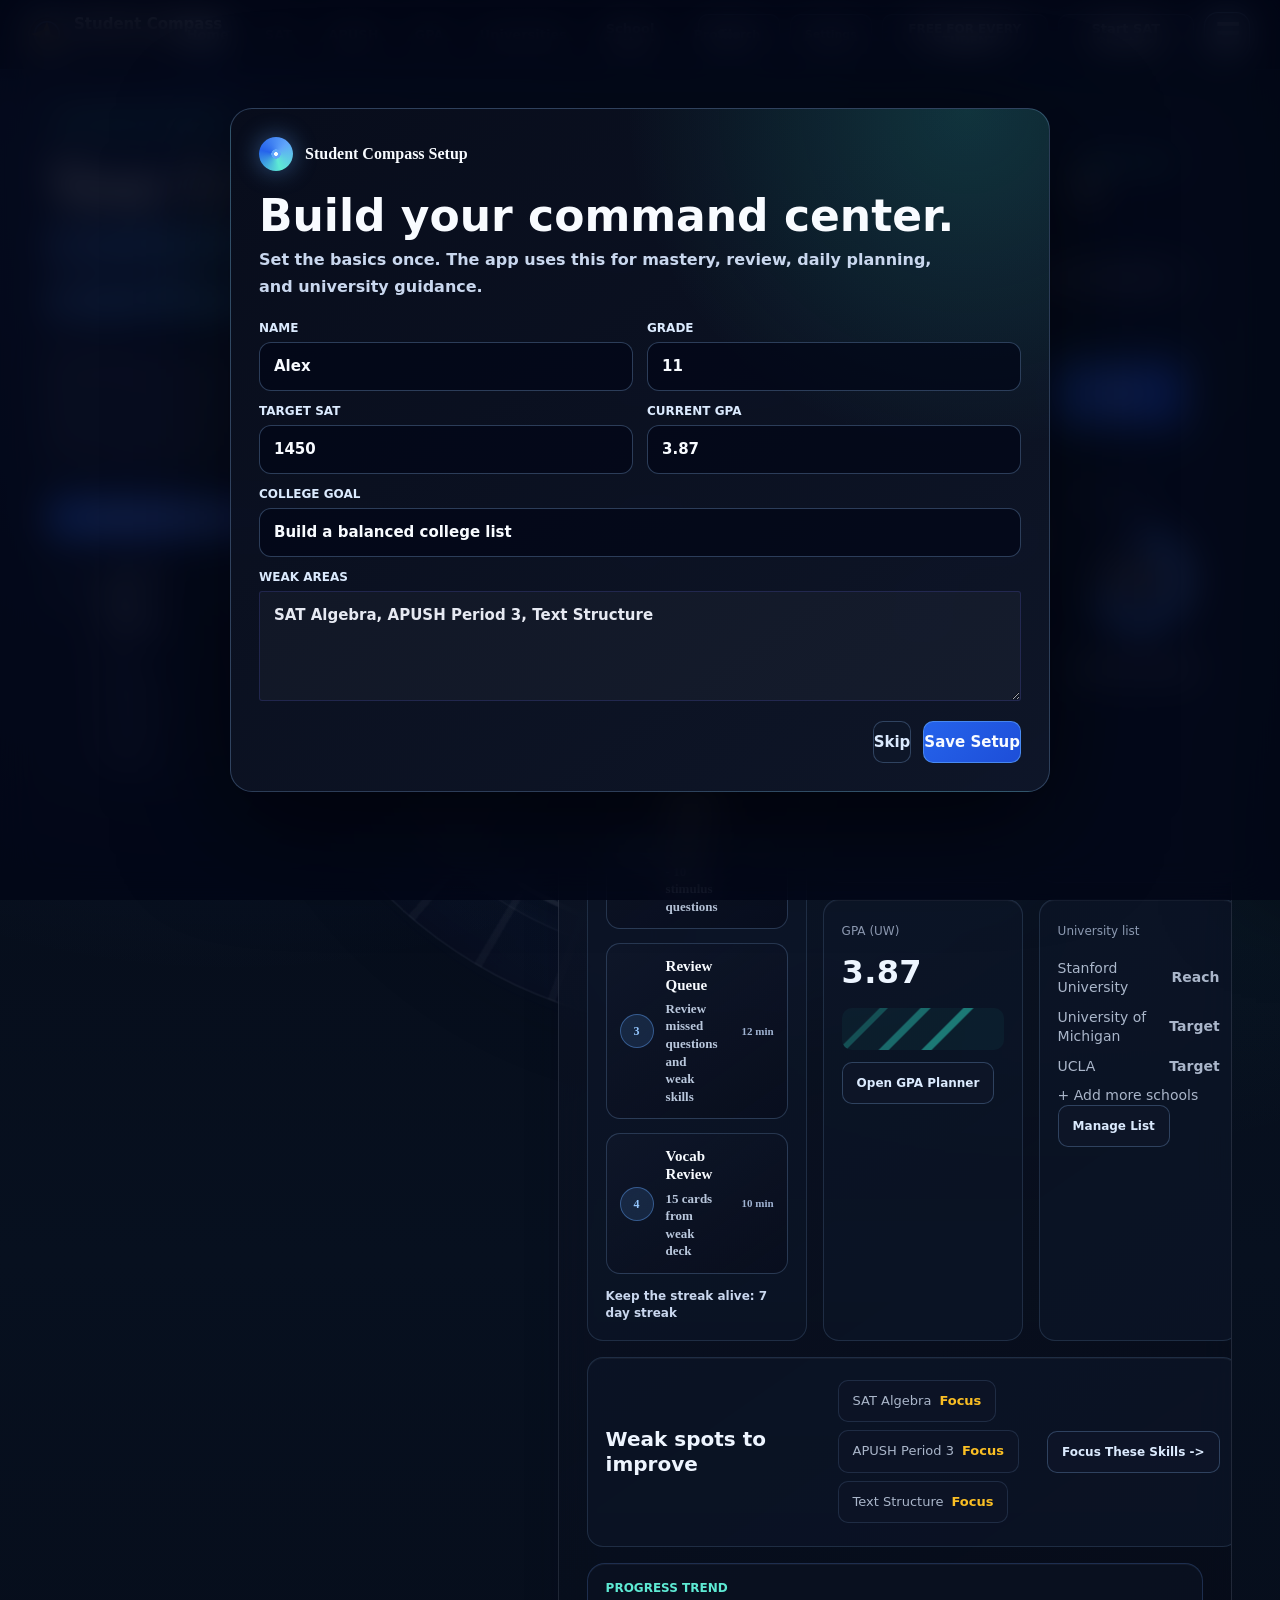
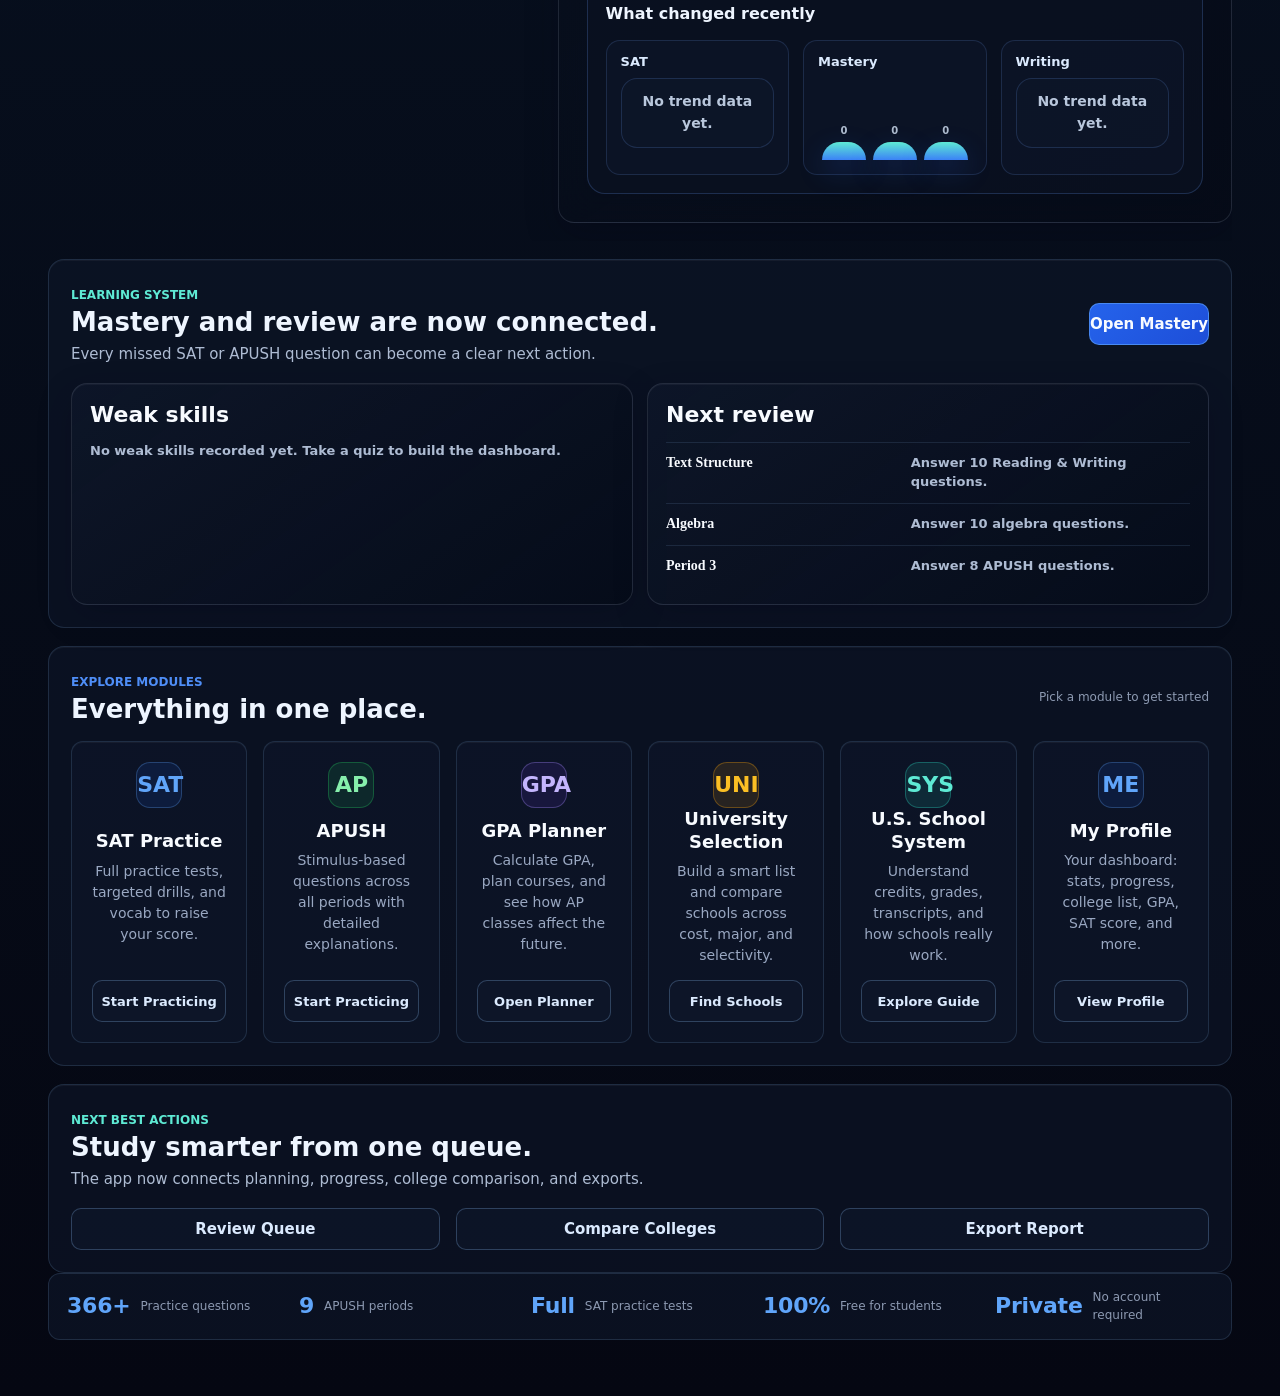
<file: index/index.html>
﻿<!DOCTYPE html>

<html lang="en">
<head>
<meta content="default-src 'self' 'unsafe-inline' 'unsafe-eval' data: blob: https: wss:;" http-equiv="Content-Security-Policy"/>
<meta charset="utf-8"/>
<meta content="width=device-width, initial-scale=1.0, viewport-fit=cover" name="viewport"/>
<meta content="#08070a" name="theme-color"/>
<meta content="yes" name="apple-mobile-web-app-capable"/>
<meta content="black-translucent" name="apple-mobile-web-app-status-bar-style"/>
<meta content="Student Compass" name="apple-mobile-web-app-title"/>
<meta content="Student Compass - simple SAT, APUSH, and school support for students learning the U.S. system" name="description"/>
<link href="data:image/svg+xml,%3Csvg xmlns='http://www.w3.org/2000/svg' viewBox='0 0 64 64'%3E%3Crect width='64' height='64' rx='16' fill='%23050a18'/%3E%3Ccircle cx='32' cy='32' r='23' fill='none' stroke='%233b82f6' stroke-width='3'/%3E%3Cpath d='M32 9l7 23 16 7-23 7-7 16-7-23-16-7 23-7z' fill='%23f59e0b'/%3E%3Ccircle cx='32' cy='32' r='5' fill='%23e8edf5'/%3E%3C/svg%3E" rel="icon" type="image/svg+xml"/>
<link rel="manifest" href="manifest.json"/>
<title>Student Compass</title>
<link href="https://fonts.googleapis.com/css2?family=Cinzel:wght@400;600;700&amp;family=Crimson+Text:wght@400;600&amp;display=swap" rel="stylesheet"/>
<link href="https://fonts.googleapis.com/css2?family=Playfair+Display:wght@700;900&amp;family=Source+Serif+4:ital,opsz,wght@0,8..60,300;0,8..60,400;0,8..60,600;1,8..60,400&amp;family=Crimson+Pro:ital,wght@0,400;0,600;1,400&amp;display=swap" rel="stylesheet"/>


<!-- Firebase -->
<!-- â•â•â•â•â•â•â•â•â•â•â•â•â•â•â•â•â•â•â•â•â•â•â•â•â•â•â•â•â•â•â•â•â•â•â•â•â•â•â•â•â•â•â•â•â•â•â•â•â•â•â•â•â•â•â•â•â•â•â•â•â•â•â•â•â•â• -->
<!-- BOOTCAMP THEME OVERRIDE - applied site-wide, after all base styles -->
<!-- â•â•â•â•â•â•â•â•â•â•â•â•â•â•â•â•â•â•â•â•â•â•â•â•â•â•â•â•â•â•â•â•â•â•â•â•â•â•â•â•â•â•â•â•â•â•â•â•â•â•â•â•â•â•â•â•â•â•â•â•â•â•â•â•â•â• -->
<link href="https://fonts.googleapis.com" rel="preconnect"/>
<link crossorigin="" href="https://fonts.gstatic.com" rel="preconnect"/>
<link href="https://fonts.googleapis.com/css2?family=JetBrains+Mono:wght@400;500;700&amp;family=Playfair+Display:ital,wght@0,700;0,900;1,700;1,900&amp;family=Source+Serif+4:ital,opsz,wght@0,8..60,400;0,8..60,600;1,8..60,400&amp;display=swap" rel="stylesheet"/>
<link rel="stylesheet" href="css/styles.css"/>
</head>
<body>
<!-- CSS-only wave lines background -->

<div aria-hidden="true" class="pro-ambient-compass">
<div class="pro-compass-stage">
<div class="pro-compass-disc">
<svg class="pro-compass-svg" fill="none" viewbox="0 0 400 400">
<circle cx="200" cy="200" r="154" stroke="rgba(190,206,255,.26)" stroke-width="1.4"></circle>
<circle cx="200" cy="200" r="118" stroke="rgba(109,93,252,.24)" stroke-width="1"></circle>
<g stroke="rgba(142,171,255,.34)" stroke-linecap="round" stroke-width="2">
<path d="M200 35v38M200 327v38M35 200h38M327 200h38"></path>
<path d="M84 84l27 27M289 289l27 27M316 84l-27 27M111 289l-27 27" opacity=".62"></path>
</g>
<path d="M200 78l22 97 96 25-96 25-22 97-22-97-96-25 96-25 22-97Z" fill="url(#needleGlow)" stroke="rgba(226,235,255,.35)" stroke-width="1.2"></path>
<circle cx="200" cy="200" fill="rgba(5,7,19,.82)" r="18" stroke="rgba(226,235,255,.32)"></circle>
<text fill="rgba(226,235,255,.62)" font-family="Georgia" font-size="18" text-anchor="middle" x="200" y="62">N</text>
<text fill="rgba(226,235,255,.36)" font-family="Georgia" font-size="14" text-anchor="middle" x="200" y="352">S</text>
<text fill="rgba(226,235,255,.36)" font-family="Georgia" font-size="14" text-anchor="middle" x="52" y="206">W</text>
<text fill="rgba(226,235,255,.36)" font-family="Georgia" font-size="14" text-anchor="middle" x="348" y="206">E</text>
<defs>
<lineargradient gradientunits="userSpaceOnUse" id="needleGlow" x1="100" x2="310" y1="92" y2="312">
<stop stop-color="#dce9ff" stop-opacity=".86"></stop>
<stop offset=".38" stop-color="#3b82f6" stop-opacity=".54"></stop>
<stop offset="1" stop-color="#6d5dfc" stop-opacity=".58"></stop>
</lineargradient>
</defs>
</svg>
<div aria-hidden="true" class="pro-compass-core"></div>
<div class="pro-compass-shine"></div>
</div>
</div>
</div>


<div id="app">
<div id="install-banner">
<p><strong>Install Student Compass</strong><br/>Add to your home screen</p>
<div class="install-actions">
<button class="btn-install" onclick="doInstall()">Install</button>
<button class="btn-dismiss" onclick="dismissInstall()">X</button>
</div>
</div>
<header>
<div class="logo" onclick="goHome()" style="cursor:pointer">
<img alt="" aria-hidden="true" class="logo-mark" src="data:image/svg+xml,%3Csvg xmlns='http://www.w3.org/2000/svg' viewBox='0 0 64 64'%3E%3Crect width='64' height='64' rx='16' fill='%23050a18'/%3E%3Ccircle cx='32' cy='32' r='23' fill='none' stroke='%233b82f6' stroke-width='3'/%3E%3Cpath d='M32 9l7 23 16 7-23 7-7 16-7-23-16-7 23-7z' fill='%23f59e0b'/%3E%3Ccircle cx='32' cy='32' r='5' fill='%23e8edf5'/%3E%3C/svg%3E"/>
<div>
<div class="logo-name">Student Compass</div>
<div class="logo-sub">SAT - AP - College Guide</div>
</div>
</div>
<nav class="top-main-nav" aria-label="Main sections">
<button class="top-nav-link active" id="top-nav-home" onclick="goHome();closeMenu()">Home</button>
<button class="top-nav-link" id="top-nav-sat" onclick="showSAT();closeMenu()">SAT</button>
<button class="top-nav-link" id="top-nav-apush" onclick="show('s-start');setNav('nav-quiz');closeMenu()">APUSH</button>
<button class="top-nav-link" id="top-nav-gpa" onclick="openToolPage('s-gpa','nav-gpa');closeMenu()">GPA</button>
<button class="top-nav-link" id="top-nav-college" onclick="showCollegeFit();closeMenu()">Universities</button>
<button class="top-nav-link" id="top-nav-school" onclick="openToolPage('s-school','nav-school');closeMenu()">School System</button>
<button class="top-nav-link" id="top-nav-profile" onclick="showProgressCenter();closeMenu()">Profile</button>
</nav>
<div style="display:flex;align-items:center;gap:10px">
<button class="nav-btn top-free-pill" onclick="showPurpose();closeMenu()" style="display:inline-flex;align-items:center;gap:6px" title="Free for every student"><span>FREE FOR EVERY STUDENT</span></button>
<button class="nav-btn top-sat-cta" onclick="showSAT();closeMenu()" style="display:inline-flex;align-items:center;gap:6px" title="Start SAT Practice"><span>Start SAT Practice</span></button>
<button aria-label="Menu" class="hamburger menu-visible-icon" id="hamburger-btn" onclick="toggleMenu()">
<span></span><span></span><span></span></button>
</div>
</header>
<div aria-live="polite" id="tool-page-root"></div>
<!-- Slide-out drawer -->
<div class="drawer-overlay" id="drawer-overlay" onclick="closeMenu()"></div>
<nav class="drawer" id="nav-drawer">
<div class="drawer-header">
<img alt="" aria-hidden="true" class="logo-mark" src="data:image/svg+xml,%3Csvg xmlns='http://www.w3.org/2000/svg' viewBox='0 0 64 64'%3E%3Crect width='64' height='64' rx='16' fill='%23050a18'/%3E%3Ccircle cx='32' cy='32' r='23' fill='none' stroke='%233b82f6' stroke-width='3'/%3E%3Cpath d='M32 9l7 23 16 7-23 7-7 16-7-23-16-7 23-7z' fill='%23f59e0b'/%3E%3Ccircle cx='32' cy='32' r='5' fill='%23e8edf5'/%3E%3C/svg%3E"/>
<span class="logo-name" style="font-size:15px">Student Compass</span>
<button class="drawer-close" onclick="closeMenu()">X</button>
</div>
<div class="drawer-links">
<div class="drawer-section-label">Main</div>
<button class="drawer-btn active" id="nav-landing" onclick="goHome();closeMenu()">Home</button>
<button class="drawer-btn" id="nav-purpose" onclick="showPurpose();closeMenu()">Purpose</button>
<button class="drawer-btn" id="nav-feedback" onclick="showFeedback();closeMenu()">Comments &amp; Feedback</button>
<div class="drawer-section-label">How America Works</div>
<button class="drawer-btn" id="nav-school" onclick="openToolPage('s-school','nav-school');closeMenu()">School System</button>
<button class="drawer-btn" id="nav-gpa" onclick="openToolPage('s-gpa','nav-gpa');closeMenu()">GPA &amp; Courses</button>
<button class="drawer-btn" id="nav-college" onclick="openToolPage('s-college','nav-college');closeMenu()">University Selection</button>
<div class="drawer-section-label">SAT Practice</div>
<button class="drawer-btn" id="nav-sat" onclick="showSAT();closeMenu()">SAT Practice</button>
<button class="drawer-btn sub-item" id="nav-pt" onclick="showSATTab('pt');show('s-sat');setNav('nav-pt');closeMenu()">Practice Test</button>
<button class="drawer-btn sub-item" id="nav-drills" onclick="showSATTab('drills');show('s-sat');setNav('nav-drills');closeMenu()">Strategy Drills</button>
<button class="drawer-btn sub-item" id="nav-fc" onclick="openToolPage('s-fc','nav-fc');closeMenu()">Vocabulary</button>
<div class="drawer-section-label">APUSH Practice</div>
<button class="drawer-btn" id="nav-quiz" onclick="show('s-start');setNav('nav-quiz');closeMenu()">APUSH Practice</button>
<button class="drawer-btn sub-item" id="nav-timeline" onclick="showTimeline();closeMenu()">Timeline</button>
<button class="drawer-btn sub-item" id="nav-writing" onclick="show('s-writing');setNav('nav-writing');closeMenu()">Writing Practice</button>
<div class="drawer-section-label">Progress</div>
<button class="drawer-btn" id="nav-profile" onclick="showProfile();closeMenu()">Profile Dashboard</button>
<button class="drawer-btn" id="nav-ach" onclick="showAchievements();closeMenu()">Achievements</button>
</div>
</nav>
<!-- START -->
<!-- LANDING PAGE -->
<div class="sec on" id="s-landing">
<!-- HERO â”€â”€â”€â”€â”€â”€â”€â”€â”€â”€â”€â”€â”€â”€â”€â”€â”€â”€â”€â”€â”€â”€â”€â”€â”€â”€â”€â”€â”€â”€â”€â”€â”€â”€â”€â”€â”€â”€â”€â”€â”€â”€â”€â”€â”€ -->
<section class="bc-hero">
<div aria-hidden="true" class="bc-grid-bg"></div>
<div class="bc-hero-grid" style="position:relative;display:grid;grid-template-columns:1fr;gap:48px;align-items:start">
<div>
<!-- 3D Compass -->
<div style="display:flex;justify-content:flex-start;margin-bottom:28px;animation:revealUp .5s ease both">
<div class="compass-wrap">
<svg class="compass-ring" height="180" viewbox="0 0 160 160" width="180">
<circle cx="80" cy="80" fill="none" r="76" stroke="rgba(59,130,246,.45)" stroke-width="2"></circle>
<circle cx="80" cy="80" fill="rgba(59,130,246,.04)" r="70" stroke="rgba(59,130,246,.18)" stroke-width="1"></circle>
<g stroke="rgba(59,130,246,.5)" stroke-width="1.5">
<line x1="80" x2="80" y1="6" y2="18"></line>
<line x1="80" x2="80" y1="142" y2="154"></line>
<line x1="6" x2="18" y1="80" y2="80"></line>
<line x1="142" x2="154" y1="80" y2="80"></line>
</g>
<g stroke="rgba(99,102,241,.35)" stroke-width="1">
<line transform="rotate(45 80 80)" x1="80" x2="80" y1="8" y2="14"></line>
<line transform="rotate(90 80 80)" x1="80" x2="80" y1="8" y2="14"></line>
<line transform="rotate(135 80 80)" x1="80" x2="80" y1="8" y2="14"></line>
<line transform="rotate(180 80 80)" x1="80" x2="80" y1="8" y2="14"></line>
<line transform="rotate(225 80 80)" x1="80" x2="80" y1="8" y2="14"></line>
<line transform="rotate(270 80 80)" x1="80" x2="80" y1="8" y2="14"></line>
<line transform="rotate(315 80 80)" x1="80" x2="80" y1="8" y2="14"></line>
</g>
<text fill="#3b82f6" font-family="serif" font-size="11" font-weight="700" text-anchor="middle" x="80" y="28">N</text>
<text fill="rgba(99,102,241,.7)" font-family="serif" font-size="10" text-anchor="middle" x="80" y="142">S</text>
<text fill="rgba(99,102,241,.7)" font-family="serif" font-size="10" text-anchor="middle" x="18" y="84">W</text>
<text fill="rgba(99,102,241,.7)" font-family="serif" font-size="10" text-anchor="middle" x="144" y="84">E</text>
<g class="compass-needle">
<polygon fill="#3b82f6" opacity=".95" points="80,30 84,80 80,90 76,80"></polygon>
<polygon fill="rgba(99,102,241,.85)" points="80,90 84,80 80,128 76,80"></polygon>
<circle cx="80" cy="80" fill="#08090f" r="5" stroke="rgba(59,130,246,.7)" stroke-width="1.5"></circle>
</g>
</svg>
<div class="cube-inside-compass">
<div class="cube-3d">
<div class="cube-inner">
<div class="cube-face face-front"></div>
<div class="cube-face face-back"></div>
<div class="cube-face face-left"></div>
<div class="cube-face face-right"></div>
<div class="cube-face face-top"></div>
<div class="cube-face face-bottom"></div>
</div>
</div>
</div>
</div>
</div>
<span class="bc-pill bc-pill-live">ENROLLMENT_OPEN <span style="color:rgba(230,233,242,.6)">[FREE / NO_LOGIN]</span></span>
<h1 class="bc-h1">Stop Guessing,<br/><em style="font-style:italic">Start </em><span class="bc-text-gradient" style="font-style:italic">Studying.</span></h1>
<p class="bc-lead">Student Compass is a focused operating system for the U.S. high-school path - SAT prep, APUSH mastery, GPA &amp; course planning, and the school-system guide international students actually need. Built clean. Built complete. Built today.</p>
<div class="bc-cta-row">
<button class="bc-btn bc-btn-primary" onclick="showSAT();closeMenu()">LAUNCH_SAT_ -&gt;</button>
<button class="bc-btn bc-btn-ghost" onclick="show('s-start');setNav('nav-quiz');closeMenu()">EXPLORE_APUSH_</button>
<span class="bc-label" style="padding-left:6px">FREE - IN-BROWSER - NO ACCOUNT</span>
</div>
</div>
<!-- LIVE_STACK card -->
<div class="bc-card" style="padding:24px;position:relative;max-width:520px">
<span class="bc-tick tl"></span><span class="bc-tick tr"></span>
<span class="bc-tick bl"></span><span class="bc-tick br"></span>
<div class="bc-label">LIVE_STACK</div>
<div class="bc-stack" style="margin-top:18px">
<div><span>SAT_QUESTIONS</span><span>485</span></div>
<div><span>APUSH_CARDS</span><span>300+</span></div>
<div><span>GPA_TRACKER</span><span>LIVE</span></div>
<div><span>SHIP_TIME</span><span>TODAY</span></div>
</div>
<div style="margin-top:22px;padding:16px;border:1px solid var(--border);background:rgba(255,255,255,.02);border-radius:3px">
<div class="bc-label">COURSE_THESIS</div>
<p style="font-family:'Source Serif 4',Georgia,serif;font-size:15px;line-height:1.6;color:var(--text);margin:8px 0 0">Studying isn't magic. It's a system. Compass turns scattered prep into a dependable daily loop - drills, flashcards, GPA, and the school context international students rarely get explained.
          </p>
</div>
</div>
</div>
</section>
<!-- CURRICULUM â”€â”€â”€â”€â”€â”€â”€â”€â”€â”€â”€â”€â”€â”€â”€â”€â”€â”€â”€â”€â”€â”€â”€â”€â”€â”€â”€â”€â”€â”€â”€â”€â”€â”€â”€â”€â”€â”€â”€ -->
<section class="bc-section" id="curriculum">
<div class="bc-label">|CURRICULUM_</div>
<h2 class="bc-h2" style="margin-top:8px">The <em class="bc-text-gradient" style="font-style:italic">modules</em>.</h2>
<p class="bc-lead">Every page does one job. Pick a module, run the loop, repeat tomorrow.</p>
<div style="margin-top:32px">
<div class="bc-mod-row">
<div class="bc-mod-num">M_01</div>
<div>
<h3 class="bc-mod-title">SAT Prep</h3>
<p class="bc-mod-desc">Full practice tests, timed strategy drills, and a vocab flashcard deck. Built around the digital SAT format.</p>
</div>
<button class="bc-btn bc-btn-ghost" onclick="showSAT();closeMenu()">OPEN_</button>
</div>
<div class="bc-mod-row">
<div class="bc-mod-num">M_02</div>
<div>
<h3 class="bc-mod-title">APUSH Practice</h3>
<p class="bc-mod-desc">Stimulus-based questions across all 9 periods with detailed explanations for every answer.</p>
</div>
<button class="bc-btn bc-btn-ghost" onclick="show('s-start');setNav('nav-quiz');closeMenu()">OPEN_</button>
</div>
<div class="bc-mod-row">
<div class="bc-mod-num">M_03</div>
<div>
<h3 class="bc-mod-title">Vocabulary Flashcards</h3>
<p class="bc-mod-desc">A focused deck of high-yield SAT vocabulary. Flip, mark known, repeat.</p>
</div>
<button class="bc-btn bc-btn-ghost" onclick="openToolPage('s-fc','nav-fc');closeMenu()">OPEN_</button>
</div>
<div class="bc-mod-row">
<div class="bc-mod-num">M_04</div>
<div>
<h3 class="bc-mod-title">GPA &amp; Course Planner</h3>
<p class="bc-mod-desc">Calculate weighted/unweighted GPA, plan a balanced courseload, see how AP classes compound.</p>
</div>
<button class="bc-btn bc-btn-ghost" onclick="openToolPage('s-gpa','nav-gpa');closeMenu()">OPEN_</button>
</div>
<div class="bc-mod-row">
<div class="bc-mod-num">M_05</div>
<div>
<h3 class="bc-mod-title">U.S. School System Guide</h3>
<p class="bc-mod-desc">The orientation international students actually need - credits, transcripts, counselors, college list.</p>
</div>
<button class="bc-btn bc-btn-ghost" onclick="openToolPage('s-school','nav-school');closeMenu()">OPEN_</button>
</div>
<div class="bc-mod-row">
<div class="bc-mod-num">M_06</div>
<div>
<h3 class="bc-mod-title">University Selection</h3>
<p class="bc-mod-desc">Build a smart university list, learn what admissions readers value, and search U.S. schools by fit, cost, selectivity, and academic strengths.</p>
</div>
<button class="bc-btn bc-btn-ghost" onclick="openToolPage('s-college','nav-college');closeMenu()">OPEN_</button>
</div>
<div class="bc-mod-row">
<div class="bc-mod-num">M_07</div>
<div>
<h3 class="bc-mod-title">Student Profile</h3>
<p class="bc-mod-desc">One dashboard for your name, picture, college list, GPA, SAT score, and question accuracy across the app.</p>
</div>
<button class="bc-btn bc-btn-ghost" onclick="showProfile();closeMenu()">OPEN_</button>
</div>
</div>
</section>
<!-- FEATURES â”€â”€â”€â”€â”€â”€â”€â”€â”€â”€â”€â”€â”€â”€â”€â”€â”€â”€â”€â”€â”€â”€â”€â”€â”€â”€â”€â”€â”€â”€â”€â”€â”€â”€â”€â”€â”€â”€â”€â”€â”€â”€ -->
<section class="bc-section" id="features">
<div class="bc-label">|WHY_</div>
<h2 class="bc-h2" style="margin-top:8px">Built like a <em class="bc-text-gradient" style="font-style:italic">tool</em>, not a textbook.</h2>
<div class="bc-feat-grid">
<div class="bc-feat">
<div class="bc-feat-icon"></div>
<h3>Always know the next step</h3>
<p>Every module surfaces the most useful action. No infinite syllabi, no scrolling to find what to do.</p>
</div>
<div class="bc-feat">
<div class="bc-feat-icon"></div>
<h3>Drill, don't graze</h3>
<p>Short, focused practice sets that actually move the needle on SAT and APUSH scores.</p>
</div>
<div class="bc-feat">
<div class="bc-feat-icon"></div>
<h3>For international students</h3>
<p>The American school system explained without assumptions - credits, GPA, transcripts, college path.</p>
</div>
<div class="bc-feat">
<div class="bc-feat-icon"></div>
<h3>No login required</h3>
<p>Open the page. Use the tool. Progress saves locally. Free forever, works offline.</p>
</div>
</div>
</section>
<!-- RESULTS â”€â”€â”€â”€â”€â”€â”€â”€â”€â”€â”€â”€â”€â”€â”€â”€â”€â”€â”€â”€â”€â”€â”€â”€â”€â”€â”€â”€â”€â”€â”€â”€â”€â”€â”€â”€â”€â”€â”€â”€â”€â”€â”€ -->
<section class="bc-section" id="results">
<div class="bc-label">|SYSTEM_METRICS_</div>
<h2 class="bc-h2" style="margin-top:8px">What's inside the <em class="bc-text-gradient" style="font-style:italic">Compass.</em></h2>
<p class="bc-lead">Built to cover everything a high-school student navigating the U.S. system actually needs - without any filler.</p>
<div class="bc-stats-grid">
<div class="bc-stat-cell"><div class="bc-stat-num bc-text-gradient">366+</div><div class="bc-label" style="margin-top:12px">APUSH_QUESTIONS</div><p style="font-family:'Source Serif 4',Georgia,serif;font-size:14px;color:var(--muted);margin-top:4px">Across all 9 periods</p></div>
<div class="bc-stat-cell"><div class="bc-stat-num bc-text-gradient">209</div><div class="bc-label" style="margin-top:12px">VOCAB_CARDS</div><p style="font-family:'Source Serif 4',Georgia,serif;font-size:14px;color:var(--muted);margin-top:4px">SAT words + word roots</p></div>
<div class="bc-stat-cell"><div class="bc-stat-num bc-text-gradient">90+</div><div class="bc-label" style="margin-top:12px">ACHIEVEMENTS</div><p style="font-family:'Source Serif 4',Georgia,serif;font-size:14px;color:var(--muted);margin-top:4px">Milestone unlocks</p></div>
<div class="bc-stat-cell"><div class="bc-stat-num bc-text-gradient">4</div><div class="bc-label" style="margin-top:12px">STUDY_MODULES</div><p style="font-family:'Source Serif 4',Georgia,serif;font-size:14px;color:var(--muted);margin-top:4px">Complete tools</p></div>
</div>
<div class="bc-outcomes-grid">
<div class="bc-card bc-outcome-card">
<span class="bc-tick bc-tl"></span><span class="bc-tick bc-br"></span>
<div class="bc-outcome-top"><span class="bc-outcome-num bc-text-gradient">94%</span><div><div class="bc-label">Coverage</div><div class="bc-label" style="margin-top:2px">SAT_PREP</div></div></div>
<p style="font-family:'Source Serif 4',Georgia,serif;font-size:14px;color:var(--muted);line-height:1.6;margin-top:16px">Questions span every tested SAT domain: vocabulary, grammar, evidence, rhetoric, algebra, advanced math, geometry, and data analysis.</p>
</div>
<div class="bc-card bc-outcome-card">
<span class="bc-tick bc-tl"></span><span class="bc-tick bc-br"></span>
<div class="bc-outcome-top"><span class="bc-outcome-num bc-text-gradient">9/9</span><div><div class="bc-label">Periods</div><div class="bc-label" style="margin-top:2px">APUSH_DEPTH</div></div></div>
<p style="font-family:'Source Serif 4',Georgia,serif;font-size:14px;color:var(--muted);line-height:1.6;margin-top:16px">Full coverage from Period 1 (1491-1607) through Period 9 (1980-present) with stimulus-based questions and detailed explanations.</p>
</div>
<div class="bc-card bc-outcome-card">
<span class="bc-tick bc-tl"></span><span class="bc-tick bc-br"></span>
<div class="bc-outcome-top"><span class="bc-outcome-num bc-text-gradient">100%</span><div><div class="bc-label">Free</div><div class="bc-label" style="margin-top:2px">ZERO_COST</div></div></div>
<p style="font-family:'Source Serif 4',Georgia,serif;font-size:14px;color:var(--muted);line-height:1.6;margin-top:16px">No account. No paywall. No ads. Progress saves locally in your browser. Optional sign-in syncs across devices.</p>
</div>
</div>
</section>
<!-- HOW IT WORKS â”€â”€â”€â”€â”€â”€â”€â”€â”€â”€â”€â”€â”€â”€â”€â”€â”€â”€â”€â”€â”€â”€â”€â”€â”€â”€â”€â”€â”€â”€â”€â”€â”€â”€â”€â”€â”€â”€â”€ -->
<section class="bc-section" id="hiw">
<div class="bc-label">|RUN_LOOP_</div>
<h2 class="bc-h2" style="margin-top:8px">Three steps to get moving.</h2>
<div class="bc-hiw-grid" style="margin-top:40px">
<div class="bc-card bc-hiw-card">
<span class="bc-tick bc-tl"></span><span class="bc-tick bc-br"></span>
<div class="bc-mod-num">01</div>
<h3 style="font-family:'Playfair Display',Georgia,serif;font-size:22px;font-weight:800;margin:16px 0 0">Open the Compass</h3>
<p style="font-family:'Source Serif 4',Georgia,serif;color:var(--muted);font-size:15px;line-height:1.6;margin:12px 0 0">No signup. The full app loads in your browser - quizzes, flashcards, GPA, school guide.</p>
</div>
<div class="bc-card bc-hiw-card">
<span class="bc-tick bc-tl"></span><span class="bc-tick bc-br"></span>
<div class="bc-mod-num">02</div>
<h3 style="font-family:'Playfair Display',Georgia,serif;font-size:22px;font-weight:800;margin:16px 0 0">Pick your track</h3>
<p style="font-family:'Source Serif 4',Georgia,serif;color:var(--muted);font-size:15px;line-height:1.6;margin:12px 0 0">Jump into SAT drills, APUSH periods, GPA planning, or the U.S. school-system guide.</p>
</div>
<div class="bc-card bc-hiw-card">
<span class="bc-tick bc-tl"></span><span class="bc-tick bc-br"></span>
<div class="bc-mod-num">03</div>
<h3 style="font-family:'Playfair Display',Georgia,serif;font-size:22px;font-weight:800;margin:16px 0 0">Build the streak</h3>
<p style="font-family:'Source Serif 4',Georgia,serif;color:var(--muted);font-size:15px;line-height:1.6;margin:12px 0 0">Daily quiz loops + flashcards. Achievements track real mastery, not vanity metrics.</p>
</div>
</div>
</section>
<!-- FAQ â”€â”€â”€â”€â”€â”€â”€â”€â”€â”€â”€â”€â”€â”€â”€â”€â”€â”€â”€â”€â”€â”€â”€â”€â”€â”€â”€â”€â”€â”€â”€â”€â”€â”€â”€â”€â”€â”€â”€â”€â”€â”€â”€â”€â”€â”€â”€â”€ -->
<section class="bc-section" id="faq">
<div style="text-align:center;max-width:640px;margin:0 auto 48px">
<div class="bc-label">|FAQ_</div>
<h2 class="bc-h2" style="margin-top:8px">Common questions, <em class="bc-text-gradient" style="font-style:italic">direct answers.</em></h2>
</div>
<div class="bc-faq-wrap">
<div class="bc-faq-item"><button class="bc-faq-btn" onclick="bcToggleFaq(this)"><span style="font-family:'Playfair Display',Georgia,serif;font-size:18px;font-weight:700;line-height:1.35;text-align:left">Do I need an account to use Student Compass?</span><span class="bc-faq-plus">+</span></button><div class="bc-faq-body"><p>No. The full app works in your browser with zero sign-up. Progress, XP, and achievements are saved locally. If you create an optional account, your progress syncs across devices.</p></div></div>
<div class="bc-faq-item"><button class="bc-faq-btn" onclick="bcToggleFaq(this)"><span style="font-family:'Playfair Display',Georgia,serif;font-size:18px;font-weight:700;line-height:1.35;text-align:left">Is this actually free? What's the catch?</span><span class="bc-faq-plus">+</span></button><div class="bc-faq-body"><p>Completely free - no paywall, no ads, no data collection. It's a student-built tool. The only thing you pay is the time you put into studying.</p></div></div>
<div class="bc-faq-item"><button class="bc-faq-btn" onclick="bcToggleFaq(this)"><span style="font-family:'Playfair Display',Georgia,serif;font-size:18px;font-weight:700;line-height:1.35;text-align:left">What SAT content does the app cover?</span><span class="bc-faq-plus">+</span></button><div class="bc-faq-body"><p>The full digital SAT: Reading &amp; Writing (vocabulary in context, grammar, text structure, command of evidence, rhetorical synthesis) and Math (linear equations, advanced math, data analysis, geometry &amp; trig). 120+ drills per section plus a full adaptive practice test.</p></div></div>
<div class="bc-faq-item"><button class="bc-faq-btn" onclick="bcToggleFaq(this)"><span style="font-family:'Playfair Display',Georgia,serif;font-size:18px;font-weight:700;line-height:1.35;text-align:left">I'm an international student. Will the school system guide help me?</span><span class="bc-faq-plus">+</span></button><div class="bc-faq-body"><p>Yes - it was built specifically for students learning the U.S. system. It covers K-12 structure, class levels (Regular / Honors / AP / IB), credit systems, testing timelines, classroom culture, and what colleges actually look at.</p></div></div>
<div class="bc-faq-item"><button class="bc-faq-btn" onclick="bcToggleFaq(this)"><span style="font-family:'Playfair Display',Georgia,serif;font-size:18px;font-weight:700;line-height:1.35;text-align:left">How does the adaptive SAT practice test work?</span><span class="bc-faq-plus">+</span></button><div class="bc-faq-body"><p>Like the real digital SAT, Module 2 adapts based on your Module 1 performance. Score >=65% on Module 1 and you get a harder Module 2 with a higher score ceiling. Estimated section scores and a personalized study plan are generated at the end.</p></div></div>
<div class="bc-faq-item"><button class="bc-faq-btn" onclick="bcToggleFaq(this)"><span style="font-family:'Playfair Display',Georgia,serif;font-size:18px;font-weight:700;line-height:1.35;text-align:left">Can I use this on my phone?</span><span class="bc-faq-plus">+</span></button><div class="bc-faq-body"><p>Yes. The app is fully mobile-optimized and can be installed to your home screen as a PWA for offline use. Flashcard swipe gestures also work on touch screens.</p></div></div>
</div>
<div style="text-align:center;margin-top:48px">
<p style="font-family:'Source Serif 4',Georgia,serif;color:var(--muted);margin-bottom:24px">Still have questions? The best way to answer them is to open the app.</p>
<button class="bc-btn bc-btn-primary" onclick="showSAT();closeMenu()">LAUNCH_COMPASS_ -&gt;</button>
</div>
</section>
<!-- FINAL CTA â”€â”€â”€â”€â”€â”€â”€â”€â”€â”€â”€â”€â”€â”€â”€â”€â”€â”€â”€â”€â”€â”€â”€â”€â”€â”€â”€â”€â”€â”€â”€â”€â”€â”€â”€â”€â”€â”€â”€â”€â”€ -->
<section class="bc-section" id="run" style="text-align:center;padding:80px 0">
<div aria-hidden="true" class="bc-grid-bg"></div>
<div style="position:relative">
<div class="bc-label">|RUN_</div>
<h2 class="bc-h2" style="margin-top:14px">Start with one<br/><em class="bc-text-gradient" style="font-style:italic">clear action.</em></h2>
<p class="bc-lead" style="margin-left:auto;margin-right:auto">Open the Compass and run one quiz. That's it. The system does the rest.</p>
<div class="bc-cta-row" style="justify-content:center">
<button class="bc-btn bc-btn-primary" onclick="showSAT();closeMenu()">SAT_PREP_ -&gt;</button>
<button class="bc-btn bc-btn-ghost" onclick="show('s-start');setNav('nav-quiz');closeMenu()">APUSH_</button>
<button class="bc-btn bc-btn-ghost" onclick="openToolPage('s-gpa','nav-gpa');closeMenu()">GPA_TOOL_</button>
</div>
</div>
</section>
</div>
<div class="sec" id="s-start">
<div class="bc-page-head">
<div aria-hidden="true" class="bc-grid-bg"></div>
<div class="bc-page-head-inner">
<div>
<span class="bc-label">|MODULE_02_ - APUSH</span>
<h1>Know Your<br/><em>History.</em></h1>
<p class="bc-page-sub">9 periods - stimulus-based questions - detailed explanations for every answer. Drill periods individually or run the full timeline.</p>
<div class="bc-page-meta">
<span class="bc-pill">9_PERIODS</span>
<span class="bc-pill">200+_QUESTIONS</span>
<span class="bc-pill">1491-&gt;PRESENT</span>
</div>
</div>
<div class="bc-mini-orb"><svg style="width:100%;height:100%;overflow:visible" viewbox="0 0 200 200" xmlns="http://www.w3.org/2000/svg"><defs><radialgradient cx="50%" cy="50%" id="bg-og-apush" r="50%"><stop offset="0%" stop-color="rgba(59,130,246,1)" stop-opacity="0.22"></stop><stop offset="100%" stop-color="transparent"></stop></radialgradient><radialgradient cx="32%" cy="28%" id="gl-og-apush" r="72%"><stop offset="0%" stop-color="rgba(59,130,246,1)" stop-opacity="0.14"></stop><stop offset="100%" stop-color="rgba(4,7,18,0.97)"></stop></radialgradient></defs><circle cx="100" cy="100" fill="url(#bg-og-apush)" r="94"></circle><circle cx="100" cy="100" fill="url(#gl-og-apush)" r="90" stroke="rgba(59,130,246,1)" stroke-opacity="0.35" stroke-width="1.5"></circle><ellipse cx="76" cy="60" fill="rgba(255,255,255,0.04)" rx="40" ry="22" transform="rotate(-18 76 60)"></ellipse><ellipse cx="102" cy="162" fill="rgba(0,0,0,0.38)" rx="52" ry="9"></ellipse><path d="M97,48 Q68,43 44,58 L44,152 Q68,146 97,150Z" fill="rgba(25,50,130,0.55)" stroke="rgba(59,130,246,0.45)" stroke-width="1.2"></path><path d="M103,48 Q132,43 156,58 L156,152 Q132,146 103,150Z" fill="rgba(59,130,246,0.13)" stroke="rgba(59,130,246,0.5)" stroke-width="1.2"></path><rect fill="rgba(147,197,253,0.82)" height="104" rx="3" stroke="rgba(255,255,255,0.18)" stroke-width="0.5" width="12" x="94" y="46"></rect><rect fill="rgba(255,255,255,0.28)" height="104" rx="2" width="4" x="95" y="46"></rect><line stroke="rgba(147,197,253,0.6)" stroke-linecap="round" stroke-width="2.2" x1="56" x2="88" y1="76" y2="76"></line><line stroke="rgba(147,197,253,0.38)" stroke-linecap="round" stroke-width="1.5" x1="56" x2="88" y1="91" y2="91"></line><line stroke="rgba(147,197,253,0.38)" stroke-linecap="round" stroke-width="1.5" x1="56" x2="88" y1="106" y2="106"></line><line stroke="rgba(147,197,253,0.22)" stroke-linecap="round" stroke-width="1.2" x1="56" x2="76" y1="121" y2="121"></line><line stroke="rgba(147,197,253,0.6)" stroke-linecap="round" stroke-width="2.2" x1="112" x2="144" y1="76" y2="76"></line><line stroke="rgba(147,197,253,0.38)" stroke-linecap="round" stroke-width="1.5" x1="112" x2="144" y1="91" y2="91"></line><line stroke="rgba(147,197,253,0.38)" stroke-linecap="round" stroke-width="1.5" x1="112" x2="144" y1="106" y2="106"></line><line stroke="rgba(147,197,253,0.22)" stroke-linecap="round" stroke-width="1.2" x1="112" x2="132" y1="121" y2="121"></line><path d="M44,58 Q68,51 97,48 Q103,47 103,48 Q132,43 156,58" fill="none" stroke="rgba(147,197,253,0.7)" stroke-width="2.2"></path></svg></div>
</div>
</div>
<!-- Quick stats bar -->
<div style="display:grid;grid-template-columns:repeat(3,1fr);gap:10px;margin-bottom:18px">
<div style="text-align:center;padding:14px;background:rgba(255,255,255,.03);border:1px solid rgba(59,130,246,.14);border-radius:10px;animation:revealUp .6s ease both">
<div style="font-family:'Playfair Display',serif;font-size:26px;font-weight:900;color:var(--purple)">9</div>
<div style="font-size:12px;color:var(--muted);letter-spacing:1px;text-transform:uppercase;margin-top:2px">Periods</div>
</div>
<div style="text-align:center;padding:14px;background:rgba(255,255,255,.03);border:1px solid rgba(59,130,246,.14);border-radius:10px;animation:revealUp .6s .1s ease both">
<div id="apush-q-count" style="font-family:'Playfair Display',serif;font-size:26px;font-weight:900;color:var(--purple)">200+</div>
<div style="font-size:12px;color:var(--muted);letter-spacing:1px;text-transform:uppercase;margin-top:2px">Questions</div>
</div>
<div style="text-align:center;padding:14px;background:rgba(255,255,255,.03);border:1px solid rgba(59,130,246,.14);border-radius:10px;animation:revealUp .6s .2s ease both">
<div style="font-family:'Playfair Display',serif;font-size:26px;font-weight:900;color:var(--purple)">1491</div>
<div style="font-size:12px;color:var(--muted);letter-spacing:1px;text-transform:uppercase;margin-top:2px">to Present</div>
</div>
</div>
<!-- Visual era timeline -->
<div class="card reveal" style="margin-bottom:14px">
<div class="card-title">American History at a Glance</div>
<div style="position:relative;height:44px;background:rgba(255,255,255,.02);border-radius:8px;overflow:hidden;margin-bottom:8px">
<div style="position:absolute;left:0;top:0;bottom:0;width:11%;background:rgba(99,102,241,.35);border-right:1px solid rgba(99,102,241,.5);display:flex;align-items:center;justify-content:center;font-size:10px;color:#a78bfa;font-weight:700">P1-2</div>
<div style="position:absolute;left:11%;top:0;bottom:0;width:14%;background:rgba(59,130,246,.25);border-right:1px solid rgba(59,130,246,.4);display:flex;align-items:center;justify-content:center;font-size:10px;color:var(--purple);font-weight:700">P3-4</div>
<div style="position:absolute;left:25%;top:0;bottom:0;width:16%;background:rgba(79,70,229,.3);border-right:1px solid rgba(79,70,229,.5);display:flex;align-items:center;justify-content:center;font-size:10px;color:#a78bfa;font-weight:700">P5</div>
<div style="position:absolute;left:41%;top:0;bottom:0;width:18%;background:rgba(59,130,246,.2);border-right:1px solid rgba(59,130,246,.35);display:flex;align-items:center;justify-content:center;font-size:10px;color:var(--purple);font-weight:700">P6-7</div>
<div style="position:absolute;left:59%;top:0;bottom:0;width:41%;background:rgba(99,102,241,.2);display:flex;align-items:center;justify-content:center;font-size:10px;color:#a78bfa;font-weight:700">P8-9 (Modern)</div>
</div>
<div style="display:flex;justify-content:space-between;font-size:11px;color:var(--muted)">
<span>1491</span><span>1607</span><span>1754</span><span>1865</span><span>1945</span><span>Present</span>
</div>
</div>
<div class="card">
<div class="card-title">Choose Period</div>
<div class="period-grid">
<button class="p-btn all-btn sel" data-period="all" onclick="selectPeriod(this)">  All Periods</button>
<button class="p-btn" data-period="1" onclick="selectPeriod(this)">Period 1<br/><span style="font-size:13px;color:var(--muted)">1491-1607</span></button>
<button class="p-btn" data-period="2" onclick="selectPeriod(this)">Period 2<br/><span style="font-size:13px;color:var(--muted)">1607-1754</span></button>
<button class="p-btn" data-period="3" onclick="selectPeriod(this)">Period 3<br/><span style="font-size:13px;color:var(--muted)">1754-1800</span></button>
<button class="p-btn" data-period="4" onclick="selectPeriod(this)">Period 4<br/><span style="font-size:13px;color:var(--muted)">1800-1848</span></button>
<button class="p-btn" data-period="5" onclick="selectPeriod(this)">Period 5<br/><span style="font-size:13px;color:var(--muted)">1844-1877</span></button>
<button class="p-btn" data-period="6" onclick="selectPeriod(this)">Period 6<br/><span style="font-size:13px;color:var(--muted)">1865-1898</span></button>
<button class="p-btn" data-period="7" onclick="selectPeriod(this)">Period 7<br/><span style="font-size:13px;color:var(--muted)">1890-1945</span></button>
<button class="p-btn" data-period="8" onclick="selectPeriod(this)">Period 8<br/><span style="font-size:13px;color:var(--muted)">1945-1980</span></button>
<button class="p-btn" data-period="9" onclick="selectPeriod(this)">Period 9<br/><span style="font-size:13px;color:var(--muted)">1980-Present</span></button>
</div>
<p class="period-hint" id="period-hint">All 100 questions available</p>
</div>
<div class="card">
<div class="card-title">Number of Questions</div>
<div style="text-align:center;margin-bottom:6px">
<span class="count-num" id="count-display">10</span>
</div>
<div class="slider-wrap">
<input id="count-slider" max="20" min="1" oninput="updateSlider(this)" style="width:100%" type="range" value="10"/>
<div class="count-labels"><span>1</span><span>20</span></div>
</div>
<p class="avail-note" id="avail-note"></p>
</div>
<div class="start-wrap">
<button class="btn" id="start-btn" onclick="startQuiz()">Begin Quiz -></button>
</div>
<div style="text-align:center;padding-bottom:28px">
<button class="btn-outline" onclick="show('s-writing');setNav('nav-writing')" style="font-size:14px;padding:10px 22px;width:auto">âœï¸ Writing Practice (DBQ · SAQ · LEQ) -></button>
</div>
</div>
<!-- QUIZ -->
<div class="sec" id="s-quiz" style="padding-top:26px">
<div class="card">
<div class="prog-row">
<span class="prog-lbl" id="q-lbl">Question 1 of 10</span>
<div class="test-top-actions">
<span class="score-pill" id="q-score">Score: 0</span>
<button class="test-exit-btn" onclick="exitCurrentTest('apush')">Exit</button>
</div>
</div>
<div class="prog-bar"><div class="prog-fill" id="q-bar" style="width:0%"></div></div>
<div class="q-streak-bar" id="q-streak-bar" style="display:none">
<span class="q-streak-flame"></span>
<span id="q-streak-text"></span>
</div>
<div class="badge" id="q-period"></div>
<div id="q-stimulus" style="display:none"></div>
<div class="q-box"><p class="q-text" id="q-text"></p></div>
<div class="choices" id="q-choices"></div>
<div class="expl" id="q-expl" style="display:none"></div>
<button class="btn full" id="q-next" onclick="nextQ()" style="display:none">Next -&gt;</button>
</div>
</div>
<!-- RESULTS -->
<div class="sec" id="s-results" style="padding-top:26px">
<div class="card" style="text-align:center">
<div class="r-score" id="r-score"></div>
<div class="r-grade" id="r-grade"></div>
<p class="r-msg" id="r-msg"></p>
<div id="r-xp-earned" style="font-size:15px;color:var(--muted);margin-bottom:5px"></div>
<div class="r-xp-bar-wrap"><div class="r-xp-bar" id="r-xp-bar" style="width:0%"></div></div>
<div class="r-xp-label" id="r-xp-label"></div>
</div>
<div class="card" id="sr-timechart" style="display:none">
<div class="card-title"> Time Per Question</div>
<div class="time-chart" id="sr-chart-bars"></div>
<div class="time-chart-labels" id="sr-chart-labels"></div>
<div style="display:flex;gap:16px;margin-top:8px;font-size:13px;color:var(--muted)">
<span><span style="display:inline-block;width:10px;height:10px;border-radius:2px;background:#4ade80;margin-right:4px"></span>Ideal pace</span>
<span><span style="display:inline-block;width:10px;height:10px;border-radius:2px;background:#a78bfa;margin-right:4px"></span>Slightly off</span>
<span><span style="display:inline-block;width:10px;height:10px;border-radius:2px;background:#f87171;margin-right:4px"></span>Too slow/fast</span>
</div>
</div>
<div class="card">
<div class="rev-hdr">Answer Review</div>
<div id="r-review"></div>
<div class="result-actions">
<button class="btn-outline" onclick="startQuiz()">Same Settings</button>
<button class="btn full" onclick="goHome()" style="flex:1">New Setup</button>
</div>
</div>
</div>
<!-- ACHIEVEMENTS -->
<div class="sec" id="s-profile" style="padding-top:0">
<div class="profile-shell">
<section class="profile-hero">
<div>
<span class="bc-label">|PROFILE_ - ALL INFORMATION</span>
<h1>Your student<br/><em>dashboard.</em></h1>
<p class="bc-page-sub">Name, profile picture, college list, GPA, SAT score, and question performance together on one page.</p>
<div class="bc-page-meta">
<span class="bc-pill">LOCAL_PROFILE</span>
<span class="bc-pill">COLLEGE_LIST</span>
<span class="bc-pill">ACADEMIC_SNAPSHOT</span>
</div>
</div>
<div class="profile-card">
<div class="profile-editor">
<div class="profile-avatar" id="profile-avatar-preview">SC</div>
<div>
<label class="profile-muted" for="profile-name-input">Display name</label>
<input class="profile-input" id="profile-name-input" oninput="profileSaveName(this.value)" placeholder="Your name"/>
<div class="profile-actions">
<button class="profile-chip-btn" onclick="profileSetPreset('Scholar')">Scholar</button>
<button class="profile-chip-btn" onclick="profileSetPreset('Compass')">Compass</button>
<button class="profile-chip-btn" onclick="profileSetPreset('Senior')">Senior</button>
</div>
<div style="margin-top:11px">
<input accept="image/*" class="profile-file" id="profile-picture-input" onchange="profileUploadPicture(this)" type="file"/>
</div>
</div>
</div>
</div>
</section>
<section class="profile-card wide">
<div class="profile-title">At-a-glance</div>
<div class="profile-stat-grid">
<div class="profile-stat"><b id="profile-gpa-main">-</b><span>Weighted GPA</span><p id="profile-gpa-sub">Use the GPA calculator to save your latest GPA.</p></div>
<div class="profile-stat"><b id="profile-sat-main">-</b><span>SAT Score</span><p id="profile-sat-sub">Complete a practice test or use the SAT score explorer.</p></div>
<div class="profile-stat"><b id="profile-grade-main">-</b><span>Question Grade</span><div class="profile-meter"><div class="profile-meter-fill" id="profile-grade-fill"></div></div><p id="profile-grade-sub">Based on answered APUSH + SAT questions.</p></div>
<div class="profile-stat"><b id="profile-college-count">0</b><span>Universities Listed</span><p id="profile-college-sub">Reach, target, and likely schools from University Selection.</p></div>
</div>
</section>
<div class="profile-grid">
<section class="profile-card">
<div class="profile-title">College List</div>
<div class="profile-split" id="profile-college-summary"></div>
<div style="height:12px"></div>
<div class="profile-list" id="profile-college-list"></div>
</section>
<section class="profile-card">
<div class="profile-title">Academic Record</div>
<div class="profile-split">
<div class="profile-mini"><b id="profile-uw-gpa">-</b><span>Unweighted</span></div>
<div class="profile-mini"><b id="profile-w-gpa">-</b><span>Weighted</span></div>
<div class="profile-mini"><b id="profile-xp">0</b><span>XP</span></div>
</div>
<div style="height:14px"></div>
<div class="profile-list" id="profile-academic-notes"></div>
</section>
<section class="profile-card">
<div class="profile-title">Question Performance</div>
<div class="profile-split">
<div class="profile-mini"><b id="profile-overall-acc">-</b><span>Overall</span></div>
<div class="profile-mini"><b id="profile-apush-acc">-</b><span>APUSH</span></div>
<div class="profile-mini"><b id="profile-sat-acc">-</b><span>SAT</span></div>
</div>
<div style="height:14px"></div>
<div class="profile-list" id="profile-quiz-log"></div>
</section>
<section class="profile-card">
<div class="profile-title">Next Moves</div>
<div class="profile-list" id="profile-next-moves"></div>
</section>
</div>
</div>
</div>
<div class="sec" id="s-ach" style="padding-top:26px">
<div class="bc-page-head">
<div aria-hidden="true" class="bc-grid-bg"></div>
<div class="bc-page-head-inner">
<div>
<span class="bc-label">Achievements</span>
<h1><em>Achievements.</em></h1>
<p class="bc-page-sub">Your progress across Student Compass - XP, levels, and unlocks tracked locally.</p>
</div>
<div class="bc-mini-orb"><svg style="width:100%;height:100%;overflow:visible" viewbox="0 0 200 200" xmlns="http://www.w3.org/2000/svg"><defs><radialgradient cx="50%" cy="50%" id="bg-og-ach" r="50%"><stop offset="0%" stop-color="rgba(139,92,246,1)" stop-opacity="0.22"></stop><stop offset="100%" stop-color="transparent"></stop></radialgradient><radialgradient cx="32%" cy="28%" id="gl-og-ach" r="72%"><stop offset="0%" stop-color="rgba(139,92,246,1)" stop-opacity="0.14"></stop><stop offset="100%" stop-color="rgba(4,7,18,0.97)"></stop></radialgradient></defs><circle cx="100" cy="100" fill="url(#bg-og-ach)" r="94"></circle><circle cx="100" cy="100" fill="url(#gl-og-ach)" r="90" stroke="rgba(139,92,246,1)" stroke-opacity="0.35" stroke-width="1.5"></circle><ellipse cx="76" cy="60" fill="rgba(255,255,255,0.04)" rx="40" ry="22" transform="rotate(-18 76 60)"></ellipse><defs><lineargradient id="tg" x1="0%" x2="100%" y1="0%" y2="100%"><stop offset="0%" stop-color="rgba(216,180,254,0.92)"></stop><stop offset="50%" stop-color="rgba(139,92,246,0.78)"></stop><stop offset="100%" stop-color="rgba(76,29,149,0.88)"></stop></lineargradient></defs><ellipse cx="101" cy="173" fill="rgba(0,0,0,0.42)" rx="38" ry="7"></ellipse><path d="M60,44 Q56,78 64,110 Q74,130 100,136 Q126,130 136,110 Q144,78 140,44Z" fill="url(#tg)" stroke="rgba(216,180,254,0.5)" stroke-width="1.5"></path><path d="M71,50 Q68,76 73,98" fill="none" stroke="rgba(255,255,255,0.26)" stroke-linecap="round" stroke-width="5"></path><path d="M60,66 Q36,66 38,94 Q40,118 64,110" fill="none" stroke="rgba(196,148,255,0.72)" stroke-linecap="round" stroke-width="5"></path><path d="M140,66 Q164,66 162,94 Q160,118 136,110" fill="none" stroke="rgba(196,148,255,0.72)" stroke-linecap="round" stroke-width="5"></path><rect fill="rgba(124,58,237,0.7)" height="22" rx="2" stroke="rgba(196,148,255,0.38)" stroke-width="1" width="14" x="93" y="136"></rect><rect fill="rgba(255,255,255,0.1)" height="20" rx="1" width="4" x="94" y="137"></rect><rect fill="rgba(0,0,0,0.22)" height="12" rx="4" width="62" x="69" y="162"></rect><rect fill="rgba(124,58,237,0.52)" height="12" rx="4" stroke="rgba(196,148,255,0.65)" stroke-width="1.5" width="66" x="67" y="158"></rect><rect fill="rgba(255,255,255,0.13)" height="3" rx="1.5" width="60" x="70" y="159"></rect><polygon fill="rgba(253,224,71,0.82)" points="100,62 107,80 127,80 112,91 118,110 100,99 82,110 88,91 73,80 93,80" stroke="rgba(253,224,71,0.96)" stroke-width="0.8"></polygon><circle cx="100" cy="88" fill="rgba(253,224,71,0.35)" r="7"></circle></svg></div>
</div>
</div>
<!-- 3D animated level card -->
<div class="card" style="background:linear-gradient(135deg,rgba(79,70,229,.08),rgba(59,130,246,.06));border-color:rgba(79,70,229,.25);animation:pulse3d 4s ease-in-out infinite">
<div class="card-title" style="color:#a78bfa">Your Level</div>
<div class="level-banner">
<div class="level-icon" id="lv-icon"></div>
<div class="level-name" id="lv-name">Freshman</div>
<div class="level-xp" id="lv-xp">0 XP total</div>
<div class="lv-bar-wrap"><div class="lv-bar" id="lv-bar" style="width:0%"></div></div>
<div class="lv-next" id="lv-next"></div>
</div>
<div class="stats-grid" id="stats-grid"></div>
</div>
<div class="card">
<div class="card-title">Achievements</div>
<div id="ach-grid"></div>
</div>
</div>
<div class="sec" id="s-purpose" style="padding-top:26px">
<div class="bc-page-head">
<div aria-hidden="true" class="bc-grid-bg"></div>
<div class="bc-page-head-inner">
<div>
<span class="bc-label">Purpose</span>
<h1>Why this<br/><em>site exists.</em></h1>
<p class="bc-page-sub">Student Compass is built to help students understand school, practice for major exams, plan stronger applications, and move through the U.S. education system with less confusion.</p>
</div>
</div>
</div>
<div class="card">
<div class="card-title">The Goal</div>
<div class="purpose-grid">
<div class="purpose-note"><strong>Make school easier to understand.</strong><span>The site explains GPA, courses, school systems, university planning, SAT practice, and APUSH in one place instead of making students search across disconnected resources.</span></div>
<div class="purpose-note"><strong>Help students act, not just read.</strong><span>Practice tools, writing prompts, score tracking, and university lists are meant to turn advice into daily decisions and measurable progress.</span></div>
<div class="purpose-note"><strong>Support students starting from zero.</strong><span>A student new to the U.S. school system should be able to open the site and understand what to do next, what matters, and what questions to ask.</span></div>
</div>
</div>
<div class="card">
<div class="card-title">Leave a Recommendation or Story</div>
<p style="font-size:14px;color:var(--muted);line-height:1.65;margin-bottom:0">Share how the website helped you, what changed for you, or what you would recommend to other students. These comments save on this browser.</p>
<form class="feedback-form" onsubmit="submitPurposeComment(event)">
<input id="purpose-name" placeholder="Name or nickname"/>
<select id="purpose-type"><option>Recommendation</option><option>How it affected me</option><option>Student story</option></select>
<textarea id="purpose-message" placeholder="Write your comment..."></textarea>
<button class="btn full" type="submit">Submit Comment</button>
</form>
<div class="feedback-list" id="purpose-comments"></div>
</div>
</div>
<div class="sec" id="s-feedback" style="padding-top:26px">
<div class="bc-page-head">
<div aria-hidden="true" class="bc-grid-bg"></div>
<div class="bc-page-head-inner">
<div>
<span class="bc-label">|FEEDBACK_</span>
<h1>Suggest fixes<br/><em>and additions.</em></h1>
<p class="bc-page-sub">Use this page to report problems, confusing parts, missing tools, or ideas that would make Student Compass more useful.</p>
</div>
</div>
</div>
<div class="card">
<div class="card-title">Submit Feedback</div>
<form class="feedback-form" onsubmit="submitSiteFeedback(event)">
<input id="feedback-name" placeholder="Name or nickname"/>
<select id="feedback-type"><option>Fix a bug</option><option>Add a feature</option><option>Improve design</option><option>Improve content</option><option>Other</option></select>
<textarea id="feedback-message" placeholder="What should be fixed, changed, or added?"></textarea>
<button class="btn full" type="submit">Submit Feedback</button>
</form>
</div>
<div class="card">
<div class="card-title">Saved Feedback</div>
<div class="feedback-list" id="site-feedback-list"></div>
</div>
</div>
<div id="toast">
<div class="t-icon" id="t-icon"></div>
<div class="t-title" id="t-title"></div>
<div class="t-desc" id="t-desc"></div>
</div>
<!-- SAT HUB -->
<div class="sec" id="s-sat" style="padding-top:0">
<div class="bc-page-head">
<div aria-hidden="true" class="bc-grid-bg"></div>
<div class="bc-page-head-inner">
<div>
<span class="bc-label">|MODULE_01_ - DIGITAL SAT</span>
<h1>Master the<br/><em>SAT.</em></h1>
<p class="bc-page-sub">Choose a section, pick a unit, and drill the concepts that move the score. Built around the digital SAT format with full practice tests and timed strategy drills.</p>
<div class="bc-page-meta">
<span class="bc-pill">485_QUESTIONS</span>
<span class="bc-pill">FULL_PRACTICE_TEST</span>
<span class="bc-pill">VOCAB_DECK</span>
</div>
</div>
<div class="bc-mini-orb"><svg style="width:100%;height:100%;overflow:visible" viewbox="0 0 200 200" xmlns="http://www.w3.org/2000/svg"><defs><radialgradient cx="50%" cy="50%" id="bg-og-sat-practice" r="50%"><stop offset="0%" stop-color="rgba(59,130,246,1)" stop-opacity="0.22"></stop><stop offset="100%" stop-color="transparent"></stop></radialgradient><radialgradient cx="32%" cy="28%" id="gl-og-sat-practice" r="72%"><stop offset="0%" stop-color="rgba(59,130,246,1)" stop-opacity="0.14"></stop><stop offset="100%" stop-color="rgba(4,7,18,0.97)"></stop></radialgradient></defs><circle cx="100" cy="100" fill="url(#bg-og-sat-practice)" r="94"></circle><circle cx="100" cy="100" fill="url(#gl-og-sat-practice)" r="90" stroke="rgba(59,130,246,1)" stroke-opacity="0.35" stroke-width="1.5"></circle><ellipse cx="76" cy="60" fill="rgba(255,255,255,0.04)" rx="40" ry="22" transform="rotate(-18 76 60)"></ellipse><rect fill="rgba(0,0,0,0.38)" height="130" rx="5" width="126" x="37" y="37"></rect><rect fill="rgba(8,14,38,0.94)" height="132" rx="5" stroke="rgba(59,130,246,0.52)" stroke-width="1.8" width="136" x="32" y="30"></rect><rect fill="rgba(59,130,246,0.22)" height="4" rx="2" width="132" x="34" y="31"></rect><text fill="rgba(59,130,246,0.85)" font-family="monospace" font-size="12" font-weight="700" letter-spacing="3" text-anchor="middle" x="100" y="50">SAT</text><line stroke="rgba(59,130,246,0.45)" stroke-linecap="round" stroke-width="1.5" x1="42" x2="158" y1="56" y2="56"></line><text fill="rgba(79,142,247,0.65)" font-family="monospace" font-size="10" text-anchor="middle" x="60" y="70">A</text><text fill="rgba(79,142,247,0.65)" font-family="monospace" font-size="10" text-anchor="middle" x="82" y="70">B</text><text fill="rgba(79,142,247,0.65)" font-family="monospace" font-size="10" text-anchor="middle" x="104" y="70">C</text><text fill="rgba(79,142,247,0.65)" font-family="monospace" font-size="10" text-anchor="middle" x="126" y="70">D</text><text fill="rgba(136,153,180,0.5)" font-family="monospace" font-size="9" x="44" y="83">1.</text><circle cx="60" cy="80" fill="none" r="7" stroke="rgba(79,142,247,0.4)" stroke-width="1.5"></circle><circle cx="82" cy="80" fill="rgba(79,142,247,0.82)" r="7" stroke="rgba(147,197,253,0.6)" stroke-width="1"></circle><circle cx="104" cy="80" fill="none" r="7" stroke="rgba(79,142,247,0.4)" stroke-width="1.5"></circle><circle cx="126" cy="80" fill="none" r="7" stroke="rgba(79,142,247,0.4)" stroke-width="1.5"></circle><text fill="rgba(136,153,180,0.5)" font-family="monospace" font-size="9" x="44" y="99">2.</text><circle cx="60" cy="96" fill="rgba(79,142,247,0.82)" r="7" stroke="rgba(147,197,253,0.6)" stroke-width="1"></circle><circle cx="82" cy="96" fill="none" r="7" stroke="rgba(79,142,247,0.4)" stroke-width="1.5"></circle><circle cx="104" cy="96" fill="none" r="7" stroke="rgba(79,142,247,0.4)" stroke-width="1.5"></circle><circle cx="126" cy="96" fill="none" r="7" stroke="rgba(79,142,247,0.4)" stroke-width="1.5"></circle><text fill="rgba(136,153,180,0.5)" font-family="monospace" font-size="9" x="44" y="115">3.</text><circle cx="60" cy="112" fill="none" r="7" stroke="rgba(79,142,247,0.4)" stroke-width="1.5"></circle><circle cx="82" cy="112" fill="none" r="7" stroke="rgba(79,142,247,0.4)" stroke-width="1.5"></circle><circle cx="104" cy="112" fill="none" r="7" stroke="rgba(79,142,247,0.4)" stroke-width="1.5"></circle><circle cx="126" cy="112" fill="rgba(79,142,247,0.82)" r="7" stroke="rgba(147,197,253,0.6)" stroke-width="1"></circle><text fill="rgba(136,153,180,0.5)" font-family="monospace" font-size="9" x="44" y="131">4.</text><circle cx="60" cy="128" fill="none" r="7" stroke="rgba(79,142,247,0.4)" stroke-width="1.5"></circle><circle cx="82" cy="128" fill="none" r="7" stroke="rgba(79,142,247,0.4)" stroke-width="1.5"></circle><circle cx="104" cy="128" fill="rgba(79,142,247,0.82)" r="7" stroke="rgba(147,197,253,0.6)" stroke-width="1"></circle><circle cx="126" cy="128" fill="none" r="7" stroke="rgba(79,142,247,0.4)" stroke-width="1.5"></circle><text fill="rgba(136,153,180,0.5)" font-family="monospace" font-size="9" x="44" y="147">5.</text><circle cx="60" cy="144" fill="none" r="7" stroke="rgba(79,142,247,0.25)" stroke-dasharray="3 2" stroke-width="1.5"></circle><circle cx="82" cy="144" fill="none" r="7" stroke="rgba(79,142,247,0.25)" stroke-dasharray="3 2" stroke-width="1.5"></circle><circle cx="104" cy="144" fill="none" r="7" stroke="rgba(79,142,247,0.25)" stroke-dasharray="3 2" stroke-width="1.5"></circle><circle cx="126" cy="144" fill="none" r="7" stroke="rgba(79,142,247,0.25)" stroke-dasharray="3 2" stroke-width="1.5"></circle><g transform="rotate(-35 158 158)"><rect fill="rgba(59,130,246,0.7)" height="32" rx="2" stroke="rgba(147,197,253,0.4)" stroke-width="0.8" width="10" x="150" y="136"></rect><rect fill="rgba(252,129,129,0.8)" height="7" rx="2" width="10" x="150" y="133"></rect><polygon fill="rgba(232,190,90,0.85)" points="150,168 160,168 155,178"></polygon></g></svg></div>
</div>
</div>
<div class="sat-hub" style="padding-top:8px">
<!-- Tab navigation -->
<div class="sat-nav-tabs">
<button class="sat-tab active-overview" id="tab-overview" onclick="showSATTab('overview')">Overview</button>
<button class="sat-tab" id="tab-english" onclick="showSATTab('english')">English</button>
<button class="sat-tab" id="tab-math" onclick="showSATTab('math')">Math</button>
<button class="sat-tab" id="tab-pt" onclick="showSATTab('pt')">Practice Test</button>
<button class="sat-tab" id="tab-drills" onclick="showSATTab('drills')">Strategy Drills</button>
</div>
<!-- OVERVIEW TAB -->
<div id="sat-tab-overview" style="padding-bottom:40px">
<!-- Stats row -->
<div style="display:grid;grid-template-columns:repeat(4,1fr);gap:0;margin:32px 0 0;border-bottom:1px solid rgba(59,130,246,.12)">
<div style="padding:0 0 28px;border-right:1px solid rgba(59,130,246,.1)">
<div class="bc-stat-num bc-text-gradient" style="font-size:clamp(40px,5vw,60px);line-height:1">1600</div>
<div class="bc-label" style="margin-top:6px;font-size:9px">MAX_SCORE</div>
</div>
<div style="padding:0 0 28px 24px;border-right:1px solid rgba(59,130,246,.1)">
<div class="bc-stat-num bc-text-gradient" style="font-size:clamp(40px,5vw,60px);line-height:1">98</div>
<div class="bc-label" style="margin-top:6px;font-size:9px">QUESTIONS</div>
</div>
<div style="padding:0 0 28px 24px;border-right:1px solid rgba(59,130,246,.1)">
<div class="bc-stat-num bc-text-gradient" style="font-size:clamp(40px,5vw,60px);line-height:1">2h14</div>
<div class="bc-label" style="margin-top:6px;font-size:9px">TOTAL_TIME</div>
</div>
<div style="padding:0 0 28px 24px">
<div class="bc-stat-num bc-text-gradient" style="font-size:clamp(40px,5vw,60px);line-height:1">2</div>
<div class="bc-label" style="margin-top:6px;font-size:9px">SECTIONS</div>
</div>
</div>
<p style="font-family:'Source Serif 4',Georgia,serif;font-size:18px;color:var(--muted);line-height:1.8;margin:28px 0 0">The SAT tests <strong style="color:var(--text)">Reading &amp; Writing</strong> and <strong style="color:var(--text)">Math</strong> - the two areas most predictive of college readiness. Fully digital and adaptive: module 2 adjusts to your module 1 performance, raising or lowering the score ceiling.</p>
<div style="height:1px;background:linear-gradient(90deg,rgba(59,130,246,.18),transparent);margin:52px 0 0"></div>
<!-- Score Explorer -->
<div style="padding:52px 0 0">
<span class="bc-label">|SCORE_RANGE_</span>
<h2 style="font-family:'Playfair Display',serif;font-size:clamp(32px,5vw,52px);font-weight:900;margin:14px 0 8px;line-height:1.1">What does your score <em>mean?</em></h2>
<p style="font-family:'Source Serif 4',Georgia,serif;font-size:16px;color:var(--muted);margin:0 0 36px;line-height:1.7">Drag the slider to see what any score means for college admissions.</p>
<div style="display:flex;align-items:baseline;gap:14px;margin-bottom:8px">
<span class="bc-stat-num bc-text-gradient" id="score-slider-val" style="font-size:clamp(56px,8vw,88px);line-height:1">1200</span>
<span style="font-size:16px;color:var(--muted);font-family:'Playfair Display',serif">/ 1600</span>
</div>
<div id="score-slider-label" style="font-family:'Playfair Display',serif;font-size:20px;font-weight:700;color:#4f8ef7;margin-bottom:28px;line-height:1.3">Top 25% - Solid scores, most mid-tier schools</div>
<input max="1600" min="400" oninput="satScoreSlider(this.value)" step="10" style="width:100%;accent-color:#3b82f6;height:4px;margin-bottom:10px" type="range" value="1200"/>
<div style="display:flex;justify-content:space-between;font-size:11px;color:var(--muted);font-family:monospace;letter-spacing:1px">
<span>400</span><span>700</span><span>1000</span><span>1300</span><span>1600</span>
</div>
</div>
<div style="height:1px;background:linear-gradient(90deg,rgba(59,130,246,.18),transparent);margin:52px 0 0"></div>
<!-- Sections -->
<div style="padding:52px 0 0">
<span class="bc-label">|THE_TEST_</span>
<h2 style="font-family:'Playfair Display',serif;font-size:clamp(32px,5vw,52px);font-weight:900;margin:14px 0 8px;line-height:1.1">Two sections. <em>One score.</em></h2>
<p style="font-family:'Source Serif 4',Georgia,serif;font-size:16px;color:var(--muted);margin:0 0 40px;line-height:1.7">Each section has two adaptive modules. Doing well in module 1 unlocks harder questions - and a higher score ceiling. No penalty for guessing.</p>
<div style="display:grid;grid-template-columns:1fr 1fr;gap:32px;margin-bottom:36px">
<div onclick="showSATTab('english')" style="border-top:2px solid #4f8ef7;padding-top:20px;cursor:pointer">
<div class="bc-label" style="color:#4f8ef7;margin-bottom:14px">READING_&amp;_WRITING</div>
<div style="font-family:'Playfair Display',serif;font-size:clamp(36px,5vw,56px);font-weight:900;color:var(--text);line-height:1;margin-bottom:8px">54</div>
<div style="font-size:15px;color:var(--muted);margin-bottom:16px">questions · 64 min · ~71 sec each</div>
<div style="font-family:'Source Serif 4',Georgia,serif;font-size:15px;color:var(--muted);line-height:1.7">Vocabulary in context, grammar, text structure, evidence-based analysis, rhetorical synthesis.</div>
<div style="margin-top:16px;font-size:13px;color:#4f8ef7;font-family:'Playfair Display',serif;font-weight:600">Practice English -></div>
</div>
<div onclick="showSATTab('math')" style="border-top:2px solid #a78bfa;padding-top:20px;cursor:pointer">
<div class="bc-label" style="color:#a78bfa;margin-bottom:14px">MATH</div>
<div style="font-family:'Playfair Display',serif;font-size:clamp(36px,5vw,56px);font-weight:900;color:var(--text);line-height:1;margin-bottom:8px">44</div>
<div style="font-size:15px;color:var(--muted);margin-bottom:16px">questions · 70 min · ~95 sec each</div>
<div style="font-family:'Source Serif 4',Georgia,serif;font-size:15px;color:var(--muted);line-height:1.7">Linear equations, advanced math, data analysis, geometry and trigonometry.</div>
<div style="margin-top:16px;font-size:13px;color:#a78bfa;font-family:'Playfair Display',serif;font-weight:600">Math</div>
</div>
</div>
<div style="display:grid;grid-template-columns:repeat(3,1fr);gap:24px;border-top:1px solid rgba(59,130,246,.1);padding-top:28px">
<div>
<div class="bc-label" style="font-size:9px;margin-bottom:8px">FORMAT</div>
<div style="font-family:'Playfair Display',serif;font-size:17px;font-weight:700;color:var(--text)">Digital Adaptive</div>
<div style="font-size:13px;color:var(--muted);margin-top:4px">Laptop or tablet at test center</div>
</div>
<div>
<div class="bc-label" style="font-size:9px;margin-bottom:8px">WRONG ANSWER PENALTY</div>
<div style="font-family:'Playfair Display',serif;font-size:17px;font-weight:700;color:var(--text)">None</div>
<div style="font-size:13px;color:var(--muted);margin-top:4px">Always fill in an answer</div>
</div>
<div>
<div class="bc-label" style="font-size:9px;margin-bottom:8px">CALCULATOR</div>
<div style="font-family:'Playfair Display',serif;font-size:17px;font-weight:700;color:var(--text)">All of Math (Desmos)</div>
<div style="font-size:13px;color:var(--muted);margin-top:4px">Built-in, don't rely on it for simple arithmetic</div>
</div>
</div>
</div>
<div style="height:1px;background:linear-gradient(90deg,rgba(59,130,246,.18),transparent);margin:52px 0 0"></div>
<!-- Strategy -->
<div style="padding:52px 0 0">
<span class="bc-label">|STRATEGY_</span>
<h2 style="font-family:'Playfair Display',serif;font-size:clamp(32px,5vw,52px);font-weight:900;margin:14px 0 8px;line-height:1.1">How to actually <em>do well.</em></h2>
<p style="font-family:'Source Serif 4',Georgia,serif;font-size:16px;color:var(--muted);margin:0 0 44px;line-height:1.7">The SAT rewards pattern recognition, not raw intelligence. Tap any topic to expand.</p>
<div style="display:flex;flex-direction:column;gap:0">
<div style="border-top:1px solid rgba(59,130,246,.12)">
<button onclick="satAccToggle(this)" style="width:100%;display:flex;justify-content:space-between;align-items:center;padding:22px 0;background:none;border:none;color:var(--text);cursor:pointer;text-align:left">
<span style="font-family:'Playfair Display',serif;font-size:clamp(20px,3vw,26px);font-weight:800">Time Management</span>
<span class="sat-acc-arrow" style="font-size:14px;color:var(--muted);transition:transform .2s;flex-shrink:0;margin-left:16px">v</span>
</button>
<div class="sat-acc-body" style="display:none;padding:0 0 28px">
<div style="font-family:'Source Serif 4',Georgia,serif;font-size:16px;color:var(--muted);line-height:1.85;display:flex;flex-direction:column;gap:14px">
<div><strong style="color:var(--text)">71 sec per RW question · 95 sec per Math question.</strong> Know your budget before you sit down.</div>
<div>If stuck after 90 seconds - guess, flag, move on. A skipped question and a wrong answer cost the same. Skipping saves time for questions you can win.</div>
<div>Easy and hard questions are worth identical points. Never spend 3 minutes on one hard question when you could answer 2 easy ones.</div>
</div>
</div>
</div>
<div style="border-top:1px solid rgba(59,130,246,.12)">
<button onclick="satAccToggle(this)" style="width:100%;display:flex;justify-content:space-between;align-items:center;padding:22px 0;background:none;border:none;color:var(--text);cursor:pointer;text-align:left">
<span style="font-family:'Playfair Display',serif;font-size:clamp(20px,3vw,26px);font-weight:800">Reading &amp; Writing</span>
<span class="sat-acc-arrow" style="font-size:14px;color:var(--muted);transition:transform .2s;flex-shrink:0;margin-left:16px">v</span>
</button>
<div class="sat-acc-body" style="display:none;padding:0 0 28px">
<div style="font-family:'Source Serif 4',Georgia,serif;font-size:16px;color:var(--muted);line-height:1.85;display:flex;flex-direction:column;gap:14px">
<div><strong style="color:var(--text)">Read the question before the passage.</strong> Knowing what to look for makes reading faster and more targeted.</div>
<div><strong style="color:var(--text)">Eliminate, don't just pick.</strong> The SAT uses "almost right" traps. Cross out clearly wrong choices first.</div>
<div><strong style="color:var(--text)">Vocabulary:</strong> Go with the word that fits the passage's specific tone - not the most impressive-sounding one.</div>
<div><strong style="color:var(--text)">Grammar:</strong> Read the sentence aloud mentally. The SAT tests a small repeating set of rules - learn them cold.</div>
</div>
</div>
</div>
<div style="border-top:1px solid rgba(59,130,246,.12)">
<button onclick="satAccToggle(this)" style="width:100%;display:flex;justify-content:space-between;align-items:center;padding:22px 0;background:none;border:none;color:var(--text);cursor:pointer;text-align:left">
<span style="font-family:'Playfair Display',serif;font-size:clamp(20px,3vw,26px);font-weight:800">Math</span>
<span class="sat-acc-arrow" style="font-size:14px;color:var(--muted);transition:transform .2s;flex-shrink:0;margin-left:16px">v</span>
</button>
<div class="sat-acc-body" style="display:none;padding:0 0 28px">
<div style="font-family:'Source Serif 4',Georgia,serif;font-size:16px;color:var(--muted);line-height:1.85;display:flex;flex-direction:column;gap:14px">
<div><strong style="color:var(--text)">Show your work.</strong> Most errors come from skipping steps on problems you actually know how to solve.</div>
<div><strong style="color:var(--text)">Plug in numbers.</strong> When a problem uses variables, substitute real numbers and test which answer works.</div>
<div><strong style="color:var(--text)">Work backwards from answer choices.</strong> For "what is x" questions, try plugging in the choices - start with B or C.</div>
<div><strong style="color:var(--text)">Don't skip word problems.</strong> Most SAT word problems test simple concepts in context. Set up the equation and the math is usually straightforward.</div>
</div>
</div>
</div>
<div style="border-top:1px solid rgba(59,130,246,.12);border-bottom:1px solid rgba(59,130,246,.12)">
<button onclick="satAccToggle(this)" style="width:100%;display:flex;justify-content:space-between;align-items:center;padding:22px 0;background:none;border:none;color:var(--text);cursor:pointer;text-align:left">
<span style="font-family:'Playfair Display',serif;font-size:clamp(20px,3vw,26px);font-weight:800">Mindset</span>
<span class="sat-acc-arrow" style="font-size:14px;color:var(--muted);transition:transform .2s;flex-shrink:0;margin-left:16px">v</span>
</button>
<div class="sat-acc-body" style="display:none;padding:0 0 28px">
<div style="font-family:'Source Serif 4',Georgia,serif;font-size:16px;color:var(--muted);line-height:1.85;display:flex;flex-direction:column;gap:14px">
<div><strong style="color:var(--text)">Pattern recognition, not intelligence.</strong> Every question type repeats. The more patterns you know, the faster and more accurate you get.</div>
<div><strong style="color:var(--text)">Review wrong answers more than right ones.</strong> Understanding one mistake is worth 10x reviewing questions you already know.</div>
<div><strong style="color:var(--text)">Consistency beats cramming.</strong> 30 minutes daily for 8 weeks outperforms any last-minute marathon.</div>
</div>
</div>
</div>
</div>
</div>
<!-- CTA -->
<div style="padding:48px 0 0;display:flex;gap:12px;flex-wrap:wrap">
<button class="btn-outline" onclick="showSATTab('english')" style="flex:1;min-width:120px">English -></button>
<button class="btn-outline" onclick="showSATTab('math')" style="flex:1;min-width:120px;border-color:rgba(167,139,250,.35);color:#a78bfa">Math</button>
<button class="btn full" onclick="showSATTab('pt')" style="flex:1;min-width:140px">Practice Test -></button>
</div>
</div>
<!-- ENGLISH UNITS TAB -->
<div id="sat-tab-english" style="display:none">
<div class="sat-polish-hero sat-polish-english">
<div>
<div class="eyebrow">Reading Precision</div>
<h2>Reading &amp; <em>Writing</em></h2>
<p>Train the exact skills that decide the English score: spotting what a question is really asking, eliminating trap answers, and applying grammar rules under time.</p>
<div class="sat-polish-metrics">
<div><strong>54</strong><span>test questions</span></div>
<div><strong>64m</strong><span>total time</span></div>
<div><strong>71s</strong><span>average pace</span></div>
</div>
</div>
<div class="sat-polish-panel">
<div class="drills-panel-kicker">What English practice builds</div>
<div><span>Precision</span><p>Choose the answer that fits the exact wording, not the one that only sounds close.</p></div>
<div><span>Control</span><p>Turn grammar into a checklist instead of a feeling.</p></div>
<div><span>Evidence</span><p>Match claims to proof quickly, especially when the passage is dense.</p></div>
</div>
</div>
<!-- Step 1: skill -->
<div class="sat-polish-why-grid">
<div class="sat-polish-why-card"><span>01</span><h3>Vocabulary in context</h3><p>Practice choosing words by tone, logic, and surrounding clues instead of memorizing definitions alone.</p></div>
<div class="sat-polish-why-card"><span>02</span><h3>Grammar patterns</h3><p>Build speed on punctuation, agreement, sentence boundaries, and transitions that repeat across tests.</p></div>
<div class="sat-polish-why-card"><span>03</span><h3>Reading traps</h3><p>Learn how the SAT writes answers that are true, but not answering the question.</p></div>
</div>
<div class="sat-polish-start" id="eng-step-skill">
<div class="drills-step-label">Step 1 - Choose a skill</div>
<div class="sat-unit-grid" style="perspective:1000px">
<div class="sat-unit-card eng-unit featured" onclick="satPickSkill('english','Vocabulary in Context',this)">
<div class="unit-card-header"><span class="unit-icon"></span><div><div class="unit-title">Vocabulary in Context</div><div class="unit-q-count">60 questions · ~18%</div></div></div>
<div class="unit-tags"><span class="unit-tag eng">Precision</span><span class="unit-tag eng">Tone</span><span class="unit-tag eng">Context Clues</span></div>
</div>
<div class="sat-unit-card eng-unit featured" onclick="satPickSkill('english','Grammar',this)">
<div class="unit-card-header"><span class="unit-icon"></span><div><div class="unit-title">Grammar &amp; Standard English</div><div class="unit-q-count">70 questions · ~26%</div></div></div>
<div class="unit-tags"><span class="unit-tag eng">Punctuation</span><span class="unit-tag eng">Agreement</span><span class="unit-tag eng">Parallelism</span></div>
</div>
<div class="sat-unit-card eng-unit" onclick="satPickSkill('english','Text Structure',this)">
<div class="unit-card-header"><span class="unit-icon"></span><div><div class="unit-title">Text Structure &amp; Purpose</div><div class="unit-q-count">40 questions · ~16%</div></div></div>
<div class="unit-tags"><span class="unit-tag eng">Main Idea</span><span class="unit-tag eng">Author's Purpose</span></div>
</div>
<div class="sat-unit-card eng-unit" onclick="satPickSkill('english','Evidence-Based',this)">
<div class="unit-card-header"><span class="unit-icon"></span><div><div class="unit-title">Evidence-Based Analysis</div><div class="unit-q-count">40 questions · ~20%</div></div></div>
<div class="unit-tags"><span class="unit-tag eng">Charts &amp; Graphs</span><span class="unit-tag eng">Data</span></div>
</div>
<div class="sat-unit-card eng-unit" onclick="satPickSkill('english','Rhetorical Synthesis',this)">
<div class="unit-card-header"><span class="unit-icon"></span><div><div class="unit-title">Rhetorical Synthesis</div><div class="unit-q-count">55 questions · ~12%</div></div></div>
<div class="unit-tags"><span class="unit-tag eng">Note-Taking</span><span class="unit-tag eng">Synthesis</span></div>
</div>
<div class="sat-unit-card eng-unit" onclick="satPickSkill('english','all',this)">
<div class="unit-card-header"><span class="unit-icon"></span><div><div class="unit-title">Full Mixed Practice</div><div class="unit-q-count">All 265 English questions</div></div></div>
<div class="unit-tags"><span class="unit-tag eng">All Units</span><span class="unit-tag eng">Test Simulation</span></div>
</div>
</div>
</div>
<!-- Step 2+3: count + start (hidden until skill chosen) -->
<div id="eng-step-start" style="display:none;margin-top:20px">
<div style="font-size:11px;letter-spacing:3px;text-transform:uppercase;color:var(--purple);margin-bottom:14px;font-weight:600">Step 2 - How many questions?</div>
<div class="card" style="margin-bottom:16px">
<div style="text-align:center;margin-bottom:8px">
<span class="count-num" id="sat-count-display">15</span>
</div>
<div class="slider-wrap">
<input id="sat-count-slider" max="50" min="1" oninput="updateSATSlider(this)" style="width:100%" type="range" value="15"/>
<div class="count-labels"><span>1</span><span>50</span></div>
</div>
<p class="avail-note" id="sat-avail-note">15 questions selected.</p>
</div>
<button class="btn full" id="eng-start-btn" onclick="satLaunchUnit()">Start Practice -></button>
<button onclick="satResetStep('english')" style="display:block;width:100%;margin-top:10px;background:none;border:1px solid var(--border);color:var(--muted);border-radius:8px;padding:10px;cursor:pointer;font-size:13px"><- Change skill</button>
</div>
</div>
<!-- MATH UNITS TAB -->
<div id="sat-tab-math" style="display:none">
<div class="sat-polish-hero sat-polish-math">
<div>
<div class="eyebrow">Calculator-Smart Math</div>
<h2>Math - <em>All Calculator</em></h2>
<p>Train the SAT math habits that actually move fast: recognize the structure, pick the cleanest method, and use Desmos when it saves time.</p>
<div class="sat-polish-metrics">
<div><strong>44</strong><span>test questions</span></div>
<div><strong>70m</strong><span>total time</span></div>
<div><strong>95s</strong><span>average pace</span></div>
</div>
</div>
<div class="sat-polish-panel">
<div class="drills-panel-kicker">What Math practice builds</div>
<div><span>Setup</span><p>Translate words, graphs, and tables into equations without overthinking.</p></div>
<div><span>Method choice</span><p>Decide when to solve, plug in, graph, or test answer choices.</p></div>
<div><span>Accuracy</span><p>Reduce small mistakes by keeping work organized and checking units.</p></div>
</div>
</div>
<!-- Step 1: skill -->
<div class="sat-polish-why-grid">
<div class="sat-polish-why-card"><span>01</span><h3>Algebra first</h3><p>Linear relationships appear constantly. Mastering them gives you the biggest early score return.</p></div>
<div class="sat-polish-why-card"><span>02</span><h3>Desmos decisions</h3><p>Use the calculator as a strategy tool, not a crutch, especially for systems, graphs, and functions.</p></div>
<div class="sat-polish-why-card"><span>03</span><h3>Error control</h3><p>Most math misses are process mistakes. Focused practice shows exactly where the process breaks.</p></div>
</div>
<div class="sat-polish-start" id="math-step-skill">
<div class="drills-step-label">Step 1 - Choose a skill</div>
<div class="sat-unit-grid">
<div class="sat-unit-card math-unit featured" onclick="satPickSkill('math','Linear Equations',this)">
<div class="unit-card-header"><span class="unit-icon"></span><div><div class="unit-title">Linear Equations &amp; Systems</div><div class="unit-q-count">60 questions · ~35%</div></div></div>
<div class="unit-tags"><span class="unit-tag math">Slope-Intercept</span><span class="unit-tag math">Systems</span><span class="unit-tag math">Inequalities</span></div>
</div>
<div class="sat-unit-card math-unit featured" onclick="satPickSkill('math','Advanced Math',this)">
<div class="unit-card-header"><span class="unit-icon"></span><div><div class="unit-title">Advanced Math</div><div class="unit-q-count">60 questions · ~28%</div></div></div>
<div class="unit-tags"><span class="unit-tag math">Quadratics</span><span class="unit-tag math">Functions</span><span class="unit-tag math">Exponentials</span></div>
</div>
<div class="sat-unit-card math-unit" onclick="satPickSkill('math','Data Analysis',this)">
<div class="unit-card-header"><span class="unit-icon"></span><div><div class="unit-title">Data Analysis &amp; Statistics</div><div class="unit-q-count">50 questions · ~15%</div></div></div>
<div class="unit-tags"><span class="unit-tag math">Statistics</span><span class="unit-tag math">Probability</span><span class="unit-tag math">Graphs</span></div>
</div>
<div class="sat-unit-card math-unit" onclick="satPickSkill('math','Geometry',this)">
<div class="unit-card-header"><span class="unit-icon"></span><div><div class="unit-title">Geometry &amp; Trigonometry</div><div class="unit-q-count">50 questions · ~12%</div></div></div>
<div class="unit-tags"><span class="unit-tag math">Triangles</span><span class="unit-tag math">Circles</span><span class="unit-tag math">Trig</span></div>
</div>
<div class="sat-unit-card math-unit" onclick="satPickSkill('math','all',this)">
<div class="unit-card-header"><span class="unit-icon"></span><div><div class="unit-title">Full Mixed Practice</div><div class="unit-q-count">All 220 Math questions</div></div></div>
<div class="unit-tags"><span class="unit-tag math">All Units</span><span class="unit-tag math">Test Simulation</span></div>
</div>
</div>
</div>
<!-- Step 2+3: count + start -->
<div id="math-step-start" style="display:none;margin-top:20px">
<div style="font-size:11px;letter-spacing:3px;text-transform:uppercase;color:var(--purple);margin-bottom:14px;font-weight:600">Step 2 - How many questions?</div>
<div class="card" style="margin-bottom:16px">
<div style="text-align:center;margin-bottom:8px">
<span class="count-num" id="sat-count-display-math">15</span>
</div>
<div class="slider-wrap">
<input id="sat-count-slider-math" max="50" min="1" oninput="updateSATSliderMath(this)" style="width:100%" type="range" value="15"/>
<div class="count-labels"><span>1</span><span>50</span></div>
</div>
<p class="avail-note" id="sat-avail-note-math">15 questions selected.</p>
</div>
<button class="btn full" id="math-start-btn" onclick="satLaunchUnit()">Start Practice -></button>
<button onclick="satResetStep('math')" style="display:block;width:100%;margin-top:10px;background:none;border:1px solid var(--border);color:var(--muted);border-radius:8px;padding:10px;cursor:pointer;font-size:13px"><- Change skill</button>
</div>
</div>
<!-- PRACTICE TEST TAB -->
<div id="sat-tab-pt" style="display:none">
<div class="sat-polish-hero sat-polish-pt">
<div>
<div class="eyebrow">Full Diagnostic</div>
<h2>Practice <em>Test</em></h2>
<p>Run the full SAT flow when you need a real read on your score. The diagnostic samples every major domain and turns the result into a study plan.</p>
<div class="sat-polish-metrics">
<div><strong>98</strong><span>questions</span></div>
<div><strong>2h14</strong><span>test time</span></div>
<div><strong>1600</strong><span>score scale</span></div>
</div>
</div>
<div class="sat-polish-panel">
<div class="drills-panel-kicker">What the test tells you</div>
<div><span>Score range</span><p>Estimated section scores show where you are right now.</p></div>
<div><span>Weak spots</span><p>Category breakdowns reveal which skills need the next focused drill.</p></div>
<div><span>Strategy score</span><p>Pacing and accuracy patterns show how much strategy is affecting the result.</p></div>
</div>
</div>
<div class="sat-polish-why-grid">
<div class="sat-polish-why-card"><span>01</span><h3>Real pacing</h3><p>Practice sets show skill. Full tests show whether you can keep that skill alive under time.</p></div>
<div class="sat-polish-why-card"><span>02</span><h3>Score diagnosis</h3><p>The result points to the highest-return unit instead of leaving you guessing what to study next.</p></div>
<div class="sat-polish-why-card"><span>03</span><h3>Test stamina</h3><p>Longer sessions build the focus needed to finish strong, not just start strong.</p></div>
</div>
<div class="card sat-polish-test-card">
<div class="card-title">What You'll Get</div>
<div class="pt-info-grid">
<div class="pt-info-box"><div class="pt-info-num" style="color:#4f8ef7">54</div><div class="pt-info-lbl">English Questions</div></div>
<div class="pt-info-box"><div class="pt-info-num" style="color:#a78bfa">44</div><div class="pt-info-lbl">Math Questions</div></div>
<div class="pt-info-box"><div class="pt-info-num">200-800</div><div class="pt-info-lbl">Section Scores</div></div>
<div class="pt-info-box"><div class="pt-info-num">400-1600</div><div class="pt-info-lbl">Total Score</div></div>
</div>
<p style="font-size:15px;color:var(--muted);line-height:1.6;margin-bottom:16px">This practice test samples all major SAT domains proportionally. Results show estimated section scores, a per-category performance breakdown, and a personalized study plan.</p>
<div class="sat-test-note" style="background:rgba(79,142,247,.06);border:1px solid rgba(79,142,247,.2);border-radius:10px;padding:14px 16px;margin-bottom:20px;font-size:15px;color:var(--muted);line-height:1.5"> <strong style="color:var(--purple)">Note:</strong> Scores are estimates calibrated to the SAT scale. Actual scores depend on the College Board's specific test form and curve.</div>
<div class="start-wrap" style="padding:0">
<button class="btn full" id="pt-start-btn" type="button">Begin Practice Test -></button>
</div>
</div>
</div>
<!-- STRATEGY DRILLS TAB -->
<div id="sat-tab-drills" style="display:none">
<div class="drills-hero">
<div class="drills-copy">
<div class="eyebrow">Decision Training</div>
<h2>Strategy <em>Drills</em></h2>
<p>Most students lose points before they even start solving. These drills train the fast judgment that separates a calm test-taker from someone who gets trapped by time.</p>
<div class="drills-metrics">
<div data-drill-detail="The short timer forces first-read judgment. You learn whether the question is familiar enough to attack immediately or risky enough to skip."><strong>12s</strong><span>read the problem</span></div>
<div data-drill-detail="Every prompt trains one of three test-day moves: solve now, skip for later, or make a controlled guess after eliminating what you can."><strong>3</strong><span>possible decisions</span></div>
<div data-drill-detail="The goal is to stop losing minutes to questions that are not worth the time. Smart pacing protects your score."><strong>0</strong><span>time wasted spiraling</span></div>
</div>
</div>
<div class="drills-focus-panel">
<div class="drills-panel-kicker">What the drill measures</div>
<div class="drills-signal" data-drill-detail="Choose Solve when you recognize the path fast enough to finish without burning the clock. This builds confidence on high-return questions.">
<span>Solve</span>
<p>You recognize the path quickly enough to earn the point.</p>
</div>
<div class="drills-signal" data-drill-detail="Choose Skip when the setup is unclear or too long. Skipping is not giving up. It is saving time for points you can win.">
<span>Skip</span>
<p>You protect time when the path is unclear.</p>
</div>
<div class="drills-signal" data-drill-detail="Choose Guess when elimination gives you a reasonable shot but full solving would cost too much time.">
<span>Guess</span>
<p>You make a controlled move when elimination is the best play.</p>
</div>
</div>
</div>
<div class="drills-why-grid">
<div class="drills-why-card" data-drill-detail="Pattern speed is the habit of naming the problem type early: grammar rule, linear equation, evidence question, data table, or trap answer.">
<span class="drills-why-num">01</span>
<h3>Pattern speed</h3>
<p>The SAT repeats structures. Strategy drills make you identify the type of problem before you spend energy solving it.</p>
</div>
<div class="drills-why-card" data-drill-detail="Time discipline matters because one stubborn question can steal the time needed for several easier points. The drill makes that tradeoff visible.">
<span class="drills-why-num">02</span>
<h3>Time discipline</h3>
<p>Hard questions and easy questions can be worth the same. The drill teaches when to invest and when to move.</p>
</div>
<div class="drills-why-card" data-drill-detail="Score awareness means knowing whether your instincts are accurate. Results show if you are skipping too much, guessing too soon, or over-solving.">
<span class="drills-why-num">03</span>
<h3>Score awareness</h3>
<p>Your result shows whether your instincts are helping your score or quietly leaking points under pressure.</p>
</div>
</div>
<div class="drills-interaction-note" id="drills-interaction-note">Tap any drill box to see why that habit matters on test day.</div>
<div class="drills-rhythm">
<div>
<span class="bc-label">|THE_LOOP_</span>
<h3>Read. Decide. Review.</h3>
<p>Each round is intentionally short. You are not proving that you can solve every question. You are building the judgment to spend test time where it has the highest return.</p>
</div>
<button class="btn-outline" type="button">Choose Section v</button>
</div>
<!-- Step 1: subject -->
<div class="drills-start-block" id="drills-step-skill">
<div class="drills-step-label">Step 1 - Choose a section</div>
<div class="drills-section-grid">
<div class="sat-unit-card eng-unit drills-section-card" onclick="drillsPickSubject('english',this)">
<div class="unit-card-header"><span class="unit-icon"></span><div><div class="unit-title">English Drills</div><div class="unit-q-count">Reading, grammar, evidence, and synthesis decisions</div></div></div>
<p>Best for training whether a question is a quick grammar rule, a trap answer, or a reading item that needs more time.</p>
</div>
<div class="sat-unit-card math-unit drills-section-card" onclick="drillsPickSubject('math',this)">
<div class="unit-card-header"><span class="unit-icon"></span><div><div class="unit-title">Math Drills</div><div class="unit-q-count">Algebra, data, advanced math, geometry decisions</div></div></div>
<p>Best for spotting whether to solve directly, plug in numbers, use answer choices, or skip before the clock drains.</p>
</div>
</div>
</div>
<!-- Step 2+3: count + start -->
<div id="drills-step-start" style="display:none;margin-top:20px">
<div style="font-size:11px;letter-spacing:3px;text-transform:uppercase;color:var(--purple);margin-bottom:14px;font-weight:600">Step 2 - How many drills?</div>
<div class="card" style="margin-bottom:16px">
<div style="text-align:center;margin-bottom:8px"><span class="count-num" id="drills-count-display">10</span></div>
<div class="slider-wrap">
<input id="drills-count-slider" max="30" min="5" oninput="document.getElementById('drills-count-display').textContent=this.value" style="width:100%" type="range" value="10"/>
<div class="count-labels"><span>5</span><span>30</span></div>
</div>
</div>
<button class="btn full" onclick="drillsLaunch()">Start Drills -></button>
<button onclick="drillsResetStep()" style="display:block;width:100%;margin-top:10px;background:none;border:1px solid var(--border);color:var(--muted);border-radius:8px;padding:10px;cursor:pointer;font-size:13px"><- Change section</button>
</div>
</div>
</div>
<!-- SAT QUIZ -->
<div class="sec" id="s-sat-quiz" style="padding-top:26px">
<div class="card">
<div class="prog-row">
<span class="prog-lbl" id="sq-lbl">Question 1 of 50</span>
<div class="test-top-actions">
<div class="pt-timer" id="pt-timer-display" style="display:none"> <span id="pt-timer-text">32:00</span></div>
<span class="score-pill" id="sq-score">Score: 0</span>
<button class="test-pause-btn" id="test-pause-btn" onclick="toggleTestPause()">Pause</button>
<button class="test-exit-btn" onclick="exitCurrentTest('sat')">Exit</button>
</div>
</div>
<div class="prog-bar"><div class="prog-fill" id="sq-bar" style="width:0%"></div></div>
<div id="sq-tag" style="position:relative"><span class="strategy-timer-badge" id="sq-timer"> 0s</span></div>
<div id="sq-stimulus" style="display:none"></div>
<div class="q-box"><p class="q-text" id="sq-text"></p></div>
<div class="choices" id="sq-choices"></div>
<div class="expl" id="sq-expl" style="display:none"></div>
<button class="btn full" id="sq-next" onclick="window.satNextQ()" style="display:none">Next -&gt;</button>
</div>
</div>
<!-- SAT RESULTS -->
<div class="sec" id="s-sat-results" style="padding-top:26px">
<div class="card" style="text-align:center">
<div class="r-score" id="sr-score"></div>
<div class="r-grade" id="sr-grade"></div>
<p class="r-msg" id="sr-msg"></p>
</div>
<div class="strategy-card" id="sr-strategy" style="display:none">
<div class="strategy-header">
<div>
<div class="strategy-title">Strategy Score</div>
<div class="strategy-grade" id="sr-strat-grade"></div>
</div>
<div style="text-align:right">
<div class="strategy-score-big" id="sr-strat-score">-</div>
<div class="strategy-score-label">out of 100</div>
</div>
</div>
<div class="strategy-components" id="sr-strat-breakdown"></div>
<div class="strategy-lost-points" id="sr-strat-lost">
<div class="strategy-lost-num" id="sr-strat-lost-num"></div>
<div class="strategy-lost-label">estimated SAT points lost due to strategy mistakes</div>
</div>
</div>
<div class="card">
<div class="rev-hdr">Answer Review</div>
<div id="sr-missed-banner" style="display:none;background:rgba(239,68,68,.06);border:1px solid rgba(239,68,68,.18);border-radius:8px;padding:12px 16px;margin-bottom:14px;display:flex;align-items:center;justify-content:space-between;gap:12px">
<span id="sr-missed-text" style="font-size:15px;color:var(--muted)"></span>
<button class="btn-outline" onclick="startMissedReview()" style="white-space:nowrap;padding:8px 14px;font-size:14px;flex-shrink:0">ðŸ” Drill Missed</button>
</div>
<div id="sr-review"></div>
<div id="sr-next-action" style="background:rgba(59,130,246,.05);border:1px solid rgba(59,130,246,.15);border-radius:10px;padding:16px 18px;margin-bottom:14px;display:none">
<div style="font-size:13px;letter-spacing:1.5px;text-transform:uppercase;color:var(--muted);margin-bottom:6px">Recommended Next</div>
<div id="sr-next-text" style="font-size:17px;color:var(--text);margin-bottom:10px"></div>
<button class="btn" id="sr-next-btn" style="padding:10px 20px;font-size:15px"></button>
</div>
<div class="result-actions" style="margin-top:16px">
<button class="btn-outline" onclick="window.startSAT(satSubject)">Same Section</button>
<button class="btn full" onclick="showSAT()" style="flex:1">Pick New Unit</button>
</div>
</div>
</div>
<!-- STRATEGY DRILLS QUIZ -->
<div class="sec" id="s-drills-quiz" style="padding-top:26px">
<div class="card">
<div class="prog-row">
<span class="prog-lbl" id="dq-lbl">Drill 1 of 10</span>
<span class="score-pill" id="dq-score">Decisions: 0</span>
</div>
<div class="prog-bar"><div class="prog-fill" id="dq-bar" style="width:0%"></div></div>
<!-- Countdown ring -->
<div style="text-align:center;margin:16px 0 8px">
<div style="position:relative;display:inline-block">
<svg height="80" viewbox="0 0 80 80" width="80">
<circle cx="40" cy="40" fill="none" r="34" stroke="rgba(79,142,247,.1)" stroke-width="6"></circle>
<circle cx="40" cy="40" fill="none" id="dq-ring" r="34" stroke="var(--purple)" stroke-dasharray="213.6" stroke-dashoffset="0" stroke-linecap="round" stroke-width="6" style="transition:stroke-dashoffset .9s linear,stroke .3s" transform="rotate(-90 40 40)"></circle>
</svg>
<div id="dq-countdown" style="position:absolute;inset:0;display:flex;align-items:center;justify-content:center;font-family:'Playfair Display',serif;font-size:22px;font-weight:900;color:var(--purple)">12</div>
</div>
<div style="font-size:12px;letter-spacing:2px;text-transform:uppercase;color:var(--muted);margin-top:4px">seconds to decide</div>
</div>
<div id="dq-tag" style="margin-bottom:10px"></div>
<div id="dq-stimulus" style="display:none"></div>
<div class="q-box"><p class="q-text" id="dq-text"></p></div>
<!-- Decision buttons -->
<div id="dq-buttons" style="display:grid;grid-template-columns:1fr 1fr 1fr;gap:10px;margin-top:16px">
<button class="drill-btn solve" onclick="drillDecide('solve')">
<div style="font-size:20px;margin-bottom:4px"></div>
<div style="font-weight:700;font-size:16px">Solve It</div>
<div style="font-size:13px;opacity:.7">I know this</div></button>
<button class="drill-btn skip" onclick="drillDecide('skip')">
<div style="font-size:20px;margin-bottom:4px"></div>
<div style="font-weight:700;font-size:16px">Skip It</div>
<div style="font-size:13px;opacity:.7">Not worth it</div></button>
<button class="drill-btn guess" onclick="drillDecide('guess')">
<div style="font-size:20px;margin-bottom:4px"></div>
<div style="font-weight:700;font-size:16px">Guess</div>
<div style="font-size:13px;opacity:.7">No idea</div></button>
</div>
<!-- Feedback (shown after decision) -->
<div id="dq-feedback" style="display:none;margin-top:14px;padding:14px;border-radius:10px;font-size:15px;line-height:1.6"></div>
<button class="btn full" id="dq-next" onclick="drillNext()" style="display:none;margin-top:12px">Next -&gt;</button>
</div>
</div>
<!-- STRATEGY DRILLS RESULTS -->
<div class="sec" id="s-drills-results" style="padding-top:26px">
<div class="card" style="text-align:center;padding:28px">
<div id="dr-profile-icon" style="font-size:48px;margin-bottom:12px"></div>
<div id="dr-profile-name" style="font-family:'Playfair Display',serif;font-size:28px;font-weight:900;color:var(--purple);margin-bottom:6px">Balanced</div>
<div id="dr-profile-desc" style="font-size:16px;color:var(--muted);line-height:1.6;margin-bottom:20px"></div>
<div id="dr-stats" style="display:grid;grid-template-columns:repeat(3,1fr);gap:10px;margin-bottom:20px"></div>
</div>
<div class="card">
<div class="card-title">Your Decision Breakdown</div>
<div id="dr-breakdown"></div>
<div class="result-actions" style="margin-top:16px">
<button class="btn-outline" onclick="startDrills(window._drillSubject)">Drill Again</button>
<button class="btn full" onclick="showSAT();showSATTab('drills')" style="flex:1">&lt;- Back</button>
</div>
</div>
</div>
<!-- MODULE TRANSITION -->
<div class="sec" id="s-pt-transition" style="padding-top:26px;display:none">
<div class="card">
<div class="module-transition">
<div class="module-transition-icon" id="mt-icon"></div>
<div class="pt-module-badge" id="mt-badge">Section Complete</div>
<div class="module-transition-title" id="mt-title">Module 1 Complete</div>
<div id="mt-difficulty-tag"></div>
<div class="module-transition-sub" id="mt-sub"></div>
<div id="mt-stats" style="background:rgba(79,142,247,.06);border:1px solid rgba(79,142,247,.15);border-radius:12px;padding:16px;margin-bottom:24px;font-size:15px;color:var(--muted)"></div>
<button class="btn full" id="mt-btn" onclick="continueToNextModule()" style="max-width:300px;margin:0 auto;font-size:17px;padding:15px 0">Continue -&gt;</button>
</div>
</div>
</div>
<!-- PRACTICE TEST RESULTS -->
<div class="sec" id="s-sat-pt-results" style="padding-top:26px">
<div class="card">
<div class="score-display-wrap">
<div class="total-score-label">Estimated SAT Score</div>
<div class="total-score-display" id="pt-total-score">-</div>
<div class="score-percentile" id="pt-percentile"></div>
</div>
<div class="score-section-row">
<div class="score-section-box eng-box">
<div class="score-section-label">English</div>
<div class="score-section-num" id="pt-eng-score">-</div>
<div class="score-section-sub" id="pt-eng-raw"></div>
</div>
<div class="score-section-box math-box">
<div class="score-section-label">Math</div>
<div class="score-section-num" id="pt-math-score">-</div>
<div class="score-section-sub" id="pt-math-raw"></div>
</div>
</div>
</div>
<div class="card">
<div class="breakdown-section">
<div class="breakdown-title eng">English - By Category</div>
<div id="pt-eng-breakdown"></div>
</div>
<div style="border-top:1px solid var(--border);margin:16px 0;position:relative"><span style="position:absolute;top:-9px;left:50%;transform:translateX(-50%);background:var(--bg);padding:0 12px;font-size:12px;letter-spacing:2px;text-transform:uppercase;color:var(--muted)">Math</span></div>
<div class="breakdown-section" style="margin-top:16px">
<div class="breakdown-title math">Math</div>
<div id="pt-math-breakdown"></div>
</div>
</div>
<div class="study-plan">
<div class="study-plan-title">Your Personalized Study Plan</div>
<div id="pt-study-items"></div>
</div>
<div class="card">
<div class="rev-hdr">Full Answer Review</div>
<div id="pt-review"></div>
<div class="result-actions" style="margin-top:16px">
<button class="btn-outline" onclick="window.startPracticeTest()">Retake Test</button>
<button class="btn full" onclick="showSAT()" style="flex:1">Practice by Unit</button>
</div>
</div>
</div>
<!-- FLASHCARDS -->
<div class="sec" id="s-fc" style="padding-top:0">
<div class="bc-page-head">
<div aria-hidden="true" class="bc-grid-bg"></div>
<div class="bc-page-head-inner">
<div>
<span class="bc-label">|MODULE_03_ - VOCAB DECK</span>
<h1>SAT<br/><em>Flashcards.</em></h1>
<p class="bc-page-sub">Flip - mark - repeat. A focused deck of high-yield SAT vocabulary and word roots, built for short daily reps.</p>
<div class="bc-page-meta">
<span class="bc-pill">137_WORDS</span>
<span class="bc-pill">72_ROOTS</span>
<span class="bc-pill">SHUFFLE_MODE</span>
</div>
</div>
<div class="bc-mini-orb"><svg style="width:100%;height:100%;overflow:visible" viewbox="0 0 200 200" xmlns="http://www.w3.org/2000/svg"><defs><radialgradient cx="50%" cy="50%" id="bg-og-fc" r="50%"><stop offset="0%" stop-color="rgba(59,130,246,1)" stop-opacity="0.22"></stop><stop offset="100%" stop-color="transparent"></stop></radialgradient><radialgradient cx="32%" cy="28%" id="gl-og-fc" r="72%"><stop offset="0%" stop-color="rgba(59,130,246,1)" stop-opacity="0.14"></stop><stop offset="100%" stop-color="rgba(4,7,18,0.97)"></stop></radialgradient></defs><circle cx="100" cy="100" fill="url(#bg-og-fc)" r="94"></circle><circle cx="100" cy="100" fill="url(#gl-og-fc)" r="90" stroke="rgba(59,130,246,1)" stroke-opacity="0.35" stroke-width="1.5"></circle><ellipse cx="76" cy="60" fill="rgba(255,255,255,0.04)" rx="40" ry="22" transform="rotate(-18 76 60)"></ellipse><ellipse cx="103" cy="163" fill="rgba(0,0,0,0.38)" rx="50" ry="9"></ellipse><rect fill="rgba(59,130,246,0.06)" height="74" rx="7" stroke="rgba(99,102,241,0.32)" stroke-width="1.5" transform="rotate(-12 94 95)" width="104" x="42" y="58"></rect><rect fill="rgba(0,0,0,0.16)" height="74" rx="7" transform="rotate(-5 96 103)" width="104" x="44" y="66"></rect><rect fill="rgba(59,130,246,0.1)" height="74" rx="7" stroke="rgba(59,130,246,0.44)" stroke-width="1.8" transform="rotate(-5 96 101)" width="104" x="44" y="64"></rect><rect fill="rgba(0,0,0,0.22)" height="76" rx="8" width="110" x="46" y="70"></rect><rect fill="rgba(12,15,26,0.97)" height="76" rx="8" stroke="rgba(59,130,246,0.88)" stroke-width="2.5" width="112" x="44" y="66"></rect><rect fill="rgba(59,130,246,0.32)" height="3" rx="1.5" width="108" x="46" y="67"></rect><text fill="rgba(59,130,246,0.92)" font-family="'Playfair Display',Georgia,serif" font-size="38" font-style="italic" font-weight="700" text-anchor="middle" x="100" y="116">Q?</text><line stroke="rgba(59,130,246,0.22)" stroke-width="1.5" x1="60" x2="140" y1="124" y2="124"></line><text fill="rgba(99,130,200,0.44)" font-family="'Playfair Display',Georgia,serif" font-size="11" font-style="italic" text-anchor="middle" x="100" y="136">tap to reveal</text></svg></div>
</div>
</div>
<!-- Deck picker -->
<div class="fc-deck-tabs">
<button class="fc-deck-btn active" id="fc-tab-vocab" onclick="fcSetDeck('vocab')">Vocabulary<br/><span style="font-size:13px;font-weight:400;opacity:.7">137 words</span></button>
<button class="fc-deck-btn" id="fc-tab-roots" onclick="fcSetDeck('roots')"> Word Roots<br/><span style="font-size:13px;font-weight:400;opacity:.7">72 roots</span></button>
</div>
<!-- Progress row -->
<div class="fc-meta">
<span class="fc-counter" id="fc-counter">1 / 137</span>
<div class="fc-progress-wrap"><div class="fc-progress-fill" id="fc-progress" style="width:0%"></div></div>
<span class="fc-score-pill" id="fc-score"> 0</span>
</div>
<!-- Shuffle / filter row -->
<div class="fc-shuffle-row">
<button class="fc-shuffle-btn" onclick="fcShuffle()">Shuffle</button>
<button class="fc-shuffle-btn" onclick="fcRestart()">Restart</button>
<button class="fc-shuffle-btn" id="fc-review-btn" onclick="fcReviewMode()" style="display:none">Review missed</button>
</div>
<!-- Card -->
<div class="fc-swipe-hint"><span>&lt;- Need practice</span><span>Got it -&gt;</span></div>
<div class="fc-scene">
<div class="fc-card" id="fc-card" onclick="fcFlip()">
<!-- Front -->
<div class="fc-face fc-front" id="fc-front">
<div class="fc-tap-hint">Tap to reveal - swipe when done</div>
<div class="fc-word" id="fc-word">-</div>
<div class="fc-pos" id="fc-pos"></div>
</div>
<!-- Back -->
<div class="fc-face fc-back" id="fc-back">
<div class="fc-def" id="fc-def"></div>
<div class="fc-ex" id="fc-ex"></div>
</div>
</div>
</div>
<!-- Know / Again buttons -->
<div class="fc-controls">
<button class="fc-btn fc-again" disabled="" id="fc-btn-again" onclick="fcMark(false)">Need more practice</button>
<button class="fc-btn fc-knew" disabled="" id="fc-btn-knew" onclick="fcMark(true)">Got it</button>
</div>
<!-- Done state (hidden until finished) -->
<div class="fc-done-box" id="fc-done" style="display:none">
<div class="fc-done-icon"></div>
<div class="fc-done-title">Deck Complete!</div>
<div class="fc-stats-row">
<div class="fc-stat"><div class="fc-stat-num" id="fc-done-knew" style="color:#4ade80">0</div><div class="fc-stat-lbl">Got it</div></div>
<div class="fc-stat"><div class="fc-stat-num" id="fc-done-again" style="color:#f87171">0</div><div class="fc-stat-lbl">Need review</div></div>
</div>
<div class="fc-done-sub" id="fc-done-msg"></div>
<div style="display:flex;gap:10px;margin-top:20px;justify-content:center">
<button class="btn-outline" onclick="fcRestart()" style="flex:none;padding:10px 24px">Start over</button>
<button class="btn" id="fc-done-review-btn" onclick="fcReviewMode()" style="flex:none;padding:10px 24px">Review missed</button>
</div>
</div>
</div>
<div class="sec" id="s-school" style="padding-top:0">
<div class="bc-page-head">
<div aria-hidden="true" class="bc-grid-bg"></div>
<div class="bc-page-head-inner">
<div>
<span class="bc-label">|MODULE_05_ - ORIENTATION</span>
<h1>The U.S. School<br/><em>System.</em></h1>
<p class="bc-page-sub">The orientation international students actually need - credits, transcripts, counselors, and the path from K through 12 to college.</p>
<div class="bc-page-meta">
<span class="bc-pill">K_THROUGH_12</span>
<span class="bc-pill">CREDITS_&amp;_TRANSCRIPTS</span>
<span class="bc-pill">COLLEGE_PATH</span>
</div>
</div>
<div class="bc-mini-orb"><svg style="width:100%;height:100%;overflow:visible" viewbox="0 0 200 200" xmlns="http://www.w3.org/2000/svg"><defs><radialgradient cx="50%" cy="50%" id="bg-og-school" r="50%"><stop offset="0%" stop-color="rgba(59,130,246,1)" stop-opacity="0.22"></stop><stop offset="100%" stop-color="transparent"></stop></radialgradient><radialgradient cx="32%" cy="28%" id="gl-og-school" r="72%"><stop offset="0%" stop-color="rgba(59,130,246,1)" stop-opacity="0.14"></stop><stop offset="100%" stop-color="rgba(4,7,18,0.97)"></stop></radialgradient></defs><circle cx="100" cy="100" fill="url(#bg-og-school)" r="94"></circle><circle cx="100" cy="100" fill="url(#gl-og-school)" r="90" stroke="rgba(59,130,246,1)" stroke-opacity="0.35" stroke-width="1.5"></circle><ellipse cx="76" cy="60" fill="rgba(255,255,255,0.04)" rx="40" ry="22" transform="rotate(-18 76 60)"></ellipse><defs><lineargradient id="capg" x1="0%" x2="100%" y1="0%" y2="100%"><stop offset="0%" stop-color="rgba(147,197,253,0.72)"></stop><stop offset="100%" stop-color="rgba(29,78,216,0.62)"></stop></lineargradient></defs><ellipse cx="101" cy="166" fill="rgba(0,0,0,0.42)" rx="54" ry="9"></ellipse><polygon fill="rgba(18,36,96,0.62)" points="100,76 150,100 100,116 50,100" stroke="none"></polygon><polygon fill="url(#capg)" points="100,56 154,82 100,98 46,82" stroke="rgba(147,197,253,0.6)" stroke-width="1.8"></polygon><line stroke="rgba(200,228,255,0.42)" stroke-width="2.5" x1="100" x2="154" y1="56" y2="82"></line><ellipse cx="100" cy="98" fill="rgba(8,14,36,0.97)" rx="25" ry="11" stroke="rgba(59,130,246,0.55)" stroke-width="1.8"></ellipse><rect fill="rgba(25,70,200,0.28)" height="30" stroke="none" width="50" x="75" y="98"></rect><ellipse cx="100" cy="128" fill="rgba(25,70,200,0.34)" rx="25" ry="11" stroke="rgba(59,130,246,0.52)" stroke-width="1.8"></ellipse><circle cx="100" cy="56" fill="rgba(147,197,253,0.96)" r="5.5" stroke="rgba(255,255,255,0.42)" stroke-width="1.2"></circle><path d="M154,82 Q162,96 162,122" fill="none" stroke="rgba(200,228,255,0.68)" stroke-linecap="round" stroke-width="2.8"></path><circle cx="162" cy="126" fill="rgba(59,130,246,0.68)" r="8" stroke="rgba(147,197,253,0.88)" stroke-width="1.8"></circle><line stroke="rgba(147,197,253,0.62)" stroke-linecap="round" stroke-width="2" x1="157" x2="154" y1="133" y2="148"></line><line stroke="rgba(147,197,253,0.62)" stroke-linecap="round" stroke-width="2" x1="162" x2="162" y1="134" y2="150"></line><line stroke="rgba(147,197,253,0.62)" stroke-linecap="round" stroke-width="2" x1="167" x2="170" y1="133" y2="148"></line></svg></div>
</div>
</div>
<!-- SCHOOL CONTENT: FLOWING EDITORIAL -->
<div style="padding-bottom:60px">
<!-- K-12 stats -->
<div style="display:grid;grid-template-columns:repeat(4,1fr);margin:32px 0 0;border-bottom:1px solid rgba(59,130,246,.12)">
<div style="padding:0 0 28px;border-right:1px solid rgba(59,130,246,.1)">
<div class="bc-stat-num bc-text-gradient" style="font-size:clamp(40px,5vw,58px);line-height:1">13</div>
<div class="bc-label" style="margin-top:6px;font-size:9px">YEARS_K_TO_12</div>
</div>
<div style="padding:0 0 28px 24px;border-right:1px solid rgba(59,130,246,.1)">
<div class="bc-stat-num bc-text-gradient" style="font-size:clamp(40px,5vw,58px);line-height:1">4</div>
<div class="bc-label" style="margin-top:6px;font-size:9px">HIGH_SCHOOL_YEARS</div>
</div>
<div style="padding:0 0 28px 24px;border-right:1px solid rgba(59,130,246,.1)">
<div class="bc-stat-num bc-text-gradient" style="font-size:clamp(40px,5vw,58px);line-height:1">4.0</div>
<div class="bc-label" style="margin-top:6px;font-size:9px">MAX_UNWEIGHTED_GPA</div>
</div>
<div style="padding:0 0 28px 24px">
<div class="bc-stat-num bc-text-gradient" style="font-size:clamp(40px,5vw,58px);line-height:1">5.0</div>
<div class="bc-label" style="margin-top:6px;font-size:9px">MAX_WEIGHTED_GPA</div>
</div>
</div>
<p style="font-family:'Source Serif 4',Georgia,serif;font-size:18px;color:var(--muted);line-height:1.8;margin:28px 0 0">American education runs from kindergarten through 12th grade - called <strong style="color:var(--text)">K-12</strong>. Most students start at age 5 and graduate at 17 or 18. After that comes college, community college, trade school, or the workforce. Understanding how the system works gives you a real advantage from day one.</p>
<!-- Divider -->
<div style="height:1px;background:linear-gradient(90deg,rgba(59,130,246,.18),transparent);margin:52px 0 0"></div>
<!-- The Three Stages -->
<div style="padding:52px 0 0">
<span class="bc-label">|THE_SYSTEM_</span>
<h2 style="font-family:'Playfair Display',serif;font-size:clamp(32px,5vw,52px);font-weight:900;margin:14px 0 8px;line-height:1.1">Three stages <em>before college.</em></h2>
<p style="font-family:'Source Serif 4',Georgia,serif;font-size:16px;color:var(--muted);margin:0 0 40px;line-height:1.7">After 12th grade, students can go to a 4-year university, a 2-year community college, or enter trade school or work directly.</p>
<div style="display:grid;grid-template-columns:1fr 1fr 1fr;gap:32px;margin-bottom:36px">
<div style="border-top:2px solid #4f8ef7;padding-top:20px">
<div class="bc-label" style="color:#4f8ef7;margin-bottom:14px">ELEMENTARY</div>
<div style="font-family:'Playfair Display',serif;font-size:clamp(36px,4vw,52px);font-weight:900;color:var(--text);line-height:1;margin-bottom:8px">K-5</div>
<div style="font-size:15px;color:var(--muted);margin-bottom:8px">Ages 5-11</div>
<div style="font-family:'Source Serif 4',Georgia,serif;font-size:15px;color:var(--muted);line-height:1.7">Core literacy, numeracy, and social development.</div>
</div>
<div style="border-top:2px solid #a78bfa;padding-top:20px">
<div class="bc-label" style="color:#a78bfa;margin-bottom:14px">MIDDLE SCHOOL</div>
<div style="font-family:'Playfair Display',serif;font-size:clamp(36px,4vw,52px);font-weight:900;color:var(--text);line-height:1;margin-bottom:8px">6-8</div>
<div style="font-size:15px;color:var(--muted);margin-bottom:8px">Ages 11-14</div>
<div style="font-family:'Source Serif 4',Georgia,serif;font-size:15px;color:var(--muted);line-height:1.7">Subject specialization begins. Students start choosing electives.</div>
</div>
<div style="border-top:2px solid #4ade80;padding-top:20px">
<div class="bc-label" style="color:#4ade80;margin-bottom:14px">HIGH SCHOOL</div>
<div style="font-family:'Playfair Display',serif;font-size:clamp(36px,4vw,52px);font-weight:900;color:var(--text);line-height:1;margin-bottom:8px">9-12</div>
<div style="font-size:15px;color:var(--muted);margin-bottom:8px">Ages 14-18</div>
<div style="font-family:'Source Serif 4',Georgia,serif;font-size:15px;color:var(--muted);line-height:1.7">GPA, AP classes, SAT, and college applications all happen here.</div>
</div>
</div>
</div>
<!-- Divider -->
<div style="height:1px;background:linear-gradient(90deg,rgba(59,130,246,.18),transparent);margin:52px 0 0"></div>
<!-- High School Years -->
<div style="padding:52px 0 0">
<span class="bc-label">|HIGH_SCHOOL_YEARS_</span>
<h2 style="font-family:'Playfair Display',serif;font-size:clamp(32px,5vw,52px);font-weight:900;margin:14px 0 8px;line-height:1.1">Four years. <em>Every one counts.</em></h2>
<p style="font-family:'Source Serif 4',Georgia,serif;font-size:16px;color:var(--muted);margin:0 0 40px;line-height:1.7">Each year has a name. Colleges and teachers use these terms constantly - know them.</p>
<div style="display:flex;flex-direction:column;gap:0">
<div style="display:flex;gap:24px;padding:22px 0;border-top:1px solid rgba(59,130,246,.12)">
<div style="font-family:'Playfair Display',serif;font-size:clamp(28px,4vw,44px);font-weight:900;color:#4f8ef7;flex-shrink:0;width:56px;line-height:1">9</div>
<div>
<div style="font-family:'Playfair Display',serif;font-size:20px;font-weight:800;color:var(--text);margin-bottom:6px">Freshman Year</div>
<div style="font-family:'Source Serif 4',Georgia,serif;font-size:16px;color:var(--muted);line-height:1.75">Your first year. The most important thing is establishing good habits and finding your footing. Don't fall behind early - it's much harder to recover later.</div>
</div>
</div>
<div style="display:flex;gap:24px;padding:22px 0;border-top:1px solid rgba(59,130,246,.12)">
<div style="font-family:'Playfair Display',serif;font-size:clamp(28px,4vw,44px);font-weight:900;color:#4f8ef7;flex-shrink:0;width:56px;line-height:1">10</div>
<div>
<div style="font-family:'Playfair Display',serif;font-size:20px;font-weight:800;color:var(--text);margin-bottom:6px">Sophomore Year</div>
<div style="font-family:'Source Serif 4',Georgia,serif;font-size:16px;color:var(--muted);line-height:1.75">You take the <strong style="color:var(--text)">PSAT</strong> this year. Start thinking about which AP classes you want in 11th and 12th grade - and which subjects genuinely interest you.</div>
</div>
</div>
<div style="display:flex;gap:24px;padding:22px 0;border-top:1px solid rgba(59,130,246,.12)">
<div style="font-family:'Playfair Display',serif;font-size:clamp(28px,4vw,44px);font-weight:900;color:#4f8ef7;flex-shrink:0;width:56px;line-height:1">11</div>
<div>
<div style="font-family:'Playfair Display',serif;font-size:20px;font-weight:800;color:var(--text);margin-bottom:6px">Junior Year - <em style="color:#a78bfa">The Most Important</em></div>
<div style="font-family:'Source Serif 4',Georgia,serif;font-size:16px;color:var(--muted);line-height:1.75">Colleges look at this year most closely. You take the <strong style="color:var(--text)">SAT or ACT</strong>, AP exams, and begin building your college list. Junior year GPA carries the most weight in applications.</div>
</div>
</div>
<div style="display:flex;gap:24px;padding:22px 0;border-top:1px solid rgba(59,130,246,.12);border-bottom:1px solid rgba(59,130,246,.12)">
<div style="font-family:'Playfair Display',serif;font-size:clamp(28px,4vw,44px);font-weight:900;color:#4f8ef7;flex-shrink:0;width:56px;line-height:1">12</div>
<div>
<div style="font-family:'Playfair Display',serif;font-size:20px;font-weight:800;color:var(--text);margin-bottom:6px">Senior Year</div>
<div style="font-family:'Source Serif 4',Georgia,serif;font-size:16px;color:var(--muted);line-height:1.75">College applications, decisions, and graduation. Avoid "senioritis" - colleges can and do rescind acceptances if grades drop significantly in the final semester.</div>
</div>
</div>
</div>
</div>
<!-- Divider -->
<div style="height:1px;background:linear-gradient(90deg,rgba(59,130,246,.18),transparent);margin:52px 0 0"></div>
<!-- Class levels -->
<div style="padding:52px 0 0">
<span class="bc-label">|CLASS_LEVELS_</span>
<h2 style="font-family:'Playfair Display',serif;font-size:clamp(32px,5vw,52px);font-weight:900;margin:14px 0 8px;line-height:1.1">Not all classes <em>are equal.</em></h2>
<p style="font-family:'Source Serif 4',Georgia,serif;font-size:16px;color:var(--muted);margin:0 0 40px;line-height:1.7">The level you choose signals to colleges how hard you're pushing yourself. Colleges expect challenge in your strongest subjects.</p>
<div style="display:grid;grid-template-columns:1fr 1fr;gap:32px;margin-bottom:32px">
<div style="border-top:2px solid rgba(136,153,180,.4);padding-top:20px">
<div class="bc-label" style="margin-bottom:10px;font-size:9px">REGULAR_STANDARD</div>
<div style="font-family:'Playfair Display',serif;font-size:22px;font-weight:800;color:var(--text);margin-bottom:6px">Regular</div>
<div style="font-size:13px;color:var(--muted);margin-bottom:12px">GPA weight: 1.0x</div>
<div style="font-family:'Source Serif 4',Georgia,serif;font-size:15px;color:var(--muted);line-height:1.75">The default level. An A = 4.0 unweighted GPA. Fine for most subjects, but colleges expect you to take harder classes where you're capable.</div>
</div>
<div style="border-top:2px solid #4f8ef7;padding-top:20px">
<div class="bc-label" style="color:#4f8ef7;margin-bottom:10px;font-size:9px">HONORS</div>
<div style="font-family:'Playfair Display',serif;font-size:22px;font-weight:800;color:var(--text);margin-bottom:6px">Honors</div>
<div style="font-size:13px;color:var(--muted);margin-bottom:12px">GPA weight: ~1.1x</div>
<div style="font-family:'Source Serif 4',Georgia,serif;font-size:15px;color:var(--muted);line-height:1.75">A step above regular. Faster pace, harder tests, more depth. An A in Honors = 4.5 on a weighted scale at most schools.</div>
</div>
<div style="border-top:2px solid #a78bfa;padding-top:20px">
<div class="bc-label" style="color:#a78bfa;margin-bottom:10px;font-size:9px">AP_ADVANCED_PLACEMENT</div>
<div style="font-family:'Playfair Display',serif;font-size:22px;font-weight:800;color:var(--text);margin-bottom:6px">AP</div>
<div style="font-size:13px;color:var(--muted);margin-bottom:12px">GPA weight: ~1.2x · College credit possible</div>
<div style="font-family:'Source Serif 4',Georgia,serif;font-size:15px;color:var(--muted);line-height:1.75">College-level courses in high school. A score of 3-5 on the May AP exam can earn actual college credit - skipping that class in college and saving tuition money. Highly valued by admissions.</div>
</div>
<div style="border-top:2px solid #4ade80;padding-top:20px">
<div class="bc-label" style="color:#4ade80;margin-bottom:10px;font-size:9px">IB_INTERNATIONAL_BACCALAUREATE</div>
<div style="font-family:'Playfair Display',serif;font-size:22px;font-weight:800;color:var(--text);margin-bottom:6px">IB</div>
<div style="font-size:13px;color:var(--muted);margin-bottom:12px">Internationally recognized</div>
<div style="font-family:'Source Serif 4',Georgia,serif;font-size:15px;color:var(--muted);line-height:1.75">A rigorous international program. Not all schools offer it. If your previous school was IB, those credits may transfer. Extremely well-respected by colleges worldwide.</div>
</div>
</div>
</div>
<!-- Divider -->
<div style="height:1px;background:linear-gradient(90deg,rgba(59,130,246,.18),transparent);margin:52px 0 0"></div>
<!-- School Year -->
<div style="padding:52px 0 0">
<span class="bc-label">|SCHOOL_YEAR_</span>
<h2 style="font-family:'Playfair Display',serif;font-size:clamp(32px,5vw,52px);font-weight:900;margin:14px 0 8px;line-height:1.1">How the year <em>is structured.</em></h2>
<p style="font-family:'Source Serif 4',Georgia,serif;font-size:16px;color:var(--muted);margin:0 0 40px;line-height:1.7">The school year runs late August or early September through late May or June - roughly 10 months. Most high schools use two semesters of ~18 weeks each.</p>
<div style="display:flex;flex-direction:column;gap:0">
<div style="display:flex;gap:24px;padding:20px 0;border-top:1px solid rgba(59,130,246,.12);align-items:flex-start">
<div style="font-family:'Playfair Display',serif;font-size:15px;font-weight:800;color:#4f8ef7;flex-shrink:0;width:100px">Semester 1</div>
<div style="font-family:'Source Serif 4',Georgia,serif;font-size:16px;color:var(--muted);line-height:1.7">September to January. Ends with final exams before winter break.</div>
</div>
<div style="display:flex;gap:24px;padding:20px 0;border-top:1px solid rgba(59,130,246,.12);align-items:flex-start">
<div style="font-family:'Playfair Display',serif;font-size:15px;font-weight:800;color:#4f8ef7;flex-shrink:0;width:100px">Semester 2</div>
<div style="font-family:'Source Serif 4',Georgia,serif;font-size:16px;color:var(--muted);line-height:1.7">January to May/June. Ends with final exams and AP exams in May.</div>
</div>
<div style="display:flex;gap:24px;padding:20px 0;border-top:1px solid rgba(59,130,246,.12);align-items:flex-start">
<div style="font-family:'Playfair Display',serif;font-size:15px;font-weight:800;color:#4f8ef7;flex-shrink:0;width:100px">Summer</div>
<div style="font-family:'Source Serif 4',Georgia,serif;font-size:16px;color:var(--muted);line-height:1.7">June through August. No required school, but many students take summer courses, do internships, or build their extracurricular profile.</div>
</div>
<div style="display:flex;gap:24px;padding:20px 0;border-top:1px solid rgba(59,130,246,.12);border-bottom:1px solid rgba(59,130,246,.12);align-items:flex-start">
<div style="font-family:'Playfair Display',serif;font-size:15px;font-weight:800;color:#4f8ef7;flex-shrink:0;width:100px">Breaks</div>
<div style="font-family:'Source Serif 4',Georgia,serif;font-size:16px;color:var(--muted);line-height:1.7">Thanksgiving (late November), Winter Break (~2 weeks Dec/Jan), Spring Break (~1 week March/April).</div>
</div>
</div>
</div>
<!-- Divider -->
<div style="height:1px;background:linear-gradient(90deg,rgba(59,130,246,.18),transparent);margin:52px 0 0"></div>
<!-- Classroom Culture -->
<div style="padding:52px 0 0">
<span class="bc-label">|CLASSROOM_CULTURE_</span>
<h2 style="font-family:'Playfair Display',serif;font-size:clamp(32px,5vw,52px);font-weight:900;margin:14px 0 8px;line-height:1.1">What's different <em>here.</em></h2>
<p style="font-family:'Source Serif 4',Georgia,serif;font-size:16px;color:var(--muted);margin:0 0 40px;line-height:1.7">If you studied in another country, some things about American classrooms will surprise you.</p>
<div style="display:flex;flex-direction:column;gap:0">
<div style="padding:22px 0;border-top:1px solid rgba(59,130,246,.12)">
<div style="font-family:'Playfair Display',serif;font-size:20px;font-weight:800;color:var(--text);margin-bottom:8px">Participation is graded</div>
<div style="font-family:'Source Serif 4',Georgia,serif;font-size:16px;color:var(--muted);line-height:1.75">In many classes, speaking up in discussion counts toward your grade. Staying silent and acing every test may still leave you with a B instead of an A.</div>
</div>
<div style="padding:22px 0;border-top:1px solid rgba(59,130,246,.12)">
<div style="font-family:'Playfair Display',serif;font-size:20px;font-weight:800;color:var(--text);margin-bottom:8px">Teachers are approachable</div>
<div style="font-family:'Source Serif 4',Georgia,serif;font-size:16px;color:var(--muted);line-height:1.75">Going to talk to your teacher before or after class is normal and expected. Asking for help is seen as a sign of effort, not weakness.</div>
</div>
<div style="padding:22px 0;border-top:1px solid rgba(59,130,246,.12)">
<div style="font-family:'Playfair Display',serif;font-size:20px;font-weight:800;color:var(--text);margin-bottom:8px">Academic honesty is taken very seriously</div>
<div style="font-family:'Source Serif 4',Georgia,serif;font-size:16px;color:var(--muted);line-height:1.75">Copying homework, plagiarism, or cheating can result in a zero, suspension, or expulsion. Always cite your sources. Always use your own words.</div>
</div>
<div style="padding:22px 0;border-top:1px solid rgba(59,130,246,.12)">
<div style="font-family:'Playfair Display',serif;font-size:20px;font-weight:800;color:var(--text);margin-bottom:8px">Extracurriculars matter</div>
<div style="font-family:'Source Serif 4',Georgia,serif;font-size:16px;color:var(--muted);line-height:1.75">Sports, clubs, student government, community service - these are not optional in the eyes of colleges. A 4.0 with no activities is less competitive than a 3.8 with genuine involvement.</div>
</div>
<div style="padding:22px 0;border-top:1px solid rgba(59,130,246,.12);border-bottom:1px solid rgba(59,130,246,.12)">
<div style="font-family:'Playfair Display',serif;font-size:20px;font-weight:800;color:var(--text);margin-bottom:8px">Deadlines are firm</div>
<div style="font-family:'Source Serif 4',Georgia,serif;font-size:16px;color:var(--muted);line-height:1.75">Late work is typically penalized or not accepted. Managing your schedule and submitting on time is your responsibility - teachers will not chase you.</div>
</div>
</div>
</div>
<!-- Divider -->
<div style="height:1px;background:linear-gradient(90deg,rgba(59,130,246,.18),transparent);margin:52px 0 0"></div>
<!-- Testing Timeline -->
<div style="padding:52px 0 0">
<span class="bc-label">|TESTING_TIMELINE_</span>
<h2 style="font-family:'Playfair Display',serif;font-size:clamp(32px,5vw,52px);font-weight:900;margin:14px 0 8px;line-height:1.1">When to take <em>what.</em></h2>
<p style="font-family:'Source Serif 4',Georgia,serif;font-size:16px;color:var(--muted);margin:0 0 40px;line-height:1.7">American students take several major standardized tests throughout high school.</p>
<div style="display:flex;flex-direction:column;gap:0">
<div style="display:flex;gap:24px;padding:22px 0;border-top:1px solid rgba(59,130,246,.12)">
<div style="font-family:'Playfair Display',serif;font-size:clamp(22px,3vw,32px);font-weight:900;color:#4f8ef7;flex-shrink:0;width:80px;line-height:1">G10</div>
<div>
<div style="font-family:'Playfair Display',serif;font-size:19px;font-weight:800;color:var(--text);margin-bottom:6px">PSAT 10</div>
<div style="font-family:'Source Serif 4',Georgia,serif;font-size:16px;color:var(--muted);line-height:1.75">A practice version of the SAT. Good for getting used to the format. Scores don't count for college admissions.</div>
</div>
</div>
<div style="display:flex;gap:24px;padding:22px 0;border-top:1px solid rgba(59,130,246,.12)">
<div style="font-family:'Playfair Display',serif;font-size:clamp(22px,3vw,32px);font-weight:900;color:#4f8ef7;flex-shrink:0;width:80px;line-height:1">G11</div>
<div>
<div style="font-family:'Playfair Display',serif;font-size:19px;font-weight:800;color:var(--text);margin-bottom:6px">PSAT/NMSQT + SAT + AP Exams</div>
<div style="font-family:'Source Serif 4',Georgia,serif;font-size:16px;color:var(--muted);line-height:1.75">The PSAT this year counts for <strong style="color:var(--text)">National Merit Scholarship</strong> eligibility. Take the SAT for the first time in spring. Sit AP exams in your AP subjects in May.</div>
</div>
</div>
<div style="display:flex;gap:24px;padding:22px 0;border-top:1px solid rgba(59,130,246,.12)">
<div style="font-family:'Playfair Display',serif;font-size:clamp(22px,3vw,32px);font-weight:900;color:#4f8ef7;flex-shrink:0;width:80px;line-height:1">G12</div>
<div>
<div style="font-family:'Playfair Display',serif;font-size:19px;font-weight:800;color:var(--text);margin-bottom:6px">SAT Retakes + AP Exams</div>
<div style="font-family:'Source Serif 4',Georgia,serif;font-size:16px;color:var(--muted);line-height:1.75">SAT retakes if needed in fall. Submit scores with college applications. More AP exams in May.</div>
</div>
</div>
<div style="display:flex;gap:24px;padding:22px 0;border-top:1px solid rgba(59,130,246,.12);border-bottom:1px solid rgba(59,130,246,.12)">
<div style="font-family:'Playfair Display',serif;font-size:clamp(22px,3vw,32px);font-weight:900;color:#4f8ef7;flex-shrink:0;width:80px;line-height:1">Any</div>
<div>
<div style="font-family:'Playfair Display',serif;font-size:19px;font-weight:800;color:var(--text);margin-bottom:6px">ACT</div>
<div style="font-family:'Source Serif 4',Georgia,serif;font-size:16px;color:var(--muted);line-height:1.75">An alternative to the SAT. Same purpose, slightly different format - includes a Science section. Most colleges accept both equally.</div>
</div>
</div>
</div>
</div>
<!-- Divider -->
<div style="height:1px;background:linear-gradient(90deg,rgba(79,70,229,.22),transparent);margin:52px 0 0"></div>
<!-- New to the US -->
<div style="padding:52px 0 0">
<span class="bc-label" style="color:#a78bfa">|NEW_TO_THE_US_</span>
<h2 style="font-family:'Playfair Display',serif;font-size:clamp(32px,5vw,52px);font-weight:900;margin:14px 0 8px;line-height:1.1">Specifically for students <em style="color:#a78bfa">new here.</em></h2>
<p style="font-family:'Source Serif 4',Georgia,serif;font-size:16px;color:var(--muted);margin:0 0 40px;line-height:1.7">Coming from another country adds an extra layer of complexity. These are the most common things new students don't know.</p>
<div style="display:flex;flex-direction:column;gap:0">
<div style="padding:22px 0;border-top:1px solid rgba(79,70,229,.15)">
<div style="font-family:'Playfair Display',serif;font-size:20px;font-weight:800;color:var(--text);margin-bottom:8px">ESL / ELL Programs</div>
<div style="font-family:'Source Serif 4',Georgia,serif;font-size:16px;color:var(--muted);line-height:1.75">If English isn't your first language, most schools offer ESL/ELL support. Don't be embarrassed to use it - it's designed to help you succeed faster.</div>
</div>
<div style="padding:22px 0;border-top:1px solid rgba(79,70,229,.15)">
<div style="font-family:'Playfair Display',serif;font-size:20px;font-weight:800;color:var(--text);margin-bottom:8px">Your credits may transfer</div>
<div style="font-family:'Source Serif 4',Georgia,serif;font-size:16px;color:var(--muted);line-height:1.75">If you took rigorous courses in your home country, the school counselor can evaluate your transcripts and may give you credit for subjects you already completed.</div>
</div>
<div style="padding:22px 0;border-top:1px solid rgba(79,70,229,.15)">
<div style="font-family:'Playfair Display',serif;font-size:20px;font-weight:800;color:var(--text);margin-bottom:8px">Find your counselor on Day 1</div>
<div style="font-family:'Source Serif 4',Georgia,serif;font-size:16px;color:var(--muted);line-height:1.75">Every student is assigned a school counselor. They help with scheduling, college planning, and navigating the system. Use them early and often - they are one of your most valuable resources.</div>
</div>
<div style="padding:22px 0;border-top:1px solid rgba(79,70,229,.15)">
<div style="font-family:'Playfair Display',serif;font-size:20px;font-weight:800;color:var(--text);margin-bottom:8px">When you enroll matters</div>
<div style="font-family:'Source Serif 4',Georgia,serif;font-size:16px;color:var(--muted);line-height:1.75">If you arrive mid-year, you may miss the registration window for AP or advanced classes. Ask specifically about this. Some schools allow exceptions for new students.</div>
</div>
<div style="padding:22px 0;border-top:1px solid rgba(79,70,229,.15);border-bottom:1px solid rgba(79,70,229,.15)">
<div style="font-family:'Playfair Display',serif;font-size:20px;font-weight:800;color:var(--text);margin-bottom:8px">Public school is free</div>
<div style="font-family:'Source Serif 4',Georgia,serif;font-size:16px;color:var(--muted);line-height:1.75">Public K-12 education in the US is fully funded by taxes - no tuition. Some schools may ask for optional activity fees, but education itself costs nothing.</div>
</div>
</div>
</div>
<!-- Bottom nav -->
<div style="display:flex;gap:10px;padding-top:48px">
<button class="btn full" onclick="openToolPage('s-gpa','nav-gpa')" style="flex:1">Next: GPA &amp; Courses -></button>
</div>
</div>
</div>
<div class="sec" id="s-college" style="padding-top:0">
<div class="bc-page-head">
<div aria-hidden="true" class="bc-grid-bg"></div>
<div class="bc-page-head-inner">
<div>
<span class="bc-label">|MODULE_06_ - UNIVERSITY SELECTION</span>
<h1>Choose the<br/><em>right university.</em></h1>
<p class="bc-page-sub">Understand what universities actually evaluate, build a balanced list, and search U.S. schools by fit, cost, location, selectivity, and academic strengths.</p>
<div class="bc-page-meta">
<span class="bc-pill">ADMISSIONS_STRATEGY</span>
<span class="bc-pill">COLLEGE_SEARCH</span>
<span class="bc-pill">DREAM_SCHOOL_PLAN</span>
</div>
</div>
<div class="bc-mini-orb"><svg style="width:100%;height:100%;overflow:visible" viewbox="0 0 200 200" xmlns="http://www.w3.org/2000/svg"><defs><radialgradient cx="50%" cy="50%" id="bg-og-college" r="50%"><stop offset="0%" stop-color="rgba(245,158,11,1)" stop-opacity="0.2"></stop><stop offset="100%" stop-color="transparent"></stop></radialgradient><lineargradient id="collegeTower" x1="0%" x2="100%" y1="0%" y2="100%"><stop offset="0%" stop-color="rgba(251,191,36,.84)"></stop><stop offset="55%" stop-color="rgba(56,189,248,.56)"></stop><stop offset="100%" stop-color="rgba(244,114,182,.42)"></stop></lineargradient></defs><circle cx="100" cy="100" fill="url(#bg-og-college)" r="94"></circle><circle cx="100" cy="100" fill="rgba(5,10,24,.92)" r="89" stroke="rgba(245,158,11,.42)" stroke-width="1.5"></circle><path d="M46 141h108v14H46z" fill="rgba(245,158,11,.18)" stroke="rgba(245,158,11,.42)"></path><path d="M58 78h84v16H58z" fill="url(#collegeTower)" stroke="rgba(255,255,255,.22)"></path><path d="M100 43l58 35H42z" fill="rgba(245,158,11,.28)" stroke="rgba(245,158,11,.58)" stroke-width="2"></path><rect fill="rgba(56,189,248,.22)" height="47" rx="2" stroke="rgba(186,230,253,.34)" width="16" x="66" y="94"></rect><rect fill="rgba(245,158,11,.18)" height="47" rx="2" stroke="rgba(253,230,138,.34)" width="16" x="92" y="94"></rect><rect fill="rgba(244,114,182,.18)" height="47" rx="2" stroke="rgba(251,207,232,.34)" width="16" x="118" y="94"></rect><circle cx="100" cy="70" fill="rgba(5,10,24,.84)" r="10" stroke="rgba(253,230,138,.7)" stroke-width="2"></circle><path d="M100 60v10l7 4" fill="none" stroke="rgba(253,230,138,.82)" stroke-linecap="round" stroke-width="2"></path></svg></div>
</div>
</div>
<div class="college-studio">
<div class="college-panel">
<div class="college-kicker">What Matters Most</div>
<h2 class="college-title">Admissions starts with the transcript.</h2>
<p class="college-copy">Across four-year colleges, grades in college-prep courses, total grades, and strength of curriculum are consistently the top admission factors. Essays, recommendations, activities, character, and demonstrated interest can decide the outcome once your academics are in range.</p>
<div class="college-grid" style="margin-top:24px">
<div class="college-factor"><strong>1. Academic performance</strong><span>Protect GPA first. A strong transcript in core classes is more persuasive than one last-minute test score.</span></div>
<div class="college-factor"><strong>2. Rigor with judgment</strong><span>Take the hardest courses you can handle well. Colleges like challenge, but not a schedule that breaks your grades.</span></div>
<div class="college-factor"><strong>3. Proof of direction</strong><span>Activities, essays, projects, jobs, and recommendations should show what you care about and how you act on it.</span></div>
</div>
</div>
<div class="college-panel alt">
<div class="college-kicker">Dream University Strategy</div>
<h2 class="college-title">Build a profile that makes sense.</h2>
<div class="college-grid two">
<div class="college-factor"><strong>Match your spike to the school.</strong><span>If a school is known for engineering, business, medicine, public policy, or art, your application should show evidence that you are already moving in that direction.</span></div>
<div class="college-factor"><strong>Use the reach-target-safety system.</strong><span>A healthy list usually has 3-4 reach schools, 4-6 target schools, and 2-3 likely schools you would genuinely attend.</span></div>
<div class="college-factor"><strong>Do not chase prestige blindly.</strong><span>Fit includes cost, location, teaching style, class size, majors, support, outcomes, and whether you can picture yourself doing real work there.</span></div>
<div class="college-factor"><strong>Make every essay specific.</strong><span>Replace generic praise with concrete details: courses, labs, professors, student groups, campus programs, and why those connect to your goals.</span></div>
</div>
<div class="college-plan">
<div class="college-plan-card"><h3>Reach</h3><p>Your stats are below or near the middle range, or the admit rate is very low. Apply only when your story is unusually strong.</p><div class="college-empty">Aim for 3-4.</div><div class="college-plan-list" id="college-list-reach"></div></div>
<div class="college-plan-card"><h3>Target</h3><p>Your grades, rigor, and scores are in range. Still not guaranteed, but your application has a realistic path.</p><div class="college-empty">Aim for 4-6.</div><div class="college-plan-list" id="college-list-target"></div></div>
<div class="college-plan-card"><h3>Likely</h3><p>You are above the typical admitted range and can afford it. A likely school should still be a place you would be happy to attend.</p><div class="college-empty">Aim for 2-3 you would attend.</div><div class="college-plan-list" id="college-list-likely"></div></div>
</div>
</div>
<div class="college-panel">
<div class="college-kicker">University Search</div>
<h2 class="college-title">Find universities by fit.</h2>
<p class="college-copy">Search the U.S. Department of Education College Scorecard database, filter by selectivity and region, then add schools to your reach, target, or likely list. Admission data changes every cycle, so use each card as a planning snapshot and verify on the university's official admissions page or Common Data Set before applying.</p>
<div class="college-controls">
<input class="college-input" id="college-search-input" oninput="renderCollegeSearch()" placeholder="Search name, state, city, major, or note..."/>
<select class="college-select" id="college-region-filter" onchange="renderCollegeSearch()"><option value="all">All regions</option><option>Northeast</option><option>South</option><option>Midwest</option><option>West</option></select>
<select class="college-select" id="college-selectivity-filter" onchange="renderCollegeSearch()"><option value="all">All selectivity</option><option>Ultra Reach</option><option>Reach</option><option>Target</option><option>Likely</option></select>
<select class="college-select" id="college-major-filter" onchange="renderCollegeSearch()"><option value="all">All strengths</option><option value="Engineering">Engineering</option><option value="Computer Science">Computer Science</option><option value="Business">Business</option><option value="Pre-Med">Pre-Med</option><option value="Liberal Arts">Liberal Arts</option><option value="Public Policy">Public Policy</option><option value="Arts">Arts</option></select>
</div>
<div class="college-results-head"><span id="college-result-count">0 universities</span><span>Tip: add at least 2 likely schools you actually like.</span></div>
<div class="college-results" id="college-results"></div>
</div>
</div>
</div>
<div class="sec" id="s-gpa" style="padding-top:0">
<div class="bc-page-head">
<div aria-hidden="true" class="bc-grid-bg"></div>
<div class="bc-page-head-inner">
<div>
<span class="bc-label">GPA and courses</span>
<h1>GPA &amp;<br/><em>Course Selection.</em></h1>
<p class="bc-page-sub">Understand, calculate, and strategically manage your GPA. See how AP and Honors classes compound - and what colleges actually look at.</p>
<div class="bc-page-meta">
<span class="bc-pill">4.0 scale</span>
<span class="bc-pill">Weighted GPA</span>
<span class="bc-pill">AP strategy</span>
</div>
</div>
<div class="bc-mini-orb"><svg style="width:100%;height:100%;overflow:visible" viewbox="0 0 200 200" xmlns="http://www.w3.org/2000/svg"><defs><radialgradient cx="50%" cy="50%" id="bg-og-gpa" r="50%"><stop offset="0%" stop-color="rgba(34,197,94,1)" stop-opacity="0.22"></stop><stop offset="100%" stop-color="transparent"></stop></radialgradient><radialgradient cx="32%" cy="28%" id="gl-og-gpa" r="72%"><stop offset="0%" stop-color="rgba(34,197,94,1)" stop-opacity="0.14"></stop><stop offset="100%" stop-color="rgba(4,7,18,0.97)"></stop></radialgradient></defs><circle cx="100" cy="100" fill="url(#bg-og-gpa)" r="94"></circle><circle cx="100" cy="100" fill="url(#gl-og-gpa)" r="90" stroke="rgba(34,197,94,1)" stroke-opacity="0.35" stroke-width="1.5"></circle><ellipse cx="76" cy="60" fill="rgba(255,255,255,0.04)" rx="40" ry="22" transform="rotate(-18 76 60)"></ellipse><defs><lineargradient id="gbar1" x1="0%" x2="100%" y1="0%" y2="0%"><stop offset="0%" stop-color="rgba(34,197,94,0.82)"></stop><stop offset="100%" stop-color="rgba(21,128,61,0.72)"></stop></lineargradient><lineargradient id="gbar2" x1="0%" x2="100%" y1="0%" y2="0%"><stop offset="0%" stop-color="rgba(59,130,246,0.74)"></stop><stop offset="100%" stop-color="rgba(37,99,235,0.64)"></stop></lineargradient></defs><rect fill="rgba(0,0,0,0.36)" height="118" rx="5" width="94" x="57" y="44"></rect><rect fill="rgba(8,16,38,0.93)" height="118" rx="5" stroke="rgba(34,197,94,0.52)" stroke-width="1.8" width="96" x="52" y="38"></rect><rect fill="rgba(34,197,94,0.22)" height="4" rx="2" width="92" x="54" y="39"></rect><polygon fill="rgba(10,20,42,0.97)" points="120,38 148,38 148,58" stroke="rgba(34,197,94,0.3)" stroke-width="1"></polygon><line stroke="rgba(34,197,94,0.42)" stroke-width="1" x1="120" x2="148" y1="38" y2="58"></line><line stroke="rgba(34,197,94,0.62)" stroke-linecap="round" stroke-width="2.5" x1="64" x2="136" y1="60" y2="60"></line><rect fill="url(#gbar1)" height="13" rx="3" width="72" x="64" y="72"></rect><rect fill="rgba(255,255,255,0.18)" height="5" rx="2" width="22" x="66" y="73"></rect><text fill="rgba(255,255,255,0.96)" font-family="'Playfair Display',serif" font-size="14" font-weight="700" x="142" y="83">A+</text><rect fill="url(#gbar2)" height="13" rx="3" width="62" x="64" y="91"></rect><rect fill="rgba(255,255,255,0.18)" height="5" rx="2" width="20" x="66" y="92"></rect><text fill="rgba(255,255,255,0.96)" font-family="'Playfair Display',serif" font-size="14" font-weight="700" x="132" y="102">A</text><rect fill="url(#gbar1)" height="13" opacity="0.76" rx="3" width="67" x="64" y="110"></rect><rect fill="rgba(255,255,255,0.15)" height="5" rx="2" width="20" x="66" y="111"></rect><text fill="rgba(255,255,255,0.92)" font-family="'Playfair Display',serif" font-size="14" font-weight="700" x="137" y="121">A-</text><rect fill="rgba(34,197,94,0.18)" height="18" rx="4" stroke="rgba(34,197,94,0.58)" stroke-width="1.5" width="76" x="62" y="128"></rect><text fill="rgba(34,197,94,0.97)" font-family="'Playfair Display',serif" font-size="14" font-weight="700" text-anchor="middle" x="100" y="141">4.0 GPA</text></svg></div>
</div>
</div>
<div class="card">
<div class="card-title">What Is GPA?</div>
<p style="color:var(--muted);font-size:16px;line-height:1.75;margin-bottom:12px">GPA stands for <strong style="color:var(--text)">Grade Point Average</strong> - a single number representing your academic performance across all classes. Most US schools use a <strong style="color:var(--text)">4.0 scale</strong>, where A = 4.0 and F = 0.</p>
<p style="color:var(--muted);font-size:16px;line-height:1.75;margin-bottom:0">Colleges treat GPA as one of their primary filters. A strong GPA shows consistency - not just that you can do well once, but that you perform reliably across every subject over multiple years.</p>
</div>
<div class="card">
<div class="card-title">Letter Grades to Grade Points</div>
<div class="gpa-grade-grid" style="display:grid;grid-template-columns:repeat(auto-fit,minmax(110px,1fr));gap:8px;margin-bottom:12px">
<div class="gpa-grade-card" style="text-align:center;padding:12px 6px;background:rgba(74,222,128,.07);border:1px solid rgba(74,222,128,.2);border-radius:10px"><div style="font-family:'Playfair Display',serif;font-size:20px;font-weight:900;color:#4ade80">A / A+</div><div style="font-size:13px;color:var(--muted);margin-top:2px">4.0 - 90-100%</div></div>
<div class="gpa-grade-card" style="text-align:center;padding:12px 6px;background:rgba(74,222,128,.04);border:1px solid rgba(74,222,128,.12);border-radius:10px"><div style="font-family:'Playfair Display',serif;font-size:20px;font-weight:900;color:#4ade80">A-</div><div style="font-size:13px;color:var(--muted);margin-top:2px">3.7 - 90-92%</div></div>
<div class="gpa-grade-card" style="text-align:center;padding:12px 6px;background:rgba(59,130,246,.06);border:1px solid rgba(59,130,246,.15);border-radius:10px"><div style="font-family:'Playfair Display',serif;font-size:20px;font-weight:900;color:var(--purple)">B+</div><div style="font-size:13px;color:var(--muted);margin-top:2px">3.3 - 87-89%</div></div>
<div class="gpa-grade-card" style="text-align:center;padding:12px 6px;background:rgba(59,130,246,.04);border:1px solid rgba(59,130,246,.1);border-radius:10px"><div style="font-family:'Playfair Display',serif;font-size:20px;font-weight:900;color:var(--purple)">B</div><div style="font-size:13px;color:var(--muted);margin-top:2px">3.0 - 83-86%</div></div>
<div class="gpa-grade-card" style="text-align:center;padding:12px 6px;background:rgba(167,139,250,.05);border:1px solid rgba(167,139,250,.15);border-radius:10px"><div style="font-family:'Playfair Display',serif;font-size:20px;font-weight:900;color:#a78bfa">B- / C+</div><div style="font-size:13px;color:var(--muted);margin-top:2px">2.7 / 2.3</div></div>
<div class="gpa-grade-card" style="text-align:center;padding:12px 6px;background:rgba(167,139,250,.04);border:1px solid rgba(167,139,250,.1);border-radius:10px"><div style="font-family:'Playfair Display',serif;font-size:20px;font-weight:900;color:#a78bfa">C</div><div style="font-size:13px;color:var(--muted);margin-top:2px">2.0 - 73-76%</div></div>
<div class="gpa-grade-card" style="text-align:center;padding:12px 6px;background:rgba(248,113,113,.05);border:1px solid rgba(248,113,113,.15);border-radius:10px"><div style="font-family:'Playfair Display',serif;font-size:20px;font-weight:900;color:#f87171">D</div><div style="font-size:13px;color:var(--muted);margin-top:2px">1.0 - 60-69%</div></div>
<div class="gpa-grade-card" style="text-align:center;padding:12px 6px;background:rgba(248,113,113,.08);border:1px solid rgba(248,113,113,.2);border-radius:10px"><div style="font-family:'Playfair Display',serif;font-size:20px;font-weight:900;color:#f87171">F</div><div style="font-size:13px;color:var(--muted);margin-top:2px">0.0 - Below 60%</div></div>
</div>
<p style="font-size:14px;color:var(--muted);margin-bottom:0">Not all schools use +/- grades. Some only use A, B, C, D, F. Check with your school counselor.</p>
</div>
<div class="card">
<div class="card-title">Weighted vs Unweighted GPA</div>
<p style="color:var(--muted);font-size:16px;line-height:1.75;margin-bottom:14px">There are two types of GPA - and both matter.</p>
<div style="display:grid;grid-template-columns:1fr 1fr;gap:12px;margin-bottom:14px">
<div style="background:rgba(59,130,246,.05);border:1px solid rgba(59,130,246,.18);border-radius:12px;padding:16px">
<div style="font-family:'Playfair Display',serif;font-weight:700;font-size:15px;color:var(--text);margin-bottom:8px">Unweighted</div>
<div style="font-size:14px;color:var(--muted);line-height:1.6;margin-bottom:10px">Max = <strong style="color:var(--text)">4.0</strong>. Every class is equal - Regular, Honors, and AP all treated the same.</div>
<div style="font-size:12px;padding:8px 10px;background:rgba(255,255,255,.03);border-radius:8px;color:var(--muted)">A in Regular = 4.0<br/>A in AP = 4.0</div>
</div>
<div style="background:rgba(99,102,241,.05);border:1px solid rgba(99,102,241,.18);border-radius:12px;padding:16px">
<div style="font-family:'Playfair Display',serif;font-weight:700;font-size:15px;color:var(--text);margin-bottom:8px">Weighted</div>
<div style="font-size:14px;color:var(--muted);line-height:1.6;margin-bottom:10px">Max = <strong style="color:var(--text)">4.5-5.0</strong>. Harder classes earn bonus points. Rewards taking challenges.</div>
<div style="font-size:12px;padding:8px 10px;background:rgba(255,255,255,.03);border-radius:8px;color:var(--muted)">A in Regular = 4.0<br/>A in AP = 5.0</div>
</div>
</div>
<div style="background:rgba(79,70,229,.05);border:1px solid rgba(79,70,229,.15);border-radius:10px;padding:14px;font-size:14px;color:var(--muted);line-height:1.65">
<strong style="color:var(--text)">Which matters more?</strong>Most colleges recalculate GPA with their own formula. What matters: are you taking hard classes AND doing well in them? A 3.7 unweighted in all AP is more impressive than a 4.0 in all standard classes.
    </div>
</div>
<div class="card">
<div class="card-title">GPA Calculator</div>
<p style="color:var(--muted);font-size:15px;margin-bottom:14px">Add your classes - select grade received and course type. Your weighted and unweighted GPA will update automatically.</p>
<div id="gpa-rows" style="display:flex;flex-direction:column;gap:8px;margin-bottom:12px"></div>
<button class="btn-outline" onclick="addGPARow()" style="width:100%;margin-bottom:16px;font-size:15px">+ Add Class</button>
<div style="display:grid;grid-template-columns:1fr 1fr;gap:12px;margin-bottom:12px">
<div style="background:rgba(59,130,246,.06);border:1px solid rgba(59,130,246,.18);border-radius:10px;padding:16px;text-align:center">
<div class="gpa-result-label" style="font-size:11px;letter-spacing:2px;text-transform:uppercase;color:var(--muted);margin-bottom:6px">Unweighted GPA</div>
<div id="gpa-unweighted" style="font-family:'Playfair Display',serif;font-size:36px;font-weight:900;color:var(--text)">-</div>
<div style="font-size:12px;color:var(--muted)">out of 4.0</div>
</div>
<div style="background:rgba(99,102,241,.06);border:1px solid rgba(99,102,241,.18);border-radius:10px;padding:16px;text-align:center">
<div class="gpa-result-label" style="font-size:11px;letter-spacing:2px;text-transform:uppercase;color:var(--muted);margin-bottom:6px">Weighted GPA</div>
<div id="gpa-weighted" style="font-family:'Playfair Display',serif;font-size:36px;font-weight:900;color:var(--purple)">-</div>
<div style="font-size:12px;color:var(--muted)">out of 5.0</div>
</div>
</div>
<div id="gpa-context" style="display:none;font-size:14px;color:var(--muted);text-align:center;line-height:1.6;padding:10px;background:rgba(255,255,255,.02);border-radius:8px"></div>
</div>
<div class="card">
<div class="card-title">What Colleges Actually Look At</div>
<div style="display:flex;flex-direction:column;gap:10px">
<div style="padding:14px 16px;background:rgba(255,255,255,.02);border-radius:8px;border-left:3px solid var(--purple)">
<strong style="color:var(--text);display:block;margin-bottom:3px">Course rigor over raw GPA</strong>
<span style="font-size:14px;color:var(--muted)">A 3.8 with all AP/Honors is typically better than a 4.0 in all standard classes. Colleges want to see you challenge yourself.</span>
</div>
<div style="padding:14px 16px;background:rgba(255,255,255,.02);border-radius:8px;border-left:3px solid var(--purple)">
<strong style="color:var(--text);display:block;margin-bottom:3px">Upward trend matters</strong>
<span style="font-size:14px;color:var(--muted)">Grades improving from 9th to 11th grade is a positive signal. A downward trend - even with a good overall GPA - raises concerns.</span>
</div>
<div style="padding:14px 16px;background:rgba(255,255,255,.02);border-radius:8px;border-left:3px solid var(--purple)">
<strong style="color:var(--text);display:block;margin-bottom:3px">Junior year is weighted most</strong>
<span style="font-size:14px;color:var(--muted)">When you apply in fall of senior year, junior grades are the most recent full year colleges have. They carry the most weight.</span>
</div>
<div style="padding:14px 16px;background:rgba(255,255,255,.02);border-radius:8px;border-left:3px solid var(--purple)">
<strong style="color:var(--text);display:block;margin-bottom:3px">Relevant subjects for your major</strong>
<span style="font-size:14px;color:var(--muted)">Engineering -&gt;strong Math and Physics. Pre-med -&gt;Biology and Chemistry. Business -&gt;Economics and Statistics. Excel in what matters for your goals.</span>
</div>
</div>
</div>
<div class="card">
<div class="card-title">How to Choose Your Courses</div>
<div style="display:flex;flex-direction:column;gap:10px">
<div style="background:rgba(74,222,128,.04);border:1px solid rgba(74,222,128,.12);border-radius:10px;padding:14px">
<div style="font-weight:700;color:var(--text);font-size:15px;margin-bottom:5px">Take the hardest classes you can get a B or better in</div>
<div style="font-size:14px;color:var(--muted)">An A in standard is worth less than a B in AP. But a C in AP is not better than an A in Honors. Know your limits.</div>
</div>
<div style="background:rgba(74,222,128,.04);border:1px solid rgba(74,222,128,.12);border-radius:10px;padding:14px">
<div style="font-weight:700;color:var(--text);font-size:15px;margin-bottom:5px">Align classes with your intended major</div>
<div style="font-size:14px;color:var(--muted)">Pre-med -&gt;AP Bio and AP Chem. Engineering -&gt;AP Physics and AP Calc. Business -&gt;AP Econ and AP Stats. Match your schedule to your goals.</div>
</div>
<div style="background:rgba(74,222,128,.04);border:1px solid rgba(74,222,128,.12);border-radius:10px;padding:14px">
<div style="font-weight:700;color:var(--text);font-size:15px;margin-bottom:5px">Quality over quantity</div>
<div style="font-size:14px;color:var(--muted)">7 AP classes with B's and C's is worse than 4 with A's. Burnout hurts your GPA, mental health, and extracurriculars all at once.</div>
</div>
<div style="background:rgba(248,113,113,.04);border:1px solid rgba(248,113,113,.12);border-radius:10px;padding:14px">
<div style="font-weight:700;color:var(--text);font-size:15px;margin-bottom:5px">Don't take only easy classes to protect GPA</div>
<div style="font-size:14px;color:var(--muted)">A 4.0 with no AP or Honors sends a red flag to selective colleges. They see your full course list - ease is noticed.</div>
</div>
</div>
</div>
<div class="card">
<div class="card-title">Sample 4-Year Course Plans</div>
<p style="color:var(--muted);font-size:15px;margin-bottom:14px">General templates - talk to your counselor before finalizing. Your school may not offer all courses listed.</p>
<div style="display:flex;flex-direction:column;gap:14px">
<div style="border:1px solid rgba(59,130,246,.2);border-radius:12px;overflow:hidden">
<div style="background:rgba(59,130,246,.08);padding:12px 16px;font-family:'Playfair Display',serif;font-weight:700;font-size:15px;color:var(--text)">STEM Track (Engineering / Pre-Med)</div>
<div style="padding:14px 16px;display:grid;grid-template-columns:55px 1fr;gap:7px;font-size:13px">
<div style="color:var(--purple);font-weight:700">9th</div><div style="color:var(--muted)">Algebra II or Pre-Calc, Biology, English 9, World History, PE/Elective</div>
<div style="color:var(--purple);font-weight:700">10th</div><div style="color:var(--muted)">Honors Pre-Calc or AP Calc AB, Honors Chemistry, English 10, AP World History</div>
<div style="color:var(--purple);font-weight:700">11th</div><div style="color:var(--muted)">AP Calculus BC, AP Physics, AP English Language, AP US History</div>
<div style="color:var(--purple);font-weight:700">12th</div><div style="color:var(--muted)">AP Statistics, AP Biology/Chemistry, AP English Literature, AP Gov/Economics</div>
</div>
</div>
<div style="border:1px solid rgba(99,102,241,.2);border-radius:12px;overflow:hidden">
<div style="background:rgba(99,102,241,.08);padding:12px 16px;font-family:'Playfair Display',serif;font-weight:700;font-size:15px;color:var(--text)">Humanities Track (Law / Liberal Arts)</div>
<div style="padding:14px 16px;display:grid;grid-template-columns:55px 1fr;gap:7px;font-size:13px">
<div style="color:var(--purple);font-weight:700">9th</div><div style="color:var(--muted)">Algebra II, Biology, Honors English 9, World History, Foreign Language</div>
<div style="color:var(--purple);font-weight:700">10th</div><div style="color:var(--muted)">Honors Math, AP Human Geography, AP English Language, Foreign Language II</div>
<div style="color:var(--purple);font-weight:700">11th</div><div style="color:var(--muted)">AP Statistics, AP US History, AP English Literature, AP Spanish/French</div>
<div style="color:var(--purple);font-weight:700">12th</div><div style="color:var(--muted)">AP Government, AP Economics, AP Language, Senior English</div>
</div>
</div>
<div style="border:1px solid rgba(74,222,128,.15);border-radius:12px;overflow:hidden">
<div style="background:rgba(74,222,128,.06);padding:12px 16px;font-family:'Playfair Display',serif;font-weight:700;font-size:15px;color:var(--text)">Balanced Track (Undecided / New Students)</div>
<div style="padding:14px 16px;display:grid;grid-template-columns:55px 1fr;gap:7px;font-size:13px">
<div style="color:var(--purple);font-weight:700">9th</div><div style="color:var(--muted)">Algebra I or II, Earth Science, English 9, World History, PE/Health</div>
<div style="color:var(--purple);font-weight:700">10th</div><div style="color:var(--muted)">Geometry or Algebra II, Biology, Honors English 10, AP World History</div>
<div style="color:var(--purple);font-weight:700">11th</div><div style="color:var(--muted)">Honors Pre-Calc, Honors Chemistry, AP Language, AP US History</div>
<div style="color:var(--purple);font-weight:700">12th</div><div style="color:var(--muted)">AP Statistics or Pre-Calc, AP Gov, AP Literature, Dual Enrollment option</div>
</div>
</div>
</div>
</div>
<div class="card">
<div class="card-title">Class Rank - Does It Matter?</div>
<p style="color:var(--muted);font-size:16px;line-height:1.75;margin-bottom:12px"><strong style="color:var(--text)">Class rank</strong>is your position relative to other students in your graduating class by GPA. Ranked 15th out of 400 = top 4%.</p>
<div style="display:flex;flex-direction:column;gap:8px;font-size:15px;color:var(--muted)">
<div style="padding:10px 14px;background:rgba(255,255,255,.02);border-radius:8px"> <strong style="color:var(--text)">Not all schools report it.</strong>Many have stopped because it can be discouraging. If your school doesn't rank, colleges don't penalize you.</div>
<div style="padding:10px 14px;background:rgba(255,255,255,.02);border-radius:8px"> <strong style="color:var(--text)">Top 10% matters for some programs.</strong>UT Austin's Texas Top 10% rule admits students based purely on rank. Know if this applies to you.</div>
<div style="padding:10px 14px;background:rgba(255,255,255,.02);border-radius:8px"> <strong style="color:var(--text)">Weighted rank is common.</strong>Taking AP classes can boost your rank even if your unweighted GPA isn't perfect.</div>
</div>
</div>
<div style="display:flex;gap:10px;padding-bottom:20px">
<button class="btn-outline" onclick="openToolPage('s-school','nav-school')" style="flex:1">&lt;- School System</button>
<button class="btn full" onclick="openToolPage('s-college','nav-college')" style="flex:1">Next: University Selection -&gt;</button>
</div>
</div>
</div>

<!-- TIMELINE -->
<div class="sec" id="s-timeline" style="padding:0;max-width:100%;padding-left:0;padding-right:0">
<div id="timeline-root"></div>
</div>
<!-- SCHOOL SYSTEM PAGE -->
<!-- RESET CONFIRMATION MODAL -->
</div><!-- fix -->







<!-- â•â•â•â•â•â•â•â•â•â•â•â•â•â•â•â•â•â•â•â•â•â•â•â•â•â•â•â•â•â•â•â•â•â•â•â•â•â•â•â•â•â•â•â•â•â•â•â•â•â•â•â•â•â•â•
     WRITING PRACTICE HUB
â•â•â•â•â•â•â•â•â•â•â•â•â•â•â•â•â•â•â•â•â•â•â•â•â•â•â•â•â•â•â•â•â•â•â•â•â•â•â•â•â•â•â•â•â•â•â•â•â•â•â•â•â•â•â• -->
<div class="sec" id="s-writing" style="padding-top:26px">
<div class="bc-page-head" style="margin-bottom:20px">
<div aria-hidden="true" class="bc-grid-bg"></div>
<div class="bc-page-head-inner">
<div>
<span class="bc-label">Writing practice</span>
<h1>Write &amp;<br/><em>Get Graded.</em></h1>
<p class="bc-page-sub">Practice DBQ, SAQ, and LEQ essays against the official College Board rubric. AI grades your response in seconds - with per-criterion scores, weakness highlighting, and annotated feedback.</p>
<div class="bc-page-meta">
<span class="bc-pill">Official rubric</span>
<span class="bc-pill">AI graded</span>
<span class="bc-pill">16 prompts</span>
</div>
</div>
</div>
</div>
<!-- DBQ Card -->
<div class="card" onclick="show('s-dbq');setNav('nav-writing')" onmouseenter="this.style.transform='translateY(-3px)';this.style.borderColor='rgba(167,139,250,.4)'" onmouseleave="this.style.transform='';this.style.borderColor=''" style="cursor:pointer;transition:transform .18s,border-color .18s">
<div style="display:flex;align-items:center;gap:18px">
<div style="width:56px;height:56px;border-radius:14px;background:linear-gradient(135deg,rgba(99,102,241,.25),rgba(139,92,246,.15));border:1.5px solid rgba(167,139,250,.3);display:flex;align-items:center;justify-content:center;flex-shrink:0">
<span style="font-family:'Playfair Display',serif;font-size:20px;font-weight:900;color:#a78bfa">DBQ</span>
</div>
<div style="flex:1">
<div style="font-family:'Playfair Display',serif;font-size:17px;font-weight:700;color:var(--text);margin-bottom:4px">Document Based Question</div>
<div style="font-size:13px;color:var(--muted);line-height:1.5">Analyze 7 primary source documents and write an evidence-based argument. 3 prompts covering Periods 3-7.</div>
<div style="display:flex;gap:8px;margin-top:8px">
<span style="background:rgba(167,139,250,.12);border:1px solid rgba(167,139,250,.25);border-radius:20px;padding:3px 10px;font-size:11px;color:#a78bfa;letter-spacing:.5px">7 POINTS</span>
<span style="background:rgba(167,139,250,.12);border:1px solid rgba(167,139,250,.25);border-radius:20px;padding:3px 10px;font-size:11px;color:#a78bfa;letter-spacing:.5px">3 PROMPTS</span>
<span style="background:rgba(167,139,250,.12);border:1px solid rgba(167,139,250,.25);border-radius:20px;padding:3px 10px;font-size:11px;color:#a78bfa;letter-spacing:.5px">DOCS PROVIDED</span>
</div>
</div>
<div style="color:var(--muted);font-size:20px;flex-shrink:0">-></div>
</div>
</div>
<!-- SAQ Card -->
<div class="card" onclick="show('s-saq');setNav('nav-writing')" onmouseenter="this.style.transform='translateY(-3px)';this.style.borderColor='rgba(59,130,246,.4)'" onmouseleave="this.style.transform='';this.style.borderColor=''" style="cursor:pointer;transition:transform .18s,border-color .18s">
<div style="display:flex;align-items:center;gap:18px">
<div style="width:56px;height:56px;border-radius:14px;background:linear-gradient(135deg,rgba(59,130,246,.2),rgba(99,102,241,.1));border:1.5px solid rgba(59,130,246,.3);display:flex;align-items:center;justify-content:center;flex-shrink:0">
<span style="font-family:'Playfair Display',serif;font-size:20px;font-weight:900;color:var(--purple)">SAQ</span>
</div>
<div style="flex:1">
<div style="font-family:'Playfair Display',serif;font-size:17px;font-weight:700;color:var(--text);margin-bottom:4px">Short Answer Question</div>
<div style="font-size:13px;color:var(--muted);line-height:1.5">Answer 3 parts (A, B, C) with specific claims and historical evidence. No thesis required. 10 prompts across all 9 periods.</div>
<div style="display:flex;gap:8px;margin-top:8px">
<span style="background:rgba(59,130,246,.1);border:1px solid rgba(59,130,246,.22);border-radius:20px;padding:3px 10px;font-size:11px;color:var(--purple);letter-spacing:.5px">3 POINTS</span>
<span style="background:rgba(59,130,246,.1);border:1px solid rgba(59,130,246,.22);border-radius:20px;padding:3px 10px;font-size:11px;color:var(--purple);letter-spacing:.5px">10 PROMPTS</span>
<span style="background:rgba(59,130,246,.1);border:1px solid rgba(59,130,246,.22);border-radius:20px;padding:3px 10px;font-size:11px;color:var(--purple);letter-spacing:.5px">ALL PERIODS</span>
</div>
</div>
<div style="color:var(--muted);font-size:20px;flex-shrink:0">-></div>
</div>
</div>
<!-- LEQ Card -->
<div class="card" onclick="show('s-leq');setNav('nav-writing')" onmouseenter="this.style.transform='translateY(-3px)';this.style.borderColor='rgba(52,211,153,.4)'" onmouseleave="this.style.transform='';this.style.borderColor=''" style="cursor:pointer;transition:transform .18s,border-color .18s">
<div style="display:flex;align-items:center;gap:18px">
<div style="width:56px;height:56px;border-radius:14px;background:linear-gradient(135deg,rgba(52,211,153,.15),rgba(59,130,246,.1));border:1.5px solid rgba(52,211,153,.3);display:flex;align-items:center;justify-content:center;flex-shrink:0">
<span style="font-family:'Playfair Display',serif;font-size:20px;font-weight:900;color:#34d399">LEQ</span>
</div>
<div style="flex:1">
<div style="font-family:'Playfair Display',serif;font-size:17px;font-weight:700;color:var(--text);margin-bottom:4px">Long Essay Question</div>
<div style="font-size:13px;color:var(--muted);line-height:1.5">Write a full analytical essay from memory - no documents provided. Demonstrate thesis, context, evidence, and reasoning. 3 prompts across Periods 3-7.</div>
<div style="display:flex;gap:8px;margin-top:8px">
<span style="background:rgba(52,211,153,.1);border:1px solid rgba(52,211,153,.22);border-radius:20px;padding:3px 10px;font-size:11px;color:#34d399;letter-spacing:.5px">6 POINTS</span>
<span style="background:rgba(52,211,153,.1);border:1px solid rgba(52,211,153,.22);border-radius:20px;padding:3px 10px;font-size:11px;color:#34d399;letter-spacing:.5px">3 PROMPTS</span>
<span style="background:rgba(52,211,153,.1);border:1px solid rgba(52,211,153,.22);border-radius:20px;padding:3px 10px;font-size:11px;color:#34d399;letter-spacing:.5px">NO DOCS NEEDED</span>
</div>
</div>
<div style="color:var(--muted);font-size:20px;flex-shrink:0">-></div>
</div>
</div>
<!-- Rubric reference -->
<div class="card" style="background:rgba(255,255,255,.02)">
<div class="card-title" style="font-size:14px">AP Rubric Quick Reference</div>
<div style="display:grid;grid-template-columns:1fr 1fr 1fr;gap:10px;font-size:13px">
<div>
<div style="color:#a78bfa;font-weight:600;margin-bottom:6px">DBQ - 7 pts</div>
<div style="color:var(--muted);line-height:1.7">Thesis (1)<br/>Contextualization (1)<br/>Evidence 3 docs (1)<br/>Evidence 6 docs (1)<br/>Beyond docs (1)<br/>Sourcing/HAPP (1)<br/>Complexity (1)</div>
</div>
<div>
<div style="color:var(--purple);font-weight:600;margin-bottom:6px">SAQ - 3 pts</div>
<div style="color:var(--muted);line-height:1.7">Part A (1)<br/>Part B (1)<br/>Part C (1)<br/><br/>Each part: state a specific claim + support with evidence. No thesis needed.</div>
</div>
<div>
<div style="color:#34d399;font-weight:600;margin-bottom:6px">LEQ - 6 pts</div>
<div style="color:var(--muted);line-height:1.7">Thesis (1)<br/>Contextualization (1)<br/>Evidence examples (1)<br/>Evidence argument (1)<br/>Reasoning skill (1)<br/>Complexity (1)</div>
</div>
</div>
</div>
<div style="padding-bottom:28px"></div>
</div>
<div class="sec" id="s-dbq" style="padding-top:26px">
<div class="bc-page-head" style="margin-bottom:20px">
<div aria-hidden="true" class="bc-grid-bg"></div>
<div class="bc-page-head-inner">
<div>
<span class="bc-label">APUSH DBQ</span>
<h1>Document<br/><em>Based Q.</em></h1>
<p class="bc-page-sub">7-point rubric · Thesis · Contextualization · Evidence · Sourcing · Complexity. Graded by AI against the official College Board rubric.</p>
<div class="bc-page-meta">
<span class="bc-pill">7 points</span>
<span class="bc-pill">3 prompts</span>
<span class="bc-pill">AI graded</span>
</div>
</div>
</div>
</div>
<div class="card">
<div class="card-title">Select a Prompt</div>
<div class="essay-sel-grid">
<button class="essay-q-btn sel" data-idx="0" onclick="selectDBQ(this,0)">Prompt 1<br/><span style="font-size:11px;color:var(--muted)">Seven Years' War<br/>c. 1754-1776</span></button>
<button class="essay-q-btn" data-idx="1" onclick="selectDBQ(this,1)">Prompt 2<br/><span style="font-size:11px;color:var(--muted)">Market Economy<br/>c. 1800-1860</span></button>
<button class="essay-q-btn" data-idx="2" onclick="selectDBQ(this,2)">Prompt 3<br/><span style="font-size:11px;color:var(--muted)">Progressive Era<br/>c. 1890-1920</span></button>
</div>
</div>
<div class="card" id="dbq-prompt-card">
<div class="card-title" id="dbq-prompt-title">DBQ Prompt</div>
<div id="dbq-prompt-text" style="font-size:16px;line-height:1.7;color:var(--text);margin-bottom:18px;padding:14px;background:rgba(99,102,241,.06);border-radius:8px;border-left:3px solid rgba(99,102,241,.5)"></div>
<div class="card-title" style="margin-top:4px">Source Documents</div>
<div id="dbq-docs"></div>
</div>
<div class="card">
<div class="card-title">Your Response</div>
<p style="font-size:13px;color:var(--muted);margin-bottom:12px">Write your full DBQ essay below. Reference documents by their label (Doc 1, Doc 2, etc.). Aim for a clear thesis, contextualization, and document analysis.</p>
<textarea class="essay-textarea" id="dbq-textarea" placeholder="Write your DBQ essay here...

Tip: Start with your thesis in the introduction. For each body paragraph, cite at least 2 documents and include sourcing (HAPP). End with contextualization and a complexity move."></textarea>
<div style="display:flex;justify-content:space-between;align-items:center;margin-top:8px">
<span id="dbq-wc" style="font-size:12px;color:var(--muted)">0 words</span>
<span style="font-size:12px;color:var(--muted)">Recommended: 600-900 words</span>
</div>
<button class="essay-grade-btn" id="dbq-grade-btn" onclick="gradeDBQ()">Grade with AP Rubric -></button>
</div>
<div id="dbq-results" style="display:none">
<div class="card" style="text-align:center;background:linear-gradient(135deg,rgba(79,70,229,.08),rgba(59,130,246,.06))">
<div class="card-title">Your Score</div>
<div class="score-ring" id="dbq-score-ring">
<svg height="90" viewbox="0 0 90 90" width="90">
<circle cx="45" cy="45" fill="none" r="38" stroke="rgba(59,130,246,.12)" stroke-width="8"></circle>
<circle cx="45" cy="45" fill="none" id="dbq-arc" r="38" stroke="url(#dbq-grad)" stroke-linecap="round" stroke-width="8" style="transition:stroke-dashoffset 1s ease"></circle>
<defs><lineargradient id="dbq-grad" x1="0%" x2="100%" y1="0%" y2="0%"><stop offset="0%" stop-color="#4f46e5"></stop><stop offset="100%" stop-color="#3b82f6"></stop></lineargradient></defs>
</svg>
<div class="score-ring-num" id="dbq-score-num" style="color:var(--purple)">-</div>
</div>
<div id="dbq-score-label" style="font-size:14px;color:var(--muted)">out of 7 points</div>
<div id="dbq-verdict" style="margin-top:12px;font-size:15px;color:var(--text);font-style:italic"></div>
</div>
<div class="card" id="dbq-rubric-card">
<div class="card-title">Rubric Breakdown</div>
<div id="dbq-rubric-rows"></div>
</div>
<div class="card" id="dbq-feedback-card">
<div class="card-title">Strengths &amp; Weaknesses</div>
<div style="margin-bottom:10px">
<div style="font-size:12px;letter-spacing:1px;text-transform:uppercase;color:#4ade80;margin-bottom:6px">Strengths</div>
<div id="dbq-strengths"></div>
</div>
<div>
<div style="font-size:12px;letter-spacing:1px;text-transform:uppercase;color:#f87171;margin-bottom:6px">Areas to Improve</div>
<div id="dbq-weaknesses"></div>
</div>
</div>
<div class="card">
<div class="card-title">Annotated Response</div>
<p style="font-size:13px;color:var(--muted);margin-bottom:10px"><span style="background:rgba(34,197,94,.15);color:#86efac;padding:2px 7px;border-radius:3px;font-size:12px">green</span> = strong    <span style="background:rgba(239,68,68,.18);color:#fca5a5;padding:2px 7px;border-radius:3px;font-size:12px">red</span> = needs work</p>
<div class="response-annotated" id="dbq-annotated"></div>
</div>
<div style="display:flex;gap:10px;padding-bottom:28px">
<button class="btn-outline" onclick="resetDBQ()" style="flex:1">Try Again</button>
<button class="btn" onclick="show('s-writing');setNav('nav-writing')" style="flex:1">Back to Writing Practice -></button>
</div>
</div>
</div>
<!-- â•â•â•â•â•â•â•â•â•â•â•â•â•â•â•â•â•â•â•â•â•â•â•â•â•â•â•â•â•â•â•â•â•â•â•â•â•â•â•â•â•â•â•â•â•â•â•â•â•â•â•â•â•â•â•
     SAQ SECTION
â•â•â•â•â•â•â•â•â•â•â•â•â•â•â•â•â•â•â•â•â•â•â•â•â•â•â•â•â•â•â•â•â•â•â•â•â•â•â•â•â•â•â•â•â•â•â•â•â•â•â•â•â•â•â• -->
<div class="sec" id="s-saq" style="padding-top:26px">
<div class="bc-page-head" style="margin-bottom:20px">
<div aria-hidden="true" class="bc-grid-bg"></div>
<div class="bc-page-head-inner">
<div>
<span class="bc-label">APUSH SAQ</span>
<h1>Short<br/><em>Answer Q.</em></h1>
<p class="bc-page-sub">3-point rubric · Each part worth 1 point. Requires a specific claim supported by accurate historical evidence. No thesis needed.</p>
<div class="bc-page-meta">
<span class="bc-pill">3 points</span>
<span class="bc-pill">10 prompts</span>
<span class="bc-pill">AI graded</span>
</div>
</div>
</div>
</div>
<div class="card">
<div class="card-title">Select a Question</div>
<div id="saq-selector" style="display:grid;grid-template-columns:repeat(5,1fr);gap:6px"></div>
<div id="saq-period-label" style="margin-top:6px;font-size:12px;color:var(--muted);text-align:center"></div>
</div>
<div class="card" id="saq-question-card">
<div class="card-title" id="saq-q-title">SAQ Question</div>
<div id="saq-stimulus" style="display:none;margin-bottom:16px"></div>
<div id="saq-parts"></div>
<button class="essay-grade-btn" id="saq-grade-btn" onclick="gradeSAQ()">Grade with AP Rubric -></button>
</div>
<div id="saq-results" style="display:none">
<div class="card" style="text-align:center;background:linear-gradient(135deg,rgba(59,130,246,.07),rgba(99,102,241,.05))">
<div class="card-title">Your Score</div>
<div class="score-ring" id="saq-score-ring">
<svg height="90" viewbox="0 0 90 90" width="90">
<circle cx="45" cy="45" fill="none" r="38" stroke="rgba(59,130,246,.12)" stroke-width="8"></circle>
<circle cx="45" cy="45" fill="none" id="saq-arc" r="38" stroke="url(#saq-grad)" stroke-linecap="round" stroke-width="8"></circle>
<defs><lineargradient id="saq-grad" x1="0%" x2="100%" y1="0%" y2="0%"><stop offset="0%" stop-color="#3b82f6"></stop><stop offset="100%" stop-color="#6366f1"></stop></lineargradient></defs>
</svg>
<div class="score-ring-num" id="saq-score-num" style="color:var(--purple)">-</div>
</div>
<div style="font-size:14px;color:var(--muted)">out of 3 points</div>
<div id="saq-verdict" style="margin-top:12px;font-size:15px;color:var(--text);font-style:italic"></div>
</div>
<div class="card">
<div class="card-title">Part-by-Part Feedback</div>
<div id="saq-rubric-rows"></div>
</div>
<div class="card">
<div class="card-title">Strengths &amp; Weaknesses</div>
<div style="margin-bottom:10px">
<div style="font-size:12px;letter-spacing:1px;text-transform:uppercase;color:#4ade80;margin-bottom:6px">Strengths</div>
<div id="saq-strengths"></div>
</div>
<div>
<div style="font-size:12px;letter-spacing:1px;text-transform:uppercase;color:#f87171;margin-bottom:6px">Areas to Improve</div>
<div id="saq-weaknesses"></div>
</div>
</div>
<div style="display:flex;gap:10px;padding-bottom:28px">
<button class="btn-outline" onclick="resetSAQ()" style="flex:1">Try Again</button>
<button class="btn" onclick="show('s-writing');setNav('nav-writing')" style="flex:1">Back to Writing Practice -></button>
</div>
</div>
</div>
<!-- â•â•â•â•â•â•â•â•â•â•â•â•â•â•â•â•â•â•â•â•â•â•â•â•â•â•â•â•â•â•â•â•â•â•â•â•â•â•â•â•â•â•â•â•â•â•â•â•â•â•â•â•â•â•â•
     LEQ SECTION
â•â•â•â•â•â•â•â•â•â•â•â•â•â•â•â•â•â•â•â•â•â•â•â•â•â•â•â•â•â•â•â•â•â•â•â•â•â•â•â•â•â•â•â•â•â•â•â•â•â•â•â•â•â•â• -->
<div class="sec" id="s-leq" style="padding-top:26px">
<div class="bc-page-head" style="margin-bottom:20px">
<div aria-hidden="true" class="bc-grid-bg"></div>
<div class="bc-page-head-inner">
<div>
<span class="bc-label">APUSH LEQ</span>
<h1>Long<br/><em>Essay Q.</em></h1>
<p class="bc-page-sub">6-point rubric · Thesis · Contextualization · Evidence · Historical Reasoning · Complexity. No documents provided.</p>
<div class="bc-page-meta">
<span class="bc-pill">6 points</span>
<span class="bc-pill">3 prompts</span>
<span class="bc-pill">AI graded</span>
</div>
</div>
</div>
</div>
<div class="card">
<div class="card-title">Select a Prompt</div>
<div class="essay-sel-grid">
<button class="essay-q-btn sel" data-idx="0" onclick="selectLEQ(this,0)">Prompt 1<br/><span style="font-size:11px;color:var(--muted)">American Revolution<br/>c. 1763-1800</span></button>
<button class="essay-q-btn" data-idx="1" onclick="selectLEQ(this,1)">Prompt 2<br/><span style="font-size:11px;color:var(--muted)">Manifest Destiny<br/>c. 1830-1860</span></button>
<button class="essay-q-btn" data-idx="2" onclick="selectLEQ(this,2)">Prompt 3<br/><span style="font-size:11px;color:var(--muted)">New Deal<br/>c. 1929-1941</span></button>
</div>
</div>
<div class="card">
<div class="card-title" id="leq-prompt-title">LEQ Prompt</div>
<div id="leq-prompt-text" style="font-size:16px;line-height:1.7;color:var(--text);padding:14px;background:rgba(52,211,153,.04);border-radius:8px;border-left:3px solid rgba(52,211,153,.4)"></div>
<div style="margin-top:12px;padding:12px;background:rgba(255,255,255,.02);border-radius:8px;font-size:13px;color:var(--muted)">
<strong style="color:rgba(232,237,245,.6)">Rubric reminder:</strong> You must write a thesis with a line of reasoning, describe broader historical context (before/after/during the time frame), support your argument with specific evidence, use historical reasoning (causation, comparison, or CCOT), and optionally demonstrate complexity.
    </div>
</div>
<div class="card">
<div class="card-title">Your Response</div>
<p style="font-size:13px;color:var(--muted);margin-bottom:12px">Write your full essay. No documents are provided - all evidence must come from your knowledge. Aim for 400-700 words.</p>
<textarea class="essay-textarea" id="leq-textarea" placeholder="Write your LEQ essay here...

Tip: Open with a 1-2 sentence contextualization, then your thesis. Use specific historical evidence in your body paragraphs. Conclude with a complexity move (e.g., qualification, turning point argument, or comparing to another era)."></textarea>
<div style="display:flex;justify-content:space-between;align-items:center;margin-top:8px">
<span id="leq-wc" style="font-size:12px;color:var(--muted)">0 words</span>
<span style="font-size:12px;color:var(--muted)">Recommended: 400-700 words</span>
</div>
<button class="essay-grade-btn" id="leq-grade-btn" onclick="gradeLEQ()">Grade with AP Rubric -></button>
</div>
<div id="leq-results" style="display:none">
<div class="card" style="text-align:center;background:linear-gradient(135deg,rgba(52,211,153,.06),rgba(59,130,246,.04))">
<div class="card-title">Your Score</div>
<div class="score-ring">
<svg height="90" viewbox="0 0 90 90" width="90">
<circle cx="45" cy="45" fill="none" r="38" stroke="rgba(52,211,153,.12)" stroke-width="8"></circle>
<circle cx="45" cy="45" fill="none" id="leq-arc" r="38" stroke="url(#leq-grad)" stroke-linecap="round" stroke-width="8"></circle>
<defs><lineargradient id="leq-grad" x1="0%" x2="100%" y1="0%" y2="0%"><stop offset="0%" stop-color="#34d399"></stop><stop offset="100%" stop-color="#3b82f6"></stop></lineargradient></defs>
</svg>
<div class="score-ring-num" id="leq-score-num" style="color:#34d399">-</div>
</div>
<div style="font-size:14px;color:var(--muted)">out of 6 points</div>
<div id="leq-verdict" style="margin-top:12px;font-size:15px;color:var(--text);font-style:italic"></div>
</div>
<div class="card">
<div class="card-title">Rubric Breakdown</div>
<div id="leq-rubric-rows"></div>
</div>
<div class="card">
<div class="card-title">Strengths &amp; Weaknesses</div>
<div style="margin-bottom:10px">
<div style="font-size:12px;letter-spacing:1px;text-transform:uppercase;color:#4ade80;margin-bottom:6px">Strengths</div>
<div id="leq-strengths"></div>
</div>
<div>
<div style="font-size:12px;letter-spacing:1px;text-transform:uppercase;color:#f87171;margin-bottom:6px">Areas to Improve</div>
<div id="leq-weaknesses"></div>
</div>
</div>
<div class="card">
<div class="card-title">Annotated Response</div>
<p style="font-size:13px;color:var(--muted);margin-bottom:10px"><span style="background:rgba(34,197,94,.15);color:#86efac;padding:2px 7px;border-radius:3px;font-size:12px">green</span> = strong    <span style="background:rgba(239,68,68,.18);color:#fca5a5;padding:2px 7px;border-radius:3px;font-size:12px">red</span> = needs work</p>
<div class="response-annotated" id="leq-annotated"></div>
</div>
<div style="display:flex;gap:10px;padding-bottom:28px">
<button class="btn-outline" onclick="resetLEQ()" style="flex:1">Try Again</button>
<button class="btn" onclick="show('s-writing');setNav('nav-writing')" style="flex:1">Back to Writing Practice -></button>
</div>
</div>
</div>
<script src="data/core-data.js"></script>
<script src="js/01-core-app.js"></script>
<script src="js/01-inline-01.js"></script>
<script src="js/02-inline-02.js"></script>
<script src="js/03-inline-03.js"></script>
<script src="data/universities.js"></script>
<script src="js/05-college-selection.js"></script>
<script src="js/05-school-guide-nav-script.js"></script>
<script src="js/06-school-guide-open-root-script.js"></script>
<script src="js/07-student-compass-drills-box-interactions.js"></script>
<script src="data/writing-prompts.js"></script>
<script src="js/09-writing-practice.js"></script>
<script src="js/09-student-compass-performance-stabilizer-script-2026.js"></script>
<script src="js/10-student-profile-script.js"></script>
<script src="js/11-student-compass-overhaul-2026.js"></script>
<script src="js/12-student-compass-page-expansion-2026.js"></script>
<script src="js/13-student-compass-text-sanitizer.js"></script>
<script src="js/14-student-compass-command-center-2026.js"></script>
<script src="js/15-student-compass-product-polish-2026.js"></script>
<script src="js/16-question-bank-upgrade.js"></script>
<script src="js/16-practice-test-launcher.js"></script>
<script src="js/state.js"></script>
<script src="js/register-sw.js"></script>
<script src="js/17-menu-icon-stabilizer.js"></script>
<script src="js/18-new-version-only.js"></script>
<script src="js/19-top-nav-stabilizer.js"></script>
<script src="js/20-command-center-tabs-polish.js"></script>
<script src="js/21-learning-system-upgrade.js"></script>
<script src="js/22-premium-study-tools.js"></script>
<script src="js/23-product-utilities.js"></script>
<script src="js/25-visual-functional-upgrade.js"></script>
<script src="js/24-navigation-scroll-top.js"></script>
</body>
</html>
</file>
<file: index/css/styles.css>
/* ===== inline-style-1 ===== */
*,*::before,*::after{box-sizing:border-box;margin:0;padding:0}
html{overflow-x:hidden;max-width:100vw}body{overflow-x:hidden;max-width:100vw}
:root{
  --bg:#0c0f1a;--purple:#3b82f6;--gold2:#2563eb;
  --red:#4f46e5;--red2:#6366f1;
  --green:#22c55e;--green-l:#bbf7d0;
  --err:#ef4444;--err-l:#fecaca;
  --text:#e8edf5;--muted:#8899b4;
  --border:rgba(59,130,246,0.16);--card:rgba(255,255,255,0.032);
}
html{}
body{background:var(--bg);color:var(--text);font-family:'Source Serif 4','Crimson Pro',Georgia,serif;font-size:19px;min-height:100vh;overflow-x:hidden;}
body::before{content:'';position:fixed;inset:0;z-index:0;background:radial-gradient(ellipse 70% 60% at 15% 10%,rgba(59,130,246,.07) 0%,transparent 60%),radial-gradient(ellipse 60% 50% at 85% 90%,rgba(79,70,229,.06) 0%,transparent 60%);pointer-events:none;}
/* â”€â”€ CSS WAVE BACKGROUND â”€â”€â”€â”€â”€â”€â”€â”€â”€â”€â”€â”€â”€â”€â”€â”€â”€â”€â”€â”€â”€â”€â”€â”€â”€â”€â”€ */

@media(prefers-reduced-motion:reduce){}
.essay-nav-btn{padding:14px 8px;border-radius:10px;border:1.5px solid rgba(99,102,241,.22);background:rgba(255,255,255,.02);cursor:pointer;font-family:inherit;transition:all .18s;text-align:center;color:var(--text)}
.essay-nav-btn:hover{border-color:rgba(99,102,241,.5);background:rgba(99,102,241,.07);transform:translateY(-2px)}
.essay-sel-grid{display:grid;grid-template-columns:1fr 1fr 1fr;gap:8px;margin-bottom:4px}
.essay-q-btn{padding:12px 8px;border-radius:8px;border:1.5px solid rgba(79,142,247,.18);background:transparent;color:var(--muted);cursor:pointer;font-family:'Crimson Pro',serif;font-size:13px;line-height:1.4;transition:all .18s;text-align:center}
.essay-q-btn:hover{border-color:rgba(79,142,247,.45);color:var(--text)}
.essay-q-btn.sel{border-color:var(--purple);background:rgba(79,142,247,.1);color:var(--purple);font-weight:600}
.essay-textarea{width:100%;min-height:220px;background:rgba(255,255,255,.03);border:1.5px solid rgba(59,130,246,.18);border-radius:10px;color:var(--text);font-family:'Source Serif 4',Georgia,serif;font-size:15px;line-height:1.7;padding:16px;resize:vertical;outline:none;transition:border-color .18s}
.essay-textarea:focus{border-color:rgba(59,130,246,.5);background:rgba(59,130,246,.03)}
.doc-block{background:rgba(255,255,255,.03);border-left:3px solid rgba(99,102,241,.5);border-radius:0 8px 8px 0;padding:14px 16px;margin-bottom:10px;font-size:14px;line-height:1.6}
.doc-block-label{font-size:11px;letter-spacing:1.5px;text-transform:uppercase;color:#a78bfa;margin-bottom:6px;font-weight:600}
.doc-block-text{color:rgba(232,237,245,.82);font-style:italic}
.rubric-row{display:flex;align-items:flex-start;gap:12px;padding:10px 0;border-bottom:1px solid rgba(59,130,246,.08)}
.rubric-row:last-child{border-bottom:none}
.rubric-badge{width:28px;height:28px;border-radius:50%;display:flex;align-items:center;justify-content:center;font-size:14px;flex-shrink:0;margin-top:2px}
.rubric-badge.earned{background:rgba(34,197,94,.15);border:1.5px solid rgba(34,197,94,.4);color:#4ade80}
.rubric-badge.missed{background:rgba(239,68,68,.12);border:1.5px solid rgba(239,68,68,.35);color:#f87171}
.rubric-badge.partial{background:rgba(251,191,36,.12);border:1.5px solid rgba(251,191,36,.35);color:#fbbf24}
.rubric-criterion{font-size:14px;font-weight:600;color:var(--text);margin-bottom:3px}
.rubric-feedback{font-size:13px;color:var(--muted);line-height:1.5}
.score-ring{width:90px;height:90px;margin:0 auto 12px;position:relative}
.score-ring svg{transform:rotate(-90deg)}
.score-ring-num{position:absolute;inset:0;display:flex;align-items:center;justify-content:center;font-family:'Playfair Display',serif;font-size:26px;font-weight:900}
.weakness-chip{display:inline-block;background:rgba(239,68,68,.1);border:1px solid rgba(239,68,68,.3);border-radius:20px;padding:4px 12px;font-size:12px;color:#f87171;margin:3px}
.strength-chip{display:inline-block;background:rgba(34,197,94,.1);border:1px solid rgba(34,197,94,.3);border-radius:20px;padding:4px 12px;font-size:12px;color:#4ade80;margin:3px}
.saq-part-label{font-size:11px;letter-spacing:2px;text-transform:uppercase;color:var(--purple);font-weight:600;margin-bottom:8px}
.saq-part-q{font-size:15px;color:var(--text);line-height:1.6;margin-bottom:10px;padding:10px 14px;background:rgba(255,255,255,.02);border-radius:8px;border-left:3px solid rgba(59,130,246,.3)}
.essay-grade-btn{width:100%;padding:14px;border-radius:10px;background:linear-gradient(135deg,#4f46e5,#3b82f6);border:none;color:#fff;font-family:'Playfair Display',serif;font-size:16px;font-weight:700;cursor:pointer;margin-top:8px;letter-spacing:.5px;transition:opacity .18s}
.essay-grade-btn:hover{opacity:.9}
.essay-grade-btn:disabled{opacity:.5;cursor:not-allowed}
.grading-spinner{display:inline-block;width:18px;height:18px;border:2px solid rgba(255,255,255,.3);border-top-color:#fff;border-radius:50%;animation:spin .7s linear infinite;vertical-align:middle;margin-right:8px}
@keyframes spin{to{transform:rotate(360deg)}}
.response-annotated{background:rgba(255,255,255,.02);border:1px solid rgba(59,130,246,.14);border-radius:10px;padding:16px;font-size:14px;line-height:1.8;color:rgba(232,237,245,.75);margin-top:8px;white-space:pre-wrap;word-break:break-word}
.response-annotated mark.weak{background:rgba(239,68,68,.18);color:#fca5a5;border-radius:3px;padding:1px 2px}
.response-annotated mark.strong{background:rgba(34,197,94,.15);color:#86efac;border-radius:3px;padding:1px 2px}

#app{position:relative;z-index:2;min-height:100vh;display:flex;flex-direction:column;align-items:center}
header{width:100%;padding:14px 24px;display:flex;align-items:center;justify-content:space-between;border-bottom:1px solid rgba(59,130,246,.12);flex-shrink:0;position:static;top:auto;background:rgba(12,15,26,.95);backdrop-filter:blur(16px);z-index:100;}
.logo{display:flex;align-items:center;gap:10px}
.logo-star{color:var(--purple);font-size:18px}
.logo-name{font-family:'Playfair Display',serif;font-size:17px;font-weight:700;color:var(--text);letter-spacing:.3px}
.logo-sub{font-size:10px;letter-spacing:2.5px;text-transform:uppercase;color:var(--muted);margin-top:2px}
nav{display:none}
.nav-btn{font-size:11px;letter-spacing:1px;text-transform:uppercase;color:var(--muted);background:transparent;border:1px solid rgba(79,142,247,.15);border-radius:6px;padding:6px 11px;cursor:pointer;font-family:inherit;transition:all .18s;}
.nav-btn:hover,.nav-btn.active{color:var(--purple);border-color:rgba(79,142,247,.4);background:rgba(79,142,247,.06)}
#install-banner{width:100%;background:linear-gradient(135deg,rgba(79,70,229,.25),rgba(79,142,247,.12));border-bottom:1px solid rgba(79,142,247,.2);padding:12px 20px;display:none;align-items:center;justify-content:space-between;gap:12px;position:relative;z-index:99;}
#install-banner p{font-size:14px;color:var(--text);line-height:1.4}
#install-banner p strong{color:var(--purple)}
.install-actions{display:flex;gap:8px;flex-shrink:0}
.btn-install{background:linear-gradient(135deg,var(--red),var(--red2));color:#fff;border:none;border-radius:7px;padding:8px 16px;font-family:'Playfair Display',serif;font-size:13px;font-weight:700;cursor:pointer;white-space:nowrap;}
.btn-dismiss{background:transparent;border:1px solid rgba(255,255,255,.15);color:var(--muted);border-radius:7px;padding:8px 12px;cursor:pointer;font-size:13px;font-family:inherit}
.sec{display:none;width:100%;max-width:1100px;padding:0 32px}
.sec.on{display:block!important}
#s-sat.sat-screen-active > :not(.sec.on){display:none!important}
#s-sat-quiz .card,#s-sat-results .card,#s-sat-pt-results .card,#s-pt-transition .card,#s-drills-quiz .card{
  opacity:1!important;
  visibility:visible!important;
  transform:none!important;
  animation:none!important;
}
.hero{text-align:center;padding:44px 0 28px;animation:fadeUp .7s ease both}
.eyebrow{font-size:10px;letter-spacing:5px;text-transform:uppercase;color:var(--muted);margin-bottom:14px;display:flex;align-items:center;justify-content:center;gap:12px}
.eyebrow::before,.eyebrow::after{content:'';display:block;height:1px;width:36px;background:linear-gradient(90deg,transparent,var(--purple2))}
.eyebrow::after{transform:scaleX(-1)}
h1{font-family:'Playfair Display',serif;font-size:clamp(38px,9vw,74px);font-weight:900;line-height:1;color:var(--text);margin-bottom:4px}
h1 em{color:var(--purple);font-style:normal}
.hero-sub{font-size:18px;color:var(--muted);margin:12px 0 28px;font-style:italic;line-height:1.6}
.card{background:rgba(255,255,255,.038);border:1px solid rgba(59,130,246,.14);border-radius:14px;padding:28px 32px;margin-bottom:20px;animation:fadeUp .45s ease both;position:relative;overflow:hidden}
.card::after{content:'';position:absolute;inset:0;background:linear-gradient(105deg,transparent 40%,rgba(255,255,255,.03) 50%,transparent 60%);transform:translateX(-100%);transition:transform .8s;pointer-events:none}
.card:hover::after{transform:translateX(100%)}
.card-title{font-family:'Playfair Display',serif;font-size:16px;font-weight:700;color:var(--purple);letter-spacing:.5px;margin-bottom:16px;display:flex;align-items:center;gap:10px;padding-bottom:12px;border-bottom:1px solid rgba(59,130,246,.1)}

.period-grid{display:grid;grid-template-columns:repeat(3,1fr);gap:8px;margin-bottom:6px}
.p-btn{padding:10px 6px;border-radius:8px;border:1.5px solid rgba(79,142,247,.2);background:transparent;color:var(--muted);cursor:pointer;font-family:'Crimson Pro',serif;font-size:13px;line-height:1.3;transition:all .18s;text-align:center}
.p-btn:hover{border-color:rgba(79,142,247,.5);color:var(--text);background:rgba(79,142,247,.05)}
.p-btn.sel{border-color:var(--purple);background:rgba(79,142,247,.12);color:var(--purple);font-weight:600}
.p-btn.all-btn{grid-column:1/-1;font-size:14px;padding:10px}
.period-hint{font-size:13px;color:var(--muted);font-style:italic;margin-top:6px;text-align:center}
.count-row{margin-bottom:6px}
.count-num{font-family:'Playfair Display',serif;font-size:32px;font-weight:700;color:var(--purple);min-width:40px;text-align:center}
input[type=range]{width:100%;-webkit-appearance:none;appearance:none;height:4px;border-radius:2px;outline:none;cursor:pointer;background:linear-gradient(90deg,var(--purple2) var(--pct,50%),rgba(79,142,247,.15) var(--pct,50%))}
input[type=range]::-webkit-slider-thumb{-webkit-appearance:none;width:20px;height:20px;border-radius:50%;background:var(--purple);border:2px solid var(--bg);box-shadow:0 0 8px rgba(79,142,247,.5);cursor:pointer}
input[type=range]::-moz-range-thumb{width:20px;height:20px;border-radius:50%;border:2px solid var(--bg);background:var(--purple);cursor:pointer}
.count-labels{display:flex;justify-content:space-between;font-size:11px;color:var(--muted);padding:0 10px;margin-top:5px}
.slider-wrap{position:relative;width:100%}
.avail-note{font-size:13px;color:var(--muted);font-style:italic;margin-top:8px;text-align:center;min-height:18px}
.btn{display:inline-flex;align-items:center;justify-content:center;gap:8px;background:var(--red);color:#fff;border:none;border-radius:8px;padding:13px 32px;font-family:'Playfair Display',serif;font-size:16px;font-weight:700;cursor:pointer;letter-spacing:.3px;box-shadow:0 2px 12px rgba(79,70,229,.3);transition:all .18s}
.btn:hover{background:var(--red2);box-shadow:0 4px 20px rgba(79,70,229,.45);transform:translateY(-1px)}
.btn:active{transform:translateY(0)}
.btn:disabled{opacity:.4;cursor:not-allowed;transform:none}
.btn.full{width:100%}
.btn-outline{flex:1;display:inline-flex;align-items:center;justify-content:center;gap:8px;background:transparent;color:var(--purple);border:1.5px solid rgba(79,142,247,.35);border-radius:10px;padding:12px 18px;font-family:'Playfair Display',serif;font-size:15px;font-weight:700;cursor:pointer;transition:all .18s}
.btn-outline:hover{border-color:var(--purple);background:rgba(79,142,247,.08)}
.start-wrap{text-align:center;padding:6px 0 24px}
.prog-row{display:flex;justify-content:space-between;align-items:center;margin-bottom:10px}
.prog-lbl{font-size:12px;letter-spacing:2px;color:var(--muted);text-transform:uppercase}
.score-pill{font-family:'Playfair Display',serif;font-size:14px;font-weight:700;color:var(--purple);background:rgba(79,142,247,.1);padding:3px 14px;border-radius:20px;border:1px solid rgba(79,142,247,.2)}
.prog-bar{height:4px;background:rgba(79,142,247,.1);border-radius:2px;margin-bottom:22px;overflow:hidden}
.prog-fill{height:100%;background:linear-gradient(90deg,var(--red2),var(--purple));border-radius:2px;transition:width .4s cubic-bezier(.4,0,.2,1)}
.badge{display:inline-block;font-size:10px;letter-spacing:3px;text-transform:uppercase;color:var(--purple2);background:rgba(79,142,247,.08);padding:5px 14px;border-radius:4px;border:1px solid rgba(79,142,247,.18);margin-bottom:14px}
.stimulus-box{background:rgba(79,142,247,.04);border:1px solid rgba(79,142,247,.25);border-left:4px solid var(--purple2);border-radius:10px;padding:18px 22px;margin-bottom:14px}
.stimulus-source{font-size:11px;letter-spacing:2px;text-transform:uppercase;color:var(--purple2);margin-bottom:10px;font-style:normal}
.stimulus-text{font-size:15px;line-height:1.75;color:#e2ddd5;font-style:italic}
.stimulus-tag{display:inline-block;font-size:10px;letter-spacing:2px;text-transform:uppercase;background:rgba(79,142,247,.12);color:var(--purple2);border:1px solid rgba(79,142,247,.25);border-radius:4px;padding:3px 10px;margin-bottom:12px}
.match-tag{display:inline-block;font-size:10px;letter-spacing:2px;text-transform:uppercase;background:rgba(79,142,247,.1);color:#4f8ef7;border:1px solid rgba(79,142,247,.25);border-radius:4px;padding:3px 10px;margin-bottom:12px}
.match-grid{display:grid;grid-template-columns:1fr 1fr;gap:10px;margin-bottom:14px}
.match-col{display:flex;flex-direction:column;gap:8px}
.match-col-label{font-size:10px;letter-spacing:3px;text-transform:uppercase;color:var(--muted);margin-bottom:4px;text-align:center}
.match-item{background:rgba(255,255,255,.03);border:1px solid var(--border);border-radius:8px;padding:10px 12px;font-size:13px;line-height:1.4;color:var(--text);cursor:pointer;transition:all .18s;text-align:center;min-height:54px;display:flex;align-items:center;justify-content:center}
.match-item:hover:not(.matched-correct):not(.matched-wrong):not(.dimmed){border-color:rgba(79,142,247,.45);background:rgba(79,142,247,.07)}
.match-item.sel-left{border-color:#4f8ef7;background:rgba(79,142,247,.13);color:#c7d9ff}
.match-item.matched-correct{border-color:var(--green)!important;background:rgba(34,197,94,.1)!important;color:var(--green-l)!important;cursor:default}
.match-item.matched-wrong{border-color:var(--err)!important;background:rgba(239,68,68,.1)!important;color:var(--err-l)!important;cursor:default}
.match-item.dimmed{opacity:.3;cursor:default}
.match-score-txt{font-size:13px;color:var(--muted);text-align:center;margin-bottom:10px}
@media(max-width:500px){.match-grid{grid-template-columns:1fr}}
.q-box{background:rgba(255,255,255,.02);border:1px solid rgba(79,142,247,.1);border-radius:12px;padding:20px 24px;margin-bottom:14px}
.q-text{font-size:21px;line-height:1.75;color:var(--text)}
.choices{display:flex;flex-direction:column;gap:8px;margin-bottom:14px}
.choice{display:flex;gap:14px;align-items:flex-start;width:100%;text-align:left;font-size:17px;padding:13px 16px;border-radius:10px;border:1.5px solid rgba(79,142,247,.22);background:transparent;color:var(--text);font-family:'Crimson Pro',serif;font-size:16px;line-height:1.5;cursor:pointer;transition:border-color .18s,background .18s,color .18s}
.choice:hover:not(:disabled){border-color:rgba(79,142,247,.55);background:rgba(79,142,247,.05)}
.choice:disabled{cursor:default}
.choice.correct{border-color:#22c55e!important;background:rgba(34,197,94,.14)!important;color:#166534!important}
.choice.wrong{border-color:#ef4444!important;background:rgba(239,68,68,.13)!important;color:#991b1b!important}
.choice.dim{opacity:0.28!important;color:inherit!important}
.key{flex-shrink:0;width:24px;height:24px;border-radius:50%;border:1.5px solid var(--purple2);display:flex;align-items:center;justify-content:center;font-size:11px;font-weight:700;color:var(--purple2);transition:color .18s,border-color .18s}
.correct .key{color:var(--green);border-color:var(--green)}
.wrong   .key{color:var(--err);border-color:var(--err)}
.dim     .key{color:#3a3632;border-color:#3a3632}
.expl{border-radius:10px;padding:16px 20px;margin-bottom:14px;font-size:18px;line-height:1.65;color:#d6d3d1;animation:fadeUp .3s ease}
.expl.ok{background:rgba(34,197,94,.07);border:1px solid rgba(34,197,94,.22)}
.expl.bad{background:rgba(239,68,68,.07);border:1px solid rgba(239,68,68,.22)}
.verdict{font-weight:700;font-size:16px}
.verdict.ok{color:#4ade80}.verdict.bad{color:var(--err)}
.r-score{font-family:'Playfair Display',serif;font-size:70px;font-weight:900;color:var(--purple);line-height:1;margin-bottom:4px}
.r-grade{font-family:'Playfair Display',serif;font-size:24px;font-weight:700;margin-bottom:6px}
.r-msg{color:var(--muted);font-style:italic;font-size:16px;margin-bottom:16px}
.r-xp-bar-wrap{background:rgba(79,142,247,.1);border-radius:4px;height:8px;overflow:hidden;margin-top:6px}
.r-xp-bar{height:100%;background:linear-gradient(90deg,var(--purple2),var(--purple));border-radius:4px;transition:width 1s ease}
.r-xp-label{font-size:12px;color:var(--muted);margin-top:5px;letter-spacing:1px}
.rev-hdr{font-size:10px;letter-spacing:5px;text-transform:uppercase;color:var(--muted);margin-bottom:12px}
.rev-item{display:block;border-radius:10px;padding:14px 18px;margin-bottom:10px;border:1px solid}
.rev-item.ok{background:rgba(34,197,94,.05);border-color:rgba(34,197,94,.18)}
.rev-item.bad{background:rgba(239,68,68,.05);border-color:rgba(239,68,68,.18)}
.rev-period{font-size:11px;color:var(--muted);margin-bottom:3px;letter-spacing:1px}
.rev-q{font-size:17px;color:#e8edf8;line-height:1.4;margin-bottom:8px;font-weight:600}
.rev-ans{font-size:13px;margin-bottom:8px}
.rev-expl{font-size:16px;line-height:1.7;color:#a8bdd4;border-top:1px solid rgba(255,255,255,.07);padding-top:8px;margin-top:4px}
.result-actions{display:flex;gap:10px;margin-top:16px;flex-wrap:wrap}
.level-banner{background:linear-gradient(135deg,rgba(79,70,229,.25),rgba(79,142,247,.1));border:1px solid rgba(79,142,247,.25);border-radius:14px;padding:22px 26px;margin-bottom:20px;text-align:center;}
.level-icon{font-size:48px;margin-bottom:8px}
.level-name{font-family:'Playfair Display',serif;font-size:22px;font-weight:700;color:var(--purple);margin-bottom:4px}
.level-xp{font-size:13px;color:var(--muted);margin-bottom:12px;letter-spacing:1px}
.lv-bar-wrap{background:rgba(79,142,247,.1);border-radius:4px;height:8px;overflow:hidden}
.lv-bar{height:100%;background:linear-gradient(90deg,var(--purple2),var(--purple));border-radius:4px;transition:width .8s ease}
.lv-next{font-size:12px;color:var(--muted);margin-top:6px;text-align:right}
.stats-grid{display:grid;grid-template-columns:repeat(3,1fr);gap:10px;margin-bottom:20px}
.stat-box{background:var(--card);border:1px solid var(--border);border-radius:12px;padding:14px 8px;text-align:center}
.stat-box-num{font-family:'Playfair Display',serif;font-size:24px;font-weight:700;color:var(--purple)}
.stat-box-lbl{font-size:10px;letter-spacing:2px;text-transform:uppercase;color:var(--muted);margin-top:3px}
.ach-section{margin-bottom:26px}
.ach-section-header{display:flex;align-items:center;gap:10px;margin-bottom:12px}
.ach-section-title{font-family:'Playfair Display',serif;font-size:12px;font-weight:700;letter-spacing:3px;text-transform:uppercase}
.ach-section-count{font-size:11px;color:var(--muted);letter-spacing:1px;white-space:nowrap}
.ach-section-line{flex:1;height:1px;opacity:.25}
.ach-grid{display:grid;grid-template-columns:repeat(2,1fr);gap:10px}
.ach-item{background:rgba(255,255,255,.028);border:1px solid rgba(59,130,246,.13);border-radius:10px;padding:14px 14px 14px 14px;display:flex;gap:11px;align-items:flex-start;transition:all .2s;position:relative;overflow:hidden}
.ach-item.earned{opacity:1}
.ach-item.locked{opacity:.32;filter:grayscale(.75)}
.ach-item.locked:hover{opacity:.48}
.ach-rarity-bar{position:absolute;top:0;left:0;right:0;height:3px}
.ach-rarity-badge{display:inline-block;font-size:9px;letter-spacing:2px;text-transform:uppercase;font-weight:700;padding:2px 8px;border-radius:4px;margin-bottom:5px}
.ach-icon{font-size:26px;flex-shrink:0;margin-top:6px}
.ach-name{font-family:'Playfair Display',serif;font-size:13px;font-weight:700;margin-bottom:3px}
.ach-item.locked .ach-name{color:var(--muted)}
.ach-desc{font-size:14px;color:var(--muted);line-height:1.55}
.ach-earned-tag{font-size:10px;letter-spacing:2px;text-transform:uppercase;color:var(--green);margin-top:5px}
@keyframes mythicShimmer{0%,100%{background-position:0% 50%}50%{background-position:100% 50%}}
.rarity-mythic .ach-rarity-bar{background:linear-gradient(90deg,#f472b6,#a78bfa,#4f8ef7,#34d399,#a78bfa,#f472b6);background-size:300% 100%;animation:mythicShimmer 4s ease infinite}
.rarity-legendary .ach-rarity-bar{background:linear-gradient(90deg,#8b5cf6,#a78bfa,#ddd6fe)}
.rarity-epic .ach-rarity-bar{background:linear-gradient(90deg,#4f46e5,#a78bfa)}
.rarity-rare .ach-rarity-bar{background:linear-gradient(90deg,#2f6dd4,#4f8ef7)}
.rarity-common .ach-rarity-bar{background:rgba(148,163,184,.5)}
.ach-item.earned.rarity-mythic{border-color:rgba(244,114,182,.5)}
.ach-item.earned.rarity-legendary{border-color:rgba(167,139,250,.4)}
.ach-item.earned.rarity-epic{border-color:rgba(167,139,250,.45)}
.ach-item.earned.rarity-rare{border-color:rgba(79,142,247,.4)}
.ach-item.earned.rarity-common{border-color:rgba(148,163,184,.35)}
#toast{position:fixed;bottom:28px;left:50%;transform:translateX(-50%) translateY(80px);background:rgba(18,16,24,.96);border:1px solid rgba(79,142,247,.3);border-radius:14px;padding:14px 22px;z-index:999;font-size:15px;color:var(--text);text-align:center;backdrop-filter:blur(12px);max-width:320px;width:88%;transition:transform .35s cubic-bezier(.34,1.56,.64,1),opacity .35s;opacity:0;pointer-events:none;}
#toast.show{transform:translateX(-50%) translateY(0);opacity:1}
#toast .t-icon{font-size:26px;margin-bottom:4px}
#toast .t-title{font-family:'Playfair Display',serif;font-weight:700;color:var(--purple);font-size:15px}
#toast .t-desc{font-size:13px;color:var(--muted);margin-top:2px}
footer{width:100%;padding:22px 24px;border-top:1px solid var(--border);text-align:center;color:var(--muted);font-size:13px;letter-spacing:1px;margin-top:auto}
@keyframes fadeUp{from{opacity:0;transform:translateY(14px)}to{opacity:1;transform:none}}
.sat-hub{text-align:center;padding:44px 0 28px;animation:fadeUp .6s ease both}
.sat-nav-tabs{display:flex;gap:8px;margin-bottom:28px;background:rgba(255,255,255,.03);border:1px solid var(--border);border-radius:12px;padding:6px}
.sat-tab{flex:1;padding:10px 8px;border-radius:8px;border:none;background:transparent;color:var(--muted);cursor:pointer;font-family:'Playfair Display',serif;font-size:13px;font-weight:700;letter-spacing:.5px;transition:all .2s;text-align:center}
.sat-tab:hover{color:var(--text)}
.sat-tab.active-eng{background:rgba(79,142,247,.15);color:#4f8ef7;border:1px solid rgba(79,142,247,.3)}
.sat-tab.active-math{background:rgba(167,139,250,.15);color:#a78bfa;border:1px solid rgba(167,139,250,.3)}
.sat-tab.active-overview{background:rgba(79,142,247,.12);color:var(--purple);border:1px solid rgba(79,142,247,.25)}

.sat-unit-grid{display:grid;grid-template-columns:1fr;gap:12px;margin-bottom:24px}
.sat-unit-card{border:1px solid rgba(59,130,246,.15);border-radius:10px;padding:20px 22px;cursor:pointer;background:var(--card);transition:all .22s;position:relative;overflow:hidden;}
.sat-unit-card::before{content:'';position:absolute;left:0;top:0;bottom:0;width:4px;border-radius:4px 0 0 4px;transition:opacity .2s;opacity:0}
.sat-unit-card:hover{transform:translateY(-2px);box-shadow:0 8px 28px rgba(0,0,0,.35)}
.sat-unit-card.eng-unit{border-color:rgba(79,142,247,.25)}.sat-unit-card.eng-unit::before{background:#4f8ef7;opacity:1}
.sat-unit-card.math-unit{border-color:rgba(167,139,250,.25)}.sat-unit-card.math-unit::before{background:#a78bfa;opacity:1}
.sat-unit-card.eng-unit:hover{border-color:#4f8ef7;background:rgba(79,142,247,.05)}
.sat-unit-card.math-unit:hover{border-color:#a78bfa;background:rgba(167,139,250,.05)}
.sat-unit-card.featured{border-color:rgba(79,142,247,.4)!important}.sat-unit-card.featured::after,.concept-chip.featured::after{content:' HIGH YIELD';position:absolute;top:10px;right:10px;font-size:9px;letter-spacing:2px;color:var(--purple);background:rgba(79,142,247,.12);border:1px solid rgba(79,142,247,.25);border-radius:4px;padding:2px 8px}
.unit-card-header{display:flex;align-items:center;gap:14px;margin-bottom:8px}
.unit-icon{font-size:28px;flex-shrink:0}
.unit-title{font-family:'Playfair Display',serif;font-size:16px;font-weight:700}
.eng-unit .unit-title{color:#4f8ef7}.math-unit .unit-title{color:#a78bfa}
.unit-desc{font-size:13px;color:var(--muted);line-height:1.55;margin-bottom:10px}
.unit-tags{display:flex;flex-wrap:wrap;gap:5px}
.unit-tag{font-size:10px;letter-spacing:1px;text-transform:uppercase;padding:3px 9px;border-radius:4px;border:1px solid}
.unit-tag.eng{background:rgba(79,142,247,.07);color:#7dd3fc;border-color:rgba(79,142,247,.2)}
.unit-tag.math{background:rgba(167,139,250,.07);color:#c4b5fd;border-color:rgba(167,139,250,.2)}
.unit-q-count{font-size:11px;color:var(--muted);margin-top:8px;font-style:italic}

.overview-section{margin-bottom:28px}
.overview-title{font-family:'Playfair Display',serif;font-size:17px;font-weight:700;margin-bottom:16px;padding-bottom:10px;border-bottom:1px solid var(--border);display:flex;align-items:center;gap:10px}
.overview-title.eng{color:#4f8ef7}.overview-title.math{color:#a78bfa}
.concept-grid{display:grid;grid-template-columns:repeat(2,1fr);gap:8px}
.concept-chip{background:var(--card);border:1px solid var(--border);border-radius:10px;padding:12px 14px;transition:all .18s}
.concept-chip.eng{border-left:3px solid rgba(79,142,247,.5)}.concept-chip.math{border-left:3px solid rgba(167,139,250,.5)}
.concept-chip-name{font-size:13px;font-weight:600;margin-bottom:3px}
.concept-chip.eng .concept-chip-name{color:#7dd3fc}.concept-chip.math .concept-chip-name{color:#c4b5fd}
.concept-chip-pct{font-size:11px;color:var(--purple);font-style:italic}
.concept-chip-desc{font-size:11px;color:var(--muted);line-height:1.4;margin-top:3px}
.score-guide{background:rgba(79,142,247,.04);border:1px solid rgba(79,142,247,.18);border-radius:12px;padding:18px 22px;margin-bottom:20px}
.score-guide-title{font-family:'Playfair Display',serif;font-size:13px;color:var(--purple);letter-spacing:2px;text-transform:uppercase;margin-bottom:12px}
.score-row{display:flex;justify-content:space-between;align-items:center;padding:8px 0;border-bottom:1px solid rgba(79,142,247,.08);font-size:13px}
.score-row:last-child{border-bottom:none}
.score-range{color:var(--purple);font-family:'Playfair Display',serif;font-weight:700}
.score-label{color:var(--muted)}

.sat-cards{display:grid;grid-template-columns:1fr 1fr;gap:16px;margin:0 0 28px}
.sat-card{border:1.5px solid var(--border);border-radius:14px;padding:32px 20px;cursor:pointer;background:var(--card);transition:all .22s;text-align:center}
.sat-card:hover{transform:translateY(-3px);box-shadow:0 8px 28px rgba(0,0,0,.35)}
.sat-card.english{border-color:rgba(79,142,247,.3)}.sat-card.english:hover{border-color:#4f8ef7;background:rgba(79,142,247,.06)}
.sat-card.math{border-color:rgba(167,139,250,.3)}.sat-card.math:hover{border-color:#a78bfa;background:rgba(167,139,250,.06)}
.sat-card-icon{font-size:40px;margin-bottom:12px}
.sat-card-title{font-family:'Playfair Display',serif;font-size:20px;font-weight:700;margin-bottom:6px}
.sat-card.english .sat-card-title{color:#4f8ef7}.sat-card.math .sat-card-title{color:#a78bfa}
.sat-card-desc{font-size:14px;color:var(--muted);line-height:1.5}
.sat-q-tag{display:inline-block;font-size:10px;letter-spacing:2px;text-transform:uppercase;padding:3px 10px;border-radius:4px;margin-bottom:12px}
.sat-q-tag.eng{background:rgba(79,142,247,.1);color:#4f8ef7;border:1px solid rgba(79,142,247,.25)}
.sat-q-tag.mth{background:rgba(167,139,250,.1);color:#a78bfa;border:1px solid rgba(167,139,250,.25)}
.sat-passage{font-size:16px;background:rgba(255,255,255,.025);border:1px solid rgba(79,142,247,.18);border-left:4px solid #4f8ef7;border-radius:10px;padding:16px 20px;margin-bottom:14px;font-size:15px;line-height:1.75;color:#e2ddd5;font-style:italic}
.sat-passage-src{font-size:11px;letter-spacing:2px;text-transform:uppercase;color:#4f8ef7;margin-bottom:10px;font-style:normal}
.sat-formula{background:rgba(167,139,250,.06);border:1px solid rgba(167,139,250,.2);border-radius:8px;padding:12px 18px;margin-bottom:14px;font-family:'Courier New',monospace;font-size:15px;color:#c4b5fd;text-align:center}
.sat-section-header{text-align:center;margin-bottom:20px;padding:16px 0 0}
.sat-section-header h2{font-family:'Playfair Display',serif;font-size:clamp(26px,6vw,44px);font-weight:900}
.sat-section-header h2 em{font-style:normal}
.sat-section-header h2.eng-h{color:#4f8ef7}.sat-section-header h2.math-h{color:#a78bfa}
.sat-quiz-unit-tag{display:inline-block;font-size:10px;letter-spacing:3px;text-transform:uppercase;padding:4px 12px;border-radius:4px;margin-bottom:8px}
.sat-quiz-unit-tag.eng{background:rgba(79,142,247,.12);color:#4f8ef7;border:1px solid rgba(79,142,247,.25)}
.sat-quiz-unit-tag.math{background:rgba(167,139,250,.12);color:#a78bfa;border:1px solid rgba(167,139,250,.25)}
@media(max-width:500px){.sat-cards{grid-template-columns:1fr}.concept-grid{grid-template-columns:1fr}}

@media(max-width:560px){
  header{padding:12px 14px}
  .card{padding:18px 14px}
  .period-grid{grid-template-columns:repeat(2,1fr)}
  .p-btn.all-btn{grid-column:1/-1}
  .ach-grid{grid-template-columns:1fr}
  .result-actions{flex-direction:column}
  .stats-grid{grid-template-columns:repeat(3,1fr)}
}

.pt-hero{text-align:center;padding:36px 0 24px;animation:fadeUp .6s ease both}
.pt-tab-active{background:linear-gradient(135deg,rgba(79,142,247,.2),rgba(201,149,42,.1))!important;color:var(--purple)!important;border-color:rgba(79,142,247,.5)!important}
.pt-info-grid{display:grid;grid-template-columns:1fr 1fr;gap:12px;margin-bottom:20px}
.pt-info-box{background:var(--card);border:1px solid var(--border);border-radius:12px;padding:16px;text-align:center}
.pt-info-num{font-family:'Playfair Display',serif;font-size:26px;font-weight:700;color:var(--purple)}
.pt-info-lbl{font-size:11px;letter-spacing:2px;text-transform:uppercase;color:var(--muted);margin-top:3px}
.pt-section-divider{border:none;border-top:1px solid var(--border);margin:20px 0;position:relative}
.pt-section-divider::after{content:attr(data-label);position:absolute;top:-10px;left:50%;transform:translateX(-50%);background:var(--bg);padding:0 12px;font-size:11px;letter-spacing:2px;text-transform:uppercase;color:var(--muted)}
.pt-progress-section{font-size:11px;letter-spacing:2px;text-transform:uppercase;color:var(--muted);margin-bottom:6px}

.score-display-wrap{padding:28px 0 20px;text-align:center}
.score-section-row{display:grid;grid-template-columns:1fr 1fr;gap:14px;margin-bottom:22px}
.score-section-box{background:var(--card);border:1.5px solid var(--border);border-radius:14px;padding:20px 16px;text-align:center}
.score-section-box.eng-box{border-color:rgba(79,142,247,.3)}
.score-section-box.math-box{border-color:rgba(167,139,250,.3)}
.score-section-label{font-size:11px;letter-spacing:2px;text-transform:uppercase;margin-bottom:8px}
.score-section-box.eng-box .score-section-label{color:#4f8ef7}
.score-section-box.math-box .score-section-label{color:#a78bfa}
.score-section-num{font-family:'Playfair Display',serif;font-size:38px;font-weight:900;line-height:1}
.score-section-box.eng-box .score-section-num{color:#4f8ef7}
.score-section-box.math-box .score-section-num{color:#a78bfa}
.score-section-sub{font-size:12px;color:var(--muted);margin-top:4px}
.total-score-display{font-family:'Playfair Display',serif;font-size:72px;font-weight:900;color:var(--purple);line-height:1;margin-bottom:4px}
.total-score-label{font-size:12px;letter-spacing:3px;text-transform:uppercase;color:var(--muted);margin-bottom:6px}
.score-percentile{font-size:15px;color:var(--text);margin-bottom:20px;font-style:italic}

.breakdown-section{margin-bottom:22px}
.breakdown-title{font-family:'Playfair Display',serif;font-size:14px;font-weight:700;letter-spacing:1px;margin-bottom:12px;padding-bottom:8px;border-bottom:1px solid var(--border)}
.breakdown-title.eng{color:#4f8ef7}.breakdown-title.math{color:#a78bfa}
.breakdown-row{display:flex;align-items:center;gap:10px;margin-bottom:10px}
.breakdown-label{font-size:12px;color:var(--muted);width:160px;flex-shrink:0;line-height:1.3}
.breakdown-bar-wrap{flex:1;height:10px;background:rgba(255,255,255,.05);border-radius:5px;overflow:hidden}
.breakdown-bar{height:100%;border-radius:5px;transition:width 1s cubic-bezier(.4,0,.2,1)}
.breakdown-bar.eng{background:linear-gradient(90deg,#2f6dd4,#4f8ef7)}
.breakdown-bar.math{background:linear-gradient(90deg,#6366f1,#a78bfa)}
.breakdown-bar.low{background:linear-gradient(90deg,#6366f1,#ef4444)}
.breakdown-bar.mid{background:linear-gradient(90deg,#7c3aed,#a78bfa)}
.breakdown-pct{font-size:12px;font-weight:700;width:36px;text-align:right;flex-shrink:0}

.study-plan{background:rgba(79,142,247,.04);border:1px solid rgba(79,142,247,.18);border-radius:14px;padding:22px;margin-bottom:20px}
.study-plan-title{font-family:'Playfair Display',serif;font-size:15px;font-weight:700;color:var(--purple);margin-bottom:14px;letter-spacing:1px}
.study-item{display:flex;gap:12px;align-items:flex-start;margin-bottom:12px;padding-bottom:12px;border-bottom:1px solid rgba(79,142,247,.1)}
.study-item:last-child{border-bottom:none;margin-bottom:0;padding-bottom:0}
.study-priority{width:32px;height:32px;border-radius:50%;display:flex;align-items:center;justify-content:center;font-size:13px;font-weight:700;flex-shrink:0;font-family:'Playfair Display',serif}
.study-priority.high{background:rgba(239,68,68,.15);color:#ef4444;border:1px solid rgba(239,68,68,.3)}
.study-priority.med{background:rgba(167,139,250,.12);color:#a78bfa;border:1px solid rgba(167,139,250,.25)}
.study-priority.good{background:rgba(34,197,94,.1);color:#22c55e;border:1px solid rgba(34,197,94,.25)}
.study-item-text{flex:1}
.study-item-name{font-size:14px;font-weight:600;color:var(--text);margin-bottom:2px}
.study-item-desc{font-size:12px;color:var(--muted);line-height:1.45}

@media(max-width:500px){.pt-info-grid{grid-template-columns:1fr 1fr}.score-section-row{grid-template-columns:1fr 1fr}.breakdown-label{width:120px}}

.fc-deck-tabs{display:flex;gap:10px;margin-bottom:22px}
.fc-deck-btn{flex:1;padding:11px 0;border-radius:10px;border:1.5px solid rgba(79,142,247,.25);background:transparent;color:var(--muted);font-family:'Playfair Display',serif;font-size:14px;font-weight:700;cursor:pointer;letter-spacing:.5px;transition:all .2s}
.fc-deck-btn.active{background:linear-gradient(135deg,var(--red),var(--red2));border-color:transparent;color:#fff;box-shadow:0 4px 18px rgba(79,70,229,.4)}

.fc-meta{display:flex;align-items:center;justify-content:space-between;margin-bottom:18px}
.fc-counter{font-size:12px;letter-spacing:2px;text-transform:uppercase;color:var(--muted)}
.fc-progress-wrap{flex:1;height:3px;background:rgba(79,142,247,.1);border-radius:2px;margin:0 16px;overflow:hidden}
.fc-progress-fill{height:100%;background:linear-gradient(90deg,var(--red2),var(--purple));border-radius:2px;transition:width .4s ease}
.fc-score-pill{font-size:12px;font-family:'Playfair Display',serif;font-weight:700;color:var(--purple);background:rgba(79,142,247,.1);padding:3px 12px;border-radius:20px;border:1px solid rgba(79,142,247,.2)}

.fc-scene{width:100%;perspective:1000px;margin-bottom:20px}
.fc-card{width:100%;min-height:240px;position:relative;transform-style:preserve-3d;transition:transform .5s cubic-bezier(.4,0,.2,1);cursor:pointer;user-select:none}
.fc-card.flipped{transform:rotateY(180deg)}
.fc-face{position:absolute;inset:0;backface-visibility:hidden;-webkit-backface-visibility:hidden;border-radius:18px;display:flex;flex-direction:column;align-items:center;justify-content:center;padding:36px 32px;text-align:center}
.fc-front{background:linear-gradient(145deg,rgba(79,142,247,.08),rgba(79,70,229,.06));border:1.5px solid rgba(79,142,247,.3)}
.fc-back{background:linear-gradient(145deg,rgba(79,70,229,.1),rgba(79,142,247,.06));border:1.5px solid rgba(99,102,241,.35);transform:rotateY(180deg)}

.fc-tap-hint{font-size:10px;letter-spacing:3px;text-transform:uppercase;color:rgba(79,142,247,.5);margin-bottom:14px}
.fc-word{font-family:'Playfair Display',serif;font-size:clamp(26px,6vw,42px);font-weight:900;color:var(--text);line-height:1.15;margin-bottom:10px}
.fc-pos{font-size:11px;letter-spacing:3px;text-transform:uppercase;color:var(--purple);opacity:.7}
.fc-def{font-size:20px;line-height:1.75;color:var(--text);margin-bottom:14px;font-style:italic}
.fc-ex{font-size:15px;color:var(--muted);line-height:1.55;border-top:1px solid rgba(79,142,247,.15);padding-top:12px;margin-top:2px}
.fc-ex::before{content:'e.g. ';color:var(--purple);font-style:normal;font-size:11px;letter-spacing:1px;text-transform:uppercase}

.fc-root-label{font-size:11px;letter-spacing:3px;text-transform:uppercase;color:var(--purple);margin-bottom:8px;opacity:.8}
.fc-root-word{font-family:'Playfair Display',serif;font-size:clamp(30px,7vw,48px);font-weight:900;color:var(--text);margin-bottom:6px}
.fc-root-meaning{font-size:16px;color:var(--muted);font-style:italic}
.fc-root-examples{font-size:13px;color:var(--text);line-height:1.7;margin-top:12px;border-top:1px solid rgba(79,142,247,.15);padding-top:12px;width:100%}

.fc-controls{display:flex;gap:10px;margin-bottom:22px}
.fc-btn{flex:1;display:flex;align-items:center;justify-content:center;gap:6px;padding:12px;border-radius:10px;border:1.5px solid rgba(79,142,247,.25);background:transparent;color:var(--muted);font-family:'Crimson Pro',serif;font-size:15px;cursor:pointer;transition:all .18s}
.fc-btn:hover{border-color:rgba(79,142,247,.5);color:var(--text);background:rgba(79,142,247,.05)}
.fc-btn.fc-knew{border-color:rgba(34,197,94,.3);color:#4ade80}
.fc-btn.fc-knew:hover{background:rgba(34,197,94,.07)}
.fc-btn.fc-again{border-color:rgba(239,68,68,.25);color:#f87171}
.fc-btn.fc-again:hover{background:rgba(239,68,68,.06)}
.fc-btn:disabled{opacity:.35;cursor:not-allowed}

.fc-shuffle-row{display:flex;gap:10px;margin-bottom:14px}
.fc-shuffle-btn{flex:1;padding:9px;border-radius:8px;border:1px solid rgba(79,142,247,.2);background:transparent;color:var(--muted);font-size:13px;cursor:pointer;font-family:'Crimson Pro',serif;transition:all .18s}
.fc-shuffle-btn:hover{border-color:rgba(79,142,247,.45);color:var(--text)}

.fc-done-box{text-align:center;padding:40px 20px;background:rgba(79,142,247,.04);border:1.5px solid rgba(79,142,247,.2);border-radius:18px;margin-bottom:20px}
.fc-done-icon{font-size:52px;margin-bottom:12px}
.fc-done-title{font-family:'Playfair Display',serif;font-size:24px;font-weight:700;color:var(--purple);margin-bottom:6px}
.fc-done-sub{font-size:14px;color:var(--muted);line-height:1.55}
.fc-stats-row{display:flex;gap:12px;justify-content:center;margin:18px 0}
.fc-stat{text-align:center}
.fc-stat-num{font-family:'Playfair Display',serif;font-size:28px;font-weight:700}
.fc-stat-lbl{font-size:10px;letter-spacing:2px;text-transform:uppercase;color:var(--muted);margin-top:2px}

.hamburger{display:flex;flex-direction:column;justify-content:center;align-items:center;gap:5px;width:40px;height:40px;background:transparent;border:1.5px solid rgba(79,142,247,.2);border-radius:8px;cursor:pointer;padding:0;transition:border-color .18s,background .18s;flex-shrink:0}
.hamburger:hover{border-color:rgba(79,142,247,.5);background:rgba(79,142,247,.07)}
.hamburger span{display:block;width:18px;height:2px;background:var(--text);border-radius:2px;transition:all .28s cubic-bezier(.4,0,.2,1)}
.hamburger.open span:nth-child(1){transform:translateY(7px) rotate(45deg)}
.hamburger.open span:nth-child(2){opacity:0;transform:scaleX(0)}
.hamburger.open span:nth-child(3){transform:translateY(-7px) rotate(-45deg)}

.drawer-overlay{position:fixed;inset:0;background:rgba(0,0,0,.5);z-index:199;opacity:0;pointer-events:none;transition:opacity .28s ease;backdrop-filter:blur(3px)}
.drawer-overlay.open{opacity:1;pointer-events:all}

.drawer{position:fixed;top:0;right:0;bottom:0;width:265px;background:rgba(12,15,26,.98);border-left:1px solid rgba(59,130,246,.12);z-index:200;transform:translateX(100%);transition:transform .3s cubic-bezier(.4,0,.2,1);display:flex;flex-direction:column;backdrop-filter:blur(20px)}
.drawer.open{transform:translateX(0)}

.drawer-header{display:flex;align-items:center;gap:10px;padding:20px 20px 16px;border-bottom:1px solid rgba(79,142,247,.12)}
.drawer-close{margin-left:auto;background:transparent;border:none;color:var(--muted);font-size:18px;cursor:pointer;padding:4px 8px;border-radius:6px;transition:color .18s}
.drawer-close:hover{color:var(--text)}

.drawer-links{display:flex;flex-direction:column;gap:4px;padding:16px 12px;flex:1;overflow-y:auto;overscroll-behavior:contain}
.drawer-btn{display:flex;align-items:center;gap:12px;width:100%;text-align:left;padding:13px 16px;border-radius:10px;border:none;background:transparent;color:var(--muted);font-family:'Source Serif 4',serif;font-size:18px;cursor:pointer;transition:all .18s;letter-spacing:.3px}
.drawer-btn:hover{background:rgba(79,142,247,.08);color:var(--text)}
.drawer-btn.active{background:rgba(79,142,247,.12);color:var(--purple);font-weight:600}
.drawer-btn.sub-item{padding-left:36px;font-size:16px}
.drawer-btn::before{content:'-';font-size:13px;opacity:.35;margin-right:2px}
.drawer-btn.sub-item::before{opacity:.45}
body.menu-open{overflow:hidden!important}

.lp-hero{text-align:center;padding:72px 24px 60px;max-width:900px;margin:0 auto}
.lp-badge{display:inline-block;font-size:10px;letter-spacing:3px;text-transform:uppercase;color:var(--purple);background:rgba(79,142,247,.1);border:1px solid rgba(79,142,247,.25);border-radius:20px;padding:5px 16px;margin-bottom:24px;font-weight:600}
.lp-h1{font-family:'Playfair Display',serif;font-size:clamp(34px,8vw,62px);font-weight:900;line-height:1.12;margin-bottom:20px;letter-spacing:0}
.lp-h1 em{color:var(--purple);font-style:normal}
.lp-sub{font-size:clamp(15px,3vw,18px);color:var(--muted);line-height:1.7;max-width:560px;margin:0 auto 36px}
.lp-cta-row{display:flex;gap:12px;justify-content:center;flex-wrap:wrap;margin-bottom:14px}

.lp-section{padding:56px 24px;max-width:1100px;margin:0 auto}
.lp-section-title{font-family:'Playfair Display',serif;font-size:clamp(24px,5vw,36px);font-weight:900;line-height:1.2;margin-bottom:12px}
.lp-divider{width:100%;height:1px;background:var(--border);opacity:.5}

.lp-feat-grid{display:grid;grid-template-columns:repeat(auto-fit,minmax(220px,1fr));gap:16px}
.lp-feat-icon{font-size:28px;margin-bottom:12px}
.lp-feat-title{font-family:'Playfair Display',serif;font-weight:700;font-size:15px;color:var(--text);margin-bottom:6px}
.lp-feat-desc{font-size:15px;color:var(--muted);line-height:1.65}
.lp-path-grid{display:grid;grid-template-columns:repeat(2,1fr);gap:12px;margin-top:28px;text-align:left}
.lp-path-top{display:flex;align-items:center;gap:10px;margin-bottom:9px}
.lp-path-icon{font-size:24px;line-height:1}
.lp-path-title{font-family:'Playfair Display',serif;font-size:17px;font-weight:800;color:var(--text)}
.lp-path-desc{font-size:14px;color:var(--muted);line-height:1.55;margin-bottom:12px}
.lp-path-action{font-size:12px;letter-spacing:1.4px;text-transform:uppercase;color:var(--purple);font-weight:700}
.lp-start-list{display:grid;grid-template-columns:1fr;gap:10px}
.lp-start-num{width:34px;height:34px;border-radius:8px;border:1px solid rgba(79,142,247,.24);background:rgba(79,142,247,.08);display:flex;align-items:center;justify-content:center;font-family:'Playfair Display',serif;font-weight:900;color:var(--purple)}
.lp-status-grid{display:grid;grid-template-columns:repeat(3,1fr);gap:10px}
.lp-status-kicker{font-size:10px;letter-spacing:2px;text-transform:uppercase;color:var(--purple);margin-bottom:6px}
.lp-status-title{font-family:'Playfair Display',serif;font-size:17px;font-weight:800;margin-bottom:6px}
.lp-status-copy{font-size:14px;color:var(--muted);line-height:1.55}

.lp-steps{display:flex;flex-direction:column;gap:0}
.lp-step{display:flex;gap:20px;align-items:flex-start;padding:24px 0;border-bottom:1px solid rgba(79,142,247,.08)}
.lp-step:last-child{border-bottom:none}
.lp-step-num{width:40px;height:40px;border-radius:50%;background:linear-gradient(135deg,var(--red),var(--red2));display:flex;align-items:center;justify-content:center;font-family:'Playfair Display',serif;font-weight:900;font-size:16px;color:#fff;flex-shrink:0}
.lp-step-title{font-family:'Playfair Display',serif;font-weight:700;font-size:15px;color:var(--text);margin-bottom:4px}
.lp-step-desc{font-size:15px;color:var(--muted);line-height:1.65}

.lp-sat-block{background:linear-gradient(135deg,rgba(79,142,247,.07),rgba(79,70,229,.08));border:1.5px solid rgba(79,142,247,.2);border-radius:18px;padding:36px 32px;margin-bottom:16px}
.lp-sat-title{font-family:'Playfair Display',serif;font-size:clamp(22px,4vw,30px);font-weight:900;margin-bottom:12px}
.lp-sat-title em{color:var(--purple);font-style:normal}
.lp-sat-desc{font-size:14px;color:var(--muted);line-height:1.7;margin-bottom:24px;max-width:520px}
.lp-sat-pills{display:flex;flex-wrap:wrap;gap:8px}
.lp-sat-pill{font-size:12px;padding:6px 14px;border-radius:20px;background:rgba(79,142,247,.1);border:1px solid rgba(79,142,247,.25);color:var(--purple);letter-spacing:.5px}

.lp-final-cta{text-align:center;padding:72px 24px 80px;background:linear-gradient(180deg,transparent,rgba(79,142,247,.05))}
.lp-final-title{font-family:'Playfair Display',serif;font-size:clamp(26px,6vw,44px);font-weight:900;margin-bottom:14px;line-height:1.2}
.lp-final-sub{font-size:15px;color:var(--muted);margin-bottom:32px;line-height:1.6;max-width:440px;margin-left:auto;margin-right:auto}

@media(max-width:520px){
  .lp-cta-row{flex-direction:column;align-items:center}
  
  
  .lp-sat-block{padding:24px 20px}
  .lp-path-grid,.lp-status-grid{grid-template-columns:1fr}
}

.auth-divider{display:flex;align-items:center;gap:12px;margin-bottom:16px;color:var(--muted);font-size:11px;letter-spacing:1px;text-transform:uppercase}

.strategy-card{background:linear-gradient(135deg,rgba(79,142,247,.06),rgba(79,70,229,.08));border:1.5px solid rgba(79,142,247,.25);border-radius:16px;padding:24px;margin-bottom:16px}
.strategy-header{display:flex;align-items:center;justify-content:space-between;margin-bottom:18px}
.strategy-title{font-family:'Playfair Display',serif;font-size:15px;font-weight:700;color:var(--text);letter-spacing:.5px}
.strategy-score-big{font-family:'Playfair Display',serif;font-size:48px;font-weight:900;line-height:1}
.strategy-score-label{font-size:10px;letter-spacing:3px;text-transform:uppercase;color:var(--muted);margin-top:4px}
.strategy-grade{font-size:13px;font-style:italic;margin-top:4px}
.strategy-components{display:flex;flex-direction:column;gap:10px;margin-bottom:16px}
.strategy-comp-row{display:flex;align-items:center;gap:10px}
.strategy-comp-icon{font-size:16px;width:24px;text-align:center;flex-shrink:0}
.strategy-comp-label{font-size:14px;color:var(--muted);width:145px;flex-shrink:0}
.strategy-comp-bar-wrap{flex:1;height:8px;background:rgba(255,255,255,.06);border-radius:4px;overflow:hidden}
.strategy-comp-bar{height:100%;border-radius:4px;transition:width 1.2s cubic-bezier(.4,0,.2,1)}
.strategy-comp-score{font-size:12px;font-weight:700;width:34px;text-align:right;flex-shrink:0}
.strategy-comp-insight{font-size:14px;color:var(--muted);font-style:italic;margin-top:2px;padding-left:34px}
.strategy-lost-points{background:rgba(239,68,68,.07);border:1px solid rgba(239,68,68,.2);border-radius:10px;padding:14px 16px;margin-top:14px;text-align:center}
.strategy-lost-num{font-family:'Playfair Display',serif;font-size:28px;font-weight:900;color:#f87171;margin-bottom:2px}
.strategy-lost-label{font-size:12px;color:var(--muted);line-height:1.4}
.strategy-timer-badge{position:absolute;top:10px;right:12px;font-size:11px;letter-spacing:1px;font-family:'Crimson Pro',serif;color:var(--muted);display:flex;align-items:center;gap:4px}
.strategy-timer-badge.slow{color:#a78bfa}
.strategy-timer-badge.fast{color:#4ade80}

.drill-btn{display:flex;flex-direction:column;align-items:center;justify-content:center;padding:16px 8px;border-radius:12px;border:1.5px solid var(--border);background:var(--card);color:var(--text);cursor:pointer;transition:all .18s;font-family:'Crimson Pro',serif;line-height:1.2}
.drill-btn:hover{transform:translateY(-2px)}
.drill-btn.solve{border-color:rgba(74,222,128,.3)}
.drill-btn.solve:hover{background:rgba(74,222,128,.08);border-color:rgba(74,222,128,.6)}
.drill-btn.skip{border-color:rgba(167,139,250,.3)}
.drill-btn.skip:hover{background:rgba(167,139,250,.06);border-color:rgba(167,139,250,.6)}
.drill-btn.guess{border-color:rgba(248,113,113,.3)}
.drill-btn.guess:hover{background:rgba(248,113,113,.06);border-color:rgba(248,113,113,.6)}
.drill-btn:disabled{opacity:.4;cursor:not-allowed;transform:none}
.drill-btn.chosen.solve{background:rgba(74,222,128,.12);border-color:#4ade80}
.drill-btn.chosen.skip{background:rgba(167,139,250,.1);border-color:#a78bfa}
.drill-btn.chosen.guess{background:rgba(248,113,113,.1);border-color:#f87171}

.profile-overthinker{color:#f87171}
.profile-rusher{color:#a78bfa}
.profile-balanced{color:#4ade80}
.profile-inconsistent{color:#a78bfa}
.dr-stat-box{background:var(--card);border:1px solid var(--border);border-radius:10px;padding:14px;text-align:center}
.dr-stat-num{font-family:'Playfair Display',serif;font-size:26px;font-weight:700;margin-bottom:2px}
.dr-stat-lbl{font-size:10px;letter-spacing:1.5px;text-transform:uppercase;color:var(--muted)}

.time-chart{display:flex;align-items:flex-end;gap:4px;height:80px;margin:16px 0 6px;padding:0 4px}
.time-bar{flex:1;border-radius:3px 3px 0 0;min-height:4px;position:relative;transition:height .6s ease;cursor:default}
.time-bar-label{font-size:9px;text-align:center;color:var(--muted);margin-top:4px}
.time-chart-labels{display:flex;gap:4px;padding:0 4px}
.time-chart-label{flex:1;font-size:9px;text-align:center;color:var(--muted);overflow:hidden;white-space:nowrap}

.pt-timer{display:flex;align-items:center;gap:8px;font-family:'Playfair Display',serif;font-weight:700;font-size:18px;color:var(--text);padding:6px 14px;border-radius:8px;background:rgba(79,142,247,.08);border:1px solid rgba(79,142,247,.2);transition:all .3s}
.pt-timer.warn{background:rgba(167,139,250,.1);border-color:rgba(167,139,250,.3);color:#a78bfa}
.pt-timer.danger{background:rgba(239,68,68,.12);border-color:rgba(239,68,68,.35);color:#f87171;animation:timerPulse 1s ease infinite}
@keyframes timerPulse{0%,100%{opacity:1}50%{opacity:.6}}
.pt-module-badge{font-size:12px;letter-spacing:2px;text-transform:uppercase;color:var(--muted);margin-bottom:4px}
.pt-module-label{font-family:'Playfair Display',serif;font-size:15px;font-weight:700}

.module-transition{text-align:center;padding:40px 20px}
.module-transition-icon{font-size:56px;margin-bottom:16px}
.module-transition-title{font-family:'Playfair Display',serif;font-size:26px;font-weight:900;margin-bottom:10px}
.module-transition-sub{font-size:16px;color:var(--muted);line-height:1.6;margin-bottom:28px;max-width:400px;margin-left:auto;margin-right:auto}
.module-difficulty-tag{display:inline-block;padding:6px 18px;border-radius:20px;font-size:13px;font-weight:700;letter-spacing:1px;margin-bottom:20px}
.difficulty-hard{background:rgba(239,68,68,.12);color:#f87171;border:1px solid rgba(239,68,68,.3)}
.difficulty-standard{background:rgba(74,222,128,.1);color:#4ade80;border:1px solid rgba(74,222,128,.25)}

.fc-swipe-hint{display:flex;justify-content:space-between;font-size:13px;color:var(--muted);margin-bottom:8px;opacity:.6;font-style:italic}

@media(max-width:480px){
  body{font-size:17px}
  h1{font-size:clamp(30px,9vw,52px)!important}
  .card{padding:20px 18px}
  .q-text{font-size:18px}
  .choice{font-size:16px;padding:12px 14px}
  .expl{font-size:16px}
  .card-title{font-size:15px}
  .lp-h1{font-size:clamp(28px,9vw,48px)!important}
  
  .score-section-num{font-size:30px!important}
  .total-score-display{font-size:58px!important}
  .drawer{width:100%}
  .strategy-comp-label{width:110px;font-size:12px}
  .fc-word{font-size:clamp(22px,7vw,38px)!important}
  .sat-unit-card{padding:16px 14px}
  .ach-grid{grid-template-columns:1fr}
}
@media(max-width:360px){
  .lp-cta-row{flex-direction:column}
  .pt-info-grid{grid-template-columns:1fr 1fr}
}

body{
  background:var(--bg);
  font-family:Inter,ui-sans-serif,system-ui,-apple-system,BlinkMacSystemFont,"Segoe UI",sans-serif;
  font-size:16px;
  line-height:1.55;
  transition:background .2s,color .2s;
}
header{box-shadow:0 1px 0 rgba(59,130,246,.12);border-bottom:none}
.logo-name,.logo-sub,.drawer-btn,
h1,.lp-h1,.lp-section-title,.card-title,.unit-title,.r-score,.r-grade,.level-name,
.card,

.btn,
.btn-outline:hover,

#s-quiz,#s-sat-quiz,#s-drills-quiz{max-width:1100px}
#s-quiz .card,#s-sat-quiz .card,#s-drills-quiz .card{
  background:#0f172a;border:1px solid rgba(148,163,184,.18);padding:0;overflow:hidden;
}
#s-quiz .prog-row,#s-sat-quiz .prog-row,#s-drills-quiz .prog-row{
  min-height:58px;margin:0;padding:12px 18px;border-bottom:1px solid rgba(148,163,184,.18);background:rgba(255,255,255,.035);
}
#s-quiz .prog-bar,#s-sat-quiz .prog-bar,#s-drills-quiz .prog-bar{margin:0;height:5px;border-radius:0;background:rgba(148,163,184,.20)}
#s-quiz .badge,#s-sat-quiz #sq-tag,#s-drills-quiz #dq-tag{margin:18px 22px 0}
#s-quiz .q-box,#s-sat-quiz .q-box,#s-drills-quiz .q-box{
  margin:18px 22px 14px;background:transparent;border:0;border-radius:0;padding:0;
}
#s-quiz .q-text,#s-sat-quiz .q-text,#s-drills-quiz .q-text{
  font-size:20px;line-height:1.65;color:var(--text);
}
#s-quiz .choices,#s-sat-quiz .choices{padding:0 22px 18px;gap:10px}
.choice{
  background:#ffffff;color:#0f172a;border:1px solid #d8e0ef;border-radius:8px;font-size:16px;padding:14px 16px;box-shadow:none;
  transition:border-color .18s,background .18s,color .18s,opacity .18s,transform .12s;
}
.choice:hover:not(:disabled){background:#f8fafc;border-color:#111827}
.choice .key{
  width:28px;height:28px;border-radius:6px;border-color:#111827!important;color:#111827!important;background:#fff;font-weight:800;
}
.choice.correct{border-color:#22c55e!important;background:rgba(34,197,94,.14)!important;color:#166534!important;transform:scale(1.01)}
.choice.correct .key{border-color:#22c55e!important;color:#22c55e!important;background:rgba(34,197,94,.15)!important}
.choice.wrong{border-color:#ef4444!important;background:rgba(239,68,68,.13)!important;color:#991b1b!important}
.choice.wrong .key{border-color:#ef4444!important;color:#ef4444!important;background:rgba(239,68,68,.15)!important}
.choice.dim{opacity:0.28!important;pointer-events:none}
#s-quiz .expl,#s-sat-quiz .expl{margin:0 22px 18px}
#s-quiz .btn.full,#s-sat-quiz .btn.full,#s-drills-quiz .btn.full{width:calc(100% - 44px);margin:0 22px 22px}
.test-top-actions{display:flex;align-items:center;gap:8px;flex-wrap:wrap;justify-content:flex-end}
.test-exit-btn,.test-pause-btn{
  border:1px solid rgba(79,142,247,.35);background:rgba(79,142,247,.10);color:var(--purple);
  border-radius:8px;padding:8px 12px;font-size:12px;font-weight:800;letter-spacing:.5px;text-transform:uppercase;cursor:pointer;
}
.test-pause-btn{border-color:rgba(167,139,250,.45);background:rgba(167,139,250,.12);color:#a78bfa}
.test-exit-btn:hover,.test-pause-btn:hover{filter:brightness(1.12)}
.pt-timer{
  background:rgba(79,142,247,.12);border-color:rgba(79,142,247,.42);color:var(--purple);border-radius:8px;
}
.score-pill{
  background:transparent;border-color:rgba(148,163,184,.28);color:var(--text);border-radius:8px;
}
.sat-passage,.stimulus-box{
  background:#ffffff;color:#172033;border-color:#d8e0ef;border-left-color:#3b82f6;
}
.sat-passage-src,.stimulus-source{color:#2563eb}

@media(max-width:560px){
  #s-quiz .prog-row,#s-sat-quiz .prog-row,#s-drills-quiz .prog-row{align-items:flex-start;gap:10px}
  .test-top-actions{justify-content:flex-start}
}

.drawer-section-label{font-size:10px;letter-spacing:2.5px;text-transform:uppercase;color:var(--muted);padding:14px 16px 4px;opacity:.6;font-weight:600}
.drawer-footer{border-top:1px solid rgba(59,130,246,.1);padding:16px 12px;margin-top:auto}
.drawer-theme-row{display:flex;align-items:center;justify-content:space-between;padding:4px 4px}

@keyframes float1{0%,100%{transform:translateY(0) rotate(0deg)}50%{transform:translateY(-18px) rotate(3deg)}}
@keyframes float2{0%,100%{transform:translateY(0) rotate(0deg)}50%{transform:translateY(-24px) rotate(-4deg)}}
@keyframes float3{0%,100%{transform:translateY(0) rotate(0deg)}50%{transform:translateY(-14px) rotate(6deg)}}
@keyframes spinSlow{from{transform:rotate(0deg)}to{transform:rotate(360deg)}}
@keyframes counterUp{from{opacity:0;transform:translateY(12px)}to{opacity:1;transform:translateY(0)}}
@keyframes gradientShift{0%{background-position:0% 50%}50%{background-position:100% 50%}100%{background-position:0% 50%}}

.stat-counter{font-family:'Playfair Display',serif;font-size:42px;font-weight:900;animation:counterUp .8s ease both}
.stat-counter-label{font-size:13px;color:var(--muted);letter-spacing:1px;text-transform:uppercase}

.reveal{opacity:0;transform:translateY(24px);transition:opacity .7s ease,transform .7s ease}
.reveal.visible{opacity:1;transform:translateY(0)}

.gradient-headline{background:linear-gradient(135deg,#e8edf5,#3b82f6,#a78bfa,#e8edf5);background-size:300% 300%;-webkit-background-clip:text;-webkit-text-fill-color:transparent;background-clip:text;animation:gradientShift 5s ease infinite}

.progress-ring{transform:rotate(-90deg)}
.progress-ring-fill{stroke-dasharray:251;stroke-dashoffset:251;transition:stroke-dashoffset 1.5s cubic-bezier(.4,0,.2,1);stroke-linecap:round}

.q-streak-bar{display:flex;align-items:center;gap:6px;margin-bottom:10px;font-size:13px;color:var(--muted)}
.q-streak-flame{font-size:16px;animation:float1 2s ease-in-out infinite}

@keyframes scoreReveal{
  0%{transform:scale(.4) rotateY(90deg);opacity:0}
  60%{transform:scale(1.1) rotateY(-5deg)}
  100%{transform:scale(1) rotateY(0);opacity:1}
}
.r-score,.r-total-score{animation:scoreReveal .8s cubic-bezier(.4,0,.2,1) both}

.hiw-step{display:flex;gap:16px;align-items:flex-start;padding:18px;border-radius:12px;border:1px solid rgba(59,130,246,.1);background:rgba(255,255,255,.02);transition:all .3s;margin-bottom:10px}
.hiw-step:hover{border-color:rgba(59,130,246,.35);background:rgba(59,130,246,.04);transform:translateX(4px)}
.hiw-num{width:40px;height:40px;border-radius:50%;background:linear-gradient(135deg,var(--red),var(--red2));display:flex;align-items:center;justify-content:center;font-family:'Playfair Display',serif;font-weight:900;font-size:16px;color:#fff;flex-shrink:0;box-shadow:0 4px 14px rgba(79,70,229,.35)}
.hiw-connector{width:1px;height:20px;background:linear-gradient(to bottom,rgba(79,70,229,.4),transparent);margin-left:19px}

.lp-sat-pill{transition:all .2s;cursor:default}
.lp-sat-pill:hover{transform:translateY(-2px) scale(1.05);background:rgba(79,142,247,.2)}

.cube-3d{width:60px;height:60px;perspective:200px;margin:0 auto}
.cube-inner{width:100%;height:100%;position:relative;transform-style:preserve-3d;animation:rotateCube 8s linear infinite}
.cube-face{position:absolute;width:60px;height:60px;border:1px solid rgba(59,130,246,.4);background:rgba(59,130,246,.06);display:flex;align-items:center;justify-content:center;font-size:20px;backdrop-filter:blur(4px)}
.face-front{transform:translateZ(30px)}
.face-back{transform:rotateY(180deg) translateZ(30px)}
.face-left{transform:rotateY(-90deg) translateZ(30px)}
.face-right{transform:rotateY(90deg) translateZ(30px)}
.face-top{transform:rotateX(90deg) translateZ(30px)}
.face-bottom{transform:rotateX(-90deg) translateZ(30px)}
@keyframes rotateCube{0%{transform:rotateX(0) rotateY(0)}100%{transform:rotateX(360deg) rotateY(360deg)}}

.card-3d{transition:transform .3s cubic-bezier(.4,0,.2,1),box-shadow .3s;transform-style:preserve-3d;cursor:pointer}
.card-3d:hover{transform:perspective(600px) rotateX(5deg) rotateY(-5deg) translateY(-4px);box-shadow:8px 16px 32px rgba(59,130,246,.2),-4px -4px 16px rgba(79,70,229,.15)}

.badge-3d{display:inline-block;animation:float3D 6s ease-in-out infinite;transform-style:preserve-3d}

.flip-in{animation:flip3D .7s cubic-bezier(.4,0,.2,1) both}

.prog-bar-3d{height:8px;background:rgba(255,255,255,.05);border-radius:4px;overflow:visible;position:relative}
.prog-bar-3d .prog-fill{box-shadow:0 2px 8px rgba(59,130,246,.5),0 0 16px rgba(59,130,246,.2);transition:width .6s cubic-bezier(.4,0,.2,1)}

.holo-card{position:relative;overflow:hidden}
.holo-card::after{content:'';position:absolute;inset:0;background:linear-gradient(105deg,transparent 40%,rgba(255,255,255,.04) 50%,transparent 60%);transform:translateX(-100%);transition:transform .6s}
.holo-card:hover::after{transform:translateX(100%)}

.text-3d{text-shadow:2px 2px 0 rgba(59,130,246,.3),4px 4px 0 rgba(79,70,229,.15),6px 6px 12px rgba(0,0,0,.3)}

#s-sat-quiz .card:first-child,#s-quiz .card:first-child{
  background:linear-gradient(145deg,rgba(255,255,255,.04),rgba(59,130,246,.03));
}
.q-text{text-shadow:0 1px 3px rgba(0,0,0,.3)}
.r-score{animation:flip3D .8s ease both;display:block}
.r-total-score{animation:flip3D .9s .1s ease both}

.compass-wrap{position:relative;width:160px;height:160px;filter:drop-shadow(0 0 20px rgba(59,130,246,.25))}
.compass-ring{position:absolute;inset:0;animation:spinSlow 30s linear infinite}
.compass-needle{transform-origin:80px 80px;animation:compassNeedle 6s ease-in-out infinite}
@keyframes compassNeedle{
  0%,100%{transform:rotate(0deg)}
  20%{transform:rotate(12deg)}
  40%{transform:rotate(-8deg)}
  60%{transform:rotate(5deg)}
  80%{transform:rotate(-3deg)}
}
.cube-inside-compass{
  position:absolute;
  top:50%;left:50%;
  transform:translate(-50%,-50%);
  width:60px;height:60px;
}
.cube-inside-compass .cube-3d{width:52px;height:52px;perspective:180px}
.cube-inside-compass .cube-face{width:52px;height:52px;font-size:17px}
.cube-inside-compass .face-front{transform:translateZ(26px)}
.cube-inside-compass .face-back{transform:rotateY(180deg) translateZ(26px)}
.cube-inside-compass .face-left{transform:rotateY(-90deg) translateZ(26px)}
.cube-inside-compass .face-right{transform:rotateY(90deg) translateZ(26px)}
.cube-inside-compass .face-top{transform:rotateX(90deg) translateZ(26px)}
.cube-inside-compass .face-bottom{transform:rotateX(-90deg) translateZ(26px)}

@media(max-width:480px){}

:root {
  --bg: #080c18; --bg2: #0d1221; --bg3: #111827;
  --purple: #8b5cf6; --purple2: #7c3aed; --purple-l: #ddd6fe;
  --blue: #3b82f6; --blue2: #2563eb;
  --indigo: #6366f1; --indigo2: #4f46e5;
  --green: #22c55e; --green-l: #bbf7d0;
  --err: #ef4444; --err-l: #fecaca;
  --text: #f1f5f9; --muted: #94a3b8; --muted2: #64748b;
  --border: rgba(167,139,250,.14); --card: rgba(255,255,255,.035);
}
body { background: var(--bg); background-image: radial-gradient(ellipse 80% 50% at 50% -10%, rgba(99,102,241,.18) 0%, transparent 60%), radial-gradient(ellipse 50% 40% at 90% 80%, rgba(139,92,246,.06) 0%, transparent 55%); }
body::before { background: radial-gradient(ellipse 60% 45% at 15% 10%, rgba(99,102,241,.12) 0%, transparent 55%), radial-gradient(ellipse 50% 40% at 85% 85%, rgba(139,92,246,.07) 0%, transparent 55%); }
header { background: rgba(8,12,24,.92); border-bottom: 1px solid rgba(139,92,246,.12); box-shadow: 0 1px 20px rgba(0,0,0,.4); }
.logo-star { color: var(--purple); filter: drop-shadow(0 0 6px rgba(139,92,246,.5)); }
.eyebrow::before,.eyebrow::after { background: linear-gradient(90deg, transparent, var(--purple)); }
.lp-badge { color: var(--purple); background: rgba(139,92,246,.1); border-color: rgba(139,92,246,.25); }
.gradient-headline { background: linear-gradient(135deg,#f1f5f9,#8b5cf6,#a78bfa,#f1f5f9); background-size:300% 300%; -webkit-background-clip:text; -webkit-text-fill-color:transparent; background-clip:text; animation:gradientShift 6s ease infinite; }
.card { background: linear-gradient(145deg,rgba(255,255,255,.042),rgba(255,255,255,.018)); border: 1px solid rgba(139,92,246,.1); box-shadow: 0 4px 24px rgba(0,0,0,.2),inset 0 1px 0 rgba(255,255,255,.04); border-radius:16px; }
.card-title { color: var(--purple); border-bottom-color: rgba(139,92,246,.12); }
.lp-status-kicker { color: var(--purple); }
.btn,
.btn:hover,
h1 em,.score-pill { color: var(--purple); }
.lp-h1 em { color: var(--purple); }
.count-num,.r-score { color: var(--purple); }
.badge { color:var(--purple); border-color:rgba(139,92,246,.2); background:rgba(139,92,246,.08); }
.prog-fill { background: linear-gradient(90deg,var(--indigo),var(--purple)); }
input[type=range] { background:linear-gradient(90deg,var(--purple2) var(--pct,50%),rgba(139,92,246,.15) var(--pct,50%)); }
input[type=range]::-webkit-slider-thumb { background:var(--purple); box-shadow:0 0 10px rgba(139,92,246,.6); }
.drawer { background:linear-gradient(180deg,rgba(10,14,26,.98),rgba(8,12,24,.98)); border-right:1px solid rgba(139,92,246,.1); }
.drawer-btn:hover { background:rgba(139,92,246,.06); }
.drawer-btn.active { background:rgba(139,92,246,.1); color:var(--purple); }
.fc-front { background:linear-gradient(145deg,rgba(17,24,39,.95),rgba(13,18,33,.9)); border:1px solid rgba(139,92,246,.15); box-shadow:0 8px 32px rgba(0,0,0,.3); }
.fc-back { background:linear-gradient(145deg,rgba(79,70,229,.15),rgba(139,92,246,.08)); border:1.5px solid rgba(139,92,246,.2); }
.compass-wrap { filter:drop-shadow(0 0 28px rgba(139,92,246,.25)) drop-shadow(0 0 50px rgba(99,102,241,.15)); }
.cube-face { background:rgba(139,92,246,.06); border-color:rgba(139,92,246,.3); }

.lp-divider { height:1px; background:linear-gradient(90deg,transparent,rgba(139,92,246,.2) 30%,rgba(99,102,241,.2) 70%,transparent); opacity:1; border:none; }
.lp-sat-pill { border-color:rgba(139,92,246,.2); color:var(--purple); background:rgba(139,92,246,.08); }
.lp-sat-pill:hover { background:rgba(139,92,246,.18); transform:translateY(-3px) scale(1.06); }
.lp-sat-block { border-color:rgba(139,92,246,.2); }
.r-score { color:var(--purple); filter:drop-shadow(0 2px 8px rgba(139,92,246,.4)); }
.hiw-step:hover { border-color:rgba(139,92,246,.3); background:rgba(139,92,246,.04); }
.lp-start-num { background:linear-gradient(135deg,var(--indigo2),var(--indigo)); border-color:rgba(139,92,246,.2); }
.nav-btn:hover,.nav-btn.active{color:var(--purple);border-color:rgba(139,92,246,.4);background:rgba(139,92,246,.06)}

#s-school, #s-gpa {
  margin-left: auto;
  margin-right: auto;
}

#tool-page-root{
  display:none;
  width:100%;
  max-width:1180px;
  padding:0 32px 32px;
}
#tool-page-root.on{
  display:block;
}
@media(max-width:640px){
  #tool-page-root{padding:0 16px 24px;}
}

:root{
  --bg:#08090f;
  --bg-soft:#0c0e16;
  --text:#e6e9f2;
  --muted:#8a92a6;
  --primary:#3b82f6;
  --primary-2:#4f46e5;
  --accent:#6366f1;
  --border:rgba(99,102,241,.18);
  --border-strong:rgba(99,102,241,.34);
  --grid-line:rgba(99,102,241,.08);
  --gradient-brand:linear-gradient(135deg,#3b82f6 0%,#4f46e5 100%);
  --glow-primary:0 0 32px rgba(59,130,246,.32);
  --shadow-tech:0 1px 0 rgba(255,255,255,.04) inset, 0 30px 60px -30px rgba(0,0,0,.8);
  --purple:#3b82f6;
  --red:#3b82f6;--red2:#4f46e5;
}
body{
  background:var(--bg)!important;
  color:var(--text)!important;
  font-family:'Source Serif 4',Georgia,serif!important;
}
body::before{
  background:
    radial-gradient(ellipse 70% 60% at 15% 10%, rgba(59,130,246,.10) 0%, transparent 60%),
    radial-gradient(ellipse 60% 50% at 85% 90%, rgba(79,70,229,.08) 0%, transparent 60%)!important;
}
.bg-orbs,

.font-mono-ui{font-family:'JetBrains Mono',ui-monospace,monospace;letter-spacing:.04em}
.bc-grid-bg{
  position:absolute;inset:0;pointer-events:none;
  background-image:
    linear-gradient(var(--grid-line) 1px, transparent 1px),
    linear-gradient(90deg, var(--grid-line) 1px, transparent 1px);
  background-size:56px 56px;
  mask-image:radial-gradient(ellipse 80% 60% at 50% 30%, #000 30%, transparent 80%);
  -webkit-mask-image:radial-gradient(ellipse 80% 60% at 50% 30%, #000 30%, transparent 80%);
}
.bc-label{
  font-family:'JetBrains Mono',ui-monospace,monospace;
  font-size:11px;letter-spacing:.18em;text-transform:uppercase;
  color:var(--muted);
}
.bc-pill{
  display:inline-flex;align-items:center;gap:8px;
  font-family:'JetBrains Mono',ui-monospace,monospace;
  font-size:11px;letter-spacing:.16em;text-transform:uppercase;
  padding:6px 12px;border-radius:3px;border:1px solid var(--border);
  color:var(--text);background:rgba(255,255,255,.02);
}
.bc-pill-live::before{
  content:'';width:8px;height:8px;border-radius:999px;
  background:var(--primary);
  box-shadow:0 0 0 4px rgba(59,130,246,.18), 0 0 12px var(--primary);
  animation:bcPulse 1.6s ease-in-out infinite;
}
@keyframes bcPulse{
  0%,100%{box-shadow:0 0 0 4px rgba(59,130,246,.18),0 0 12px var(--primary)}
  50%   {box-shadow:0 0 0 8px rgba(59,130,246,.06),0 0 18px var(--primary)}
}
.bc-text-gradient{
  background:var(--gradient-brand);-webkit-background-clip:text;background-clip:text;color:transparent;
}
.bc-card{
  position:relative;border:1px solid var(--border);background:rgba(12,15,24,.6);
  backdrop-filter:blur(8px);border-radius:3px;box-shadow:var(--shadow-tech);
}
.bc-tick{position:absolute;width:10px;height:10px;border-color:rgba(59,130,246,.7)}
.bc-tick.tl{top:-1px;left:-1px;border-top:1px solid;border-left:1px solid}
.bc-tick.tr{top:-1px;right:-1px;border-top:1px solid;border-right:1px solid}
.bc-tick.bl{bottom:-1px;left:-1px;border-bottom:1px solid;border-left:1px solid}
.bc-tick.br{bottom:-1px;right:-1px;border-bottom:1px solid;border-right:1px solid}

header{
  background:rgba(8,9,15,.85)!important;
  backdrop-filter:blur(18px)!important;
  border-bottom:1px solid var(--border)!important;
  padding:14px 28px!important;
}
.logo-name{
  font-family:'JetBrains Mono',ui-monospace,monospace!important;
  font-size:15px!important;font-weight:700!important;
  letter-spacing:.18em!important;text-transform:uppercase;
}
.logo-name::after{content:'_';color:var(--primary)}
.logo-sub{font-family:'JetBrains Mono',ui-monospace,monospace!important;letter-spacing:.18em!important}
.logo-star{color:var(--primary)!important}

.hamburger span{background:var(--text)!important}

.drawer{
  background:rgba(8,9,15,.98)!important;
  border-left:1px solid var(--border)!important;
  width:300px!important;
}
.drawer-header{border-bottom:1px solid var(--border)!important}
.drawer-btn{
  font-family:'JetBrains Mono',ui-monospace,monospace!important;
  font-size:12px!important;letter-spacing:.14em!important;text-transform:uppercase!important;
  border-radius:3px!important;color:var(--muted)!important;
  padding:12px 14px!important;
}
.drawer-btn:hover{background:rgba(59,130,246,.08)!important;color:var(--text)!important}
.drawer-btn.active{
  background:rgba(59,130,246,.12)!important;color:var(--primary)!important;
  border-left:2px solid var(--primary);
}
.drawer-btn.sub-item{padding-left:30px!important;font-size:11px!important;opacity:.85}
.drawer-section-label{
  font-family:'JetBrains Mono',ui-monospace,monospace!important;
  font-size:10px!important;letter-spacing:.22em!important;
  color:var(--primary)!important;opacity:.85!important;
  padding:18px 14px 6px!important;
}
.drawer-footer{border-top:1px solid var(--border)!important}

.btn,
.btn:hover,
.btn-outline,
.btn-outline:hover,
.btn-install{
  background:var(--gradient-brand)!important;border-radius:3px!important;
  font-family:'JetBrains Mono',ui-monospace,monospace!important;
  letter-spacing:.16em!important;text-transform:uppercase!important;
}
.nav-btn{
  font-family:'JetBrains Mono',ui-monospace,monospace!important;
  border-radius:3px!important;letter-spacing:.16em!important;
  border:1px solid var(--border)!important;
}

.card,
.card::after,
.card:hover,
.card-title{
  font-family:'JetBrains Mono',ui-monospace,monospace!important;
  font-size:11px!important;letter-spacing:.2em!important;text-transform:uppercase!important;
  color:var(--primary)!important;
  border-bottom:1px solid var(--border)!important;
}
.lp-feat-title,.lp-path-title,.lp-status-title,.lp-step-title{
  font-family:'Playfair Display',Georgia,serif!important;
  letter-spacing:0!important;
}
.lp-feat-desc,.lp-path-desc,.lp-status-copy,.lp-step-desc,.hero-sub,.lp-sub,.lp-final-sub{
  font-family:'Source Serif 4',Georgia,serif!important;
  color:var(--muted)!important;
}

.hero h1,.lp-h1,.lp-final-title,.lp-section-title{
  font-family:'Playfair Display',Georgia,serif!important;
  font-weight:900!important;letter-spacing:-.01em!important;
}
.hero h1 em,.lp-h1 em,.lp-h1 .gradient-headline{
  font-style:italic!important;
  background:var(--gradient-brand);-webkit-background-clip:text;background-clip:text;color:transparent!important;
}
.eyebrow,
.lp-badge{
  background:transparent!important;border:1px solid var(--border)!important;
  border-radius:3px!important;color:var(--text)!important;
  font-size:10px!important;padding:6px 12px!important;
}
.eyebrow::before,.eyebrow::after{
  background:linear-gradient(90deg,transparent,var(--primary))!important;
}

.lp-step-num{
  background:var(--gradient-brand)!important;border-radius:3px!important;
  font-family:'JetBrains Mono',ui-monospace,monospace!important;
}
.lp-start-num{
  background:rgba(59,130,246,.1)!important;border:1px solid var(--border)!important;
  border-radius:3px!important;color:var(--primary)!important;
  font-family:'JetBrains Mono',ui-monospace,monospace!important;
}

input[type="text"],input[type="email"],input[type="password"],input[type="number"],select,textarea{
  background:rgba(255,255,255,.03)!important;
  border:1px solid var(--border)!important;border-radius:3px!important;
  color:var(--text)!important;
  font-family:'Source Serif 4',Georgia,serif!important;
}
input:focus,select:focus,textarea:focus{
  border-color:var(--primary)!important;
  box-shadow:0 0 0 3px rgba(59,130,246,.18)!important;
  outline:none!important;
}

.fc-card{
  border-radius:3px!important;border:1px solid var(--border)!important;
  background:rgba(12,15,24,.7)!important;
}

.lp-final-cta{
  background:linear-gradient(180deg,transparent,rgba(59,130,246,.06))!important;
  border-top:1px solid var(--border)!important;
}

.compass-wrap{filter:drop-shadow(0 0 24px rgba(59,130,246,.35)) drop-shadow(0 0 48px rgba(79,70,229,.18))!important}
.cube-face{
  background:linear-gradient(135deg,rgba(59,130,246,.18),rgba(79,70,229,.18))!important;
  border:1px solid rgba(59,130,246,.45)!important;
  border-radius:6px!important;
  box-shadow:0 0 18px rgba(59,130,246,.25) inset!important;
}

.bc-hero{position:relative;overflow:hidden;padding:48px 0 80px}
.bc-section{position:relative;padding:64px 0;border-top:1px solid var(--border)}
.bc-h1{
  font-family:'Playfair Display',Georgia,serif;font-weight:900;
  font-size:clamp(44px,8vw,96px);line-height:.95;letter-spacing:-.01em;
  margin:24px 0 0;
}
.bc-h2{
  font-family:'Playfair Display',Georgia,serif;font-weight:900;
  font-size:clamp(32px,6vw,64px);line-height:1;letter-spacing:-.01em;margin:0;
}
.bc-lead{
  font-family:'Source Serif 4',Georgia,serif;font-size:18px;line-height:1.6;
  color:var(--muted);max-width:640px;margin:24px 0 0;
}
.bc-cta-row{display:flex;gap:14px;flex-wrap:wrap;margin-top:32px;align-items:center}
.bc-btn{
  display:inline-flex;align-items:center;justify-content:center;gap:8px;
  font-family:'JetBrains Mono',ui-monospace,monospace;
  font-size:12px;letter-spacing:.16em;text-transform:uppercase;font-weight:700;
  padding:14px 22px;border-radius:3px;cursor:pointer;border:none;
  transition:transform .18s, filter .18s, background .18s, border-color .18s;
}
.bc-btn-primary{background:var(--gradient-brand);color:#fff;box-shadow:var(--glow-primary)}
.bc-btn-primary:hover{transform:translateY(-1px);filter:brightness(1.08)}
.bc-btn-ghost{background:transparent;color:var(--text);border:1px solid var(--border)}
.bc-btn-ghost:hover{border-color:var(--border-strong);background:rgba(99,102,241,.08)}
.bc-stack{display:grid;gap:0;border-top:1px solid var(--border)}
.bc-stack >div{
  display:grid;grid-template-columns:1fr auto;align-items:center;
  padding:14px 0;border-bottom:1px solid var(--border);
  font-family:'JetBrains Mono',ui-monospace,monospace;font-size:12px;letter-spacing:.14em;text-transform:uppercase;
}
.bc-stack >div >span:first-child{color:var(--muted)}
.bc-stack >div >span:last-child{color:var(--primary);font-weight:700}
.bc-mod-row{
  display:grid;grid-template-columns:80px 1fr auto;gap:24px;align-items:start;
  padding:28px 0;border-top:1px solid var(--border);
}
.bc-mod-row:last-child{border-bottom:1px solid var(--border)}
.bc-mod-num{
  font-family:'JetBrains Mono',ui-monospace,monospace;
  font-size:12px;letter-spacing:.18em;color:var(--primary);
}
.bc-mod-title{font-family:'Playfair Display',Georgia,serif;font-size:24px;font-weight:800;margin:0 0 6px}
.bc-mod-desc{font-family:'Source Serif 4',Georgia,serif;color:var(--muted);font-size:15px;line-height:1.6;margin:0;max-width:560px}
.bc-feat-grid{display:grid;grid-template-columns:repeat(auto-fit,minmax(240px,1fr));gap:18px;margin-top:32px}
.bc-feat{
  position:relative;padding:28px;border:1px solid var(--border);border-radius:3px;
  background:rgba(12,15,24,.6);transition:border-color .2s, transform .2s;
}
.bc-feat:hover{border-color:var(--border-strong);transform:translateY(-2px)}
.bc-feat-icon{font-size:24px;margin-bottom:14px}
.bc-feat h3{font-family:'Playfair Display',Georgia,serif;font-weight:800;font-size:20px;margin:0 0 8px}
.bc-feat p{font-family:'Source Serif 4',Georgia,serif;color:var(--muted);font-size:15px;line-height:1.6;margin:0}

@media (max-width:760px){
  .bc-mod-row{grid-template-columns:1fr;gap:8px}
  .bc-mod-row > .bc-btn-ghost{justify-self:start}
}

.sec{max-width:1180px!important}

.bc-page-head{
  position:relative;padding:48px 0 36px;margin-bottom:8px;overflow:hidden;
  border-bottom:1px solid var(--border);
}
.bc-page-head .bc-grid-bg{opacity:.55}
.bc-page-head-inner{
  position:relative;display:grid;grid-template-columns:1fr;gap:32px;align-items:center;
}
@media(min-width:880px){
  .bc-page-head-inner{grid-template-columns:1fr auto}
}
.bc-page-head .bc-label{color:var(--primary);display:inline-block}
.bc-page-head h1{
  font-family:'Playfair Display',Georgia,serif!important;
  font-weight:900!important;font-style:normal!important;
  font-size:clamp(40px,7vw,80px)!important;line-height:.95!important;
  letter-spacing:-.01em!important;margin:14px 0 0!important;
  text-shadow:none!important;color:var(--text)!important;
}
.bc-page-head h1 em,.bc-page-head h1 .accent{
  font-style:italic;
  background:var(--gradient-brand);-webkit-background-clip:text;background-clip:text;color:transparent!important;
}
.bc-page-head .bc-page-sub{
  font-family:'Source Serif 4',Georgia,serif!important;
  font-size:17px;line-height:1.6;color:var(--muted)!important;
  max-width:620px;margin:18px 0 0!important;font-style:normal!important;
}
.bc-page-head .bc-page-meta{
  display:flex;flex-wrap:wrap;gap:10px;margin-top:22px;
}
.bc-page-head .bc-page-meta .bc-pill{font-size:10px}

.bc-mini-orb{
  position:relative;width:200px;height:200px;flex-shrink:0;
  filter:drop-shadow(0 0 24px rgba(59,130,246,.38)) drop-shadow(0 0 56px rgba(79,70,229,.22));
}
.bc-mini-orb svg{position:absolute;inset:0}
.bc-mini-orb-core{display:none}

.sec [style*="border-radius:10px"],
.sec [style*="border-radius: 10px"],
.sec [style*="border-radius:12px"],
.sec [style*="border-radius: 12px"],
.sec [style*="border-radius:14px"],
.sec [style*="border-radius: 14px"],
.sec [style*="border-radius:16px"],
.sec [style*="border-radius: 16px"]{
  border-radius:3px!important;
}

.bc-card,.card,
.bc-card:hover,.card:hover,

.sat-tab,.fc-deck-btn,.fc-shuffle-btn,.test-exit-btn,.score-pill,
.p-btn,
.sat-tab,.fc-deck-btn{
  background:rgba(255,255,255,.02)!important;
  border:1px solid var(--border)!important;color:var(--muted)!important;
  padding:12px 16px!important;
}
.sat-tab:hover,.fc-deck-btn:hover{
  border-color:var(--border-strong)!important;color:var(--text)!important;
  background:rgba(99,102,241,.08)!important;
}
.sat-tab.active-overview,.sat-tab.active-english,.sat-tab.active-math,
.sat-tab.active-pt,.sat-tab.active-drills,.fc-deck-btn.active{
  background:var(--gradient-brand)!important;color:#fff!important;
  border:none!important;box-shadow:var(--glow-primary)!important;
}
.p-btn{
  background:rgba(255,255,255,.02)!important;border:1px solid var(--border)!important;
  color:var(--text)!important;padding:14px 12px!important;text-align:center;
}
.p-btn:hover{border-color:var(--border-strong)!important;background:rgba(99,102,241,.08)!important}
.p-btn.sel{
  background:linear-gradient(135deg,rgba(59,130,246,.18),rgba(79,70,229,.16))!important;
  border-color:var(--primary)!important;color:var(--primary)!important;
}

.sec [style*="background:rgba(255,255,255,.02);border-radius:8px"],
.sec [style*="background:rgba(255,255,255,.02);border-radius: 8px"]{
  border:1px solid var(--border)!important;border-radius:3px!important;
}

footer{
  font-family:'JetBrains Mono',ui-monospace,monospace!important;
  font-size:11px!important;letter-spacing:.16em!important;text-transform:uppercase!important;
  color:var(--muted)!important;
  border-top:1px solid var(--border)!important;
  padding:24px!important;text-align:center;
}

.bc-replaced{display:none!important}

#s-school .card-title,#s-gpa .card-title,#s-fc .card-title{color:var(--primary)!important}

.sec h1,.sec h2,.sec h3{font-family:'Playfair Display',Georgia,serif!important}
.sec p,.sec li,.sec span{font-family:'Source Serif 4',Georgia,serif}
.sec .bc-label,.sec .bc-pill,.sec .ui-label,.sec .eyebrow,
.sec }
@media(min-width:1024px){.bc-stats-grid{grid-template-columns:repeat(4,1fr)}}
.bc-stat-cell{background:rgba(255,255,255,.03);border:1px solid rgba(59,130,246,.12);padding:32px;transition:background .18s}
.bc-stat-cell:hover{background:rgba(255,255,255,.06)}
.bc-stat-num{font-family:'Playfair Display',Georgia,serif;font-weight:900;font-size:clamp(36px,5vw,64px);line-height:1}
.bc-outcomes-grid{display:grid;gap:20px;margin-top:40px}
@media(min-width:768px){.bc-outcomes-grid{grid-template-columns:repeat(3,1fr)}}
.bc-outcome-card{padding:28px;position:relative}
.bc-outcome-top{display:flex;align-items:flex-end;gap:14px;margin-bottom:0}
.bc-outcome-num{font-family:'Playfair Display',Georgia,serif;font-weight:900;font-size:clamp(40px,6vw,68px);line-height:1}
.bc-tick{position:absolute;width:10px;height:10px;border-color:rgba(59,130,246,.7)}
.bc-tl{top:-1px;left:-1px;border-top:1px solid;border-left:1px solid}
.bc-tr{top:-1px;right:-1px;border-top:1px solid;border-right:1px solid}
.bc-bl{bottom:-1px;left:-1px;border-bottom:1px solid;border-left:1px solid}
.bc-br{bottom:-1px;right:-1px;border-bottom:1px solid;border-right:1px solid}
.bc-ach-preview-grid{display:grid;grid-template-columns:repeat(2,1fr);gap:12px;margin-top:24px}
@media(min-width:640px){.bc-ach-preview-grid{grid-template-columns:repeat(3,1fr)}}
@media(min-width:1024px){.bc-ach-preview-grid{grid-template-columns:repeat(6,1fr)}}
.bc-ach-prev{position:relative;border:1px solid var(--border);background:rgba(12,15,24,.6);padding:16px;border-radius:3px;transition:border-color .2s,background .2s}
.bc-ach-prev:hover{border-color:var(--border-strong);background:rgba(255,255,255,.04)}
.bc-ach-bar{position:absolute;top:0;left:0;right:0;height:2px;border-radius:3px 3px 0 0}
.bc-ach-prev.rare .bc-ach-bar{background:linear-gradient(90deg,#60a5fa,#3b82f6)}
.bc-ach-prev.epic .bc-ach-bar{background:linear-gradient(90deg,#a78bfa,#7c3aed)}
.bc-ach-prev.legendary .bc-ach-bar{background:linear-gradient(90deg,#fbbf24,#f59e0b)}
.bc-ach-tier{display:inline-block;font-family:'JetBrains Mono',monospace;font-size:9px;letter-spacing:.14em;text-transform:uppercase;padding:2px 6px;border-radius:2px;border:1px solid;margin-top:6px}
.bc-hiw-grid{display:grid;gap:20px}
@media(min-width:768px){.bc-hiw-grid{grid-template-columns:repeat(3,1fr)}}
.bc-hiw-card{padding:32px;position:relative}
.bc-faq-wrap{max-width:768px;margin:0 auto}
.bc-faq-item{border-top:1px solid var(--border)}
.bc-faq-item:last-child{border-bottom:1px solid var(--border)}
.bc-faq-btn{width:100%;display:flex;align-items:flex-start;justify-content:space-between;gap:24px;padding:24px 0;background:none;border:none;cursor:pointer;color:var(--text);transition:color .18s}
.bc-faq-btn:hover{color:var(--primary)}
.bc-faq-plus{font-family:'JetBrains Mono',monospace;font-size:20px;color:var(--primary);flex-shrink:0;margin-top:2px;transition:transform .2s}
.bc-faq-plus.open{transform:rotate(45deg)}
.bc-faq-body{max-height:0;overflow:hidden;transition:max-height .35s ease,padding .35s ease}
.bc-faq-body.open{max-height:300px;padding-bottom:24px}
.bc-faq-body p{font-family:'Source Serif 4',Georgia,serif;font-size:16px;line-height:1.75;color:var(--muted)}

:root{
  --pro-bg:#050713;
  --pro-ink:#f7f9ff;
  --pro-muted:#98a3bd;
  --pro-blue:#3b82f6;
  --pro-violet:#6d5dfc;
  --pro-line:rgba(140,156,255,.18);
  --pro-line-strong:rgba(140,156,255,.34);
}
body{
  background:
    radial-gradient(circle at 78% 12%, rgba(109,93,252,.16), transparent 34rem),
    radial-gradient(circle at 12% 18%, rgba(59,130,246,.13), transparent 30rem),
    linear-gradient(135deg,#050713 0%,#070913 48%,#09071a 100%)!important;
}
body::before{opacity:.72!important}
#app{position:relative;z-index:2;background:transparent!important}
.pro-ambient-compass{
  position:fixed;
  width:min(76vw,980px);
  aspect-ratio:1;
  right:-14vw;
  top:7vh;
  z-index:1;
  pointer-events:none;
  perspective:1200px;
  opacity:.56;
  filter:drop-shadow(0 0 34px rgba(59,130,246,.22)) drop-shadow(0 0 90px rgba(109,93,252,.14));
}
.pro-compass-stage{
  position:absolute;inset:0;
  transform-style:preserve-3d;
  animation:proCompassTurn 24s linear infinite;
}
.pro-compass-disc{
  position:absolute;inset:10%;
  border-radius:50%;
  transform-style:preserve-3d;
  background:
    radial-gradient(circle at 30% 24%, rgba(255,255,255,.28), transparent 9%),
    radial-gradient(circle at 50% 50%, rgba(59,130,246,.10), transparent 46%),
    conic-gradient(from 20deg, rgba(59,130,246,.06), rgba(109,93,252,.22), rgba(255,255,255,.09), rgba(59,130,246,.13), rgba(109,93,252,.06));
  border:1px solid rgba(170,190,255,.22);
  box-shadow:
    inset 0 0 0 1px rgba(255,255,255,.08),
    inset 0 0 70px rgba(59,130,246,.18),
    0 0 140px rgba(59,130,246,.12);
  overflow:hidden;
}
.pro-compass-disc::before,
.pro-compass-disc::after{
  content:'';position:absolute;inset:7%;border-radius:50%;border:1px solid rgba(180,196,255,.22);
}
.pro-compass-disc::after{
  inset:18%;border-color:rgba(109,93,252,.22);box-shadow:inset 0 0 34px rgba(109,93,252,.10);
}
.pro-compass-svg{position:absolute;inset:0;width:100%;height:100%;transform:translateZ(38px);opacity:.95}
.pro-compass-shine{
  position:absolute;inset:-18%;
  background:linear-gradient(112deg, transparent 28%, rgba(255,255,255,.30) 43%, rgba(120,160,255,.16) 51%, transparent 67%);
  transform:translateX(-42%) rotate(8deg) translateZ(80px);
  animation:proLightSweep 5.8s ease-in-out infinite;
  mix-blend-mode:screen;
}
.pro-compass-core{
  position:absolute;left:50%;top:50%;width:17%;aspect-ratio:1;transform:translate(-50%,-50%) translateZ(88px) rotateX(58deg) rotateZ(45deg);
  transform-style:preserve-3d;
}
.pro-core-face{position:absolute;inset:0;border:1px solid rgba(190,206,255,.35);background:linear-gradient(135deg,rgba(59,130,246,.28),rgba(109,93,252,.22));box-shadow:inset 0 0 24px rgba(255,255,255,.12),0 0 34px rgba(59,130,246,.25)}
.pro-core-face:nth-child(1){transform:translateZ(30px)}
.pro-core-face:nth-child(2){transform:rotateY(180deg) translateZ(30px)}
.pro-core-face:nth-child(3){transform:rotateY(90deg) translateZ(30px)}
.pro-core-face:nth-child(4){transform:rotateY(-90deg) translateZ(30px)}
.pro-core-face:nth-child(5){transform:rotateX(90deg) translateZ(30px)}
.pro-core-face:nth-child(6){transform:rotateX(-90deg) translateZ(30px)}

@media(max-width:760px){.pro-ambient-compass{width:120vw;right:-58vw;top:12vh;opacity:.32}}
@media(prefers-reduced-motion:reduce){.pro-compass-stage,.pro-compass-shine{animation:none!important}}

header{
  background:rgba(5,7,19,.68)!important;
  border-bottom:1px solid rgba(160,176,255,.14)!important;
  box-shadow:none!important;
}
.logo-star{
  width:30px;height:30px;border:1px solid rgba(150,170,255,.22);border-radius:50%;display:inline-flex;align-items:center;justify-content:center;
  color:transparent!important;position:relative;background:radial-gradient(circle at 35% 30%,rgba(255,255,255,.18),rgba(59,130,246,.10) 45%,transparent 70%);
}
.logo-star::before{content:'';width:15px;height:15px;background:currentColor;color:#60a5fa;clip-path:polygon(50% 0,62% 39%,100% 50%,62% 61%,50% 100%,38% 61%,0 50%,38% 39%);filter:drop-shadow(0 0 10px rgba(59,130,246,.7));}
.logo-mark{
  width:34px;
  height:34px;
  flex:0 0 34px;
  display:block;
  border-radius:9px;
  filter:drop-shadow(0 0 12px rgba(59,130,246,.28));
}
.drawer-header .logo-mark{
  width:28px;
  height:28px;
  flex-basis:28px;
  border-radius:8px;
}
.logo-name{letter-spacing:.12em!important}
#s-landing{max-width:1240px!important}
.bc-hero{min-height:calc(100vh - 74px);display:flex;align-items:center;padding:54px 0 78px!important;overflow:visible!important}
.bc-grid-bg{opacity:.32!important;mask-image:linear-gradient(90deg,#000 0%,transparent 88%)!important;-webkit-mask-image:linear-gradient(90deg,#000 0%,transparent 88%)!important}
.bc-hero-grid{width:100%;grid-template-columns:minmax(0,1.08fr) minmax(360px,.72fr)!important;gap:72px!important;align-items:center!important}
.bc-hero .compass-wrap{display:none!important}
.bc-pill{border-radius:999px!important;background:rgba(255,255,255,.045)!important;border-color:rgba(160,176,255,.16)!important;color:#dce5ff!important;padding:8px 14px!important}
.bc-h1{font-size:clamp(66px,9vw,128px)!important;line-height:.86!important;letter-spacing:-.045em!important;margin-top:26px!important;color:var(--pro-ink)!important;text-wrap:balance;max-width:780px}
.bc-h1 em,.bc-text-gradient{background:linear-gradient(120deg,#71a7ff 0%,#8b7cff 62%,#d9e4ff 100%)!important;-webkit-background-clip:text!important;background-clip:text!important;color:transparent!important}
.bc-lead{font-size:clamp(18px,2vw,22px)!important;line-height:1.62!important;color:rgba(225,232,255,.72)!important;max-width:720px!important}
.bc-cta-row{gap:16px!important;margin-top:36px!important}
.bc-btn{border-radius:999px!important;padding:15px 24px!important;letter-spacing:.11em!important;box-shadow:none!important}
.bc-btn-primary{background:#f8fbff!important;color:#060817!important;border:1px solid rgba(255,255,255,.75)!important;box-shadow:0 0 32px rgba(120,160,255,.22)!important}
.bc-btn-primary:hover{background:#fff!important;box-shadow:0 0 46px rgba(120,160,255,.34)!important;transform:none!important}
.bc-btn-ghost{border-color:rgba(160,176,255,.20)!important;background:rgba(255,255,255,.035)!important;color:#edf3ff!important}
.bc-btn-ghost:hover{border-color:rgba(160,176,255,.40)!important;background:rgba(99,102,241,.10)!important;transform:none!important}
.bc-card{border-radius:6px!important;background:rgba(7,10,25,.50)!important;border-color:rgba(160,176,255,.16)!important;box-shadow:0 30px 90px -54px rgba(0,0,0,.9), inset 0 1px 0 rgba(255,255,255,.045)!important}
.bc-stack >div{padding:18px 0!important;border-color:rgba(160,176,255,.13)!important}
.bc-section{padding:76px 0!important;border-top:1px solid rgba(160,176,255,.13)!important}
.bc-label{color:rgba(170,184,255,.62)!important;letter-spacing:.20em!important}
.bc-h2{font-size:clamp(42px,6.4vw,82px)!important;letter-spacing:-.035em!important;text-wrap:balance;color:#f5f8ff!important}
.bc-mod-row{grid-template-columns:94px minmax(0,1fr) auto!important;padding:34px 0!important;border-color:rgba(160,176,255,.13)!important}
.bc-mod-title,.bc-feat h3{font-size:clamp(24px,2.6vw,34px)!important;letter-spacing:-.02em!important;color:#f5f8ff!important}
.bc-mod-desc,.bc-feat p{font-size:17px!important;color:rgba(225,232,255,.66)!important;max-width:680px!important}
.bc-feat-grid{gap:1px!important;background:rgba(160,176,255,.13)!important;border:1px solid rgba(160,176,255,.13)!important}
.bc-feat{border:0!important;border-radius:0!important;background:rgba(7,10,25,.46)!important;min-height:235px;padding:34px!important}
.bc-feat:hover{transform:none!important;background:rgba(10,14,33,.68)!important}
.bc-stats-grid,.bc-outcomes-grid,.bc-hiw-grid{filter:drop-shadow(0 32px 70px rgba(0,0,0,.26))}
.card,.sat-unit-card,.q-box,.choice,.expl,.strategy-card,.study-plan,.score-guide{border-radius:6px!important}
.choice{box-shadow:none!important}
#s-sat-quiz .card,#s-quiz .card,#s-drills-quiz .card{background:rgba(7,10,25,.78)!important;border-color:rgba(160,176,255,.20)!important}
#s-sat-quiz .choice,#s-quiz .choice{background:#f8fbff!important;color:#0f172a!important;border-color:#d7e0f2!important}
@media(max-width:980px){.bc-hero-grid{grid-template-columns:1fr!important}.bc-hero{min-height:auto}.bc-card{max-width:none!important}.bc-h1{font-size:clamp(54px,14vw,92px)!important}.bc-mod-row{grid-template-columns:1fr!important}}

html{background:#050713!important;min-height:100%;}
body{min-height:100vh!important;background-color:#050713!important;}
#app{min-height:100vh!important;}
.bc-hero{min-height:calc(100vh - 74px)!important;padding-top:42px!important;padding-bottom:54px!important;}
.bc-h1{font-size:clamp(58px,8.1vw,112px)!important;line-height:.88!important;max-width:720px!important;}
.bc-lead{font-size:clamp(17px,1.7vw,20px)!important;max-width:660px!important;margin-top:22px!important;}
.pro-ambient-compass{right:-10vw!important;top:12vh!important;opacity:.62!important;}
@media(max-width:980px){.bc-h1{font-size:clamp(48px,12vw,82px)!important}.bc-hero{padding-top:32px!important}.pro-ambient-compass{right:-58vw!important;opacity:.34!important}}

#s-school{max-width:min(1360px,calc(100vw - 56px))!important;margin:0 auto!important;padding:0 0 56px!important;}
#s-school .bc-page-head{margin:0 0 30px!important;border:1px solid rgba(147,197,253,.18)!important;background:radial-gradient(circle at 85% 10%,rgba(124,58,237,.24),transparent 32%),radial-gradient(circle at 12% 20%,rgba(59,130,246,.18),transparent 34%),rgba(14,18,33,.78)!important;box-shadow:0 28px 90px rgba(2,6,23,.32),inset 0 1px 0 rgba(255,255,255,.08)!important;}
#s-school .bc-page-head-inner{max-width:1180px!important;min-height:auto!important;padding:clamp(34px,5vw,72px) clamp(24px,4vw,56px)!important;}
#s-school .bc-page-sub{max-width:760px!important;font-size:clamp(17px,1.6vw,21px)!important;line-height:1.65!important;}
#s-school .bc-page-meta{gap:10px!important;flex-wrap:wrap!important;}
#s-school .bc-pill{padding:9px 13px!important;border-radius:999px!important;background:rgba(255,255,255,.08)!important;}
.school-guide-jump{display:grid;grid-template-columns:280px 1fr;gap:24px;align-items:stretch;margin:0 0 26px;padding:24px;border:1px solid rgba(147,197,253,.18);border-radius:18px;background:rgba(15,23,42,.68);box-shadow:0 20px 70px rgba(2,6,23,.22),inset 0 1px 0 rgba(255,255,255,.06);backdrop-filter:blur(18px);overflow:hidden;position:relative;}
.school-guide-jump h2{margin:0 0 8px!important;font-family:'Playfair Display',Georgia,serif!important;font-size:clamp(28px,3vw,42px)!important;line-height:1.05!important;color:var(--text)!important;}
.school-guide-jump p{margin:0!important;color:var(--muted)!important;font-size:15px!important;line-height:1.6!important;}
.school-guide-map{position:relative;display:grid;grid-template-columns:1fr 1fr;gap:14px;align-items:stretch;min-height:170px;padding:16px;border:1px solid rgba(147,197,253,.14);border-radius:16px;background:linear-gradient(135deg,rgba(8,13,28,.62),rgba(15,23,42,.42));}
.school-guide-map::before{content:'';position:absolute;left:34px;right:34px;top:50%;height:2px;background:linear-gradient(90deg,rgba(96,165,250,.08),rgba(96,165,250,.58),rgba(45,212,191,.46),rgba(96,165,250,.08));box-shadow:0 0 26px rgba(96,165,250,.28);transform:translateY(-50%);}
.school-guide-route{position:relative;display:grid;grid-template-columns:repeat(4,1fr);gap:10px;align-items:center;}
.school-guide-stop{position:relative;z-index:1;display:flex;flex-direction:column;align-items:center;justify-content:center;gap:7px;min-height:132px;text-align:center;}
.school-guide-dot{display:grid;place-items:center;width:42px;height:42px;border-radius:50%;border:1px solid rgba(191,219,254,.44);background:radial-gradient(circle at 35% 25%,rgba(255,255,255,.22),rgba(59,130,246,.18) 45%,rgba(15,23,42,.94));color:#dbeafe;font-family:'JetBrains Mono',ui-monospace,monospace;font-size:12px;font-weight:800;box-shadow:0 0 24px rgba(59,130,246,.18);}
.school-guide-stop span{font-family:'Source Serif 4',Georgia,serif;font-size:14px;font-weight:700;line-height:1.2;color:#d8e6fb;}
.school-guide-links{position:relative;z-index:1;display:grid;grid-template-columns:1fr;gap:8px;}
.school-guide-links a{display:flex;align-items:center;min-height:42px;padding:10px 12px;border:1px solid rgba(147,197,253,.16);border-radius:12px;background:rgba(255,255,255,.055);color:var(--text)!important;text-decoration:none!important;font-family:'Source Serif 4',Georgia,serif!important;font-size:14px!important;font-weight:700;letter-spacing:0;transition:border-color .16s ease,background .16s ease,box-shadow .16s ease,color .16s ease;}
.school-guide-links a:hover,.school-guide-links a:focus-visible{border-color:rgba(96,165,250,.55);background:rgba(59,130,246,.12);box-shadow:0 0 24px rgba(96,165,250,.2);color:#bfdbfe!important;outline:none;}
#s-school > .card{margin:0 0 22px!important;padding:clamp(24px,3vw,36px)!important;border-radius:18px!important;border:1px solid rgba(147,197,253,.16)!important;background:linear-gradient(145deg,rgba(255,255,255,.085),rgba(255,255,255,.035))!important;box-shadow:0 18px 60px rgba(2,6,23,.18),inset 0 1px 0 rgba(255,255,255,.06)!important;}
#s-school > .card:nth-of-type(1),#s-school > .card:nth-of-type(2),#s-school > .card:nth-of-type(3){display:inline-block;width:calc(33.333% - 15px);vertical-align:top;min-height:360px;}
#s-school > .card:nth-of-type(1),#s-school > .card:nth-of-type(2){margin-right:18px!important;}
#s-school .card-title{margin-bottom:16px!important;font-size:clamp(22px,2vw,30px)!important;line-height:1.15!important;letter-spacing:0!important;color:#93c5fd!important;}
#s-school .card p,#s-school .card div{line-height:1.72;}
#s-school .card strong{font-size:1.08em;}
#s-school [style*="display:grid;grid-template-columns:1fr 1fr 1fr"]{grid-template-columns:repeat(auto-fit,minmax(150px,1fr))!important;gap:14px!important;}
#s-school [style*="display:flex;flex-direction:column;gap:0"] >div,#s-school [style*="display:flex;flex-direction:column;gap:8px"] >div,#s-school [style*="display:flex;flex-direction:column;gap:10px"] >div,#s-school [style*="display:flex;flex-direction:column;gap:12px"] >div{border-radius:12px!important;padding:15px 16px!important;background:rgba(255,255,255,.045)!important;border:1px solid rgba(147,197,253,.10)!important;margin-bottom:8px!important;}
#s-school >div:last-child{margin-top:12px!important;}
@media(max-width:1050px){.school-guide-jump{grid-template-columns:1fr;}.school-guide-map{grid-template-columns:1fr;}.school-guide-links{grid-template-columns:repeat(2,minmax(0,1fr));}#s-school > .card:nth-of-type(1),#s-school > .card:nth-of-type(2),#s-school > .card:nth-of-type(3){display:block;width:auto;min-height:0;margin-right:0!important;}}
@media(max-width:680px){#s-school{max-width:calc(100vw - 28px)!important;}.school-guide-jump{padding:18px;border-radius:14px;}.school-guide-map{padding:12px}.school-guide-route{grid-template-columns:repeat(2,1fr)}.school-guide-map::before{display:none}.school-guide-links{grid-template-columns:1fr;}#s-school .bc-page-head-inner{padding:28px 18px!important;}#s-school > .card{padding:20px!important;border-radius:14px!important;}}

#tool-page-root.school-guide-open{max-width:min(1360px,calc(100vw - 56px))!important;padding:0 0 56px!important;}
#tool-page-root.school-guide-open .bc-page-head{margin:0 0 30px!important;border:1px solid rgba(147,197,253,.18)!important;background:radial-gradient(circle at 85% 10%,rgba(124,58,237,.24),transparent 32%),radial-gradient(circle at 12% 20%,rgba(59,130,246,.18),transparent 34%),rgba(14,18,33,.78)!important;box-shadow:0 28px 90px rgba(2,6,23,.32),inset 0 1px 0 rgba(255,255,255,.08)!important;}
#tool-page-root.school-guide-open .bc-page-head-inner{max-width:1180px!important;min-height:auto!important;padding:clamp(34px,5vw,72px) clamp(24px,4vw,56px)!important;}
#tool-page-root.school-guide-open .bc-page-sub{max-width:760px!important;font-size:clamp(17px,1.6vw,21px)!important;line-height:1.65!important;}
#tool-page-root.school-guide-open .bc-page-meta{gap:10px!important;flex-wrap:wrap!important;}
#tool-page-root.school-guide-open .bc-pill{padding:9px 13px!important;border-radius:999px!important;background:rgba(255,255,255,.08)!important;}
#tool-page-root.school-guide-open > .card{margin:0 0 22px!important;padding:clamp(24px,3vw,36px)!important;border-radius:18px!important;border:1px solid rgba(147,197,253,.16)!important;background:linear-gradient(145deg,rgba(255,255,255,.085),rgba(255,255,255,.035))!important;box-shadow:0 18px 60px rgba(2,6,23,.18),inset 0 1px 0 rgba(255,255,255,.06)!important;}
#tool-page-root.school-guide-open > .card:nth-of-type(1),#tool-page-root.school-guide-open > .card:nth-of-type(2),#tool-page-root.school-guide-open > .card:nth-of-type(3){display:inline-block;width:calc(33.333% - 15px);vertical-align:top;min-height:360px;}
#tool-page-root.school-guide-open > .card:nth-of-type(1),#tool-page-root.school-guide-open > .card:nth-of-type(2){margin-right:18px!important;}
#tool-page-root.school-guide-open .card-title{margin-bottom:16px!important;font-size:clamp(22px,2vw,30px)!important;line-height:1.15!important;letter-spacing:0!important;color:#93c5fd!important;}
#tool-page-root.school-guide-open .card p,#tool-page-root.school-guide-open .card div{line-height:1.72;}
#tool-page-root.school-guide-open .card strong{font-size:1.08em;}
#tool-page-root.school-guide-open [style*="display:grid;grid-template-columns:1fr 1fr 1fr"]{grid-template-columns:repeat(auto-fit,minmax(150px,1fr))!important;gap:14px!important;}
#tool-page-root.school-guide-open [style*="display:flex;flex-direction:column;gap:0"] >div,#tool-page-root.school-guide-open [style*="display:flex;flex-direction:column;gap:8px"] >div,#tool-page-root.school-guide-open [style*="display:flex;flex-direction:column;gap:10px"] >div,#tool-page-root.school-guide-open [style*="display:flex;flex-direction:column;gap:12px"] >div{border-radius:12px!important;padding:15px 16px!important;background:rgba(255,255,255,.045)!important;border:1px solid rgba(147,197,253,.10)!important;margin-bottom:8px!important;}
@media(max-width:1050px){#tool-page-root.school-guide-open{max-width:calc(100vw - 32px)!important;}#tool-page-root.school-guide-open > .card:nth-of-type(1),#tool-page-root.school-guide-open > .card:nth-of-type(2),#tool-page-root.school-guide-open > .card:nth-of-type(3){display:block;width:auto;min-height:0;margin-right:0!important;}}
@media(max-width:680px){#tool-page-root.school-guide-open{max-width:calc(100vw - 28px)!important;}#tool-page-root.school-guide-open .bc-page-head-inner{padding:28px 18px!important;}#tool-page-root.school-guide-open > .card{padding:20px!important;border-radius:14px!important;}}

:root{
  --pro-blue:#3b82f6;
  --pro-blue-soft:#93c5fd;
  --pro-purple:#8b5cf6;
  --pro-purple-soft:#c4b5fd;
  --pro-panel:rgba(10,15,30,.72);
  --pro-panel-strong:rgba(15,23,42,.9);
  --pro-border:rgba(147,197,253,.18);
  --pro-shadow:0 28px 90px rgba(2,6,23,.34);
}
body{overflow-x:hidden!important;}
.sec{max-width:min(1180px,calc(100vw - 48px));margin-left:auto;margin-right:auto;}
#s-landing.sec{max-width:none;}
#tool-page-root.on{max-width:min(1180px,calc(100vw - 48px));margin-left:auto;margin-right:auto;}

.pro-hero-actions{
  display:grid;
  grid-template-columns:repeat(3,minmax(0,1fr));
  gap:12px;
  margin-top:24px;
  max-width:820px;
}
.pro-action-card{
  display:flex;
  align-items:center;
  justify-content:space-between;
  gap:14px;
  min-height:86px;
  padding:18px 18px;
  border:1px solid var(--pro-border);
  border-radius:18px;
  background:linear-gradient(145deg,rgba(255,255,255,.08),rgba(255,255,255,.025));
  color:var(--text)!important;
  text-decoration:none!important;
  cursor:pointer;
  box-shadow:0 16px 42px rgba(2,6,23,.16),inset 0 1px 0 rgba(255,255,255,.06);
  transition:border-color .16s ease,background .16s ease,box-shadow .16s ease,color .16s ease;
}
.pro-action-card:hover,.pro-action-card:focus-visible{
  border-color:rgba(96,165,250,.62);
  background:linear-gradient(145deg,rgba(59,130,246,.17),rgba(124,58,237,.09));
  box-shadow:0 0 30px rgba(96,165,250,.22),0 18px 52px rgba(2,6,23,.2);
  outline:none;
}
.pro-action-title{font-family:'JetBrains Mono',ui-monospace,monospace;font-size:12px;letter-spacing:.12em;text-transform:uppercase;color:var(--pro-blue-soft);margin-bottom:6px;}
.pro-action-sub{font-family:'Source Serif 4',Georgia,serif;font-size:15px;line-height:1.35;color:var(--muted);}
.pro-action-arrow{width:34px;height:34px;border-radius:50%;display:grid;place-items:center;border:1px solid rgba(147,197,253,.22);color:var(--pro-blue-soft);flex:0 0 auto;}

.bc-page-head-inner{position:relative;overflow:hidden;}
.pro-page-art{
  position:relative;
  width:190px;
  height:190px;
  margin-left:auto;
  perspective:900px;
  filter:drop-shadow(0 32px 70px rgba(59,130,246,.25));
  pointer-events:none;
}
.pro-page-art::before{
  content:"";
  position:absolute;
  inset:12px;
  border-radius:50%;
  background:radial-gradient(circle at 35% 24%,rgba(255,255,255,.28),transparent 22%),linear-gradient(135deg,rgba(59,130,246,.28),rgba(124,58,237,.18));
  border:1px solid rgba(147,197,253,.28);
  transform:rotateX(64deg) rotateZ(-18deg);
  animation:proDiscSpin 13s linear infinite;
  box-shadow:inset 0 0 34px rgba(147,197,253,.18),0 22px 70px rgba(79,70,229,.22);
}
.pro-page-art::after{
  content:"";
  position:absolute;
  left:50%;top:50%;
  width:84px;height:84px;
  border-radius:18px;
  transform-style:preserve-3d;
  transform:translate(-50%,-58%) rotateX(-18deg) rotateY(36deg);
  background:linear-gradient(145deg,rgba(147,197,253,.36),rgba(124,58,237,.18));
  border:1px solid rgba(219,234,254,.28);
  box-shadow:inset 0 1px 0 rgba(255,255,255,.25),0 18px 52px rgba(2,6,23,.3);
  animation:proCubeFloat 5.4s ease-in-out infinite;
}
.pro-page-art .pro-line{position:absolute;inset:44px;border:1px solid rgba(147,197,253,.18);border-radius:50%;transform:rotateX(64deg);}
.pro-page-art .pro-line:nth-child(2){inset:62px;border-style:dashed;animation:proDiscSpin 18s linear reverse infinite;}
.pro-page-art .pro-mark{position:absolute;left:50%;top:50%;transform:translate(-50%,-50%);font-family:'Playfair Display',Georgia,serif;font-size:42px;font-weight:900;color:rgba(219,234,254,.82);text-shadow:0 0 24px rgba(96,165,250,.45);}
.pro-art-sat .pro-mark::before{content:"SAT";font-size:28px;letter-spacing:.04em;}
.pro-art-apush .pro-mark::before{content:"1776";font-size:24px;}
.pro-art-vocab .pro-mark::before{content:"Aa";}
.pro-art-school .pro-mark::before{content:"K-12";font-size:25px;}
.pro-art-gpa .pro-mark::before{content:"4.0";font-size:28px;}
.pro-art-ach .pro-mark::before{content:"XP";font-size:30px;}

#s-quiz,#s-sat-quiz,#s-drills-quiz,#s-pt-transition,#s-sat-results,#s-sat-pt-results,#s-results,#s-drills-results{
  max-width:min(980px,calc(100vw - 48px));
}
#s-quiz > .card,#s-sat-quiz > .card,#s-drills-quiz > .card,#s-pt-transition > .card{
  padding:clamp(22px,4vw,44px)!important;
  border-radius:20px!important;
  border:1px solid rgba(226,232,240,.24)!important;
  background:linear-gradient(145deg,rgba(255,255,255,.1),rgba(255,255,255,.035))!important;
  box-shadow:var(--pro-shadow)!important;
}
.prog-row{
  align-items:center!important;
  gap:14px!important;
  padding-bottom:16px!important;
  margin-bottom:14px!important;
  border-bottom:1px solid var(--border)!important;
}
.prog-lbl,.score-pill,.pt-timer,.test-pause-btn,.test-exit-btn{
  font-family:'JetBrains Mono',ui-monospace,monospace!important;
  letter-spacing:.06em!important;
}
.q-box{
  margin:20px 0 18px!important;
  padding:clamp(18px,3vw,28px)!important;
  border-radius:16px!important;
  border:1px solid rgba(147,197,253,.16)!important;
  background:rgba(255,255,255,.045)!important;
}
.q-text{font-size:clamp(18px,2.2vw,23px)!important;line-height:1.62!important;}
.choices{display:grid!important;gap:12px!important;}
.choices button,.choice,.ans-btn{
  min-height:56px!important;
  border-radius:14px!important;
  border:1px solid rgba(226,232,240,.18)!important;
  background:rgba(255,255,255,.055)!important;
  color:var(--text)!important;
  font-size:16px!important;
  line-height:1.45!important;
  text-align:left!important;
  padding:15px 16px!important;
  transition:border-color .15s ease,background .15s ease,box-shadow .15s ease!important;
}
.choices button:hover,.choice:hover,.ans-btn:hover{border-color:rgba(96,165,250,.58)!important;background:rgba(59,130,246,.12)!important;box-shadow:0 0 24px rgba(96,165,250,.16)!important;}
.expl{border-radius:16px!important;padding:18px!important;line-height:1.62!important;}
.sat-nav-tabs{position:static;top:auto;z-index:80;background:rgba(5,8,18,.88);backdrop-filter:blur(16px);padding:8px;border:1px solid var(--border);border-radius:16px;margin-bottom:18px;}
.sat-tab{border-radius:12px!important;min-height:42px!important;}
.sat-unit-grid,.concept-grid,.period-grid{gap:14px!important;}
.sat-unit-card,.concept-chip,.p-btn{border-radius:16px!important;box-shadow:0 12px 38px rgba(2,6,23,.14);}

.pro-footer{
  max-width:none!important;
  margin:0!important;
  padding:54px max(24px,calc((100vw - 1180px)/2)) 34px!important;
  text-align:left!important;
  border-top:1px solid var(--pro-border)!important;
  background:linear-gradient(180deg,rgba(15,23,42,.65),rgba(3,7,18,.96))!important;
}
.pro-footer-grid{display:grid;grid-template-columns:1.15fr .85fr .85fr;gap:28px;align-items:start;}
.pro-footer h2{font-family:'Playfair Display',Georgia,serif;font-size:clamp(30px,4vw,52px);line-height:1.05;margin:0 0 14px;color:var(--text);}
.pro-footer p{font-family:'Source Serif 4',Georgia,serif;color:var(--muted);font-size:16px;line-height:1.65;margin:0;}
.pro-footer-title{font-family:'JetBrains Mono',ui-monospace,monospace;font-size:12px;letter-spacing:.14em;text-transform:uppercase;color:var(--pro-blue-soft);margin-bottom:12px;}
.pro-footer a,.pro-footer button{display:block;width:100%;text-align:left;margin:8px 0;padding:10px 12px;border:1px solid var(--pro-border);border-radius:12px;background:rgba(255,255,255,.04);color:var(--text);font-family:'JetBrains Mono',ui-monospace,monospace;font-size:12px;letter-spacing:.06em;text-decoration:none;cursor:pointer;}
.pro-footer a:hover,.pro-footer button:hover{border-color:rgba(96,165,250,.56);box-shadow:0 0 22px rgba(96,165,250,.14);}
.pro-footer-bottom{display:flex;justify-content:space-between;gap:16px;flex-wrap:wrap;margin-top:34px;padding-top:18px;border-top:1px solid var(--border);font-family:'JetBrains Mono',ui-monospace,monospace;font-size:11px;letter-spacing:.12em;text-transform:uppercase;color:var(--muted);}

@media(max-width:980px){
  .sec,#tool-page-root.on{max-width:calc(100vw - 28px)!important;}
  .bc-hero-grid{gap:30px!important;}
  .bc-card[style*="max-width:520px"]{max-width:none!important;width:100%!important;}
  .pro-hero-actions{grid-template-columns:1fr!important;max-width:none;}
  .bc-page-head-inner{grid-template-columns:1fr!important;gap:22px!important;}
  .pro-page-art{width:140px;height:140px;margin:4px 0 0;}
  .pro-page-art::after{width:62px;height:62px;border-radius:14px;}
  .pro-page-art .pro-mark{font-size:28px;}
  .sat-nav-tabs{display:grid!important;grid-template-columns:repeat(2,minmax(0,1fr));overflow:visible!important;position:relative;top:auto;}
  .sat-tab{width:100%!important;white-space:normal!important;}
  .period-grid,.sat-unit-grid,.concept-grid{grid-template-columns:1fr!important;}
  .prog-row{align-items:flex-start!important;flex-direction:column!important;}
  .test-top-actions{width:100%;display:grid!important;grid-template-columns:1fr 1fr;gap:8px!important;}
  .test-top-actions > *{width:100%;justify-content:center;text-align:center;}
  .pro-footer-grid{grid-template-columns:1fr;}
}
@media(max-width:640px){
  header{gap:10px!important;}
  .logo-sub{display:none!important;}
  
  .hamburger{width:42px!important;height:42px!important;}
  .drawer{width:min(88vw,330px)!important;}
  .bc-hero{padding-top:24px!important;}
  .bc-h1{font-size:clamp(44px,15vw,72px)!important;line-height:.95!important;}
  .bc-lead{font-size:17px!important;line-height:1.55!important;}
  .bc-cta-row{display:grid!important;grid-template-columns:1fr!important;align-items:stretch!important;}
  .bc-btn,.btn,.btn-outline{width:100%!important;justify-content:center!important;white-space:normal!important;}
  .bc-section{padding-left:0!important;padding-right:0!important;}
  #s-quiz,#s-sat-quiz,#s-drills-quiz,#s-pt-transition,#s-sat-results,#s-sat-pt-results,#s-results,#s-drills-results{max-width:calc(100vw - 24px)!important;}
  .q-text{font-size:18px!important;}
  .choices button,.choice,.ans-btn{font-size:15px!important;padding:14px!important;}
  .pt-info-grid,.score-section-row,.stats-grid{grid-template-columns:1fr!important;}
}

.pro-action-title,.pro-action-sub{display:block;}
.pro-action-card{text-align:left;}
@media(max-width:640px){
  html,body,#app{max-width:100vw!important;overflow-x:hidden!important;}
  
  header{grid-template-columns:1fr auto!important;}
  .bc-hero{overflow:hidden!important;}
  .bc-hero-grid{max-width:100%!important;overflow:hidden!important;}
  .bc-h1{font-size:clamp(40px,13.2vw,58px)!important;line-height:1.02!important;max-width:100%!important;overflow:visible!important;}
  .bc-h1 em,.bc-h1 .bc-text-gradient{display:block!important;}
  .bc-lead{max-width:100%!important;font-size:16px!important;}
  .pro-hero-actions{gap:10px!important;margin-top:18px!important;}
  .pro-action-card{min-height:76px!important;padding:15px 16px!important;}
  .pro-action-title{font-size:11px!important;margin-bottom:5px!important;}
  .pro-action-sub{font-size:14px!important;line-height:1.35!important;}
  .pro-action-arrow{width:30px!important;height:30px!important;}
  .bc-card[style*="max-width:520px"]{display:none!important;}
}

@media(max-width:640px){
  #s-landing .bc-hero{padding-left:24px!important;padding-right:24px!important;box-sizing:border-box!important;}
  #s-landing .bc-hero-grid,#s-landing .bc-hero-grid > div{min-width:0!important;width:100%!important;max-width:100%!important;box-sizing:border-box!important;}
  #s-landing .bc-h1{font-size:clamp(36px,11.4vw,47px)!important;line-height:1.05!important;width:100%!important;max-width:100%!important;white-space:normal!important;}
  #s-landing .bc-h1 br{display:none!important;}
  #s-landing .bc-h1 em,#s-landing .bc-h1 .bc-text-gradient{display:block!important;max-width:100%!important;}
  #s-landing .bc-lead{width:100%!important;max-width:100%!important;white-space:normal!important;overflow-wrap:break-word!important;}
  #s-landing .bc-pill-live{max-width:100%!important;white-space:normal!important;line-height:1.45!important;}
}

@media(max-width:640px){
  #s-landing .bc-hero{padding-left:12px!important;padding-right:12px!important;}
  #s-landing .bc-hero-grid{width:100%!important;}
  #s-landing .bc-h1{font-size:clamp(35px,10.7vw,44px)!important;}
  #s-landing .bc-lead{font-size:15.5px!important;overflow-wrap:normal!important;word-break:normal!important;hyphens:none!important;}
}

@media(max-width:640px){
  #s-landing .bc-lead{max-width:min(282px,calc(100vw - 76px))!important;}
  #s-landing .pro-hero-actions{max-width:min(308px,calc(100vw - 58px))!important;}
  #s-landing .pro-action-card{overflow:hidden!important;}
}

@media(min-width:980px){.bc-hero-grid{grid-template-columns:1.4fr 1fr!important}}

:root{--fixed-header-height:0px;}
#app{padding-top:0!important;}
header{
  position:static!important;
  top:auto!important;
  left:auto!important;
  right:auto!important;
  z-index:220!important;
  width:100%!important;
}
.drawer-overlay{z-index:230!important;}
.drawer{z-index:240!important;}
html{}
@media(max-width:640px){
  :root{--fixed-header-height:0px;}
  header{padding:12px 14px!important;}
}
.compass-wrap{
  width:180px!important;
  height:180px!important;
}
.compass-ring{
  width:180px!important;
  height:180px!important;
  inset:0!important;
}
.cube-inside-compass{
  top:50%!important;
  left:50%!important;
  width:52px!important;
  height:52px!important;
  transform:translate(-50%,-50%)!important;
}

#s-profile{max-width:min(1220px,calc(100vw - 48px));padding-top:0}
.profile-shell{padding-bottom:60px}
.profile-hero{border:1px solid rgba(147,197,253,.18);border-radius:20px;background:linear-gradient(145deg,rgba(15,23,42,.88),rgba(12,15,26,.74));padding:clamp(24px,4vw,42px);margin:0 0 20px;display:grid;grid-template-columns:minmax(0,1fr) 340px;gap:24px;align-items:center}
.profile-hero h1{font-size:clamp(42px,7vw,76px);margin:6px 0 10px}
.profile-grid{display:grid;grid-template-columns:1.05fr .95fr;gap:16px}
.profile-card{border:1px solid rgba(147,197,253,.15);background:linear-gradient(145deg,rgba(255,255,255,.068),rgba(255,255,255,.026));border-radius:16px;padding:20px;box-shadow:0 10px 28px rgba(2,6,23,.18),inset 0 1px 0 rgba(255,255,255,.05)}
.profile-card.wide{grid-column:1/-1}
.profile-title{font-family:'Playfair Display',Georgia,serif;font-size:25px;font-weight:900;margin:0 0 12px}
.profile-muted{color:var(--muted);font-size:14px;line-height:1.6}
.profile-editor{display:grid;grid-template-columns:98px minmax(0,1fr);gap:16px;align-items:center}
.profile-avatar{width:98px;height:98px;border-radius:24px;border:1px solid rgba(147,197,253,.28);background:linear-gradient(135deg,rgba(59,130,246,.28),rgba(245,158,11,.18));display:flex;align-items:center;justify-content:center;overflow:hidden;font-family:'Playfair Display',Georgia,serif;font-size:38px;font-weight:900;color:#f8fbff}
.profile-avatar img{width:100%;height:100%;object-fit:cover;display:block}
.profile-input{width:100%;background:rgba(255,255,255,.045);border:1px solid rgba(147,197,253,.18);border-radius:10px;color:var(--text);font-family:'Source Serif 4',Georgia,serif;font-size:15px;padding:12px 13px;outline:none}
.profile-input:focus{border-color:rgba(96,165,250,.56);box-shadow:0 0 0 3px rgba(59,130,246,.08)}
.profile-actions{display:flex;gap:8px;flex-wrap:wrap;margin-top:10px}
.profile-chip-btn{border:1px solid rgba(147,197,253,.22);background:rgba(59,130,246,.08);color:#dbeafe;border-radius:999px;padding:8px 11px;font-family:'Playfair Display',Georgia,serif;font-size:13px;font-weight:800;cursor:pointer}
.profile-file{font-size:13px;color:var(--muted);max-width:100%}
.profile-stat-grid{display:grid;grid-template-columns:repeat(4,minmax(0,1fr));gap:10px}
.profile-stat{border:1px solid rgba(255,255,255,.1);border-radius:13px;padding:15px;background:rgba(0,0,0,.13);min-height:112px}
.profile-stat b{display:block;font-family:'Playfair Display',Georgia,serif;font-size:clamp(25px,3vw,38px);line-height:1;color:var(--text);word-break:break-word}
.profile-stat span{display:block;font-size:10px;color:var(--muted);letter-spacing:1.5px;text-transform:uppercase;margin-top:8px}
.profile-stat p{font-size:13px;color:var(--muted);line-height:1.45;margin-top:8px}
.profile-meter{height:9px;border-radius:999px;background:rgba(255,255,255,.08);overflow:hidden;margin-top:11px}
.profile-meter-fill{height:100%;border-radius:999px;background:linear-gradient(90deg,#38bdf8,#34d399);width:0%}
.profile-list{display:flex;flex-direction:column;gap:9px}
.profile-row{display:flex;justify-content:space-between;align-items:flex-start;gap:12px;border-top:1px solid rgba(255,255,255,.08);padding:11px 0 0}
.profile-row:first-child{border-top:0;padding-top:0}
.profile-row strong{font-size:15px;color:var(--text)}
.profile-row small{display:block;color:var(--muted);font-size:12px;margin-top:2px}
.profile-badge{font-size:10px;letter-spacing:1.5px;text-transform:uppercase;border-radius:999px;padding:5px 8px;border:1px solid rgba(245,158,11,.28);color:#fef3c7;background:rgba(245,158,11,.09);white-space:nowrap}
.profile-empty{border:1px dashed rgba(147,197,253,.18);border-radius:12px;padding:14px;color:var(--muted);font-size:14px;line-height:1.55;background:rgba(255,255,255,.025)}
.profile-split{display:grid;grid-template-columns:repeat(3,minmax(0,1fr));gap:10px}
.profile-mini{border:1px solid rgba(255,255,255,.09);border-radius:13px;padding:14px;background:rgba(255,255,255,.03)}
.profile-mini b{font-family:'Playfair Display',Georgia,serif;font-size:28px;display:block}
.profile-mini span{font-size:11px;color:var(--muted);letter-spacing:1.2px;text-transform:uppercase}
@media(max-width:980px){.profile-hero,.profile-grid{grid-template-columns:1fr}.profile-stat-grid{grid-template-columns:repeat(2,minmax(0,1fr))}}
@media(max-width:560px){#s-profile{max-width:calc(100vw - 28px)}.profile-hero,.profile-card{padding:18px;border-radius:14px}.profile-editor{grid-template-columns:1fr}.profile-avatar{width:88px;height:88px}.profile-stat-grid,.profile-split{grid-template-columns:1fr}}

#s-college{--college-accent:#f59e0b;--college-blue:#38bdf8;--college-pink:#f472b6;--college-green:#34d399;max-width:min(1220px,calc(100vw - 48px))}
.college-studio{padding-bottom:64px;position:relative;z-index:4}
body[data-current-page="tool-page"] .pro-ambient-compass{opacity:.06!important;filter:none!important}
.college-panel{border:1px solid rgba(245,158,11,.18);background:linear-gradient(145deg,rgba(255,255,255,.075),rgba(255,255,255,.025));border-radius:18px;padding:clamp(22px,3vw,34px);margin:22px 0;box-shadow:0 24px 80px rgba(2,6,23,.2),inset 0 1px 0 rgba(255,255,255,.06)}
.college-panel.alt{border-color:rgba(56,189,248,.18);background:linear-gradient(145deg,rgba(14,30,55,.72),rgba(12,15,26,.72))}
.college-kicker{font-size:10px;letter-spacing:3px;text-transform:uppercase;color:var(--college-accent);font-weight:800;margin-bottom:10px}
.college-title{font-family:'Playfair Display',Georgia,serif;font-size:clamp(28px,4vw,48px);line-height:1.06;font-weight:900;margin:0 0 10px}
.college-copy{font-family:'Source Serif 4',Georgia,serif;color:var(--muted);font-size:16px;line-height:1.72}
.college-grid{display:grid;grid-template-columns:repeat(3,minmax(0,1fr));gap:14px}
.college-grid.two{grid-template-columns:repeat(2,minmax(0,1fr))}
.college-factor{border-top:2px solid rgba(245,158,11,.68);padding:18px 0 0;min-height:145px}
.college-factor:nth-child(2){border-color:rgba(56,189,248,.68)}.college-factor:nth-child(3){border-color:rgba(244,114,182,.68)}
.college-factor strong{display:block;font-family:'Playfair Display',Georgia,serif;font-size:21px;margin-bottom:8px;color:var(--text)}
.college-factor span{display:block;font-size:14px;color:var(--muted);line-height:1.65}
.college-plan{display:grid;grid-template-columns:1fr 1fr 1fr;gap:12px;margin-top:18px}
.college-plan-card{border:1px solid rgba(255,255,255,.11);background:rgba(255,255,255,.035);border-radius:14px;padding:18px}
.college-plan-card h3{font-family:'Playfair Display',Georgia,serif;font-size:22px;margin:0 0 8px}
.college-plan-card p{font-size:14px;color:var(--muted);line-height:1.6}
.college-plan-list{margin-top:10px}
.college-plan-list .college-list-item:first-child{border-top:0}
.college-controls{display:grid;grid-template-columns:1.4fr .8fr .8fr .8fr;gap:10px;margin-top:18px}
.college-input,.college-select{width:100%;background:rgba(255,255,255,.045);border:1px solid rgba(147,197,253,.18);border-radius:10px;color:var(--text);font-family:'Source Serif 4',Georgia,serif;font-size:15px;padding:12px 13px;outline:none}
.college-input:focus,.college-select:focus{border-color:rgba(245,158,11,.55);box-shadow:0 0 0 3px rgba(245,158,11,.08)}
.college-results-head{display:flex;justify-content:space-between;align-items:center;gap:12px;margin:20px 0 12px;color:var(--muted);font-size:13px}
.college-results{display:grid;grid-template-columns:repeat(2,minmax(0,1fr));gap:14px}
.college-card{position:relative;border:1px solid rgba(147,197,253,.16);background:linear-gradient(145deg,rgba(255,255,255,.07),rgba(255,255,255,.026));border-radius:16px;padding:20px;overflow:hidden}
.college-card::before{content:'';position:absolute;inset:0 0 auto;height:4px;background:linear-gradient(90deg,var(--college-accent),var(--college-blue),var(--college-pink));opacity:.75}
.college-card-top{display:flex;justify-content:space-between;gap:12px;align-items:flex-start;margin-bottom:10px}
.college-name{font-family:'Playfair Display',Georgia,serif;font-size:24px;font-weight:900;line-height:1.1}
.college-tag{font-size:10px;letter-spacing:1.8px;text-transform:uppercase;color:#fef3c7;border:1px solid rgba(245,158,11,.32);background:rgba(245,158,11,.11);border-radius:999px;padding:5px 9px;white-space:nowrap}
.college-meta{font-size:13px;color:var(--muted);margin-top:6px}
.college-stats{display:grid;grid-template-columns:repeat(4,minmax(0,1fr));gap:8px;margin:16px 0}
.college-stat{border:1px solid rgba(255,255,255,.09);border-radius:10px;padding:10px;background:rgba(0,0,0,.12)}
.college-stat b{display:block;font-family:'Playfair Display',Georgia,serif;font-size:18px;color:var(--text);line-height:1.05}
.college-stat span{display:block;font-size:10px;color:var(--muted);letter-spacing:1.2px;text-transform:uppercase;margin-top:4px}
.college-major-row{display:flex;flex-wrap:wrap;gap:6px;margin:10px 0}
.college-major{font-size:12px;color:#bae6fd;background:rgba(56,189,248,.1);border:1px solid rgba(56,189,248,.22);border-radius:999px;padding:4px 9px}
.college-note{font-size:14px;line-height:1.58;color:rgba(232,237,245,.78);border-top:1px solid rgba(255,255,255,.08);padding-top:12px;margin-top:12px}
.college-actions{display:flex;gap:8px;flex-wrap:wrap;margin-top:14px}
.college-mini-btn{border:1px solid rgba(245,158,11,.32);background:rgba(245,158,11,.08);color:#fef3c7;border-radius:9px;padding:9px 11px;font-family:'Playfair Display',Georgia,serif;font-size:13px;font-weight:800;cursor:pointer}
.college-mini-btn:hover{background:rgba(245,158,11,.14)}
.college-mini-btn.blue{border-color:rgba(56,189,248,.28);background:rgba(56,189,248,.08);color:#bae6fd}
.college-list-board{display:grid;grid-template-columns:repeat(3,minmax(0,1fr));gap:12px;margin-top:16px}
.college-list-col{border:1px solid rgba(255,255,255,.1);border-radius:14px;background:rgba(255,255,255,.03);padding:14px;min-height:130px}
.college-list-col h3{font-family:'Playfair Display',Georgia,serif;font-size:20px;margin-bottom:8px}
.college-list-item{display:flex;justify-content:space-between;gap:10px;align-items:center;border-top:1px solid rgba(255,255,255,.07);padding:9px 0;font-size:13px;color:rgba(232,237,245,.84)}
.college-remove{background:transparent;border:0;color:#fca5a5;cursor:pointer;font-size:17px;line-height:1}
.college-empty{font-size:13px;color:var(--muted);line-height:1.55}
@media(max-width:920px){.college-grid,.college-grid.two,.college-plan,.college-results,.college-list-board{grid-template-columns:1fr}.college-controls{grid-template-columns:1fr 1fr}.college-stats{grid-template-columns:1fr 1fr}}
@media(max-width:560px){#s-college{max-width:calc(100vw - 28px)}.college-controls{grid-template-columns:1fr}.college-panel{padding:20px}.college-card{padding:18px}.college-card-top{display:block}.college-tag{display:inline-block;margin-top:10px}.college-stats{grid-template-columns:1fr 1fr}}
.purpose-grid{display:grid;grid-template-columns:repeat(3,minmax(0,1fr));gap:14px;margin-top:18px}
.purpose-note{border-top:2px solid rgba(59,130,246,.65);padding-top:16px}
.purpose-note strong{display:block;font-family:'Playfair Display',Georgia,serif;font-size:22px;margin-bottom:8px;color:var(--text)}
.purpose-note span{display:block;color:var(--muted);font-size:14px;line-height:1.65}
.feedback-form{display:grid;gap:12px;margin-top:16px}
.feedback-form input,.feedback-form select,.feedback-form textarea{width:100%;background:rgba(255,255,255,.045);border:1px solid rgba(147,197,253,.16);border-radius:10px;color:var(--text);padding:12px 13px;font-family:inherit;font-size:14px;outline:none}
.feedback-form textarea{min-height:120px;resize:vertical;line-height:1.55}
.feedback-form input:focus,.feedback-form select:focus,.feedback-form textarea:focus{border-color:rgba(59,130,246,.5);box-shadow:0 0 0 3px rgba(59,130,246,.12)}
.feedback-form select option{background:#0f172a;color:#f8fafc}
.feedback-list{display:grid;gap:10px;margin-top:16px}
.feedback-entry{border:1px solid rgba(255,255,255,.1);border-radius:12px;background:rgba(255,255,255,.035);padding:14px}
.feedback-entry strong{display:block;font-family:'Playfair Display',Georgia,serif;font-size:18px;color:var(--text)}
.feedback-entry small{display:block;color:var(--muted);font-size:12px;margin:3px 0 8px}
.feedback-entry p{color:var(--muted);font-size:14px;line-height:1.6;margin:0}
@media(max-width:760px){.purpose-grid{grid-template-columns:1fr}}

:root{
  --sc-surface:rgba(8,12,28,.62);
  --sc-surface-2:rgba(14,20,44,.72);
  --sc-glass:rgba(255,255,255,.055);
  --sc-line:rgba(150,176,255,.18);
  --sc-line-strong:rgba(150,176,255,.36);
  --sc-blue:#3b82f6;
  --sc-indigo:#4f46e5;
  --sc-cyan:#93c5fd;
  --sc-radius:18px;
}
body{
  background:
    radial-gradient(circle at 78% 12%,rgba(79,70,229,.18),transparent 34rem),
    radial-gradient(circle at 18% 22%,rgba(59,130,246,.16),transparent 32rem),
    linear-gradient(135deg,#050713 0%,#070a17 54%,#0c0f1a 100%)!important;
}
body::before{opacity:.42!important}
header{
  background:rgba(5,7,19,.72)!important;
  border-bottom:1px solid var(--sc-line)!important;
  box-shadow:0 18px 60px rgba(0,0,0,.18)!important;
}
.logo{min-width:0}
.logo-name{white-space:nowrap}
.logo-sub{white-space:nowrap}

.drawer{
  box-shadow:-32px 0 80px rgba(0,0,0,.38)!important;
}
.drawer-btn{
  min-height:44px;
  border:1px solid transparent!important;
}
.drawer-btn:hover,.drawer-btn:focus-visible{
  border-color:var(--sc-line)!important;
  outline:none!important;
}
.bc-card,.card,.sat-unit-card,.strategy-card,.study-plan,.score-guide,.ach-item,.fc-card,.q-box,.stimulus-box,.sat-passage{
  border-radius:var(--sc-radius)!important;
  border-color:var(--sc-line)!important;
  background:linear-gradient(145deg,rgba(255,255,255,.08),rgba(255,255,255,.032))!important;
  box-shadow:0 28px 90px rgba(2,6,23,.22),inset 0 1px 0 rgba(255,255,255,.075)!important;
}
.card:hover,.sat-unit-card:hover,.bc-card:hover,.ach-item:hover{
  border-color:var(--sc-line-strong)!important;
  transform:translateY(-3px)!important;
}
.bc-feat-grid,.bc-stats-grid{
  border-radius:22px!important;
  overflow:hidden!important;
}
.bc-feat{
  min-height:250px!important;
  display:flex!important;
  flex-direction:column!important;
  justify-content:space-between!important;
}
.bc-feat-icon{
  width:42px;
  height:42px;
  border-radius:13px;
  display:grid;
  place-items:center;
  background:linear-gradient(135deg,rgba(59,130,246,.20),rgba(79,70,229,.16));
  border:1px solid var(--sc-line);
}
.bc-feat-icon::before{
  content:'';
  width:18px;
  height:18px;
  border-radius:6px;
  background:linear-gradient(135deg,var(--sc-cyan),var(--sc-indigo));
  box-shadow:0 0 22px rgba(59,130,246,.45);
}
.bc-btn,.btn,.btn-outline,
.bc-btn:focus-visible,.btn:focus-visible,.btn-outline:focus-visible,
.bc-btn,.btn,.btn-outline{
  min-height:46px;
  white-space:nowrap;
}
.bc-btn-primary,.btn:not(.btn-outline){
  background:linear-gradient(135deg,#f8fbff,#dbeafe)!important;
  color:#060817!important;
  box-shadow:0 18px 50px rgba(59,130,246,.18),0 0 34px rgba(147,197,253,.18)!important;
}
.bc-btn-primary:hover,.btn:not(.btn-outline):hover{
  transform:translateY(-2px)!important;
  box-shadow:0 24px 70px rgba(59,130,246,.26),0 0 48px rgba(147,197,253,.26)!important;
}
.bc-btn-ghost,.btn-outline{
  background:rgba(255,255,255,.045)!important;
  border-color:var(--sc-line)!important;
  color:#edf3ff!important;
  box-shadow:inset 0 1px 0 rgba(255,255,255,.05)!important;
}
.bc-btn-ghost:hover,.btn-outline:hover{
  border-color:var(--sc-line-strong)!important;
  background:rgba(79,70,229,.12)!important;
}
.bc-page-head{
  border-radius:28px!important;
  border:1px solid var(--sc-line)!important;
  padding:0!important;
  margin:20px 0 30px!important;
  background:
    radial-gradient(circle at 82% 16%,rgba(79,70,229,.24),transparent 28%),
    radial-gradient(circle at 12% 24%,rgba(59,130,246,.20),transparent 30%),
    rgba(8,12,28,.68)!important;
  box-shadow:0 30px 100px rgba(2,6,23,.28),inset 0 1px 0 rgba(255,255,255,.075)!important;
}
.bc-page-head-inner{
  padding:clamp(28px,5vw,62px)!important;
  min-height:260px;
}
#s-writing,
#s-dbq,
#s-saq,
#s-leq{
  padding-top:8px!important;
}
#s-writing .bc-page-head,
#s-dbq .bc-page-head,
#s-saq .bc-page-head,
#s-leq .bc-page-head{
  margin-top:0!important;
  margin-bottom:18px!important;
}
#s-writing .bc-page-head-inner,
#s-dbq .bc-page-head-inner,
#s-saq .bc-page-head-inner,
#s-leq .bc-page-head-inner{
  min-height:0!important;
  padding:clamp(22px,3.4vw,40px)!important;
}
.bc-mini-orb{
  transform-style:preserve-3d;
  animation:scMiniOrbitFloat 7s ease-in-out infinite;
}

.pro-ambient-compass{
  opacity:.45!important;
  filter:drop-shadow(0 0 42px rgba(59,130,246,.20)) drop-shadow(0 0 110px rgba(79,70,229,.18))!important;
}
.pro-ambient-compass{
  width:min(72vw,920px)!important;
  left:50%!important;
  right:auto!important;
  top:9vh!important;
  transform:translateX(-12%);
  opacity:.56!important;
}
.pro-compass-disc{
  background:
    radial-gradient(circle at 31% 22%,rgba(255,255,255,.34),transparent 8%),
    radial-gradient(circle at 50% 50%,rgba(147,197,253,.16),transparent 19%),
    repeating-conic-gradient(from 0deg,rgba(147,197,253,.20) 0deg 1deg,transparent 1deg 15deg),
    conic-gradient(from 20deg,rgba(59,130,246,.08),rgba(79,70,229,.25),rgba(219,234,254,.12),rgba(59,130,246,.16),rgba(79,70,229,.08))!important;
  border-color:rgba(191,219,254,.34)!important;
  box-shadow:
    inset 0 0 0 1px rgba(255,255,255,.12),
    inset 0 0 88px rgba(59,130,246,.22),
    0 0 160px rgba(59,130,246,.18),
    0 34px 120px rgba(0,0,0,.26)!important;
}
.pro-compass-disc::before{
  inset:6%!important;
  border-color:rgba(191,219,254,.34)!important;
  box-shadow:inset 0 0 30px rgba(147,197,253,.08);
}
.pro-compass-disc::after{
  inset:21%!important;
  border-style:dashed!important;
  border-color:rgba(147,197,253,.32)!important;
}
.pro-compass-svg{
  opacity:1!important;
  filter:drop-shadow(0 0 18px rgba(59,130,246,.20));
}
.pro-compass-core{
  width:18%!important;
  filter:drop-shadow(0 0 22px rgba(147,197,253,.30));
}
.sc-hero-orbit{
  position:relative;
  min-height:560px;
  perspective:1400px;
  isolation:isolate;
}
.sc-hero-orbit::before{
  content:'';
  position:absolute;
  inset:8% 0 2%;
  border-radius:50%;
  background:radial-gradient(circle,rgba(59,130,246,.16),rgba(79,70,229,.08) 36%,transparent 66%);
  filter:blur(18px);
  transform:rotateX(68deg);
}
.sc-orbit-stage{
  position:absolute;
  inset:0;
  transform-style:preserve-3d;
  animation:scSceneSway 9s ease-in-out infinite;
}
.sc-orbit-ring{
  position:absolute;
  left:50%;
  top:50%;
  width:min(520px,92vw);
  aspect-ratio:1;
  transform:translate(-50%,-48%) rotateX(64deg) rotateZ(-10deg);
  transform-style:preserve-3d;
  border:1px solid rgba(147,197,253,.20);
  border-radius:50%;
  box-shadow:inset 0 0 80px rgba(59,130,246,.10),0 0 80px rgba(79,70,229,.12);
}
.sc-orbit-ring::before,.sc-orbit-ring::after{
  content:'';
  position:absolute;
  inset:12%;
  border-radius:50%;
  border:1px dashed rgba(147,197,253,.20);
}
.sc-orbit-ring::after{
  inset:27%;
  border-style:solid;
  border-color:rgba(79,70,229,.22);
}
.sc-study-device{
  position:absolute;
  left:50%;
  top:50%;
  width:min(340px,70vw);
  min-height:250px;
  transform:translate(-50%,-50%) rotateX(12deg) rotateY(-18deg) translateZ(92px);
  border:1px solid var(--sc-line);
  border-radius:28px;
  background:
    linear-gradient(145deg,rgba(255,255,255,.16),rgba(255,255,255,.045)),
    linear-gradient(135deg,rgba(9,14,34,.96),rgba(14,21,48,.82));
  box-shadow:0 36px 90px rgba(0,0,0,.36),inset 0 1px 0 rgba(255,255,255,.16);
  padding:22px;
  overflow:hidden;
}
.sc-study-device::before{
  content:'';
  position:absolute;
  inset:-42% -16% auto;
  height:70%;
  transform:rotate(12deg);
  background:linear-gradient(90deg,transparent,rgba(255,255,255,.18),transparent);
  animation:scLightSweep 6s ease-in-out infinite;
}
.sc-device-top{display:flex;align-items:center;justify-content:space-between;gap:12px;margin-bottom:20px;position:relative}
.sc-device-title{font-family:'JetBrains Mono',ui-monospace,monospace;font-size:11px;letter-spacing:.16em;text-transform:uppercase;color:#bfdbfe}
.sc-device-dot{width:9px;height:9px;border-radius:50%;background:#60a5fa;box-shadow:0 0 0 7px rgba(96,165,250,.14),0 0 22px rgba(96,165,250,.7)}
.sc-score-row{display:grid;grid-template-columns:1fr 1fr;gap:10px;position:relative}
.sc-score-tile{
  min-height:86px;
  padding:14px;
  border:1px solid rgba(147,197,253,.18);
  border-radius:18px;
  background:rgba(255,255,255,.06);
}
.sc-score-num{font-family:'Playfair Display',Georgia,serif;font-size:36px;font-weight:900;line-height:1;color:#f8fbff}
.sc-score-label{font-family:'JetBrains Mono',ui-monospace,monospace;font-size:9px;letter-spacing:.13em;text-transform:uppercase;color:rgba(225,232,255,.58);margin-top:8px}
.sc-progress{
  position:relative;
  height:12px;
  border-radius:999px;
  background:rgba(255,255,255,.08);
  overflow:hidden;
  margin-top:18px;
  border:1px solid rgba(147,197,253,.14);
}
.sc-progress span{
  display:block;
  width:72%;
  height:100%;
  border-radius:999px;
  background:linear-gradient(90deg,#3b82f6,#93c5fd,#4f46e5);
  animation:scProgressPulse 4.5s ease-in-out infinite;
}
.sc-orbit-card{
  position:absolute;
  left:50%;
  top:50%;
  width:144px;
  min-height:116px;
  padding:16px;
  border-radius:22px;
  border:1px solid var(--sc-line);
  background:linear-gradient(145deg,rgba(255,255,255,.15),rgba(255,255,255,.045));
  box-shadow:0 22px 70px rgba(0,0,0,.28),inset 0 1px 0 rgba(255,255,255,.12);
  backdrop-filter:blur(18px);
  transform-style:preserve-3d;
  animation:scCardFloat 6s ease-in-out infinite;
}
.sc-orbit-card strong{display:block;font-family:'Playfair Display',Georgia,serif;font-size:22px;color:#f8fbff;line-height:1.05}
.sc-orbit-card span{display:block;font-family:'JetBrains Mono',ui-monospace,monospace;font-size:9px;letter-spacing:.13em;text-transform:uppercase;color:rgba(225,232,255,.58);margin-top:10px}
.sc-card-sat{transform:translate(-50%,-50%) translate3d(200px,-142px,130px) rotateY(-18deg)}
.sc-card-apush{transform:translate(-50%,-50%) translate3d(-212px,-108px,82px) rotateY(18deg);animation-delay:-1.2s}
.sc-card-gpa{transform:translate(-50%,-50%) translate3d(180px,138px,88px) rotateY(-12deg);animation-delay:-2.1s}
.sc-card-school{transform:translate(-50%,-50%) translate3d(-190px,144px,112px) rotateY(14deg);animation-delay:-3s}
.sc-floating-book{
  position:absolute;
  left:50%;
  top:50%;
  width:178px;
  height:90px;
  transform:translate(-50%,-50%) translate3d(-16px,176px,56px) rotateX(62deg) rotateZ(-8deg);
  transform-style:preserve-3d;
  opacity:.86;
}
.sc-floating-book::before,.sc-floating-book::after{
  content:'';
  position:absolute;
  top:0;
  width:50%;
  height:100%;
  border:1px solid rgba(147,197,253,.20);
  background:linear-gradient(145deg,rgba(219,234,254,.92),rgba(147,197,253,.22));
  box-shadow:0 18px 44px rgba(0,0,0,.22);
}
.sc-floating-book::before{left:0;border-radius:18px 4px 4px 18px;transform:rotateY(12deg);transform-origin:right}
.sc-floating-book::after{right:0;border-radius:4px 18px 18px 4px;transform:rotateY(-12deg);transform-origin:left}

.pro-hero-actions{
  display:grid!important;
  grid-template-columns:repeat(3,minmax(0,1fr))!important;
  gap:12px!important;
  margin-top:24px!important;
}
.pro-action-card{
  min-width:0;
  border-radius:22px!important;
  border:1px solid var(--sc-line)!important;
  background:linear-gradient(145deg,rgba(255,255,255,.105),rgba(255,255,255,.045))!important;
  box-shadow:0 22px 70px rgba(2,6,23,.24),inset 0 1px 0 rgba(255,255,255,.08)!important;
}
.pro-action-card:hover,.pro-action-card:focus-visible{
  transform:translateY(-4px)!important;
  border-color:var(--sc-line-strong)!important;
}
#tool-page-root.on{
  max-width:min(1240px,calc(100vw - 48px))!important;
}
.period-grid,.sat-unit-grid,.ach-grid,.stats-grid{
  gap:12px!important;
}
.p-btn,.sat-tab,.fc-deck-btn{
  border-radius:14px!important;
  min-height:44px;
}
.choice{
  border-radius:16px!important;
  min-height:56px;
}
.q-text{
  overflow-wrap:anywhere;
}
@media(max-width:980px){
  .pro-ambient-compass{
    width:min(108vw,680px)!important;
    left:50%!important;
    right:auto!important;
    top:23vh!important;
    transform:translateX(-50%)!important;
    opacity:.42!important;
  }
  .sc-hero-orbit{min-height:480px;margin-top:12px}
  .sc-study-device{width:min(330px,82vw)}
  .sc-orbit-card{width:128px;min-height:102px}
  .sc-card-sat{transform:translate(-50%,-50%) translate3d(132px,-142px,96px) rotateY(-16deg)}
  .sc-card-apush{transform:translate(-50%,-50%) translate3d(-138px,-112px,72px) rotateY(16deg)}
  .sc-card-gpa{transform:translate(-50%,-50%) translate3d(126px,130px,72px) rotateY(-10deg)}
  .sc-card-school{transform:translate(-50%,-50%) translate3d(-126px,132px,90px) rotateY(10deg)}
  .pro-hero-actions{grid-template-columns:1fr!important;max-width:560px}
}
@media(max-width:640px){
  .pro-ambient-compass{
    position:absolute!important;
    width:min(118vw,520px)!important;
    left:50%!important;
    right:auto!important;
    top:230px!important;
    transform:translateX(-50%)!important;
    opacity:.38!important;
    z-index:0!important;
  }
  .pro-compass-stage{
    animation-duration:30s!important;
  }
  .pro-compass-disc{
    inset:7%!important;
  }
  #app{padding-top:68px!important}
  header{padding:10px 12px!important}
  .logo-mark{width:30px!important;height:30px!important;flex-basis:30px!important}
  .logo-sub{display:none!important}
  
  
  .bc-hero{padding-left:14px!important;padding-right:14px!important;overflow:hidden!important}
  .bc-h1{font-size:clamp(40px,12vw,58px)!important;line-height:.94!important}
  .bc-lead{font-size:16px!important}
  .bc-cta-row{display:grid!important;grid-template-columns:1fr!important}
  .bc-btn,.btn,.btn-outline{width:100%;white-space:normal;text-align:center}
  .sc-hero-orbit{min-height:390px}
  .sc-hero-orbit{
    margin-top:24px!important;
    transform:translateX(0)!important;
  }
  .sc-orbit-ring{
    width:min(380px,98vw)!important;
    transform:translate(-50%,-50%) rotateX(61deg) rotateZ(-10deg)!important;
  }
  .sc-study-device{width:min(286px,82vw);min-height:220px;padding:18px;border-radius:24px}
  .sc-score-num{font-size:30px}
  .sc-orbit-card{width:106px;min-height:90px;padding:12px;border-radius:18px}
  .sc-orbit-card strong{font-size:18px}
  .sc-orbit-card span{font-size:8px}
  .sc-card-sat{transform:translate(-50%,-50%) translate3d(104px,-118px,72px) rotateY(-12deg)}
  .sc-card-apush{transform:translate(-50%,-50%) translate3d(-106px,-94px,60px) rotateY(12deg)}
  .sc-card-gpa{transform:translate(-50%,-50%) translate3d(100px,112px,58px) rotateY(-8deg)}
  .sc-card-school{transform:translate(-50%,-50%) translate3d(-100px,110px,66px) rotateY(8deg)}
  .sc-floating-book{width:132px;height:70px;transform:translate(-50%,-50%) translate3d(-10px,138px,38px) rotateX(62deg) rotateZ(-8deg)}
  .bc-section{padding:56px 0!important}
  .bc-page-head-inner{padding:28px 18px!important;min-height:0}
  .bc-mini-orb{width:140px!important;height:140px!important;margin:auto}
  .period-grid,.stats-grid{grid-template-columns:1fr!important}
  .match-grid,.sat-nav-tabs{grid-template-columns:1fr!important}
  .sat-nav-tabs{display:grid!important}
  #tool-page-root.on{max-width:calc(100vw - 24px)!important}
}
@media(prefers-reduced-motion:reduce){
  .sc-orbit-stage,.sc-orbit-card,.sc-mini-orb,.bc-mini-orb,.pro-compass-stage,.pro-compass-shine,.sc-study-device::before,.sc-progress span{
    animation:none!important;
  }
}

@media(max-width:900px){
  #s-landing .bc-hero{
    position:relative!important;
    overflow:hidden!important;
  }
  #s-landing .bc-hero-grid{
    grid-template-columns:1fr!important;
    gap:22px!important;
  }
  #s-landing .bc-hero-grid > div:first-child{
    position:relative;
    z-index:2;
  }
  .pro-ambient-compass{
    position:absolute!important;
    width:min(96vw,540px)!important;
    left:50%!important;
    right:auto!important;
    top:136px!important;
    transform:translateX(-50%)!important;
    opacity:.28!important;
    z-index:0!important;
    filter:drop-shadow(0 0 34px rgba(59,130,246,.20)) drop-shadow(0 0 76px rgba(79,70,229,.16))!important;
  }
  .pro-compass-stage{
    transform-origin:50% 50%;
  }
  .sc-hero-orbit{
    width:100%!important;
    max-width:520px!important;
    min-height:430px!important;
    margin:10px auto 0!important;
    transform:none!important;
    z-index:1;
  }
  .sc-orbit-ring{
    width:min(430px,92vw)!important;
    transform:translate(-50%,-50%) rotateX(60deg) rotateZ(-10deg)!important;
  }
  .sc-study-device{
    width:min(300px,76vw)!important;
    min-height:218px!important;
    transform:translate(-50%,-50%) rotateX(10deg) rotateY(-13deg) translateZ(74px)!important;
  }
  .sc-card-sat{transform:translate(-50%,-50%) translate3d(128px,-120px,78px) rotateY(-12deg)!important}
  .sc-card-apush{transform:translate(-50%,-50%) translate3d(-128px,-94px,66px) rotateY(12deg)!important}
  .sc-card-gpa{transform:translate(-50%,-50%) translate3d(118px,118px,62px) rotateY(-8deg)!important}
  .sc-card-school{transform:translate(-50%,-50%) translate3d(-118px,116px,70px) rotateY(8deg)!important}
}

@media(max-width:480px){
  .pro-ambient-compass{
    width:min(104vw,410px)!important;
    top:154px!important;
    opacity:.25!important;
  }
  .sc-hero-orbit{
    min-height:350px!important;
    max-width:360px!important;
  }
  .sc-orbit-ring{
    width:min(330px,90vw)!important;
  }
  .sc-study-device{
    width:min(252px,74vw)!important;
    min-height:190px!important;
    padding:16px!important;
    border-radius:22px!important;
  }
  .sc-score-tile{
    min-height:72px!important;
    padding:12px!important;
  }
  .sc-score-num{font-size:27px!important}
  .sc-orbit-card{
    width:94px!important;
    min-height:80px!important;
    padding:10px!important;
  }
  .sc-orbit-card strong{font-size:17px!important}
  .sc-orbit-card span{font-size:7.5px!important;line-height:1.25}
  .sc-card-sat{transform:translate(-50%,-50%) translate3d(88px,-102px,54px) rotateY(-10deg)!important}
  .sc-card-apush{transform:translate(-50%,-50%) translate3d(-88px,-82px,48px) rotateY(10deg)!important}
  .sc-card-gpa{transform:translate(-50%,-50%) translate3d(84px,94px,48px) rotateY(-8deg)!important}
  .sc-card-school{transform:translate(-50%,-50%) translate3d(-84px,94px,54px) rotateY(8deg)!important}
  .sc-floating-book{
    width:112px!important;
    height:58px!important;
    transform:translate(-50%,-50%) translate3d(-8px,112px,30px) rotateX(62deg) rotateZ(-8deg)!important;
  }
}

.pro-ambient-compass{
  perspective:1800px!important;
  transform-style:preserve-3d!important;
  opacity:.68!important;
  filter:
    drop-shadow(0 36px 46px rgba(0,0,0,.38))
    drop-shadow(0 0 44px rgba(59,130,246,.30))
    drop-shadow(0 0 120px rgba(79,70,229,.22))!important;
}
.pro-ambient-compass::before{
  content:'';
  position:absolute;
  left:50%;
  top:62%;
  width:74%;
  height:18%;
  border-radius:50%;
  transform:translate(-50%,-50%) rotateX(72deg) translateZ(-90px);
  background:radial-gradient(ellipse at center,rgba(0,0,0,.48),rgba(59,130,246,.12) 42%,transparent 72%);
  filter:blur(18px);
  opacity:.88;
}
.pro-ambient-compass::after{
  content:'';
  position:absolute;
  inset:13%;
  border-radius:50%;
  transform:translateZ(-42px) rotateX(1deg);
  background:
    radial-gradient(circle at 50% 46%,transparent 58%,rgba(15,23,42,.72) 59%,rgba(2,6,23,.92) 66%,transparent 69%),
    conic-gradient(from 180deg,rgba(59,130,246,.06),rgba(147,197,253,.22),rgba(79,70,229,.12),rgba(8,12,28,.66),rgba(59,130,246,.06));
  box-shadow:
    inset 0 14px 26px rgba(255,255,255,.06),
    inset 0 -28px 44px rgba(0,0,0,.42),
    0 38px 90px rgba(0,0,0,.34);
  opacity:.82;
}
.pro-compass-stage{
  transform-style:preserve-3d!important;
  animation:proCompassTurnDeep 28s linear infinite!important;
}
.pro-compass-disc{
  transform:translateZ(42px)!important;
  overflow:visible!important;
  border-width:2px!important;
  background:
    linear-gradient(145deg,rgba(255,255,255,.20),rgba(255,255,255,0) 28%),
    radial-gradient(circle at 31% 22%,rgba(255,255,255,.46),transparent 8%),
    radial-gradient(circle at 53% 52%,rgba(147,197,253,.22),transparent 20%),
    repeating-conic-gradient(from 0deg,rgba(219,234,254,.24) 0deg 1deg,transparent 1deg 10deg),
    conic-gradient(from 20deg,rgba(59,130,246,.14),rgba(79,70,229,.34),rgba(219,234,254,.16),rgba(59,130,246,.20),rgba(2,6,23,.22))!important;
  box-shadow:
    inset 0 2px 0 rgba(255,255,255,.18),
    inset 0 -32px 56px rgba(0,0,0,.34),
    inset 0 0 110px rgba(59,130,246,.28),
    0 18px 0 rgba(7,12,30,.74),
    0 24px 0 rgba(59,130,246,.10),
    0 62px 150px rgba(0,0,0,.44),
    0 0 170px rgba(59,130,246,.26)!important;
}
.pro-compass-disc::before{
  border-width:2px!important;
  box-shadow:
    inset 0 0 0 1px rgba(255,255,255,.08),
    inset 0 -18px 34px rgba(0,0,0,.26),
    0 0 36px rgba(147,197,253,.16)!important;
}
.pro-compass-disc::after{
  border-width:1.5px!important;
  box-shadow:0 0 30px rgba(147,197,253,.18)!important;
}
.pro-compass-svg{
  transform:translateZ(74px)!important;
  filter:
    drop-shadow(0 10px 12px rgba(0,0,0,.30))
    drop-shadow(0 0 16px rgba(147,197,253,.24))!important;
}
.pro-compass-shine{
  transform:translateX(-42%) rotate(8deg) translateZ(130px)!important;
  opacity:.72;
}
.pro-compass-core{
  transform:translate(-50%,-50%) translateZ(138px) rotateX(58deg) rotateZ(45deg)!important;
}
.pro-core-face{
  background:linear-gradient(135deg,rgba(219,234,254,.34),rgba(59,130,246,.30) 38%,rgba(79,70,229,.28))!important;
  box-shadow:
    inset 0 1px 0 rgba(255,255,255,.28),
    inset 0 -12px 22px rgba(0,0,0,.22),
    0 0 42px rgba(59,130,246,.35)!important;
}

.sc-hero-orbit{
  perspective:1900px!important;
}
.sc-hero-orbit::before{
  background:
    radial-gradient(ellipse at center,rgba(0,0,0,.42),rgba(59,130,246,.14) 38%,transparent 70%)!important;
  filter:blur(24px)!important;
  transform:rotateX(72deg) translateY(34px)!important;
}
.sc-orbit-ring{
  border-width:2px!important;
  background:
    radial-gradient(circle at 50% 50%,rgba(59,130,246,.06),transparent 56%),
    conic-gradient(from 40deg,rgba(147,197,253,.04),rgba(79,70,229,.20),rgba(147,197,253,.10),rgba(59,130,246,.05))!important;
  box-shadow:
    inset 0 0 90px rgba(59,130,246,.14),
    inset 0 -18px 30px rgba(0,0,0,.22),
    0 20px 0 rgba(7,12,30,.48),
    0 46px 90px rgba(0,0,0,.34),
    0 0 110px rgba(79,70,229,.18)!important;
}
.sc-orbit-ring::before{
  border-width:2px!important;
  box-shadow:0 0 30px rgba(147,197,253,.14);
}
.sc-study-device{
  transform:translate(-50%,-50%) rotateX(15deg) rotateY(-24deg) translateZ(128px)!important;
  box-shadow:
    0 14px 0 rgba(5,9,22,.82),
    0 44px 90px rgba(0,0,0,.48),
    0 0 64px rgba(59,130,246,.24),
    inset 0 1px 0 rgba(255,255,255,.20),
    inset 0 -28px 46px rgba(0,0,0,.24)!important;
}
.sc-study-device::after{
  content:'';
  position:absolute;
  inset:10px;
  border-radius:22px;
  border:1px solid rgba(255,255,255,.10);
  background:linear-gradient(140deg,rgba(255,255,255,.10),transparent 32%,rgba(59,130,246,.08) 78%,transparent);
  pointer-events:none;
}
.sc-orbit-card{
  box-shadow:
    0 10px 0 rgba(5,9,22,.68),
    0 32px 70px rgba(0,0,0,.42),
    inset 0 1px 0 rgba(255,255,255,.18),
    inset 0 -18px 28px rgba(0,0,0,.20)!important;
}
.sc-orbit-card::before{
  content:'';
  position:absolute;
  inset:1px;
  border-radius:21px;
  background:linear-gradient(145deg,rgba(255,255,255,.18),transparent 38%);
  pointer-events:none;
}
.sc-floating-book{
  filter:drop-shadow(0 26px 24px rgba(0,0,0,.34)) drop-shadow(0 0 24px rgba(147,197,253,.14));
}
@media(max-width:900px){
  .pro-ambient-compass{
    opacity:.40!important;
    filter:
      drop-shadow(0 28px 38px rgba(0,0,0,.34))
      drop-shadow(0 0 34px rgba(59,130,246,.24))
      drop-shadow(0 0 86px rgba(79,70,229,.18))!important;
  }
  .pro-compass-disc{
    transform:translateZ(34px)!important;
    box-shadow:
      inset 0 2px 0 rgba(255,255,255,.16),
      inset 0 -24px 44px rgba(0,0,0,.30),
      inset 0 0 80px rgba(59,130,246,.24),
      0 12px 0 rgba(7,12,30,.70),
      0 38px 90px rgba(0,0,0,.38),
      0 0 120px rgba(59,130,246,.20)!important;
  }
  .sc-study-device{
    transform:translate(-50%,-50%) rotateX(13deg) rotateY(-17deg) translateZ(96px)!important;
  }
}
@media(max-width:480px){
  .pro-ambient-compass{
    opacity:.34!important;
    top:136px!important;
  }
  .pro-compass-stage{
    animation:proCompassTurnMobileDeep 30s linear infinite!important;
  }
  .sc-study-device{
    transform:translate(-50%,-50%) rotateX(12deg) rotateY(-14deg) translateZ(76px)!important;
  }
  .sc-orbit-card{
    box-shadow:
      0 7px 0 rgba(5,9,22,.64),
      0 24px 44px rgba(0,0,0,.36),
      inset 0 1px 0 rgba(255,255,255,.18),
      inset 0 -14px 22px rgba(0,0,0,.18)!important;
  }
}

:root{--perf-shadow:0 24px 54px rgba(0,0,0,.34),0 0 34px rgba(59,130,246,.16)}
html{}
body::before{opacity:.28!important}
header,.drawer,
.bc-section{}
.card,.bc-card,.sat-unit-card,.strategy-card,.study-plan,.score-guide,.ach-item,.fc-card,.pro-action-card{
  box-shadow:0 16px 38px rgba(2,6,23,.18),inset 0 1px 0 rgba(255,255,255,.06)!important;
}
.card:hover,.sat-unit-card:hover,.bc-card:hover,.ach-item:hover,.pro-action-card:hover{
  transform:translateY(-1px)!important;
  box-shadow:0 20px 42px rgba(2,6,23,.22),inset 0 1px 0 rgba(255,255,255,.07)!important;
}
.pro-ambient-compass{
  filter:none!important;
  opacity:.46!important;
  will-change:auto!important;
  contain:layout paint style;
}
.pro-ambient-compass::before{
  filter:blur(8px)!important;
  opacity:.45!important;
}
.pro-ambient-compass::after{
  box-shadow:0 24px 50px rgba(0,0,0,.26)!important;
  opacity:.48!important;
}
.pro-compass-stage{
  animation:none!important;
  will-change:auto!important;
}
.pro-compass-disc{
  box-shadow:
    inset 0 2px 0 rgba(255,255,255,.14),
    inset 0 -20px 34px rgba(0,0,0,.28),
    0 12px 0 rgba(7,12,30,.62),
    0 32px 74px rgba(0,0,0,.32),
    0 0 56px rgba(59,130,246,.16)!important;
}
.pro-compass-disc::before,.pro-compass-disc::after{
  box-shadow:none!important;
}
.pro-compass-svg{
  filter:none!important;
}
.pro-compass-shine{
  display:none!important;
}
.pro-compass-core{
  filter:none!important;
}
.pro-core-face{
  box-shadow:inset 0 1px 0 rgba(255,255,255,.22),inset 0 -10px 18px rgba(0,0,0,.18)!important;
}
.sc-hero-orbit{
  perspective:1200px!important;
}
.sc-hero-orbit::before{
  filter:blur(10px)!important;
  opacity:.45!important;
}
.sc-orbit-stage{
  animation:none!important;
  transform:rotateY(4deg) translateY(-4px)!important;
  will-change:auto!important;
}
.sc-orbit-ring{
  box-shadow:
    inset 0 0 46px rgba(59,130,246,.10),
    0 12px 0 rgba(7,12,30,.42),
    0 28px 56px rgba(0,0,0,.28),
    0 0 42px rgba(79,70,229,.12)!important;
}
.sc-orbit-ring::before{
  box-shadow:none!important;
}
.sc-study-device{
  box-shadow:
    0 9px 0 rgba(5,9,22,.68),
    0 28px 56px rgba(0,0,0,.34),
    inset 0 1px 0 rgba(255,255,255,.18),
    inset 0 -18px 32px rgba(0,0,0,.18)!important;
}
.sc-study-device::before,.sc-progress span{
  animation:none!important;
}
.sc-orbit-card{
  animation:none!important;
  box-shadow:
    0 7px 0 rgba(5,9,22,.56),
    0 20px 38px rgba(0,0,0,.28),
    inset 0 1px 0 rgba(255,255,255,.16),
    inset 0 -12px 22px rgba(0,0,0,.16)!important;
  will-change:auto!important;
}
.sc-floating-book{
  filter:none!important;
}
.bc-stats-grid,.bc-outcomes-grid,.bc-hiw-grid{
  filter:none!important;
}
.bg-orb,
.gradient-headline,.rarity-mythic .ach-rarity-bar,
@media(max-width:900px){
  .pro-ambient-compass{opacity:.30!important}
}
@media(max-width:480px){
  .pro-ambient-compass{opacity:.26!important}
  .sc-hero-orbit{min-height:320px!important}
}

#s-landing .bc-hero-grid{
  grid-template-columns:minmax(0,1fr) minmax(360px,520px)!important;
  align-items:center!important;
}
.sc-hero-orbit{
  display:block!important;
  width:100%!important;
  max-width:520px!important;
  height:520px!important;
  min-height:0!important;
  margin:0 auto!important;
  overflow:visible!important;
  border:0!important;
  border-radius:0!important;
  background:transparent!important;
  box-shadow:none!important;
}
.sc-hero-orbit::before{
  inset:auto 0 18px!important;
  height:130px!important;
  opacity:.28!important;
}
.sc-orbit-stage{
  inset:0!important;
  transform:rotateY(4deg) translateY(0)!important;
}
.sc-orbit-ring{
  width:390px!important;
  opacity:.78;
}
.sc-study-device{
  width:260px!important;
  min-height:204px!important;
  padding:18px!important;
  border-radius:24px!important;
  transform:translate(-50%,-50%) rotateX(13deg) rotateY(-18deg) translateZ(84px)!important;
  z-index:3;
}
.sc-device-title{font-size:10px!important}
.sc-score-tile{min-height:70px!important;padding:12px!important}
.sc-score-num{font-size:29px!important}
.sc-orbit-card{
  width:112px!important;
  min-height:88px!important;
  padding:12px!important;
  border-radius:18px!important;
  cursor:pointer!important;
  transition:transform .18s ease,border-color .18s ease,background .18s ease,box-shadow .18s ease!important;
}
.sc-orbit-card:hover,
.sc-orbit-card:focus-visible{
  border-color:rgba(191,219,254,.48)!important;
  background:linear-gradient(145deg,rgba(255,255,255,.20),rgba(59,130,246,.075))!important;
  box-shadow:0 10px 0 rgba(5,9,22,.44),0 24px 42px rgba(0,0,0,.30),0 0 24px rgba(96,165,250,.16),inset 0 1px 0 rgba(255,255,255,.18)!important;
  outline:none!important;
}
.sc-card-sat:hover,.sc-card-sat:focus-visible{transform:translate(-50%,-50%) translate3d(210px,-154px,76px) rotateY(-10deg) scale(1.04)!important}
.sc-card-apush:hover,.sc-card-apush:focus-visible{transform:translate(-50%,-50%) translate3d(-210px,-134px,66px) rotateY(10deg) scale(1.04)!important}
.sc-card-gpa:hover,.sc-card-gpa:focus-visible{transform:translate(-50%,-50%) translate3d(204px,146px,64px) rotateY(-8deg) scale(1.04)!important}
.sc-card-school:hover,.sc-card-school:focus-visible{transform:translate(-50%,-50%) translate3d(-204px,146px,70px) rotateY(8deg) scale(1.04)!important}
.sc-orbit-card strong{font-size:18px!important}
.sc-orbit-card span{font-size:7.5px!important;line-height:1.25!important;margin-top:8px!important}
.sc-card-sat{transform:translate(-50%,-50%) translate3d(210px,-150px,66px) rotateY(-10deg)!important}
.sc-card-apush{transform:translate(-50%,-50%) translate3d(-210px,-130px,56px) rotateY(10deg)!important}
.sc-card-gpa{transform:translate(-50%,-50%) translate3d(204px,150px,54px) rotateY(-8deg)!important}
.sc-card-school{transform:translate(-50%,-50%) translate3d(-204px,150px,60px) rotateY(8deg)!important}
.sc-floating-book{
  display:none!important;
}
.sc-hero-orbit::before,
.sc-orbit-ring{
  background:transparent!important;
  box-shadow:none!important;
}
.sc-orbit-ring,
.sc-orbit-ring::before,
.sc-orbit-ring::after{
  display:block!important;
}
.sc-orbit-ring,
.sc-orbit-ring::before,
.sc-orbit-ring::after{
  border-color:rgba(147,197,253,.14)!important;
}
.sc-orbit-card{
  box-shadow:none!important;
}
.sc-orbit-card::before{
  display:none!important;
}
.sc-orbit-card:hover,
.sc-orbit-card:focus-visible{
  box-shadow:none!important;
}
.sc-hero-orbit{
  max-width:600px!important;
  height:560px!important;
}
.sc-card-sat{transform:translate(-50%,-50%) translate3d(260px,-174px,66px) rotateY(-10deg)!important}
.sc-card-apush{transform:translate(-50%,-50%) translate3d(-270px,-164px,56px) rotateY(10deg)!important}
.sc-card-gpa{transform:translate(-50%,-50%) translate3d(252px,178px,54px) rotateY(-8deg)!important}
.sc-card-school{transform:translate(-50%,-50%) translate3d(-260px,178px,60px) rotateY(8deg)!important}
.sc-card-sat:hover,.sc-card-sat:focus-visible{transform:translate(-50%,-50%) translate3d(260px,-178px,76px) rotateY(-10deg) scale(1.03)!important}
.sc-card-apush:hover,.sc-card-apush:focus-visible{transform:translate(-50%,-50%) translate3d(-270px,-168px,66px) rotateY(10deg) scale(1.03)!important}
.sc-card-gpa:hover,.sc-card-gpa:focus-visible{transform:translate(-50%,-50%) translate3d(252px,182px,64px) rotateY(-8deg) scale(1.03)!important}
.sc-card-school:hover,.sc-card-school:focus-visible{transform:translate(-50%,-50%) translate3d(-260px,182px,70px) rotateY(8deg) scale(1.03)!important}
@media(max-width:980px){
  .sc-hero-orbit{
    max-width:min(560px,100%)!important;
    height:470px!important;
  }
  .sc-card-sat{transform:translate(-50%,-50%) translate3d(204px,-142px,58px) rotateY(-9deg)!important}
  .sc-card-apush{transform:translate(-50%,-50%) translate3d(-204px,-132px,48px) rotateY(9deg)!important}
  .sc-card-gpa{transform:translate(-50%,-50%) translate3d(196px,146px,46px) rotateY(-7deg)!important}
  .sc-card-school{transform:translate(-50%,-50%) translate3d(-196px,148px,52px) rotateY(7deg)!important}
}
@media(max-width:560px){
  .sc-hero-orbit{
    height:390px!important;
  }
  .sc-card-sat{transform:translate(-50%,-50%) translate3d(142px,-108px,42px) rotateY(-8deg)!important}
  .sc-card-apush{transform:translate(-50%,-50%) translate3d(-142px,-100px,36px) rotateY(8deg)!important}
  .sc-card-gpa{transform:translate(-50%,-50%) translate3d(136px,110px,34px) rotateY(-6deg)!important}
  .sc-card-school{transform:translate(-50%,-50%) translate3d(-136px,112px,38px) rotateY(6deg)!important}
}
.pro-compass-disc{
  border:0!important;
  background:transparent!important;
  box-shadow:none!important;
}
.pro-compass-disc::before,
.pro-compass-disc::after,
.pro-compass-svg circle{
  display:none!important;
}

.pro-ambient-compass::before,
.pro-ambient-compass::after{
  display:none!important;
}
.pro-compass-disc{
  border:1px solid rgba(191,219,254,.26)!important;
  background:
    radial-gradient(circle at 31% 22%,rgba(255,255,255,.24),transparent 8%),
    radial-gradient(circle at 50% 50%,rgba(147,197,253,.10),transparent 20%),
    repeating-conic-gradient(from 0deg,rgba(147,197,253,.12) 0deg 1deg,transparent 1deg 15deg),
    conic-gradient(from 20deg,rgba(59,130,246,.06),rgba(79,70,229,.16),rgba(219,234,254,.08),rgba(59,130,246,.10),rgba(79,70,229,.05))!important;
  box-shadow:
    inset 0 1px 0 rgba(255,255,255,.10),
    inset 0 -16px 28px rgba(0,0,0,.18),
    0 18px 42px rgba(0,0,0,.18)!important;
}
.pro-compass-disc::before,
.pro-compass-disc::after{
  display:block!important;
}
.pro-compass-svg circle{
  display:initial!important;
}

.pro-compass-stage{
  animation:studentCompassCheapSpin 34s linear infinite!important;
  transform-style:preserve-3d!important;
  will-change:transform!important;
}

@media(max-width:640px){
  .pro-compass-stage{
    animation-duration:42s!important;
  }
}
@media(prefers-reduced-motion:reduce){
  .pro-compass-stage{
    animation:none!important;
    will-change:auto!important;
  }
}
.pro-ambient-compass,
.pro-ambient-compass::before,
.pro-ambient-compass::after{
  filter:none!important;
  box-shadow:none!important;
}
.pro-hero-actions{
  max-width:720px!important;
}
@media(max-width:980px){
  #s-landing .bc-hero-grid{
    grid-template-columns:1fr!important;
  }
  .sc-hero-orbit{
    max-width:min(520px,100%)!important;
    height:440px!important;
    margin-top:22px!important;
  }
  .sc-orbit-stage{inset:0!important}
  .sc-orbit-ring{width:min(330px,80vw)!important}
  .sc-study-device{
    width:min(248px,68vw)!important;
    min-height:194px!important;
  }
  .sc-card-sat{transform:translate(-50%,-50%) translate3d(164px,-124px,58px) rotateY(-9deg)!important}
  .sc-card-apush{transform:translate(-50%,-50%) translate3d(-164px,-108px,48px) rotateY(9deg)!important}
  .sc-card-gpa{transform:translate(-50%,-50%) translate3d(158px,122px,46px) rotateY(-7deg)!important}
  .sc-card-school{transform:translate(-50%,-50%) translate3d(-158px,124px,52px) rotateY(7deg)!important}
}
@media(max-width:560px){
  .sc-hero-orbit{
    height:360px!important;
    margin-top:20px!important;
  }
  .sc-orbit-stage{inset:0!important}
  .sc-orbit-ring{width:min(276px,82vw)!important}
  .sc-study-device{
    width:min(202px,62vw)!important;
    min-height:166px!important;
    padding:14px!important;
    border-radius:20px!important;
  }
  .sc-device-top{margin-bottom:12px!important}
  .sc-device-title{font-size:8px!important}
  .sc-device-dot{width:7px!important;height:7px!important}
  .sc-score-row{gap:8px!important}
  .sc-score-tile{min-height:58px!important;padding:9px!important;border-radius:14px!important}
  .sc-score-num{font-size:23px!important}
  .sc-score-label{font-size:7px!important;margin-top:6px!important}
  .sc-progress{height:9px!important;margin-top:12px!important}
  .sc-orbit-card{
    width:82px!important;
    min-height:68px!important;
    padding:9px!important;
    border-radius:15px!important;
  }
  .sc-orbit-card strong{font-size:15px!important}
  .sc-orbit-card span{font-size:6.5px!important;line-height:1.2!important;margin-top:6px!important}
  .sc-card-sat{transform:translate(-50%,-50%) translate3d(124px,-90px,42px) rotateY(-8deg)!important}
  .sc-card-apush{transform:translate(-50%,-50%) translate3d(-124px,-78px,36px) rotateY(8deg)!important}
  .sc-card-gpa{transform:translate(-50%,-50%) translate3d(118px,90px,34px) rotateY(-6deg)!important}
  .sc-card-school{transform:translate(-50%,-50%) translate3d(-118px,92px,38px) rotateY(6deg)!important}
}

.pro-compass-stage{
  animation:studentCompassOriginalBackgroundSpin 24s linear infinite!important;
  transform-origin:50% 50%!important;
  transform-style:preserve-3d!important;
  will-change:transform!important;
}

@media(max-width:640px){
  .pro-compass-stage{
    animation-duration:32s!important;
  }
}
@media(prefers-reduced-motion:reduce){
  .pro-compass-stage{
    animation:studentCompassOriginalBackgroundSpin 32s linear infinite!important;
  }
}

.pro-compass-svg > g,
.pro-compass-svg > path,
.pro-compass-svg > text{
  transform-box:view-box!important;
  transform-origin:200px 200px!important;
  animation:studentCompassVisibleSvgSpin 24s linear infinite!important;
  will-change:transform!important;
}

@media(max-width:640px){
  .pro-compass-svg > g,
  .pro-compass-svg > path,
  .pro-compass-svg > text{
    animation-duration:32s!important;
  }
}

.pro-ambient-compass{
  left:50%!important;
  right:auto!important;
  top:50%!important;
  transform:translate(-50%,-46%)!important;
}
@media(max-width:980px){
  .pro-ambient-compass{
    left:50%!important;
    top:44%!important;
    transform:translate(-50%,-42%)!important;
  }
}
@media(max-width:640px){
  .pro-ambient-compass{
    left:50%!important;
    top:365px!important;
    transform:translateX(-50%)!important;
  }
}

.pro-compass-core{
  width:28%!important;
  height:22%!important;
  transform:translate(-50%,-50%) translateZ(138px) rotateX(62deg) rotateY(-18deg) rotateZ(-12deg)!important;
  filter:none!important;
  transform-style:preserve-3d!important;
}
.pro-core-face{
  display:none!important;
}
.pro-compass-core::before{
  content:'';
  position:absolute;
  left:50%;
  top:7%;
  width:92%;
  height:62%;
  transform:translateX(-50%) rotate(45deg) skew(-10deg,-10deg) translateZ(20px);
  border-radius:10px 12px 10px 12px;
  background:
    linear-gradient(135deg,rgba(255,255,255,.34),transparent 30%),
    linear-gradient(145deg,#dbeafe 0%,#60a5fa 36%,#2563eb 64%,#3730a3 100%);
  border:1px solid rgba(226,235,255,.48);
  box-shadow:
    inset 0 2px 0 rgba(255,255,255,.42),
    inset -16px -18px 22px rgba(17,24,39,.22),
    0 10px 0 rgba(30,64,175,.62),
    0 24px 34px rgba(0,0,0,.30),
    0 0 24px rgba(96,165,250,.18);
}
.pro-compass-core::after{
  content:'';
  position:absolute;
  left:50%;
  top:58%;
  width:50%;
  height:30%;
  transform:translateX(-50%);
  border-radius:7px 7px 14px 14px;
  background:
    linear-gradient(180deg,rgba(147,197,253,.90),rgba(37,99,235,.86) 46%,rgba(30,64,175,.82));
  border:1px solid rgba(226,235,255,.24);
  box-shadow:
    inset 0 2px 0 rgba(255,255,255,.24),
    inset 0 -10px 16px rgba(0,0,0,.22),
    0 10px 16px rgba(0,0,0,.22);
}
.pro-compass-core .cap-tassel{
  position:absolute;
  left:69%;
  top:38%;
  width:3px;
  height:45%;
  background:linear-gradient(180deg,#eff6ff,#60a5fa);
  border-radius:999px;
  transform:rotate(-13deg) translateZ(34px);
  transform-origin:top;
  box-shadow:0 4px 8px rgba(0,0,0,.22),0 0 8px rgba(147,197,253,.25);
}
.pro-compass-core .cap-tassel::after{
  content:'';
  position:absolute;
  left:50%;
  bottom:-9px;
  width:10px;
  height:13px;
  transform:translateX(-50%);
  border-radius:999px 999px 3px 3px;
  background:linear-gradient(180deg,#bfdbfe,#3b82f6);
  box-shadow:0 5px 10px rgba(0,0,0,.24);
}
.pro-compass-core .cap-button{
  position:absolute;
  left:50%;
  top:36%;
  width:12px;
  height:12px;
  transform:translate(-50%,-50%) translateZ(42px);
  border-radius:50%;
  background:radial-gradient(circle at 35% 25%,#ffffff,#93c5fd 45%,#2563eb 100%);
  box-shadow:0 3px 8px rgba(0,0,0,.28);
}

.pro-compass-core{
  width:35%!important;
  height:28%!important;
  transform:translate(-50%,-50%) translateZ(150px) rotateX(18deg) rotateY(-28deg) rotateZ(-5deg)!important;
  transform-style:preserve-3d!important;
}
.pro-compass-core::before,
.pro-compass-core::after,
.pro-compass-core .cap-button,
.pro-compass-core .cap-tassel,
.pro-core-face{
  display:none!important;
}
.cap-3d-svg{
  position:absolute;
  left:50%;
  top:50%;
  width:190%;
  height:190%;
  transform:translate(-50%,-50%) rotateX(8deg) rotateY(-18deg) rotateZ(-3deg);
  transform-origin:50% 50%;
  filter:none;
}
@media(max-width:640px){
  .pro-compass-core{
    width:39%!important;
    height:31%!important;
  }
  .cap-3d-svg{
    width:180%;
    height:180%;
  }
}

.pro-compass-core{
  width:30%!important;
  height:30%!important;
  transform:translate(-50%,-50%) translateZ(150px) rotateX(56deg) rotateY(-24deg) rotateZ(-18deg)!important;
  transform-style:preserve-3d!important;
  perspective:700px;
}
.cap-3d-svg{display:none!important}
.cap-real-3d{
  position:absolute;
  left:50%;
  top:50%;
  width:116px;
  height:116px;
  transform:translate(-50%,-50%) rotateX(-14deg) rotateY(26deg) rotateZ(45deg);
  transform-style:preserve-3d;
}
.cap-real-3d i{
  position:absolute;
  display:block;
  transform-style:preserve-3d;
  backface-visibility:visible;
}
.cap-board{
  left:0;
  top:0;
  width:116px;
  height:116px;
  border-radius:10px;
}
.cap-board-top{
  transform:translateZ(8px);
  background:
    linear-gradient(135deg,rgba(255,255,255,.40),transparent 30%),
    linear-gradient(145deg,#dbeafe 0%,#60a5fa 34%,#2563eb 66%,#312e81 100%);
  border:1px solid rgba(239,246,255,.46);
  box-shadow:inset 0 2px 0 rgba(255,255,255,.38);
}
.cap-board-bottom{
  transform:translateZ(-8px);
  background:linear-gradient(145deg,#1e3a8a,#111827);
  border:1px solid rgba(147,197,253,.18);
}
.cap-board-side{
  background:linear-gradient(180deg,#3b82f6,#1e3a8a 60%,#0f172a);
  border:1px solid rgba(147,197,253,.22);
}
.cap-board-front,.cap-board-back{
  left:-1px;
  width:118px;
  height:17px;
}
.cap-board-front{top:108px;transform:rotateX(90deg) translateZ(8px)}
.cap-board-back{top:-9px;transform:rotateX(90deg) translateZ(8px)}
.cap-board-left,.cap-board-right{
  top:-1px;
  width:17px;
  height:118px;
}
.cap-board-left{left:-9px;transform:rotateY(90deg) translateZ(8px)}
.cap-board-right{left:108px;transform:rotateY(90deg) translateZ(8px)}
.cap-head{
  left:38px;
  top:54px;
  width:42px;
  height:42px;
  border-radius:8px;
  background:linear-gradient(145deg,#93c5fd,#2563eb 56%,#1e3a8a);
  border:1px solid rgba(239,246,255,.20);
}
.cap-head-front{transform:translateZ(21px)}
.cap-head-back{transform:rotateY(180deg) translateZ(21px);background:#1e3a8a}
.cap-head-left{transform:rotateY(-90deg) translateZ(21px);background:#1d4ed8}
.cap-head-right{transform:rotateY(90deg) translateZ(21px);background:#172554}
.cap-head-top{transform:rotateX(90deg) translateZ(21px);background:linear-gradient(135deg,#bfdbfe,#3b82f6)}
.cap-button-3d{
  left:53px;
  top:53px;
  width:12px;
  height:12px;
  border-radius:50%;
  transform:translateZ(18px);
  background:radial-gradient(circle at 35% 25%,#fff,#93c5fd 45%,#2563eb);
  box-shadow:0 5px 10px rgba(0,0,0,.26);
}
.cap-tassel-3d{
  left:59px;
  top:58px;
  width:4px;
  height:58px;
  border-radius:999px;
  transform:translateZ(21px) rotate(-34deg);
  transform-origin:top;
  background:linear-gradient(180deg,#eff6ff,#60a5fa 56%,#2563eb);
  box-shadow:0 5px 10px rgba(0,0,0,.22);
}
.cap-tassel-3d::after{
  content:'';
  position:absolute;
  left:50%;
  bottom:-12px;
  width:14px;
  height:18px;
  transform:translateX(-50%);
  border-radius:999px 999px 5px 5px;
  background:linear-gradient(180deg,#bfdbfe,#3b82f6 70%,#1d4ed8);
  box-shadow:0 7px 12px rgba(0,0,0,.24);
}
@media(max-width:640px){
  .cap-real-3d{
    transform:translate(-50%,-50%) scale(.84) rotateX(-14deg) rotateY(26deg) rotateZ(45deg);
  }
}

.cap-real-3d{display:none!important}
.pro-compass-core{
  width:34%!important;
  height:34%!important;
  transform:translate(-50%,-50%) translateZ(150px) rotateX(58deg) rotateY(-24deg) rotateZ(-14deg)!important;
  transform-style:preserve-3d!important;
  perspective:800px;
}
.cap-icon-3d{
  --w:142px;
  --h:92px;
  --t:16px;
  position:absolute;
  left:50%;
  top:50%;
  width:var(--w);
  height:var(--h);
  transform:translate(-50%,-50%) rotateX(-14deg) rotateY(28deg) rotateZ(43deg);
  transform-style:preserve-3d;
}
.cap-slab{
  position:absolute;
  inset:0;
  transform-style:preserve-3d;
}
.cap-face{
  position:absolute;
  display:block;
  backface-visibility:visible;
  box-sizing:border-box;
}
.cap-top,.cap-bottom{
  width:var(--w);
  height:var(--h);
  left:0;
  top:0;
  border-radius:12px;
}
.cap-top{
  transform:translateZ(calc(var(--t) / 2));
  background:
    linear-gradient(135deg,rgba(255,255,255,.42),transparent 30%),
    linear-gradient(145deg,#dbeafe 0%,#93c5fd 22%,#3b82f6 54%,#312e81 100%);
  border:1px solid rgba(239,246,255,.42);
  box-shadow:inset 0 2px 0 rgba(255,255,255,.36),inset -18px -16px 24px rgba(15,23,42,.20);
}
.cap-bottom{
  transform:translateZ(calc(var(--t) / -2));
  background:#172554;
  border:1px solid rgba(147,197,253,.14);
}
.cap-front,.cap-back{
  width:var(--w);
  height:var(--t);
  left:0;
  background:linear-gradient(180deg,#60a5fa,#1d4ed8 52%,#172554);
  border:1px solid rgba(147,197,253,.20);
}
.cap-front{
  top:calc(var(--h) - (var(--t) / 2));
  transform:rotateX(90deg) translateZ(calc(var(--t) / 2));
}
.cap-back{
  top:calc(var(--t) / -2);
  transform:rotateX(90deg) translateZ(calc(var(--t) / 2));
  filter:brightness(.74);
}
.cap-left,.cap-right{
  width:var(--t);
  height:var(--h);
  top:0;
  background:linear-gradient(90deg,#3b82f6,#1e3a8a 68%,#0f172a);
  border:1px solid rgba(147,197,253,.18);
}
.cap-left{
  left:calc(var(--t) / -2);
  transform:rotateY(90deg) translateZ(calc(var(--t) / 2));
  filter:brightness(.88);
}
.cap-right{
  left:calc(var(--w) - (var(--t) / 2));
  transform:rotateY(90deg) translateZ(calc(var(--t) / 2));
  filter:brightness(.68);
}
.cap-crown{
  position:absolute;
  left:50%;
  top:66%;
  width:58px;
  height:34px;
  transform:translate(-50%,-50%) translateZ(22px) rotateZ(-43deg) rotateX(4deg);
  transform-style:preserve-3d;
  border-radius:8px 8px 15px 15px;
  background:
    linear-gradient(180deg,rgba(219,234,254,.88),rgba(59,130,246,.88) 48%,rgba(30,64,175,.92));
  border:1px solid rgba(239,246,255,.28);
  box-shadow:inset 0 2px 0 rgba(255,255,255,.26),inset 0 -10px 16px rgba(0,0,0,.20),0 12px 18px rgba(0,0,0,.22);
}
.cap-crown::after{
  content:'';
  position:absolute;
  left:8px;
  right:8px;
  top:9px;
  height:2px;
  border-radius:999px;
  background:rgba(239,246,255,.38);
}
.cap-button-dot{
  position:absolute;
  left:50%;
  top:50%;
  width:12px;
  height:12px;
  transform:translate(-50%,-50%) translateZ(28px);
  border-radius:50%;
  background:radial-gradient(circle at 35% 25%,#fff,#bfdbfe 36%,#2563eb 100%);
  box-shadow:0 5px 9px rgba(0,0,0,.24);
}
.cap-rope{
  position:absolute;
  left:50%;
  top:50%;
  width:68px;
  height:4px;
  transform:translate(2px,-1px) translateZ(29px) rotateZ(-8deg);
  transform-origin:left center;
  border-radius:999px;
  background:linear-gradient(90deg,#eff6ff,#93c5fd 48%,#3b82f6);
  box-shadow:0 4px 8px rgba(0,0,0,.20);
}
.cap-tassel-drop{
  position:absolute;
  left:calc(50% + 68px);
  top:calc(50% + 2px);
  width:15px;
  height:32px;
  transform:translateZ(30px) rotateZ(-8deg);
  border-radius:999px 999px 6px 6px;
  background:linear-gradient(180deg,#bfdbfe,#60a5fa 45%,#2563eb 100%);
  box-shadow:0 7px 12px rgba(0,0,0,.24);
}
.cap-icon-3d::after{
  content:'';
  position:absolute;
  left:18%;
  right:18%;
  bottom:-26px;
  height:18px;
  transform:translateZ(-22px) rotateX(72deg);
  border-radius:50%;
  background:rgba(0,0,0,.26);
  filter:blur(4px);
}
@media(max-width:640px){
  .cap-icon-3d{
    transform:translate(-50%,-50%) scale(.78) rotateX(-14deg) rotateY(28deg) rotateZ(43deg);
  }
}

.cap-icon-3d,
.cap-real-3d,
.cap-3d-svg{
  display:none!important;
}
.pro-compass-core{
  display:none!important;
}
@media(max-width:640px){
  .pro-compass-core{width:42%!important;height:36%!important}
  
}

.pro-ambient-compass{
  width:min(72vw,920px)!important;
  left:50%!important;
  right:auto!important;
  top:50%!important;
  transform:translate(-50%,-46%)!important;
  opacity:.58!important;
  perspective:1600px!important;
  pointer-events:none!important;
  filter:none!important;
}
.pro-ambient-compass::before{
  content:''!important;
  display:block!important;
  position:absolute;
  left:50%;
  top:58%;
  width:70%;
  height:18%;
  transform:translate(-50%,-50%) rotateX(74deg);
  border-radius:50%;
  background:radial-gradient(ellipse at center,rgba(0,0,0,.34),rgba(59,130,246,.12) 38%,transparent 72%);
  filter:blur(8px)!important;
  opacity:.55!important;
}
.pro-ambient-compass::after{
  content:''!important;
  display:block!important;
  position:absolute;
  inset:18%;
  border-radius:50%;
  transform:translateZ(-34px);
  background:
    radial-gradient(circle at 42% 35%,rgba(147,197,253,.10),transparent 28%),
    conic-gradient(from 215deg,rgba(59,130,246,.05),rgba(147,197,253,.16),rgba(79,70,229,.10),rgba(5,7,19,.28),rgba(59,130,246,.05));
  box-shadow:
    inset 0 10px 18px rgba(255,255,255,.045),
    inset 0 -28px 38px rgba(0,0,0,.24),
    0 22px 44px rgba(0,0,0,.26)!important;
  opacity:.86!important;
}
.pro-compass-stage{
  animation:premiumCompassTurn 26s linear infinite!important;
  transform-origin:50% 50%!important;
  transform-style:preserve-3d!important;
  will-change:transform!important;
}

.pro-compass-disc{
  inset:8%!important;
  border-radius:50%!important;
  overflow:visible!important;
  border:1px solid rgba(219,234,254,.34)!important;
  transform:translateZ(28px)!important;
  background:
    radial-gradient(circle at 30% 24%,rgba(255,255,255,.28),transparent 8%),
    radial-gradient(circle at 50% 50%,rgba(147,197,253,.14),transparent 22%),
    repeating-conic-gradient(from 0deg,rgba(219,234,254,.18) 0deg 1deg,transparent 1deg 10deg),
    conic-gradient(from 25deg,rgba(59,130,246,.10),rgba(96,165,250,.20),rgba(79,70,229,.16),rgba(8,12,28,.24),rgba(59,130,246,.10))!important;
  box-shadow:
    inset 0 2px 0 rgba(255,255,255,.15),
    inset 0 -22px 40px rgba(0,0,0,.22),
    0 10px 0 rgba(7,12,30,.62),
    0 30px 64px rgba(0,0,0,.30),
    0 0 58px rgba(59,130,246,.14)!important;
}
.pro-compass-disc::before{
  content:''!important;
  display:block!important;
  position:absolute;
  inset:7%!important;
  border-radius:50%;
  border:1px solid rgba(219,234,254,.25)!important;
  background:radial-gradient(circle at 50% 50%,transparent 50%,rgba(147,197,253,.08) 51%,transparent 58%);
  box-shadow:inset 0 0 24px rgba(147,197,253,.10)!important;
}
.pro-compass-disc::after{
  content:''!important;
  display:block!important;
  position:absolute;
  inset:23%!important;
  border-radius:50%;
  border:1px dashed rgba(147,197,253,.28)!important;
  background:transparent!important;
  box-shadow:none!important;
}
.pro-compass-svg{
  transform:translateZ(64px)!important;
  opacity:1!important;
  filter:none!important;
}
.pro-compass-svg circle{
  display:initial!important;
}
.pro-compass-svg circle:nth-of-type(1){
  stroke:rgba(219,234,254,.42)!important;
  stroke-width:2!important;
}
.pro-compass-svg circle:nth-of-type(2){
  stroke:rgba(96,165,250,.28)!important;
  stroke-width:1.4!important;
}
.pro-compass-svg g{
  stroke:rgba(191,219,254,.62)!important;
}
.pro-compass-svg > path{
  fill:url(#needleGlow)!important;
  stroke:rgba(239,246,255,.48)!important;
  stroke-width:1.8!important;
}
.pro-compass-svg text{
  fill:rgba(239,246,255,.78)!important;
  letter-spacing:.08em;
}
.pro-compass-svg text{
  paint-order:stroke fill!important;
  stroke:rgba(8,12,28,.92)!important;
  stroke-width:3px!important;
  filter:drop-shadow(0 1px 0 rgba(255,255,255,.28)) drop-shadow(0 5px 6px rgba(0,0,0,.38)) drop-shadow(0 0 10px rgba(147,197,253,.24))!important;
}
.pro-compass-svg text:nth-of-type(1){
  fill:#ffffff!important;
  stroke-width:3.5px!important;
}
.pro-compass-svg > g,
.pro-compass-svg > path,
.pro-compass-svg > text{
  transform-box:view-box!important;
  transform-origin:200px 200px!important;
  animation:premiumCompassMarksTurn 26s linear infinite!important;
  will-change:transform!important;
}

.pro-compass-core{
  display:block!important;
  position:absolute!important;
  left:50%!important;
  top:50%!important;
  width:11%!important;
  height:11%!important;
  transform:translate(-50%,-50%) translateZ(94px)!important;
  border-radius:50%;
  background:
    radial-gradient(circle at 34% 28%,#ffffff 0%,#dbeafe 18%,#60a5fa 48%,#1d4ed8 74%,#0f172a 100%)!important;
  border:1px solid rgba(239,246,255,.56);
  box-shadow:
    inset 0 2px 0 rgba(255,255,255,.45),
    inset 0 -10px 16px rgba(0,0,0,.24),
    0 8px 16px rgba(0,0,0,.28),
    0 0 26px rgba(96,165,250,.26)!important;
}
.pro-compass-core::before,
.pro-compass-core::after{
  display:none!important;
}
@media(max-width:980px){
  .pro-ambient-compass{
    width:min(102vw,680px)!important;
    top:44%!important;
    transform:translate(-50%,-42%)!important;
    opacity:.42!important;
  }
}
@media(max-width:640px){
  .pro-ambient-compass{
    width:min(112vw,500px)!important;
    top:360px!important;
    transform:translateX(-50%)!important;
    opacity:.34!important;
  }
  .pro-compass-stage,
  .pro-compass-svg > g,
  .pro-compass-svg > path,
  .pro-compass-svg > text{
    animation-duration:36s!important;
  }
}
@media(prefers-reduced-motion:reduce){
  .pro-compass-stage,
  .pro-compass-svg > g,
  .pro-compass-svg > path,
  .pro-compass-svg > text{
    animation:none!important;
    will-change:auto!important;
  }
}

#sat-tab-drills{
  max-width:1080px;
  margin:0 auto;
}
body[data-current-page="s-sat"] .pro-ambient-compass{
  opacity:.18!important;
}
.drills-hero{
  display:grid;
  grid-template-columns:minmax(0,1.15fr) minmax(280px,.85fr);
  gap:22px;
  align-items:stretch;
  padding:28px 0 20px;
}
.drills-copy{
  padding:28px 0;
}
.drills-copy h2{
  font-family:'Playfair Display',Georgia,serif;
  font-size:clamp(36px,7vw,72px);
  line-height:.98;
  letter-spacing:0;
  margin:12px 0 16px;
  font-weight:900;
}
.drills-copy h2 em{
  color:var(--purple);
}
.drills-copy p{
  max-width:680px;
  color:var(--muted);
  font-family:'Source Serif 4',Georgia,serif;
  font-size:18px;
  line-height:1.7;
  margin:0;
}
.drills-metrics{
  display:grid;
  grid-template-columns:repeat(3,minmax(0,1fr));
  gap:10px;
  margin-top:26px;
  max-width:620px;
}
.drills-metrics div,
.drills-focus-panel,
.drills-why-card{
  border:1px solid rgba(148,163,184,.18);
  background:linear-gradient(145deg,rgba(15,23,42,.72),rgba(30,41,59,.34));
  box-shadow:inset 0 1px 0 rgba(255,255,255,.06);
}
.drills-metrics div{
  border-radius:8px;
  padding:14px 13px;
}
.drills-metrics div,
.drills-signal,
.drills-why-card{
  cursor:pointer;
  transition:transform .16s ease,border-color .16s ease,background .16s ease,box-shadow .16s ease;
}
.drills-metrics div:hover,
.drills-metrics div:focus-visible,
.drills-signal:hover,
.drills-signal:focus-visible,
.drills-why-card:hover,
.drills-why-card:focus-visible{
  transform:translateY(-2px);
  border-color:rgba(96,165,250,.42);
  box-shadow:0 12px 26px rgba(0,0,0,.18),inset 0 1px 0 rgba(255,255,255,.10);
  outline:none;
}
.drills-metrics div.drills-active,
.drills-signal.drills-active,
.drills-why-card.drills-active{
  border-color:rgba(96,165,250,.62);
  background:linear-gradient(145deg,rgba(37,99,235,.20),rgba(15,23,42,.66));
  box-shadow:0 0 0 1px rgba(96,165,250,.18),0 14px 28px rgba(0,0,0,.22),inset 0 1px 0 rgba(255,255,255,.12);
}
.drills-metrics strong{
  display:block;
  font-family:'Playfair Display',Georgia,serif;
  font-size:30px;
  line-height:1;
  color:#f8fbff;
}
.drills-metrics span{
  display:block;
  margin-top:7px;
  color:var(--muted);
  font-size:11px;
  line-height:1.35;
  text-transform:uppercase;
  letter-spacing:.11em;
}
.drills-focus-panel{
  border-radius:8px;
  padding:20px;
  align-self:center;
}
.drills-panel-kicker,
.drills-step-label{
  color:var(--purple);
  font-size:11px;
  letter-spacing:.22em;
  text-transform:uppercase;
  font-weight:700;
  margin-bottom:14px;
}
.drills-signal{
  padding:15px 0;
  border-top:1px solid rgba(148,163,184,.14);
}
.drills-signal span{
  display:block;
  font-family:'Playfair Display',Georgia,serif;
  color:#f8fbff;
  font-size:23px;
  font-weight:800;
  margin-bottom:5px;
}
.drills-signal p{
  margin:0;
  color:var(--muted);
  font-family:'Source Serif 4',Georgia,serif;
  font-size:15px;
  line-height:1.5;
}
.drills-why-grid{
  display:grid;
  grid-template-columns:repeat(3,minmax(0,1fr));
  gap:12px;
  margin:10px 0 24px;
}
.drills-why-card{
  border-radius:8px;
  padding:18px;
}
.drills-why-num{
  color:#93c5fd;
  font-size:11px;
  letter-spacing:.18em;
  font-weight:800;
}
.drills-why-card h3{
  font-family:'Playfair Display',Georgia,serif;
  font-size:23px;
  margin:9px 0 8px;
  color:var(--text);
}
.drills-why-card p,
.drills-rhythm p,
.drills-section-card p{
  color:var(--muted);
  font-family:'Source Serif 4',Georgia,serif;
  line-height:1.58;
}
.drills-why-card p{
  font-size:15px;
  margin:0;
}
.drills-interaction-note{
  min-height:48px;
  display:flex;
  align-items:center;
  border:1px solid rgba(96,165,250,.22);
  border-radius:8px;
  padding:14px 16px;
  margin:-6px 0 24px;
  color:rgba(219,234,254,.82);
  background:rgba(37,99,235,.075);
  font-family:'Source Serif 4',Georgia,serif;
  font-size:15px;
  line-height:1.45;
}
.drills-rhythm{
  display:flex;
  justify-content:space-between;
  gap:18px;
  align-items:center;
  padding:22px 0 26px;
  border-top:1px solid rgba(59,130,246,.14);
  border-bottom:1px solid rgba(59,130,246,.14);
  margin-bottom:24px;
}
.drills-rhythm h3{
  font-family:'Playfair Display',Georgia,serif;
  font-size:clamp(25px,4vw,38px);
  margin:8px 0;
  color:var(--text);
}
.drills-rhythm p{
  margin:0;
  max-width:690px;
  font-size:16px;
}
.drills-rhythm .btn-outline{
  flex-shrink:0;
  min-width:170px;
}
.drills-start-block{}
.drills-section-grid{
  display:grid;
  grid-template-columns:1fr 1fr;
  gap:14px;
}
.drills-section-card{
  cursor:pointer;
  min-height:184px;
}
.drills-section-card .unit-icon{
  font-size:16px;
  font-family:'JetBrains Mono',ui-monospace,monospace;
  letter-spacing:0;
}
.drills-section-card p{
  font-size:15px;
  margin:16px 0 0;
}
.sat-polish-hero{
  display:grid;
  grid-template-columns:minmax(0,1.1fr) minmax(280px,.9fr);
  gap:22px;
  align-items:center;
  padding:30px 0 22px;
}
.sat-polish-hero h2{
  font-family:'Playfair Display',Georgia,serif;
  font-size:clamp(36px,7vw,72px);
  line-height:.98;
  letter-spacing:0;
  margin:12px 0 16px;
  font-weight:900;
}
.sat-polish-hero h2 em{
  color:var(--purple);
}
.sat-polish-hero p{
  max-width:690px;
  color:var(--muted);
  font-family:'Source Serif 4',Georgia,serif;
  font-size:18px;
  line-height:1.7;
  margin:0;
}
.sat-polish-metrics{
  display:grid;
  grid-template-columns:repeat(3,minmax(0,1fr));
  gap:10px;
  margin-top:26px;
  max-width:620px;
}
.sat-polish-metrics div,
.sat-polish-panel,
.sat-polish-why-card{
  border:1px solid rgba(148,163,184,.18);
  background:linear-gradient(145deg,rgba(15,23,42,.72),rgba(30,41,59,.34));
  box-shadow:inset 0 1px 0 rgba(255,255,255,.06);
}
.sat-polish-metrics div{
  border-radius:8px;
  padding:14px 13px;
}
.sat-polish-metrics strong{
  display:block;
  font-family:'Playfair Display',Georgia,serif;
  font-size:30px;
  line-height:1;
  color:#f8fbff;
}
.sat-polish-metrics span{
  display:block;
  margin-top:7px;
  color:var(--muted);
  font-size:11px;
  line-height:1.35;
  text-transform:uppercase;
  letter-spacing:.11em;
}
.sat-polish-panel{
  border-radius:8px;
  padding:20px;
}
.sat-polish-panel > div:not(.drills-panel-kicker){
  padding:15px 0;
  border-top:1px solid rgba(148,163,184,.14);
}
.sat-polish-panel span{
  display:block;
  font-family:'Playfair Display',Georgia,serif;
  color:#f8fbff;
  font-size:23px;
  font-weight:800;
  margin-bottom:5px;
}
.sat-polish-panel p{
  margin:0;
  color:var(--muted);
  font-family:'Source Serif 4',Georgia,serif;
  font-size:15px;
  line-height:1.5;
}
.sat-polish-why-grid{
  display:grid;
  grid-template-columns:repeat(3,minmax(0,1fr));
  gap:12px;
  margin:10px 0 24px;
}
.sat-polish-why-card{
  border-radius:8px;
  padding:18px;
}
.sat-polish-why-card span{
  color:#93c5fd;
  font-size:11px;
  letter-spacing:.18em;
  font-weight:800;
}
.sat-polish-why-card h3{
  font-family:'Playfair Display',Georgia,serif;
  font-size:23px;
  margin:9px 0 8px;
  color:var(--text);
}
.sat-polish-why-card p{
  color:var(--muted);
  font-family:'Source Serif 4',Georgia,serif;
  font-size:15px;
  line-height:1.58;
  margin:0;
}
.sat-polish-start{
  padding-top:4px;
}
#sat-tab-english .sat-unit-grid,
#sat-tab-math .sat-unit-grid{
  gap:14px;
}
#sat-tab-english .sat-unit-card,
#sat-tab-math .sat-unit-card{
  min-height:172px;
  border-radius:8px;
  background:linear-gradient(145deg,rgba(15,23,42,.76),rgba(30,41,59,.34));
  box-shadow:inset 0 1px 0 rgba(255,255,255,.05);
}
#sat-tab-english .sat-unit-card:hover,
#sat-tab-math .sat-unit-card:hover{
  transform:translateY(-2px);
  box-shadow:0 12px 26px rgba(0,0,0,.18),inset 0 1px 0 rgba(255,255,255,.09);
}
.sat-polish-test-card{
  border-radius:8px!important;
}
.sat-polish-test-card .pt-info-grid{
  gap:12px;
}
.sat-polish-test-card .pt-info-box{
  border-radius:8px;
  background:rgba(15,23,42,.42);
}
@media(max-width:820px){
  .drills-hero,
  .drills-why-grid,
  .drills-section-grid,
  .sat-polish-hero,
  .sat-polish-why-grid{
    grid-template-columns:1fr;
  }
  .drills-copy{
    padding:18px 0 4px;
  }
  .drills-metrics{
    grid-template-columns:1fr;
  }
  .sat-polish-metrics{
    grid-template-columns:1fr;
  }
  .drills-rhythm{
    align-items:stretch;
    flex-direction:column;
  }
  .drills-rhythm .btn-outline{
    width:100%;
  }
}
@media(max-width:520px){
  .drills-copy h2{
    font-size:clamp(34px,12vw,52px);
  }
  .sat-polish-hero h2{
    font-size:clamp(34px,12vw,52px);
  }
  .drills-copy p{
    font-size:16px;
  }
  .sat-polish-hero p{
    font-size:16px;
  }
  .drills-focus-panel,
  .drills-why-card,
  .sat-polish-panel,
  .sat-polish-why-card{
    padding:16px;
  }
}

html{}
.card::after,.holo-card::after{display:none!important}
.hero,.sat-hub,.pt-hero,.r-score,.r-total-score,.stat-counter,.gradient-headline,.q-streak-flame,.badge-3d,.flip-in,.rarity-mythic .ach-rarity-bar,.rev-item,.rev-item.vis,.reveal{opacity:1!important;transform:none!important;transition:none!important;animation:none!important}
.bc-section,.card,.bc-card{will-change:auto!important}

.pro-ambient-compass{
  display:block!important;
  visibility:visible!important;
  opacity:.46!important;
  position:absolute!important;
  left:50%!important;
  right:auto!important;
  top:50%!important;
  transform:translate(-50%,-46%)!important;
  z-index:1!important;
  pointer-events:none!important;
  filter:none!important;
  contain:layout paint!important;
}
body[data-current-page="s-sat"] .pro-ambient-compass{
  opacity:.34!important;
}
.pro-compass-stage,
.pro-compass-svg > g,
.pro-compass-svg > path,
.pro-compass-svg > text{
  animation-play-state:running!important;
}
@media(max-width:980px){
  .pro-ambient-compass{
    width:min(104vw,680px)!important;
    top:45%!important;
    transform:translate(-50%,-42%)!important;
    opacity:.38!important;
  }
}
@media(max-width:640px){
  .pro-ambient-compass{
    width:min(112vw,500px)!important;
    top:360px!important;
    transform:translateX(-50%)!important;
    opacity:.36!important;
  }
}

body{
  text-rendering:optimizeLegibility;
}
#app,
.sec,
.bc-section,
.card,
.bc-card,
.pro-action-card,
.sat-unit-card,
.drills-metrics div,
.drills-signal,
.drills-why-card,
.sat-polish-metrics div,
.sat-polish-panel,
.sat-polish-why-card{
  transform:translateZ(0);
}
header,
.drawer,
.drawer-overlay,

.sc-hero-orbit{
  contain:layout paint style!important;
}
.sc-hero-orbit::before{
  filter:none!important;
  opacity:0!important;
  background:none!important;
}
.sc-orbit-stage,
.sc-orbit-card,
.sc-study-device::before,
.sc-progress span{
  animation:none!important;
}
.sc-study-device::before{
  opacity:.20!important;
  transform:translateX(10%) rotate(12deg)!important;
}
.sc-orbit-ring{
  display:none!important;
  box-shadow:none!important;
}
.sc-study-device{
  box-shadow:none!important;
}
.sc-orbit-card{
  box-shadow:none!important;
}
.sc-orbit-card::before{
  display:none!important;
}
.sc-orbit-card:hover,
.sc-orbit-card:focus-visible{
  box-shadow:none!important;
}
.sc-floating-book::before,
.sc-floating-book::after{
  box-shadow:0 10px 24px rgba(0,0,0,.16)!important;
}
.pro-ambient-compass::before{
  filter:blur(4px)!important;
}
.pro-compass-disc{
  box-shadow:
    inset 0 2px 0 rgba(255,255,255,.13),
    inset 0 -16px 28px rgba(0,0,0,.18),
    0 8px 0 rgba(7,12,30,.48),
    0 22px 42px rgba(0,0,0,.22),
    0 0 34px rgba(59,130,246,.10)!important;
}
.pro-compass-svg text{
  filter:drop-shadow(0 1px 0 rgba(255,255,255,.22)) drop-shadow(0 4px 5px rgba(0,0,0,.28))!important;
}
.btn,
.btn-outline,
  .pro-ambient-compass{
    contain:paint layout!important;
  }
}

.pro-ambient-compass::after{
  content:none!important;
  display:none!important;
  background:none!important;
  box-shadow:none!important;
}

.pro-compass-core{
  display:none!important;
}

#s-landing .bc-hero,
#s-landing .bc-hero-grid,
#s-landing .bc-hero-grid > div,
.sc-hero-orbit,
.sc-orbit-stage{
  overflow:visible!important;
}
.sc-hero-orbit{
  contain:layout style!important;
  min-height:610px!important;
  padding:36px 58px!important;
}
.sc-orbit-stage{
  inset:18px 56px!important;
}
.sc-card-sat{
  transform:translate(-50%,-50%) translate3d(220px,-150px,58px) rotateY(-9deg)!important;
}
.sc-card-apush{
  transform:translate(-50%,-50%) translate3d(-228px,-140px,48px) rotateY(9deg)!important;
}
.sc-card-gpa{
  transform:translate(-50%,-50%) translate3d(214px,154px,46px) rotateY(-7deg)!important;
}
.sc-card-school{
  transform:translate(-50%,-50%) translate3d(-222px,154px,52px) rotateY(7deg)!important;
}
.sc-card-sat:hover,
.sc-card-sat:focus-visible{
  transform:translate(-50%,-50%) translate3d(220px,-154px,58px) rotateY(-9deg) scale(1.03)!important;
}
.sc-card-apush:hover,
.sc-card-apush:focus-visible{
  transform:translate(-50%,-50%) translate3d(-228px,-144px,48px) rotateY(9deg) scale(1.03)!important;
}
.sc-card-gpa:hover,
.sc-card-gpa:focus-visible{
  transform:translate(-50%,-50%) translate3d(214px,158px,46px) rotateY(-7deg) scale(1.03)!important;
}
.sc-card-school:hover,
.sc-card-school:focus-visible{
  transform:translate(-50%,-50%) translate3d(-222px,158px,52px) rotateY(7deg) scale(1.03)!important;
}
@media(max-width:980px){
  .sc-hero-orbit{
    min-height:530px!important;
    padding:28px 30px!important;
    contain:layout style!important;
  }
  .sc-orbit-stage{
    inset:14px 30px!important;
  }
  .sc-card-sat{transform:translate(-50%,-50%) translate3d(164px,-122px,48px) rotateY(-8deg)!important}
  .sc-card-apush{transform:translate(-50%,-50%) translate3d(-170px,-108px,42px) rotateY(8deg)!important}
  .sc-card-gpa{transform:translate(-50%,-50%) translate3d(158px,126px,40px) rotateY(-6deg)!important}
  .sc-card-school{transform:translate(-50%,-50%) translate3d(-164px,128px,44px) rotateY(6deg)!important}
}
@media(max-width:640px){
  .sc-hero-orbit{
    min-height:460px!important;
    padding:18px 18px!important;
  }
  .sc-orbit-stage{
    inset:12px 18px!important;
  }
}

html{}

*,*::before,*::after{will-change:auto!important}
.card::after,.bc-card::after,.college-card::after{display:none!important}
header,.drawer,.drawer-overlay,.sat-nav-tabs{backdrop-filter:none!important;-webkit-backdrop-filter:none!important}
header{background:rgba(8,12,24,.98)!important}
.drawer{background:rgba(8,12,24,.99)!important}
.drawer-overlay{background:rgba(0,0,0,.58)!important}
.pro-ambient-compass{opacity:.10!important;filter:none!important;contain:strict!important;animation:none!important}
body[data-current-page="s-landing"] .pro-ambient-compass{opacity:.18!important}
body[data-current-page="tool-page"] .pro-ambient-compass,body[data-current-page="s-sat"] .pro-ambient-compass{opacity:.055!important}
.pro-ambient-compass *,.pro-compass-stage,.pro-compass-svg,.pro-compass-svg *,.pro-compass-disc,.premium-compass-marks{animation:none!important;filter:none!important}
.sc-orbit-stage,.sc-orbit-card,.sc-study-device::before,.sc-progress span,.sc-floating-book,.bc-mini-orb,.pro-page-art,.pro-page-art *{animation:none!important}
.bg-orb,
.card,.bc-card,.college-panel,.college-card,.sat-unit-card,.ach-item,.rev-item,.drills-why-card,.drills-signal,.sat-polish-panel,.sat-polish-why-card{box-shadow:0 10px 28px rgba(2,6,23,.18),inset 0 1px 0 rgba(255,255,255,.05)!important}
.sc-orbit-card,
.sc-orbit-card:hover,
.sc-orbit-card:focus-visible,
.sc-study-device{
  box-shadow:none!important;
}
.sc-orbit-card::before,
.sc-hero-orbit::before,
.sc-orbit-ring,
.sc-orbit-ring::before,
.sc-orbit-ring::after{
  display:none!important;
  background:none!important;
  box-shadow:none!important;
}
.bc-section,.card,.bc-card,.college-panel,.college-card,.sat-unit-card,.ach-item,.rev-item,.drills-why-card,.drills-signal,.sat-polish-panel,.sat-polish-why-card{}
.sec:not(.on){}
.btn,.btn-outline,.bc-btn,.drawer-btn,.nav-btn,.choice,.sat-unit-card,.college-mini-btn{transition:background-color .14s ease,border-color .14s ease,color .14s ease,transform .14s ease!important}
@media(max-width:760px){.pro-ambient-compass{display:none!important}.bc-mini-orb,.pro-page-art{display:none!important}.card,.bc-card,.college-panel,.college-card,.sat-unit-card{box-shadow:0 8px 20px rgba(2,6,23,.16)!important}}
body::before{
  position:absolute!important;
  animation:scBackgroundGlow 16s ease-in-out infinite!important;
  transform-origin:50% 50%!important;
}
body[data-current-page="s-landing"] .pro-ambient-compass{
  opacity:.24!important;
  animation:none!important;
  contain:layout paint!important;
}
body[data-current-page="s-landing"] .pro-compass-stage{
  animation:scAmbientSpin 42s linear infinite!important;
}
@keyframes scBackgroundGlow{
  0%,100%{opacity:.42;transform:scale(1) translate3d(0,0,0)}
  45%{opacity:.62;transform:scale(1.045) translate3d(-1.2%,1%,0)}
  70%{opacity:.52;transform:scale(1.025) translate3d(1.3%,-.8%,0)}
}
@keyframes scAmbientDrift{
  0%,100%{transform:translate3d(0,0,0) scale(1)}
  50%{transform:translate3d(-18px,14px,0) scale(1.035)}
}
@keyframes scAmbientSpin{
  from{transform:rotateZ(0deg)}
  to{transform:rotateZ(360deg)}
}
@media(prefers-reduced-motion:reduce){
  body::before,
  body[data-current-page="s-landing"] .pro-ambient-compass,
  body[data-current-page="s-landing"] .pro-compass-stage{
    animation:none!important;
  }
}
html,
body{
}
header{
  position:fixed!important;
  top:0!important;
  left:0!important;
  right:0!important;
  z-index:100000!important;
  display:flex!important;
  visibility:visible!important;
  opacity:1!important;
  transform:none!important;
  contain:none!important;
}
#app{
  padding-top:var(--header-height,74px)!important;
}
.sat-nav-tabs{
  position:static!important;
  top:auto!important;
}
.pro-ambient-compass{
  position:fixed!important;
  left:50%!important;
  top:50%!important;
  right:auto!important;
  transform:translate(-50%,-46%)!important;
  z-index:0!important;
  pointer-events:none!important;
}
body::before{
  position:fixed!important;
  pointer-events:none!important;
}
#app{
  position:relative!important;
  z-index:2!important;
  transform:none!important;
  contain:none!important;
}
.pro-ambient-compass{
  display:block!important;
  visibility:visible!important;
  opacity:.24!important;
  filter:none!important;
}
body[data-current-page="s-landing"] .pro-ambient-compass,
body[data-current-page="tool-page"] .pro-ambient-compass,
body[data-current-page="s-start"] .pro-ambient-compass,
body[data-current-page="s-sat"] .pro-ambient-compass,
body[data-current-page="s-fc"] .pro-ambient-compass,
body[data-current-page="s-school"] .pro-ambient-compass,
body[data-current-page="s-gpa"] .pro-ambient-compass,
body[data-current-page="s-college"] .pro-ambient-compass,
body[data-current-page="s-profile"] .pro-ambient-compass,
body[data-current-page="s-ach"] .pro-ambient-compass,
body[data-current-page="s-purpose"] .pro-ambient-compass,
body[data-current-page="s-feedback"] .pro-ambient-compass,
body[data-current-page="s-timeline"] .pro-ambient-compass,
body[data-current-page="s-writing"] .pro-ambient-compass{
  display:block!important;
  visibility:visible!important;
  opacity:.24!important;
}
body[data-current-page="s-landing"] .pro-ambient-compass,
body[data-current-page="tool-page"] .pro-ambient-compass,
body[data-current-page="s-start"] .pro-ambient-compass,
body[data-current-page="s-sat"] .pro-ambient-compass,
body[data-current-page="s-fc"] .pro-ambient-compass,
body[data-current-page="s-school"] .pro-ambient-compass,
body[data-current-page="s-gpa"] .pro-ambient-compass,
body[data-current-page="s-college"] .pro-ambient-compass,
body[data-current-page="s-profile"] .pro-ambient-compass,
body[data-current-page="s-ach"] .pro-ambient-compass,
body[data-current-page="s-purpose"] .pro-ambient-compass,
body[data-current-page="s-feedback"] .pro-ambient-compass,
body[data-current-page="s-timeline"] .pro-ambient-compass,
body[data-current-page="s-writing"] .pro-ambient-compass{
  animation:scAmbientDrift 18s ease-in-out infinite!important;
}
body[data-current-page="s-landing"] .pro-compass-stage,
body[data-current-page="tool-page"] .pro-compass-stage,
body[data-current-page="s-start"] .pro-compass-stage,
body[data-current-page="s-sat"] .pro-compass-stage,
body[data-current-page="s-fc"] .pro-compass-stage,
body[data-current-page="s-school"] .pro-compass-stage,
body[data-current-page="s-gpa"] .pro-compass-stage,
body[data-current-page="s-college"] .pro-compass-stage,
body[data-current-page="s-profile"] .pro-compass-stage,
body[data-current-page="s-ach"] .pro-compass-stage,
body[data-current-page="s-purpose"] .pro-compass-stage,
body[data-current-page="s-feedback"] .pro-compass-stage,
body[data-current-page="s-timeline"] .pro-compass-stage,
body[data-current-page="s-writing"] .pro-compass-stage{
  animation:scAmbientSpin 42s linear infinite!important;
}
body[data-current-page="s-quiz"] .pro-ambient-compass,
body[data-current-page="s-sat-quiz"] .pro-ambient-compass,
body[data-current-page="s-drills-quiz"] .pro-ambient-compass,
body[data-current-page="s-pt-transition"] .pro-ambient-compass,
body[data-current-page="s-sat-results"] .pro-ambient-compass,
body[data-current-page="s-sat-pt-results"] .pro-ambient-compass,
body[data-current-page="s-results"] .pro-ambient-compass,
body[data-current-page="s-drills-results"] .pro-ambient-compass,
body[data-current-page="s-dbq-results"] .pro-ambient-compass{
  display:none!important;
  animation:none!important;
}
body[data-current-page="s-quiz"] .pro-compass-stage,
body[data-current-page="s-sat-quiz"] .pro-compass-stage,
body[data-current-page="s-drills-quiz"] .pro-compass-stage,
body[data-current-page="s-pt-transition"] .pro-compass-stage,
body[data-current-page="s-sat-results"] .pro-compass-stage,
body[data-current-page="s-sat-pt-results"] .pro-compass-stage,
body[data-current-page="s-results"] .pro-compass-stage,
body[data-current-page="s-drills-results"] .pro-compass-stage,
body[data-current-page="s-dbq-results"] .pro-compass-stage{
  animation:none!important;
}
body:not([data-current-page="s-quiz"]):not([data-current-page="s-sat-quiz"]):not([data-current-page="s-drills-quiz"]):not([data-current-page="s-pt-transition"]):not([data-current-page="s-sat-results"]):not([data-current-page="s-sat-pt-results"]):not([data-current-page="s-results"]):not([data-current-page="s-drills-results"]) .pro-ambient-compass{
  display:block!important;
  visibility:visible!important;
  opacity:.24!important;
  animation:scAmbientDrift 18s ease-in-out infinite!important;
}
body:not([data-current-page="s-quiz"]):not([data-current-page="s-sat-quiz"]):not([data-current-page="s-drills-quiz"]):not([data-current-page="s-pt-transition"]):not([data-current-page="s-sat-results"]):not([data-current-page="s-sat-pt-results"]):not([data-current-page="s-results"]):not([data-current-page="s-drills-results"]) .pro-compass-stage{
  animation:scAmbientSpin 42s linear infinite!important;
}
.drawer-overlay{
  z-index:100001!important;
}
.drawer{
  top:0!important;
  bottom:0!important;
  z-index:100002!important;
}
#s-start,
#s-sat,
#s-fc,
#s-gpa,
#s-college,
#s-profile,
#s-ach,
#s-purpose,
#s-feedback,
#s-writing,
#s-dbq,
#s-saq,
#s-leq{
  max-width:min(1360px,calc(100vw - 56px))!important;
  margin-left:auto!important;
  margin-right:auto!important;
  padding-bottom:56px!important;
}
#tool-page-root.on{
  max-width:min(1360px,calc(100vw - 56px))!important;
  margin-left:auto!important;
  margin-right:auto!important;
  padding:0 0 56px!important;
}
#s-start .bc-page-head,
#s-sat .bc-page-head,
#s-fc .bc-page-head,
#s-gpa .bc-page-head,
#s-college .bc-page-head,
#s-profile .bc-page-head,
#s-ach .bc-page-head,
#s-purpose .bc-page-head,
#s-feedback .bc-page-head,
#s-writing .bc-page-head,
#s-dbq .bc-page-head,
#s-saq .bc-page-head,
#s-leq .bc-page-head{
  margin:0 0 30px!important;
  border:1px solid rgba(147,197,253,.18)!important;
  border-radius:28px!important;
  background:
    radial-gradient(circle at 82% 16%,rgba(79,70,229,.22),transparent 28%),
    radial-gradient(circle at 12% 24%,rgba(59,130,246,.18),transparent 30%),
    rgba(8,12,28,.68)!important;
  box-shadow:0 30px 100px rgba(2,6,23,.28),inset 0 1px 0 rgba(255,255,255,.075)!important;
  overflow:hidden!important;
}
#tool-page-root.on .bc-page-head{
  margin:0 0 30px!important;
  border:1px solid rgba(147,197,253,.18)!important;
  border-radius:28px!important;
  background:
    radial-gradient(circle at 82% 16%,rgba(79,70,229,.22),transparent 28%),
    radial-gradient(circle at 12% 24%,rgba(59,130,246,.18),transparent 30%),
    rgba(8,12,28,.68)!important;
  box-shadow:0 30px 100px rgba(2,6,23,.28),inset 0 1px 0 rgba(255,255,255,.075)!important;
  overflow:hidden!important;
}
#s-start .bc-page-head-inner,
#s-sat .bc-page-head-inner,
#s-fc .bc-page-head-inner,
#s-gpa .bc-page-head-inner,
#s-college .bc-page-head-inner,
#s-profile .bc-page-head-inner,
#s-ach .bc-page-head-inner,
#s-purpose .bc-page-head-inner,
#s-feedback .bc-page-head-inner,
#s-writing .bc-page-head-inner,
#s-dbq .bc-page-head-inner,
#s-saq .bc-page-head-inner,
#s-leq .bc-page-head-inner{
  max-width:1180px!important;
  min-height:auto!important;
  padding:clamp(34px,5vw,62px)!important;
}
#tool-page-root.on .bc-page-head-inner{
  max-width:1180px!important;
  min-height:auto!important;
  padding:clamp(34px,5vw,62px)!important;
}
#s-start .bc-page-sub,
#s-sat .bc-page-sub,
#s-fc .bc-page-sub,
#s-gpa .bc-page-sub,
#s-college .bc-page-sub,
#s-profile .bc-page-sub,
#s-ach .bc-page-sub,
#s-purpose .bc-page-sub,
#s-feedback .bc-page-sub,
#s-writing .bc-page-sub,
#s-dbq .bc-page-sub,
#s-saq .bc-page-sub,
#s-leq .bc-page-sub{
  max-width:760px!important;
  font-size:clamp(17px,1.6vw,21px)!important;
  line-height:1.72!important;
}
#tool-page-root.on .bc-page-sub{
  max-width:760px!important;
  font-size:clamp(17px,1.6vw,21px)!important;
  line-height:1.72!important;
}
#s-start .bc-pill,
#s-sat .bc-pill,
#s-fc .bc-pill,
#s-gpa .bc-pill,
#s-college .bc-pill,
#s-profile .bc-pill,
#s-ach .bc-pill,
#s-purpose .bc-pill,
#s-feedback .bc-pill,
#s-writing .bc-pill,
#s-dbq .bc-pill,
#s-saq .bc-pill,
#s-leq .bc-pill{
  padding:9px 13px!important;
  border-radius:999px!important;
  background:rgba(255,255,255,.035)!important;
}
#tool-page-root.on .bc-pill{
  padding:9px 13px!important;
  border-radius:999px!important;
  background:rgba(255,255,255,.035)!important;
}
#s-start > .card,
#s-sat > .card,
#s-fc > .card,
#s-gpa > .card,
#s-profile > .card,
#s-ach > .card,
#s-purpose > .card,
#s-feedback > .card,
#s-writing > .card,
#s-dbq > .card,
#s-saq > .card,
#s-leq > .card,
#s-college .college-panel{
  margin:0 0 22px!important;
  padding:clamp(24px,3vw,36px)!important;
  border-radius:18px!important;
  border:1px solid rgba(147,197,253,.15)!important;
  background:linear-gradient(145deg,rgba(10,15,32,.76),rgba(12,19,42,.58))!important;
  box-shadow:0 18px 44px rgba(2,6,23,.22),inset 0 1px 0 rgba(255,255,255,.055)!important;
}
#tool-page-root.on > .card,
#tool-page-root.on .college-panel{
  margin:0 0 22px!important;
  padding:clamp(24px,3vw,36px)!important;
  border-radius:18px!important;
  border:1px solid rgba(147,197,253,.15)!important;
  background:linear-gradient(145deg,rgba(10,15,32,.76),rgba(12,19,42,.58))!important;
  box-shadow:0 18px 44px rgba(2,6,23,.22),inset 0 1px 0 rgba(255,255,255,.055)!important;
}
#s-start .card-title,
#s-sat .card-title,
#s-fc .card-title,
#s-gpa .card-title,
#s-profile .card-title,
#s-ach .card-title,
#s-purpose .card-title,
#s-feedback .card-title,
#s-writing .card-title,
#s-dbq .card-title,
#s-saq .card-title,
#s-leq .card-title,
#s-college .college-title{
  margin-bottom:16px!important;
  font-size:clamp(22px,2vw,30px)!important;
  line-height:1.18!important;
  color:var(--text)!important;
}
#tool-page-root.on .card-title,
#tool-page-root.on .college-title{
  margin-bottom:16px!important;
  font-size:clamp(22px,2vw,30px)!important;
  line-height:1.18!important;
  color:var(--text)!important;
}
#s-start .card p,
#s-start .card div,
#s-sat .card p,
#s-sat .card div,
#s-fc .card p,
#s-fc .card div,
#s-gpa .card p,
#s-gpa .card div,
#s-profile .card p,
#s-profile .card div,
#s-ach .card p,
#s-ach .card div,
#s-purpose .card p,
#s-purpose .card div,
#s-feedback .card p,
#s-feedback .card div,
#s-writing .card p,
#s-writing .card div,
#s-dbq .card p,
#s-dbq .card div,
#s-saq .card p,
#s-saq .card div,
#s-leq .card p,
#s-leq .card div{
  line-height:1.72;
}
#tool-page-root.on .card p,
#tool-page-root.on .card div{
  line-height:1.72;
}
.sat-hub,
.college-studio{
  display:grid!important;
  gap:22px!important;
}
.fc-deck-tabs,
.fc-meta,
.fc-shuffle-row,
.fc-scene,
.fc-controls,
.profile-grid,
.purpose-grid,
.college-plan,
.college-results{
  margin-bottom:22px!important;
}
@media(max-width:680px){
  #s-start,
  #s-sat,
  #s-fc,
  #s-gpa,
  #s-college,
  #s-profile,
  #s-ach,
  #s-purpose,
  #s-feedback,
  #s-writing,
  #s-dbq,
  #s-saq,
  #s-leq{
    max-width:calc(100vw - 28px)!important;
  }
  #tool-page-root.on{
    max-width:calc(100vw - 28px)!important;
  }
}
#s-ach .bc-label,
#s-ach .bc-pill,
#s-ach .card-title,
#s-ach .ach-section-title,
#s-ach .ach-rarity-badge,
#s-ach .ach-earned-tag,
#s-purpose .bc-label,
#s-purpose .bc-pill,
#s-purpose .card-title,
#s-gpa .bc-label,
#s-gpa .bc-pill,
#s-gpa .card-title,
#s-writing .bc-label,
#s-writing .bc-pill,
#s-writing .card-title,
#s-dbq .bc-label,
#s-dbq .bc-pill,
#s-dbq .card-title,
#s-saq .bc-label,
#s-saq .bc-pill,
#s-saq .card-title,
#s-leq .bc-label,
#s-leq .bc-pill,
#s-leq .card-title{
  font-family:'Source Serif 4',Georgia,serif!important;
  text-transform:none!important;
  letter-spacing:0!important;
}
#s-ach .bc-label,
#s-purpose .bc-label,
#s-gpa .bc-label,
#s-writing .bc-label,
#s-dbq .bc-label,
#s-saq .bc-label,
#s-leq .bc-label{
  font-size:15px!important;
  color:var(--muted)!important;
}
#s-ach .bc-pill,
#s-purpose .bc-pill,
#s-gpa .bc-pill,
#s-writing .bc-pill,
#s-dbq .bc-pill,
#s-saq .bc-pill,
#s-leq .bc-pill{
  font-size:14px!important;
}
#s-gpa,
#tool-page-root.on.gpa-page{
  font-family:'Source Serif 4',Georgia,serif!important;
}
#s-gpa .card,
#tool-page-root.on.gpa-page .card{
  color:var(--text)!important;
}
#s-gpa .card-title,
#tool-page-root.on.gpa-page .card-title{
  font-family:'Playfair Display',Georgia,serif!important;
  font-size:clamp(24px,2.4vw,34px)!important;
  font-weight:900!important;
  letter-spacing:0!important;
  text-transform:none!important;
  color:var(--text)!important;
  border-bottom:1px solid rgba(147,197,253,.14)!important;
  padding-bottom:14px!important;
}
#s-gpa .card p,
#s-gpa .card div,
#tool-page-root.on.gpa-page .card p,
#tool-page-root.on.gpa-page .card div{
  font-family:'Source Serif 4',Georgia,serif!important;
  letter-spacing:0!important;
  text-transform:none!important;
  word-spacing:normal!important;
}
#s-gpa .card p,
#tool-page-root.on.gpa-page .card p{
  font-size:17px!important;
  line-height:1.75!important;
  color:var(--muted)!important;
}
#s-gpa .card strong,
#tool-page-root.on.gpa-page .card strong{
  font-family:'Source Serif 4',Georgia,serif!important;
  letter-spacing:0!important;
}
#s-gpa [style*="letter-spacing:2px"],
#s-gpa [style*="text-transform:uppercase"],
#tool-page-root.on.gpa-page [style*="letter-spacing:2px"],
#tool-page-root.on.gpa-page [style*="text-transform:uppercase"]{
  letter-spacing:0!important;
  text-transform:none!important;
}
#s-gpa > .card,
#tool-page-root.on.gpa-page > .card{
  padding:clamp(22px,3vw,34px)!important;
  border-radius:16px!important;
  background:linear-gradient(145deg,rgba(15,23,42,.88),rgba(8,13,28,.78))!important;
  border:1px solid rgba(148,163,184,.18)!important;
  box-shadow:0 18px 46px rgba(0,0,0,.2)!important;
}
#s-gpa .card-title,
#tool-page-root.on.gpa-page .card-title{
  font-size:clamp(25px,2.5vw,36px)!important;
  margin-bottom:18px!important;
}
#s-gpa .gpa-grade-grid,
#tool-page-root.on.gpa-page .gpa-grade-grid{
  grid-template-columns:repeat(auto-fit,minmax(132px,1fr))!important;
  gap:12px!important;
}
#s-gpa .gpa-grade-card,
#tool-page-root.on.gpa-page .gpa-grade-card{
  padding:16px 10px!important;
  border-radius:14px!important;
}
#s-gpa .gpa-grade-card div:first-child,
#tool-page-root.on.gpa-page .gpa-grade-card div:first-child{
  font-size:22px!important;
  line-height:1.15!important;
  margin-bottom:7px!important;
}
#s-gpa .gpa-grade-card div:last-child,
#tool-page-root.on.gpa-page .gpa-grade-card div:last-child{
  font-family:'Source Serif 4',Georgia,serif!important;
  font-size:14px!important;
  line-height:1.45!important;
}
#s-gpa .gpa-result-label,
#tool-page-root.on.gpa-page .gpa-result-label{
  font-family:'Source Serif 4',Georgia,serif!important;
  font-size:15px!important;
  font-weight:600!important;
  color:var(--muted)!important;
  letter-spacing:0!important;
  text-transform:none!important;
}
/* Final layout guard: keep every page surface centered and inside the viewport. */
html,
body,
#app{
  width:100%!important;
  max-width:100vw!important;
  overflow-x:hidden!important;
}
#app{
  display:flex!important;
  flex-direction:column!important;
  align-items:center!important;
}
.sec,
#tool-page-root.on{
  box-sizing:border-box!important;
  width:min(1360px,calc(100vw - 52px))!important;
  max-width:min(1360px,calc(100vw - 52px))!important;
  margin-left:auto!important;
  margin-right:auto!important;
  padding-left:0!important;
  padding-right:0!important;
}
.sec > *,
#tool-page-root.on > *{
  box-sizing:border-box!important;
  max-width:100%!important;
}
.sec > .card,
#tool-page-root.on > .card,
.sec > .bc-page-head,
#tool-page-root.on > .bc-page-head,
#s-college .college-panel,
#tool-page-root.on .college-panel,
.profile-card,
.profile-grid,
.purpose-grid,
.college-studio{
  width:100%!important;
  margin-left:auto!important;
  margin-right:auto!important;
}
.profile-grid,
.purpose-grid,
.college-grid,
.college-plan,
.college-results,
.sat-hub{
  box-sizing:border-box!important;
  max-width:100%!important;
}
@media(max-width:680px){
  .sec,
  #tool-page-root.on{
    width:calc(100vw - 24px)!important;
    max-width:calc(100vw - 24px)!important;
  }
}
/* Final button polish: normal readable controls instead of oversized menu-style strips. */
.sec button,
#tool-page-root.on button{
  box-sizing:border-box!important;
  letter-spacing:0!important;
  text-transform:none!important;
  max-width:100%!important;
}
.sec .btn,
#tool-page-root.on .btn,
.sec .btn-outline,
#tool-page-root.on .btn-outline,
.sec .bc-btn,
#tool-page-root.on .bc-btn,
.feedback-form .btn,
.feedback-form .btn-outline{
  box-sizing:border-box!important;
  min-height:46px!important;
  width:auto!important;
  max-width:100%!important;
  border-radius:12px!important;
  padding:12px 20px!important;
  font-family:'Source Serif 4',Georgia,serif!important;
  font-size:16px!important;
  font-weight:700!important;
  letter-spacing:0!important;
  text-transform:none!important;
  line-height:1.2!important;
  white-space:normal!important;
  text-align:center!important;
  cursor:pointer!important;
}
.sec .btn.full,
#tool-page-root.on .btn.full,
.feedback-form .btn.full{
  width:fit-content!important;
  min-width:min(260px,100%)!important;
}
.sec .btn:not(.btn-outline),
#tool-page-root.on .btn:not(.btn-outline),
.feedback-form .btn:not(.btn-outline){
  color:#eef6ff!important;
  border:1px solid rgba(96,165,250,.38)!important;
  background:linear-gradient(135deg,rgba(37,99,235,.88),rgba(79,70,229,.82))!important;
  box-shadow:0 12px 28px rgba(37,99,235,.18)!important;
}
.sec .btn-outline,
#tool-page-root.on .btn-outline,
.feedback-form .btn-outline{
  color:#dbeafe!important;
  border:1px solid rgba(147,197,253,.34)!important;
  background:rgba(15,23,42,.58)!important;
  box-shadow:none!important;
}
.sec .btn:hover,
#tool-page-root.on .btn:hover,
.sec .btn-outline:hover,
#tool-page-root.on .btn-outline:hover,
.feedback-form .btn:hover,
.feedback-form .btn-outline:hover{
  transform:translateY(-1px)!important;
  border-color:rgba(191,219,254,.58)!important;
  background:linear-gradient(135deg,rgba(59,130,246,.9),rgba(99,102,241,.82))!important;
}
.sec [style*="display:flex"] > .btn,
.sec [style*="display:flex"] > .btn-outline,
#tool-page-root.on [style*="display:flex"] > .btn,
#tool-page-root.on [style*="display:flex"] > .btn-outline{
  flex:0 1 auto!important;
}
.sec > div[style*="display:flex"],
#tool-page-root.on > div[style*="display:flex"]{
  justify-content:center!important;
  flex-wrap:wrap!important;
}
@media(max-width:640px){
  .sec .btn,
  #tool-page-root.on .btn,
  .sec .btn-outline,
  #tool-page-root.on .btn-outline,
  .sec .bc-btn,
  #tool-page-root.on .bc-btn{
    width:100%!important;
  }
}
/* SAT practice-test card polish. */
.sat-polish-test-card .card-title{
  font-family:'Playfair Display',Georgia,serif!important;
  font-size:clamp(24px,2.2vw,32px)!important;
  letter-spacing:0!important;
  text-transform:none!important;
}
.sat-polish-test-card{
  width:min(100%,1100px)!important;
  margin:24px auto 0!important;
  padding:clamp(22px,3vw,34px)!important;
  overflow:hidden!important;
}
.sat-polish-test-card .pt-info-grid{
  display:grid!important;
  grid-template-columns:repeat(2,minmax(0,1fr))!important;
  gap:14px!important;
  margin:0 0 20px!important;
}
.sat-polish-test-card .pt-info-box{
  min-width:0!important;
  min-height:108px!important;
  display:flex!important;
  flex-direction:column!important;
  align-items:center!important;
  justify-content:center!important;
  padding:18px 14px!important;
  background:rgba(15,23,42,.62)!important;
  border:1px solid rgba(147,197,253,.18)!important;
  border-radius:14px!important;
}
.sat-polish-test-card .pt-info-num{
  font-size:30px!important;
  line-height:1.1!important;
  margin-bottom:8px!important;
}
.sat-polish-test-card .pt-info-lbl{
  font-family:'Source Serif 4',Georgia,serif!important;
  font-size:15px!important;
  font-weight:600!important;
  letter-spacing:0!important;
  text-transform:none!important;
  color:rgba(226,232,240,.72)!important;
}
.sat-polish-test-card p,
.sat-polish-test-card .sat-test-note{
  font-family:'Source Serif 4',Georgia,serif!important;
  font-size:16px!important;
  line-height:1.65!important;
  letter-spacing:0!important;
  text-transform:none!important;
  text-align:center!important;
  color:rgba(226,232,240,.72)!important;
}
.sat-polish-test-card > p{
  max-width:860px!important;
  margin:0 auto 18px!important;
}
.sat-polish-test-card .sat-test-note{
  max-width:100%!important;
  margin:0 0 20px!important;
  padding:15px 18px!important;
  border-radius:12px!important;
  background:rgba(59,130,246,.07)!important;
}
.sat-polish-test-card .sat-test-note strong{
  letter-spacing:0!important;
  text-transform:none!important;
}
.sat-polish-test-card .start-wrap{
  display:flex!important;
  justify-content:center!important;
  padding:0!important;
}
.sat-polish-test-card .start-wrap .btn{
  width:auto!important;
  min-width:260px!important;
  max-width:100%!important;
  white-space:normal!important;
}
@media(max-width:760px){
  .sat-polish-test-card .pt-info-grid{
    grid-template-columns:1fr!important;
  }
  .sat-polish-test-card .pt-info-box{
    min-height:92px!important;
  }
  .sat-polish-test-card .start-wrap .btn{
    width:100%!important;
    min-width:0!important;
  }
}
/* ==========================================================================
   STUDENT COMPASS OVERHAUL 2026
   Premium student cockpit design system. Keeps existing app logic intact.
   ========================================================================== */
:root{
  --sc-bg:#060914;
  --sc-bg-2:#0a1022;
  --sc-panel:rgba(13,20,38,.78);
  --sc-panel-2:rgba(17,26,48,.72);
  --sc-line:rgba(159,184,255,.17);
  --sc-line-2:rgba(94,234,212,.18);
  --sc-text:#edf5ff;
  --sc-muted:#9aa8c2;
  --sc-soft:#c9d8f5;
  --sc-blue:#4f8cff;
  --sc-cyan:#37d5c9;
  --sc-violet:#8b7cf6;
  --sc-green:#57df9a;
  --sc-warn:#ffd166;
  --sc-danger:#ff7a90;
  --sc-radius:18px;
  --sc-radius-sm:12px;
  --sc-shadow:0 28px 90px rgba(0,0,0,.34);
}
html{scroll-behavior:smooth}
body{
  background:
    radial-gradient(circle at 18% 4%,rgba(79,140,255,.18),transparent 28%),
    radial-gradient(circle at 82% 10%,rgba(55,213,201,.12),transparent 30%),
    linear-gradient(180deg,#060914 0%,#07101f 42%,#050712 100%)!important;
  color:var(--sc-text)!important;
  font-family:Inter,ui-sans-serif,system-ui,-apple-system,BlinkMacSystemFont,"Segoe UI",sans-serif!important;
}
body::before{
  content:"";
  position:fixed;
  inset:0;
  pointer-events:none;
  z-index:-2;
  background-image:
    linear-gradient(rgba(159,184,255,.055) 1px,transparent 1px),
    linear-gradient(90deg,rgba(159,184,255,.045) 1px,transparent 1px);
  background-size:44px 44px;
  mask-image:linear-gradient(to bottom,rgba(0,0,0,.8),rgba(0,0,0,.14));
}
.topbar{
  min-height:64px!important;
  backdrop-filter:blur(18px)!important;
  background:rgba(5,9,19,.74)!important;
  border-bottom:1px solid rgba(159,184,255,.12)!important;
}
.logo-name{
  font-family:Inter,ui-sans-serif,system-ui!important;
  font-weight:850!important;
  letter-spacing:-.02em!important;
}
.logo-sub{
  font-family:Inter,ui-sans-serif,system-ui!important;
  letter-spacing:.08em!important;
  text-transform:none!important;
  color:var(--sc-muted)!important;
}
.hamburger{
  border-color:rgba(159,184,255,.22)!important;
  background:rgba(255,255,255,.045)!important;
  border-radius:14px!important;
}
.drawer{
  width:min(360px,calc(100vw - 24px))!important;
  background:rgba(6,10,22,.96)!important;
  border-left:1px solid rgba(159,184,255,.18)!important;
  box-shadow:-24px 0 90px rgba(0,0,0,.42)!important;
}
.drawer-header{border-bottom-color:rgba(159,184,255,.12)!important}
.drawer-section-label{
  font-family:Inter,ui-sans-serif,system-ui!important;
  font-size:12px!important;
  letter-spacing:.02em!important;
  text-transform:none!important;
  color:var(--sc-cyan)!important;
}
.drawer-btn{
  border-radius:12px!important;
  font-family:Inter,ui-sans-serif,system-ui!important;
  font-size:14px!important;
  font-weight:720!important;
  letter-spacing:0!important;
  text-transform:none!important;
  color:rgba(237,245,255,.78)!important;
}
.drawer-btn:hover,
.drawer-btn.active{
  color:#fff!important;
  background:linear-gradient(135deg,rgba(79,140,255,.17),rgba(55,213,201,.09))!important;
}
#s-landing.sc-overhaul{
  width:100%!important;
  max-width:none!important;
  padding:0!important;
}
.sc-home{
  width:min(1220px,calc(100vw - 48px));
  margin:0 auto;
  padding:38px 0 76px;
}
.sc-hero{
  min-height:calc(100vh - 86px);
  display:grid;
  grid-template-columns:minmax(0,1.02fr) minmax(420px,.98fr);
  gap:40px;
  align-items:center;
  padding:38px 0 58px;
}
.sc-hero-copy h1{
  margin:0;
  max-width:760px;
  font-family:Inter,ui-sans-serif,system-ui!important;
  font-size:clamp(48px,7vw,92px)!important;
  line-height:.92!important;
  letter-spacing:-.07em!important;
  font-weight:920!important;
  color:var(--sc-text)!important;
}
.sc-gradient-text{
  background:linear-gradient(105deg,#eef6ff 0%,#7fb3ff 42%,#58eadc 76%,#9d91ff 100%);
  -webkit-background-clip:text;
  background-clip:text;
  color:transparent;
}
.sc-hero-copy p{
  max-width:650px;
  margin:24px 0 0;
  color:var(--sc-soft)!important;
  font-size:clamp(18px,1.8vw,22px)!important;
  line-height:1.55!important;
}
.sc-free-line{
  display:flex;
  gap:10px;
  align-items:center;
  flex-wrap:wrap;
  margin-bottom:26px;
  color:var(--sc-muted);
  font-size:14px;
  font-weight:720;
}
.sc-free-line span{
  display:inline-flex;
  align-items:center;
  min-height:30px;
  padding:0 12px;
  border:1px solid rgba(159,184,255,.16);
  border-radius:999px;
  background:rgba(255,255,255,.045);
}
.sc-cta-row{
  display:flex;
  gap:14px;
  flex-wrap:wrap;
  margin-top:34px;
}
.sc-btn{
  display:inline-flex;
  align-items:center;
  justify-content:center;
  min-height:52px;
  padding:0 22px;
  border-radius:14px;
  border:1px solid rgba(159,184,255,.2);
  font-family:Inter,ui-sans-serif,system-ui!important;
  font-size:15px;
  font-weight:820;
  letter-spacing:0;
  color:var(--sc-text);
  background:rgba(255,255,255,.055);
  cursor:pointer;
  transition:transform .18s ease,border-color .18s ease,background .18s ease,box-shadow .18s ease;
}
.sc-btn.primary{
  border-color:rgba(79,140,255,.52);
  background:linear-gradient(135deg,#3b82f6,#5b5ff5 54%,#24c6b6);
  box-shadow:0 18px 42px rgba(59,130,246,.25);
}
.sc-btn:hover{transform:translateY(-2px);border-color:rgba(94,234,212,.48)}
.sc-trust-row{
  display:grid;
  grid-template-columns:repeat(3,minmax(0,1fr));
  gap:12px;
  max-width:660px;
  margin-top:34px;
}
.sc-trust-row div{
  padding:14px 16px;
  border:1px solid rgba(159,184,255,.13);
  border-radius:14px;
  background:rgba(255,255,255,.04);
}
.sc-trust-row strong{
  display:block;
  color:#fff;
  font-size:21px;
  letter-spacing:-.03em;
}
.sc-trust-row span{
  display:block;
  margin-top:3px;
  color:var(--sc-muted);
  font-size:13px;
  line-height:1.35;
}
.sc-dashboard{
  position:relative;
  border:1px solid rgba(159,184,255,.18);
  border-radius:28px;
  background:
    radial-gradient(circle at 20% 0%,rgba(79,140,255,.22),transparent 30%),
    linear-gradient(145deg,rgba(14,23,43,.9),rgba(8,14,29,.82));
  box-shadow:var(--sc-shadow),inset 0 1px 0 rgba(255,255,255,.07);
  padding:22px;
  overflow:hidden;
}
.sc-dashboard::before{
  content:"";
  position:absolute;
  inset:auto -120px -120px auto;
  width:320px;
  height:320px;
  background:radial-gradient(circle,rgba(55,213,201,.22),transparent 68%);
  pointer-events:none;
}
.sc-dash-head,
.sc-dash-row{
  position:relative;
  display:flex;
  align-items:center;
  justify-content:space-between;
  gap:16px;
}
.sc-dash-head h2{
  margin:0;
  font-size:24px;
  letter-spacing:-.03em;
}
.sc-status{
  color:var(--sc-green);
  font-size:13px;
  font-weight:820;
}
.sc-loop{
  position:relative;
  margin-top:20px;
  padding:18px;
  border-radius:20px;
  border:1px solid rgba(94,234,212,.18);
  background:rgba(55,213,201,.065);
}
.sc-loop h3{
  margin:0;
  font-size:17px;
}
.sc-loop p{
  margin:7px 0 0;
  color:var(--sc-soft);
  line-height:1.5;
}
.sc-dash-grid{
  position:relative;
  display:grid;
  grid-template-columns:repeat(2,minmax(0,1fr));
  gap:12px;
  margin-top:14px;
}
.sc-mini{
  padding:16px;
  border-radius:18px;
  background:rgba(255,255,255,.05);
  border:1px solid rgba(159,184,255,.13);
}
.sc-mini strong{
  display:block;
  font-size:28px;
  letter-spacing:-.04em;
  color:#fff;
}
.sc-mini span{
  display:block;
  margin-top:4px;
  color:var(--sc-muted);
  font-size:13px;
  line-height:1.35;
}
.sc-weak-list{
  position:relative;
  display:grid;
  gap:10px;
  margin-top:14px;
}
.sc-weak-list div{
  display:flex;
  justify-content:space-between;
  align-items:center;
  gap:14px;
  padding:12px 14px;
  border-radius:14px;
  background:rgba(3,7,18,.42);
  border:1px solid rgba(159,184,255,.11);
  color:var(--sc-soft);
  font-size:14px;
}
.sc-weak-list b{color:var(--sc-cyan)}
.sc-section{
  padding:70px 0;
}
.sc-section-head{
  display:flex;
  justify-content:space-between;
  align-items:end;
  gap:24px;
  margin-bottom:24px;
}
.sc-section-head h2{
  margin:0;
  max-width:760px;
  font-size:clamp(34px,4.6vw,58px);
  line-height:1;
  letter-spacing:-.055em;
  font-weight:920;
}
.sc-section-head p{
  max-width:430px;
  margin:0;
  color:var(--sc-muted);
  line-height:1.55;
}
.sc-module-grid{
  display:grid;
  grid-template-columns:repeat(3,minmax(0,1fr));
  gap:16px;
}
.sc-module{
  position:relative;
  min-height:220px;
  display:flex;
  flex-direction:column;
  justify-content:space-between;
  padding:22px;
  border:1px solid rgba(159,184,255,.15);
  border-radius:22px;
  background:linear-gradient(145deg,rgba(17,27,50,.78),rgba(9,15,31,.68));
  overflow:hidden;
  cursor:pointer;
}
.sc-module::before{
  content:"";
  position:absolute;
  inset:0;
  background:radial-gradient(circle at 82% 10%,var(--module-glow,rgba(79,140,255,.18)),transparent 36%);
  opacity:.9;
  pointer-events:none;
}
.sc-module > *{position:relative}
.sc-module h3{
  margin:0;
  font-size:24px;
  letter-spacing:-.035em;
}
.sc-module p{
  margin:12px 0 0;
  color:var(--sc-soft);
  line-height:1.5;
}
.sc-module span{
  color:var(--sc-muted);
  font-size:13px;
  font-weight:760;
}
.sc-module button{
  align-self:flex-start;
  margin-top:20px;
}
.sc-product-band{
  display:grid;
  grid-template-columns:.9fr 1.1fr;
  gap:18px;
  align-items:stretch;
}
.sc-pricing,
.sc-story{
  border:1px solid rgba(159,184,255,.15);
  border-radius:24px;
  background:rgba(255,255,255,.045);
  padding:28px;
}
.sc-pricing h3,
.sc-story h3{
  margin:0;
  font-size:30px;
  letter-spacing:-.04em;
}
.sc-pricing p,
.sc-story p{
  color:var(--sc-soft);
  line-height:1.62;
}
.sc-price-row{
  display:grid;
  grid-template-columns:repeat(3,minmax(0,1fr));
  gap:10px;
  margin-top:18px;
}
.sc-price-row div{
  padding:16px;
  border-radius:16px;
  background:rgba(3,7,18,.38);
  border:1px solid rgba(159,184,255,.11);
}
.sc-price-row strong{
  display:block;
  color:#fff;
  font-size:18px;
}
.sc-price-row span{
  display:block;
  margin-top:5px;
  color:var(--sc-muted);
  font-size:13px;
}
.sec:not(#s-landing),
#tool-page-root.on{
  font-family:Inter,ui-sans-serif,system-ui!important;
}
.sec:not(#s-landing) .bc-page-head,
#tool-page-root.on .bc-page-head,
.profile-hero{
  border-radius:26px!important;
  border-color:rgba(159,184,255,.17)!important;
  background:
    radial-gradient(circle at 86% 18%,rgba(55,213,201,.12),transparent 24%),
    linear-gradient(145deg,rgba(13,22,42,.82),rgba(8,14,29,.7))!important;
}
.sec:not(#s-landing) .bc-page-head h1,
#tool-page-root.on .bc-page-head h1,
.profile-hero h1{
  font-family:Inter,ui-sans-serif,system-ui!important;
  letter-spacing:-.055em!important;
  color:var(--sc-text)!important;
}
.sec:not(#s-landing) .bc-label,
.sec:not(#s-landing) .bc-pill,
#tool-page-root.on .bc-label,
#tool-page-root.on .bc-pill{
  font-family:Inter,ui-sans-serif,system-ui!important;
  letter-spacing:0!important;
  text-transform:none!important;
}
.sec:not(#s-landing) > .card,
#tool-page-root.on > .card,
.profile-card,
.college-panel,
.sat-polish-hero,
.sat-polish-start,
.sat-polish-test-card{
  border-radius:22px!important;
  border-color:rgba(159,184,255,.15)!important;
  background:linear-gradient(145deg,rgba(13,22,42,.78),rgba(9,15,31,.66))!important;
  box-shadow:0 18px 54px rgba(0,0,0,.24)!important;
}
.card-title,
.profile-title,
.college-title,
.sat-card-title,
.unit-title{
  font-family:Inter,ui-sans-serif,system-ui!important;
  letter-spacing:-.025em!important;
  text-transform:none!important;
}
.sec p,
.sec li,
.sec span,
#tool-page-root.on p,
#tool-page-root.on li,
#tool-page-root.on span{
  letter-spacing:0!important;
}
.btn,
.btn-outline,
.bc-btn,
.college-mini-btn,
.profile-chip-btn,
.p-btn,
.sat-tab,
.fc-deck-btn{
  font-family:Inter,ui-sans-serif,system-ui!important;
  letter-spacing:0!important;
  text-transform:none!important;
}
@media(max-width:1040px){
  .sc-hero,
  .sc-product-band{grid-template-columns:1fr}
  .sc-dashboard{max-width:720px}
  .sc-module-grid{grid-template-columns:repeat(2,minmax(0,1fr))}
}
@media(max-width:720px){
  .sc-home{width:calc(100vw - 24px);padding-top:20px}
  .sc-hero{min-height:auto;padding:26px 0 44px}
  .sc-hero-copy h1{font-size:clamp(42px,14vw,66px)!important}
  .sc-trust-row,
  .sc-dash-grid,
  .sc-module-grid,
  .sc-price-row{grid-template-columns:1fr}
  .sc-section-head{display:block}
  .sc-section-head p{margin-top:14px}
  .sc-dashboard{padding:16px;border-radius:22px}
  .sc-cta-row .sc-btn{width:100%}
}
/* Expansion components: distinct professional content blocks per product page. */
.sc-expanded-page{
  display:grid;
  gap:22px;
  margin:0 0 24px;
}
.sc-exp-hero{
  display:grid;
  grid-template-columns:minmax(0,1fr) minmax(320px,.7fr);
  gap:22px;
  align-items:stretch;
  margin:0 0 24px;
}
.sc-exp-panel,
.sc-exp-visual,
.sc-exp-band,
.sc-exp-step,
.sc-exp-quote{
  position:relative;
  overflow:hidden;
  border:1px solid rgba(159,184,255,.15);
  background:linear-gradient(145deg,rgba(13,22,42,.78),rgba(9,15,31,.62));
  border-radius:22px;
  box-shadow:0 18px 54px rgba(0,0,0,.22);
}
.sc-exp-panel{padding:clamp(22px,3vw,34px)}
.sc-exp-panel::before,
.sc-exp-visual::before,
.sc-exp-band::before{
  content:"";
  position:absolute;
  inset:0;
  pointer-events:none;
  background:
    radial-gradient(circle at 90% 8%,rgba(55,213,201,.13),transparent 28%),
    radial-gradient(circle at 8% 90%,rgba(79,140,255,.12),transparent 34%);
}
.sc-exp-panel > *,
.sc-exp-visual > *,
.sc-exp-band > *{position:relative}
.sc-exp-kicker{
  margin:0 0 11px;
  color:var(--sc-cyan);
  font:800 13px/1.2 Inter,ui-sans-serif,system-ui;
}
.sc-exp-title{
  margin:0;
  max-width:820px;
  font:920 clamp(28px,3.5vw,48px)/1.02 Inter,ui-sans-serif,system-ui;
  letter-spacing:-.055em;
  color:var(--sc-text);
}
.sc-exp-copy{
  max-width:760px;
  margin:14px 0 0;
  color:var(--sc-soft);
  font:500 17px/1.62 Inter,ui-sans-serif,system-ui;
}
.sc-exp-grid{
  display:grid;
  grid-template-columns:repeat(3,minmax(0,1fr));
  gap:14px;
  margin-top:22px;
}
.sc-exp-grid.two{grid-template-columns:repeat(2,minmax(0,1fr))}
.sc-exp-step{
  min-height:150px;
  padding:20px;
}
.sc-exp-step b{
  display:block;
  color:#fff;
  font-size:19px;
  letter-spacing:-.025em;
}
.sc-exp-step span{
  display:block;
  margin:8px 0 0;
  color:var(--sc-muted);
  line-height:1.5;
  font-size:14px;
}
.sc-exp-meta{
  display:flex;
  gap:9px;
  flex-wrap:wrap;
  margin-top:18px;
}
.sc-exp-meta span{
  display:inline-flex;
  min-height:30px;
  align-items:center;
  padding:0 11px;
  border-radius:999px;
  border:1px solid rgba(159,184,255,.15);
  background:rgba(255,255,255,.045);
  color:var(--sc-soft);
  font-size:13px;
  font-weight:720;
}
.sc-exp-visual{
  min-height:320px;
  display:grid;
  place-items:center;
  padding:24px;
}
.sc-orbit-graphic{
  width:min(300px,100%);
  aspect-ratio:1;
  border-radius:50%;
  border:1px solid rgba(159,184,255,.2);
  background:
    radial-gradient(circle at 50% 50%,rgba(55,213,201,.18) 0 13%,transparent 14%),
    repeating-conic-gradient(from 0deg,rgba(159,184,255,.14) 0 8deg,transparent 8deg 21deg),
    radial-gradient(circle at 50% 50%,rgba(79,140,255,.12),rgba(8,14,29,.1) 55%,transparent 56%);
  box-shadow:inset 0 0 70px rgba(79,140,255,.14),0 24px 80px rgba(0,0,0,.26);
  position:relative;
}
.sc-orbit-graphic::before{
  content:"";
  position:absolute;
  inset:18%;
  border:1px solid rgba(94,234,212,.24);
  border-radius:50%;
}
.sc-orbit-graphic::after{
  content:"";
  position:absolute;
  left:50%;
  top:10%;
  width:18%;
  height:80%;
  transform:translateX(-50%) rotate(34deg);
  border-radius:999px;
  background:linear-gradient(to bottom,rgba(55,213,201,.94),rgba(79,140,255,.18) 52%,rgba(139,124,246,.76));
  box-shadow:0 0 34px rgba(55,213,201,.32);
}
.sc-map-graphic{
  width:100%;
  display:grid;
  gap:12px;
}
.sc-map-node{
  display:grid;
  grid-template-columns:38px minmax(0,1fr);
  gap:12px;
  align-items:center;
  padding:14px;
  border-radius:16px;
  border:1px solid rgba(159,184,255,.14);
  background:rgba(255,255,255,.045);
}
.sc-map-dot{
  width:38px;
  height:38px;
  border-radius:14px;
  display:grid;
  place-items:center;
  background:linear-gradient(135deg,var(--sc-blue),var(--sc-cyan));
  color:#fff;
  font-weight:900;
  box-shadow:0 14px 32px rgba(59,130,246,.2);
}
.sc-map-node b{
  display:block;
  color:#fff;
  font-size:15px;
  letter-spacing:-.015em;
}
.sc-map-node span{
  display:block;
  margin-top:3px;
  color:var(--sc-muted);
  font-size:13px;
  line-height:1.35;
}
.sc-bars{
  width:100%;
  display:grid;
  gap:12px;
}
.sc-bar{
  height:42px;
  border-radius:14px;
  border:1px solid rgba(159,184,255,.14);
  background:rgba(255,255,255,.045);
  overflow:hidden;
  position:relative;
}
.sc-bar::before{
  content:"";
  display:block;
  height:100%;
  width:var(--w,60%);
  border-radius:inherit;
  background:linear-gradient(90deg,var(--sc-blue),var(--sc-cyan));
  opacity:.78;
}
.sc-bar span{
  position:absolute;
  inset:0;
  display:flex;
  align-items:center;
  justify-content:space-between;
  padding:0 14px;
  color:#fff;
  font-size:13px;
  font-weight:780;
}
.sc-exp-band{
  padding:24px;
}
.sc-exp-split{
  display:grid;
  grid-template-columns:.85fr 1.15fr;
  gap:18px;
  align-items:start;
}
.sc-checklist{
  display:grid;
  gap:10px;
}
.sc-checklist div{
  padding:13px 14px;
  border-radius:14px;
  background:rgba(3,7,18,.34);
  border:1px solid rgba(159,184,255,.11);
  color:var(--sc-soft);
  line-height:1.45;
}
.sc-checklist strong{color:#fff}
.sc-exp-quote{
  padding:22px;
  color:var(--sc-soft);
  line-height:1.6;
}
.sc-exp-quote b{
  display:block;
  margin-bottom:7px;
  color:#fff;
}
.sc-expanded-page .btn,
.sc-expanded-page .btn-outline,
.sc-expanded-page .sc-btn{
  width:auto!important;
}
@media(max-width:900px){
  .sc-exp-hero,
  .sc-exp-split,
  .sc-exp-grid,
  .sc-exp-grid.two{grid-template-columns:1fr}
  .sc-exp-visual{min-height:240px}
}
/* Final consistency lock: remove old theme artifacts and keep one visual system. */
html,
body,
#app{
  background:
    radial-gradient(circle at 18% 4%,rgba(79,140,255,.18),transparent 28%),
    radial-gradient(circle at 82% 10%,rgba(55,213,201,.12),transparent 30%),
    linear-gradient(180deg,#060914 0%,#07101f 42%,#050712 100%)!important;
}
body::before{
  background-image:
    linear-gradient(rgba(159,184,255,.045) 1px,transparent 1px),
    linear-gradient(90deg,rgba(159,184,255,.035) 1px,transparent 1px)!important;
  background-size:44px 44px!important;
  opacity:.62!important;
}
.pro-ambient-compass,
.pro-compass-stage,
.pro-compass-disc,
.pro-compass-svg,
.compass-wrap,
.cube-3d,
.cube-inner,
.cube-face,
.cube-inside-compass,
.sc-orbit-stage,
.sc-orbit-card,
.sc-study-device,
.sc-floating-book,
.pro-page-art{
  display:none!important;
  visibility:hidden!important;
  opacity:0!important;
  animation:none!important;
}
.pro-ambient-compass{
  display:block!important;
  visibility:visible!important;
  opacity:.38!important;
  position:fixed!important;
  width:min(880px,86vw)!important;
  height:min(880px,86vw)!important;
  right:-10vw!important;
  top:6vh!important;
  pointer-events:none!important;
  z-index:1!important;
  filter:none!important;
  contain:layout style paint!important;
  animation:scAmbientDrift 24s ease-in-out infinite!important;
}
.pro-compass-stage,
.pro-compass-disc,
.pro-compass-svg{
  display:block!important;
  visibility:visible!important;
  opacity:1!important;
  animation:scAmbientSpin 58s linear infinite!important;
}
.pro-compass-stage{
  width:100%!important;
  height:100%!important;
}
.pro-compass-disc{
  width:100%!important;
  height:100%!important;
  border-radius:50%!important;
}
.pro-compass-svg{
  width:100%!important;
  height:100%!important;
}
.pro-compass-svg circle,
.pro-compass-svg path,
.pro-compass-svg g{
  opacity:1!important;
}
.topbar,
header{
  position:sticky!important;
  top:0!important;
  z-index:100000!important;
}
.hamburger,
#hamburger-btn{
  display:flex!important;
  visibility:visible!important;
  opacity:1!important;
  position:relative!important;
  z-index:100003!important;
  width:46px!important;
  height:46px!important;
  border:1px solid rgba(191,219,254,.45)!important;
  background:rgba(10,18,35,.92)!important;
  box-shadow:0 14px 34px rgba(0,0,0,.28),0 0 0 1px rgba(55,213,201,.08) inset!important;
}
.hamburger span,
#hamburger-btn span{
  display:block!important;
  background:#eef6ff!important;
  opacity:1!important;
}
.pro-ambient-compass::before,
.pro-ambient-compass::after,
.pro-compass-shine,
.premium-compass-core,
.premium-compass-shell,
.premium-compass-ring,
.premium-compass-needle{
  display:none!important;
}
.bc-grid-bg{
  display:none!important;
}
.bc-page-head,
.profile-hero{
  position:relative!important;
}
.bc-page-head::before,
.bc-page-head::after,
.profile-hero::before,
.profile-hero::after{
  content:none!important;
}
.sc-page-visual{
  position:absolute;
  right:clamp(18px,5vw,54px);
  top:50%;
  width:min(360px,31vw);
  min-width:260px;
  aspect-ratio:1.28;
  transform:translateY(-50%);
  border-radius:28px;
  border:1px solid rgba(191,219,254,.22);
  background:
    radial-gradient(circle at 84% 18%,var(--visual-glow,rgba(55,213,201,.28)),transparent 34%),
    linear-gradient(145deg,rgba(19,32,60,.9),rgba(6,12,26,.68));
  box-shadow:0 30px 90px rgba(0,0,0,.34),inset 0 1px 0 rgba(255,255,255,.095);
  overflow:hidden;
  pointer-events:none;
}
.sc-page-visual::before{
  content:"";
  position:absolute;
  inset:0;
  background:repeating-linear-gradient(135deg,rgba(255,255,255,.09) 0 1px,transparent 1px 18px);
  opacity:.85;
}
.sc-page-visual::after{
  content:attr(data-label);
  position:absolute;
  left:22px;
  bottom:18px;
  right:22px;
  min-height:36px;
  display:flex;
  align-items:center;
  padding:0 13px;
  border-radius:14px;
  border:1px solid rgba(159,184,255,.16);
  background:rgba(3,7,18,.36);
  color:#eef6ff;
  font:820 13px/1 Inter,ui-sans-serif,system-ui;
}
.sc-v-icon{
  position:absolute;
  left:24px;
  top:20px;
  width:62px;
  height:62px;
  display:grid;
  place-items:center;
  border-radius:20px;
  color:#fff;
  font:900 26px/1 Inter,ui-sans-serif,system-ui;
  background:linear-gradient(135deg,var(--sc-blue),var(--sc-cyan));
  box-shadow:0 18px 44px rgba(55,213,201,.22);
}
.sc-v-bars{
  position:absolute;
  left:24px;
  right:24px;
  bottom:68px;
  display:grid;
  gap:9px;
}
.sc-v-bars i{
  display:block;
  height:12px;
  border-radius:999px;
  width:var(--w,70%);
  background:linear-gradient(90deg,var(--sc-blue),var(--sc-cyan));
  opacity:.82;
}
.sc-v-ring{
  position:absolute;
  width:132px;
  height:132px;
  right:28px;
  top:24px;
  border-radius:50%;
  border:1px solid rgba(94,234,212,.28);
  background:conic-gradient(from 220deg,var(--sc-cyan) 0 34%,rgba(159,184,255,.12) 34% 100%);
  box-shadow:inset 0 0 0 18px rgba(8,14,29,.9),0 0 36px rgba(55,213,201,.18);
}
.sc-v-card{
  position:absolute;
  left:100px;
  top:42px;
  width:132px;
  height:94px;
  border-radius:18px;
  border:1px solid rgba(159,184,255,.15);
  background:rgba(255,255,255,.06);
  transform:rotate(-6deg);
}
.sc-v-card::before,
.sc-v-card::after{
  content:"";
  position:absolute;
  left:14px;
  right:14px;
  height:8px;
  border-radius:999px;
  background:rgba(255,255,255,.2);
}
.sc-v-card::before{top:20px}
.sc-v-card::after{top:40px;width:54%;right:auto}
.sc-v-trophy{
  position:absolute;
  width:112px;
  height:112px;
  right:38px;
  top:34px;
  border-radius:28px 28px 18px 18px;
  background:linear-gradient(145deg,#7c6cff,#37d5c9);
  box-shadow:0 20px 50px rgba(79,140,255,.24);
}
.sc-v-trophy::before{
  content:"";
  position:absolute;
  left:50%;
  top:22px;
  width:34px;
  height:34px;
  transform:translateX(-50%) rotate(45deg);
  background:#ffd166;
  clip-path:polygon(50% 0,62% 35%,100% 35%,70% 57%,82% 100%,50% 73%,18% 100%,30% 57%,0 35%,38% 35%);
}
.sc-v-book{
  position:absolute;
  left:96px;
  top:44px;
  width:170px;
  height:112px;
  border-radius:12px;
  background:linear-gradient(90deg,rgba(79,140,255,.34) 0 48%,rgba(55,213,201,.25) 52% 100%);
  border:1px solid rgba(159,184,255,.18);
  transform:rotate(-3deg);
}
.sc-v-book::before{
  content:"";
  position:absolute;
  left:50%;
  top:0;
  bottom:0;
  width:1px;
  background:rgba(255,255,255,.18);
}
.sc-v-building{
  position:absolute;
  left:82px;
  bottom:70px;
  width:200px;
  height:112px;
}
.sc-v-building::before{
  content:"";
  position:absolute;
  left:0;
  right:0;
  top:0;
  height:34px;
  clip-path:polygon(50% 0,100% 100%,0 100%);
  background:linear-gradient(135deg,var(--sc-warn),var(--sc-cyan));
}
.sc-v-building::after{
  content:"";
  position:absolute;
  left:18px;
  right:18px;
  bottom:0;
  height:64px;
  border-radius:10px 10px 4px 4px;
  background:
    repeating-linear-gradient(90deg,rgba(255,255,255,.22) 0 18px,transparent 18px 32px),
    rgba(79,140,255,.18);
  border:1px solid rgba(159,184,255,.18);
}
.sc-v-pencil{
  position:absolute;
  left:92px;
  top:72px;
  width:188px;
  height:30px;
  border-radius:999px;
  background:linear-gradient(90deg,var(--sc-warn) 0 18%,var(--sc-blue) 18% 82%,var(--sc-cyan) 82%);
  transform:rotate(-28deg);
  box-shadow:0 18px 42px rgba(79,140,255,.18);
}
.sc-v-network{
  position:absolute;
  inset:42px 34px 74px 96px;
}
.sc-v-network i{
  position:absolute;
  width:46px;
  height:46px;
  border-radius:16px;
  background:linear-gradient(135deg,var(--sc-blue),var(--sc-cyan));
  box-shadow:0 16px 36px rgba(55,213,201,.18);
}
.sc-v-network i:nth-child(1){left:0;top:20px}
.sc-v-network i:nth-child(2){right:18px;top:0;background:linear-gradient(135deg,var(--sc-violet),var(--sc-blue))}
.sc-v-network i:nth-child(3){left:78px;bottom:0;background:linear-gradient(135deg,var(--sc-green),var(--sc-cyan))}
.sc-v-network::before,
.sc-v-network::after{
  content:"";
  position:absolute;
  height:1px;
  background:rgba(159,184,255,.28);
  transform-origin:left center;
}
.sc-v-network::before{left:44px;top:44px;width:122px;transform:rotate(-18deg)}
.sc-v-network::after{left:42px;top:68px;width:108px;transform:rotate(26deg)}
#s-sat .sc-page-visual,
#tool-page-root.on.sat-page .sc-page-visual{--visual-glow:rgba(79,140,255,.25)}
#s-start .sc-page-visual,
#s-timeline .sc-page-visual{--visual-glow:rgba(139,124,246,.24)}
#s-gpa .sc-page-visual{--visual-glow:rgba(87,223,154,.22)}
#s-college .sc-page-visual{--visual-glow:rgba(255,209,102,.22)}
#s-school .sc-page-visual{--visual-glow:rgba(55,213,201,.22)}
#s-writing .sc-page-visual,
#s-dbq .sc-page-visual,
#s-saq .sc-page-visual,
#s-leq .sc-page-visual{--visual-glow:rgba(255,209,102,.18)}
.bc-page-head-inner,
.profile-hero > *{
  position:relative!important;
  z-index:2!important;
}
.bc-page-head h1,
.profile-hero h1{
  max-width:760px!important;
}
.bc-page-sub,
.profile-hero .bc-page-sub{
  max-width:760px!important;
}
.bc-label,
.bc-pill,
.badge,
.stimulus-tag,
.sat-q-tag,
.sat-quiz-unit-tag,
.unit-tag,
.college-tag,
.profile-badge,
.pt-info-lbl,
.prog-lbl,
.stat-box-lbl,
.ach-section-title,
.ach-rarity-badge,
.ach-earned-tag,
.fc-counter,
.fc-pos,
.fc-root-label,
.fc-stat-lbl,
.dr-stat-lbl,
.pt-module-badge,
.score-section-label,
.total-score-label{
  font-family:Inter,ui-sans-serif,system-ui!important;
  letter-spacing:0!important;
  text-transform:none!important;
}
@media(max-width:780px){
  .sc-page-visual{
    display:none!important;
  }
}
body .pro-ambient-compass,
body[data-current-page] .pro-ambient-compass,
body[data-current-page="s-landing"] .pro-ambient-compass,
body[data-current-page="tool-page"] .pro-ambient-compass,
body[data-current-page="s-sat"] .pro-ambient-compass,
body[data-current-page="s-start"] .pro-ambient-compass,
body[data-current-page="s-gpa"] .pro-ambient-compass,
body[data-current-page="s-college"] .pro-ambient-compass,
body[data-current-page="s-school"] .pro-ambient-compass,
body[data-current-page="s-profile"] .pro-ambient-compass,
body[data-current-page="s-ach"] .pro-ambient-compass,
body[data-current-page="s-purpose"] .pro-ambient-compass,
body[data-current-page="s-feedback"] .pro-ambient-compass,
body[data-current-page="s-writing"] .pro-ambient-compass,
body[data-current-page="s-timeline"] .pro-ambient-compass{
  display:block!important;
  visibility:visible!important;
  opacity:.56!important;
  z-index:3!important;
  mix-blend-mode:screen!important;
}
html body #app{
  background:transparent!important;
}
#app,
.sec,
#tool-page-root.on{
  position:relative!important;
  z-index:4!important;
}
.card,
.bc-page-head,
.profile-hero,
.sc-dashboard,
.sc-module,
.sc-exp-panel,
.sc-exp-visual,
.sc-exp-band,
.college-panel,
.profile-card{
  position:relative!important;
  z-index:5!important;
}
.bc-page-head-inner,
.profile-hero{
  padding-right:min(390px,34vw)!important;
}
.sc-page-visual{
  z-index:6!important;
}
.topbar,
header,
.drawer-overlay,
.drawer{
  z-index:100000!important;
}
.drawer{z-index:100002!important}
.hamburger,#hamburger-btn{z-index:100003!important}
@media(max-width:780px){
  .bc-page-head-inner,
  .profile-hero{
    padding-right:clamp(24px,5vw,36px)!important;
  }
}
body .pro-ambient-compass,
body[data-current-page] .pro-ambient-compass{
  left:50%!important;
  right:auto!important;
  top:50%!important;
  width:min(760px,78vw,78vh)!important;
  height:min(760px,78vw,78vh)!important;
  transform:translate(-50%,-50%)!important;
  transform-origin:center center!important;
  opacity:.34!important;
  z-index:3!important;
  overflow:visible!important;
}
.pro-compass-stage,
.pro-compass-disc,
.pro-compass-svg{
  transform-origin:center center!important;
}
body,
html{
  padding-top:0!important;
  margin-top:0!important;
}
.topbar,
header{
  position:fixed!important;
  top:0!important;
  left:0!important;
  right:0!important;
  width:100%!important;
  margin:0!important;
  border-radius:0!important;
}
#app{
  padding-top:76px!important;
}
.sc-page-visual{
  display:none!important;
}
.bc-mini-orb{
  display:block!important;
  visibility:visible!important;
  opacity:1!important;
  animation:none!important;
}
.bc-mini-orb svg{
  display:block!important;
  visibility:visible!important;
  opacity:1!important;
}
.bc-page-head-inner{
  grid-template-columns:minmax(0,1fr) auto!important;
  padding-right:clamp(34px,5vw,62px)!important;
}
@media(max-width:780px){
  .bc-mini-orb{
    display:none!important;
  }
  .bc-page-head-inner{
    grid-template-columns:1fr!important;
  }
}
/* OLD COMPASS RESTORE - matches index.backup-20260602-150642.html */
body .pro-ambient-compass,
body[data-current-page] .pro-ambient-compass{
  display:block!important;
  visibility:visible!important;
  position:fixed!important;
  width:min(72vw,920px)!important;
  height:min(72vw,920px)!important;
  left:50%!important;
  right:auto!important;
  top:50%!important;
  transform:translate(-50%,-46%)!important;
  transform-origin:center center!important;
  z-index:0!important;
  pointer-events:none!important;
  opacity:.24!important;
  perspective:1600px!important;
  filter:none!important;
  mix-blend-mode:normal!important;
  overflow:visible!important;
  contain:none!important;
  animation:scAmbientDrift 18s ease-in-out infinite!important;
}
body .pro-ambient-compass::before{
  content:''!important;
  display:block!important;
  position:absolute!important;
  left:50%!important;
  top:58%!important;
  width:70%!important;
  height:18%!important;
  transform:translate(-50%,-50%) rotateX(74deg)!important;
  border-radius:50%!important;
  background:radial-gradient(ellipse at center,rgba(0,0,0,.34),rgba(59,130,246,.12) 38%,transparent 72%)!important;
  filter:blur(8px)!important;
  opacity:.55!important;
}
body .pro-ambient-compass::after{
  content:''!important;
  display:block!important;
  position:absolute!important;
  inset:18%!important;
  border-radius:50%!important;
  transform:translateZ(-34px)!important;
  background:radial-gradient(circle at 42% 35%,rgba(147,197,253,.10),transparent 28%),conic-gradient(from 215deg,rgba(59,130,246,.05),rgba(147,197,253,.16),rgba(79,70,229,.10),rgba(5,7,19,.28),rgba(59,130,246,.05))!important;
  box-shadow:inset 0 10px 18px rgba(255,255,255,.045),inset 0 -28px 38px rgba(0,0,0,.24),0 22px 44px rgba(0,0,0,.26)!important;
  opacity:.86!important;
}
body .pro-compass-stage{
  display:block!important;
  visibility:visible!important;
  opacity:1!important;
  animation:scAmbientSpin 42s linear infinite!important;
  transform-origin:50% 50%!important;
  transform-style:preserve-3d!important;
  will-change:transform!important;
}
body .pro-compass-disc{
  display:block!important;
  visibility:visible!important;
  opacity:1!important;
  inset:8%!important;
  border-radius:50%!important;
  overflow:visible!important;
  border:1px solid rgba(219,234,254,.34)!important;
  transform:translateZ(28px)!important;
  background:radial-gradient(circle at 30% 24%,rgba(255,255,255,.28),transparent 8%),radial-gradient(circle at 50% 50%,rgba(147,197,253,.14),transparent 22%),repeating-conic-gradient(from 0deg,rgba(219,234,254,.18) 0deg 1deg,transparent 1deg 10deg),conic-gradient(from 25deg,rgba(59,130,246,.10),rgba(96,165,250,.20),rgba(79,70,229,.16),rgba(8,12,28,.24),rgba(59,130,246,.10))!important;
  box-shadow:inset 0 2px 0 rgba(255,255,255,.15),inset 0 -22px 40px rgba(0,0,0,.22),0 10px 0 rgba(7,12,30,.62),0 30px 64px rgba(0,0,0,.30),0 0 58px rgba(59,130,246,.14)!important;
}
body .pro-compass-disc::before{
  content:''!important;
  display:block!important;
  position:absolute!important;
  inset:7%!important;
  border-radius:50%!important;
  border:1px solid rgba(219,234,254,.25)!important;
  background:radial-gradient(circle at 50% 50%,transparent 50%,rgba(147,197,253,.08) 51%,transparent 58%)!important;
  box-shadow:inset 0 0 24px rgba(147,197,253,.10)!important;
}
body .pro-compass-disc::after{
  content:''!important;
  display:block!important;
  position:absolute!important;
  inset:23%!important;
  border-radius:50%!important;
  border:1px dashed rgba(147,197,253,.28)!important;
  background:transparent!important;
  box-shadow:none!important;
}
body .pro-compass-svg{
  display:block!important;
  visibility:visible!important;
  opacity:1!important;
  transform:translateZ(64px)!important;
  filter:none!important;
}
body .pro-compass-svg circle{
  display:initial!important;
}
body .pro-compass-svg circle:nth-of-type(1){
  stroke:rgba(219,234,254,.42)!important;
  stroke-width:2!important;
}
body .pro-compass-svg circle:nth-of-type(2){
  stroke:rgba(96,165,250,.28)!important;
  stroke-width:1.4!important;
}
body .pro-compass-svg g{
  stroke:rgba(191,219,254,.62)!important;
}
body .pro-compass-svg > path{
  fill:url(#needleGlow)!important;
  stroke:rgba(239,246,255,.48)!important;
  stroke-width:1.8!important;
}
body .pro-compass-svg text{
  fill:rgba(239,246,255,.78)!important;
  letter-spacing:.08em!important;
  paint-order:stroke fill!important;
  stroke:rgba(8,12,28,.92)!important;
  stroke-width:3px!important;
  filter:drop-shadow(0 1px 0 rgba(255,255,255,.28)) drop-shadow(0 5px 6px rgba(0,0,0,.38)) drop-shadow(0 0 10px rgba(147,197,253,.24))!important;
}
body .pro-compass-svg text:nth-of-type(1){
  fill:#ffffff!important;
  stroke-width:3.5px!important;
}
body .pro-compass-svg > g,
body .pro-compass-svg > path,
body .pro-compass-svg > text{
  transform-box:view-box!important;
  transform-origin:200px 200px!important;
  animation:premiumCompassMarksTurn 26s linear infinite!important;
  animation-play-state:running!important;
  will-change:transform!important;
}
body[data-current-page="s-quiz"] .pro-ambient-compass,
body[data-current-page="s-sat-quiz"] .pro-ambient-compass,
body[data-current-page="s-drills-quiz"] .pro-ambient-compass,
body[data-current-page="s-pt-transition"] .pro-ambient-compass,
body[data-current-page="s-sat-results"] .pro-ambient-compass,
body[data-current-page="s-sat-pt-results"] .pro-ambient-compass,
body[data-current-page="s-results"] .pro-ambient-compass,
body[data-current-page="s-drills-results"] .pro-ambient-compass,
body[data-current-page="s-dbq-results"] .pro-ambient-compass{
  display:none!important;
  animation:none!important;
}
@media(max-width:980px){
  body .pro-ambient-compass{
    width:min(102vw,680px)!important;
    height:min(102vw,680px)!important;
    top:44%!important;
    transform:translate(-50%,-42%)!important;
    opacity:.42!important;
  }
}
@media(max-width:640px){
  body .pro-ambient-compass{
    width:min(112vw,500px)!important;
    height:min(112vw,500px)!important;
    top:360px!important;
    transform:translateX(-50%)!important;
    opacity:.34!important;
  }
}
/* Purpose and feedback polish */
#s-purpose,
#s-feedback{
  font-family:'Source Serif 4',Georgia,serif!important;
}
#s-purpose > .card,
#s-feedback > .card{
  padding:clamp(24px,3.2vw,42px)!important;
  border-radius:22px!important;
  background:
    radial-gradient(circle at 82% 12%,rgba(59,130,246,.10),transparent 30%),
    linear-gradient(145deg,rgba(12,18,38,.88),rgba(8,13,28,.78))!important;
  border:1px solid rgba(147,197,253,.18)!important;
  box-shadow:0 22px 60px rgba(2,6,23,.26),inset 0 1px 0 rgba(255,255,255,.06)!important;
}
#s-purpose .card-title,
#s-feedback .card-title{
  font-family:'Playfair Display',Georgia,serif!important;
  font-size:clamp(27px,2.5vw,38px)!important;
  font-weight:900!important;
  letter-spacing:0!important;
  text-transform:none!important;
  line-height:1.08!important;
  padding-bottom:16px!important;
  margin-bottom:22px!important;
  border-bottom:1px solid rgba(147,197,253,.16)!important;
}
#s-purpose .purpose-grid{
  display:grid!important;
  grid-template-columns:repeat(3,minmax(0,1fr))!important;
  gap:16px!important;
  margin:8px 0 0!important;
}
#s-purpose .purpose-note{
  min-height:190px!important;
  padding:22px!important;
  border:1px solid rgba(147,197,253,.18)!important;
  border-top:3px solid rgba(96,165,250,.78)!important;
  border-radius:18px!important;
  background:linear-gradient(180deg,rgba(15,23,42,.78),rgba(15,23,42,.44))!important;
  box-shadow:inset 0 1px 0 rgba(255,255,255,.05)!important;
}
#s-purpose .purpose-note strong{
  display:block!important;
  font-family:'Playfair Display',Georgia,serif!important;
  font-size:clamp(22px,1.8vw,29px)!important;
  font-weight:900!important;
  line-height:1.16!important;
  color:#eef4ff!important;
  letter-spacing:0!important;
  text-transform:none!important;
  margin:0 0 12px!important;
}
#s-purpose .purpose-note span,
#s-purpose .card p,
#s-feedback .card p{
  display:block!important;
  font-family:'Source Serif 4',Georgia,serif!important;
  font-size:16px!important;
  line-height:1.72!important;
  color:#aab6ca!important;
  letter-spacing:0!important;
  text-transform:none!important;
  word-spacing:normal!important;
}
#s-purpose .feedback-form,
#s-feedback .feedback-form{
  display:grid!important;
  gap:14px!important;
  max-width:100%!important;
  margin-top:18px!important;
}
#s-purpose .feedback-form input,
#s-purpose .feedback-form select,
#s-purpose .feedback-form textarea,
#s-feedback .feedback-form input,
#s-feedback .feedback-form select,
#s-feedback .feedback-form textarea{
  width:100%!important;
  box-sizing:border-box!important;
  min-height:48px!important;
  padding:13px 16px!important;
  border-radius:12px!important;
  border:1px solid rgba(147,197,253,.22)!important;
  background:rgba(15,23,42,.68)!important;
  color:#eef4ff!important;
  font-family:'Source Serif 4',Georgia,serif!important;
  font-size:16px!important;
  letter-spacing:0!important;
  text-transform:none!important;
  outline:none!important;
  box-shadow:inset 0 1px 0 rgba(255,255,255,.035)!important;
}
#s-purpose .feedback-form textarea,
#s-feedback .feedback-form textarea{
  min-height:132px!important;
  resize:vertical!important;
}
#s-purpose .feedback-form input::placeholder,
#s-purpose .feedback-form textarea::placeholder,
#s-feedback .feedback-form input::placeholder,
#s-feedback .feedback-form textarea::placeholder{
  color:rgba(203,213,225,.58)!important;
}
#s-purpose .feedback-form input:focus,
#s-purpose .feedback-form select:focus,
#s-purpose .feedback-form textarea:focus,
#s-feedback .feedback-form input:focus,
#s-feedback .feedback-form select:focus,
#s-feedback .feedback-form textarea:focus{
  border-color:rgba(96,165,250,.72)!important;
  box-shadow:0 0 0 3px rgba(59,130,246,.14),inset 0 1px 0 rgba(255,255,255,.05)!important;
}
#s-purpose .feedback-form select option,
#s-feedback .feedback-form select option{
  background:#111827!important;
  color:#eef4ff!important;
}
#s-purpose .feedback-form .btn,
#s-feedback .feedback-form .btn{
  justify-self:start!important;
  width:auto!important;
  min-width:220px!important;
  border-radius:12px!important;
  font-family:'Source Serif 4',Georgia,serif!important;
  font-size:16px!important;
  font-weight:800!important;
  letter-spacing:0!important;
  text-transform:none!important;
}
#s-purpose .feedback-list,
#s-feedback .feedback-list{
  margin-top:18px!important;
  display:grid!important;
  gap:12px!important;
}
#s-purpose .feedback-list,
#s-purpose .feedback-list *,
#s-feedback .feedback-list,
#s-feedback .feedback-list *{
  letter-spacing:0!important;
  text-transform:none!important;
  word-spacing:normal!important;
}
#s-purpose .feedback-entry,
#s-feedback .feedback-entry{
  border-radius:16px!important;
  border:1px solid rgba(147,197,253,.16)!important;
  background:rgba(15,23,42,.54)!important;
}
@media(max-width:920px){
  #s-purpose .purpose-grid{
    grid-template-columns:1fr!important;
  }
  #s-purpose .purpose-note{
    min-height:0!important;
  }
}
/* Hamburger icon restore */
#hamburger-btn,
.hamburger{
  display:flex!important;
  flex-direction:column!important;
  align-items:center!important;
  justify-content:center!important;
  gap:5px!important;
}
#hamburger-btn span,
.hamburger span{
  display:block!important;
  width:19px!important;
  height:2px!important;
  min-height:2px!important;
  border-radius:999px!important;
  background:#eef6ff!important;
  opacity:1!important;
  transform-origin:center!important;
}
#hamburger-btn.open span:nth-child(1),
.hamburger.open span:nth-child(1){
  transform:translateY(7px) rotate(45deg)!important;
}
#hamburger-btn.open span:nth-child(2),
.hamburger.open span:nth-child(2){
  opacity:0!important;
  transform:scaleX(0)!important;
}
#hamburger-btn.open span:nth-child(3),
.hamburger.open span:nth-child(3){
  transform:translateY(-7px) rotate(-45deg)!important;
}

/* ===== student-compass-command-center-2026-style ===== */
/* Command Center expansion - reference-image visual direction */
.cc-page{
  width:min(1360px,calc(100vw - 56px));
  margin:0 auto 56px;
  color:#edf5ff;
  font-family:Inter,ui-sans-serif,system-ui,-apple-system,Segoe UI,sans-serif;
}
.cc-hero{
  display:grid;
  grid-template-columns:minmax(360px,.78fr) minmax(560px,1.22fr);
  gap:34px;
  align-items:stretch;
  min-height:560px;
  padding:34px 0 18px;
}
.cc-kicker{
  display:inline-flex;
  align-items:center;
  gap:8px;
  width:max-content;
  padding:7px 12px;
  border:1px solid rgba(45,212,191,.48);
  border-radius:999px;
  background:rgba(45,212,191,.07);
  color:#5eead4;
  font:800 11px/1 JetBrains Mono,ui-monospace,monospace;
  letter-spacing:.08em;
}
.cc-title{
  margin:20px 0 18px;
  max-width:650px;
  font-family:'Playfair Display',Georgia,serif;
  font-size:clamp(58px,6.2vw,92px);
  line-height:.94;
  letter-spacing:0;
}
.cc-title span{
  display:block;
  color:#4f8ef7;
  background:linear-gradient(90deg,#4f8ef7,#37d5c9);
  -webkit-background-clip:text;
  background-clip:text;
  color:transparent;
}
.cc-copy{
  max-width:560px;
  color:#aab6ca;
  font-size:18px;
  line-height:1.75;
  margin:0 0 26px;
}
.cc-actions,.cc-trust-row,.cc-module-grid,.cc-stats-strip,.cc-feature-grid,.cc-form-grid,.cc-two-col{
  display:grid;
  gap:14px;
}
.cc-actions{grid-template-columns:220px 190px;margin:0 0 28px}
.cc-btn{
  min-height:54px;
  border-radius:10px;
  border:1px solid rgba(147,197,253,.22);
  background:rgba(15,23,42,.68);
  color:#eaf2ff;
  font-weight:800;
  font-size:15px;
  cursor:pointer;
  transition:transform .16s ease,border-color .16s ease,background .16s ease,box-shadow .16s ease;
}
.cc-btn.primary{
  border-color:rgba(96,165,250,.58);
  background:linear-gradient(135deg,#2563eb,#1d4ed8);
  box-shadow:0 18px 42px rgba(37,99,235,.25);
}
.cc-btn.green{
  border-color:rgba(45,212,191,.42);
  color:#9ff6ea;
}
.cc-btn:hover{transform:translateY(-1px);border-color:rgba(191,219,254,.62)}
.cc-trust-row{grid-template-columns:repeat(3,minmax(0,1fr));max-width:680px}
.cc-trust{
  display:grid;
  grid-template-columns:34px 1fr;
  gap:12px;
  padding-right:18px;
  border-right:1px solid rgba(147,197,253,.12);
}
.cc-trust:last-child{border-right:none}
.cc-trust i{
  display:grid;
  place-items:center;
  width:34px;
  height:34px;
  border-radius:10px;
  border:1px solid rgba(96,165,250,.35);
  color:#4f8ef7;
  font-style:normal;
  font-weight:900;
}
.cc-trust strong{display:block;color:#dce8fb;font-size:13px;margin-bottom:3px}
.cc-trust span{display:block;color:#8d9ab2;font-size:12px;line-height:1.45}
.cc-dashboard{
  border:1px solid rgba(147,197,253,.17);
  border-radius:14px;
  background:linear-gradient(145deg,rgba(15,23,42,.74),rgba(8,13,28,.58));
  box-shadow:0 28px 90px rgba(2,6,23,.36),inset 0 1px 0 rgba(255,255,255,.06);
  padding:20px;
  backdrop-filter:blur(18px);
}
.cc-dash-head,.cc-panel-head,.cc-card-head{
  display:flex;
  align-items:center;
  justify-content:space-between;
  gap:12px;
}
.cc-dash-head h2,.cc-panel h3,.cc-card h3,.cc-section h2{
  margin:0;
  font-family:'Playfair Display',Georgia,serif;
  letter-spacing:0;
}
.cc-dash-head p{margin:4px 0 0;color:#8d9ab2}
.cc-mini-btn{
  min-height:36px;
  padding:0 14px;
  border:1px solid rgba(147,197,253,.18);
  border-radius:8px;
  background:rgba(255,255,255,.045);
  color:#dbeafe;
  font-size:12px;
  font-weight:800;
  cursor:pointer;
}
.cc-dash-grid{
  display:grid;
  grid-template-columns:1fr 1fr 1fr;
  gap:12px;
  margin-top:18px;
}
.cc-panel,.cc-card,.cc-section,.cc-feature-page{
  border:1px solid rgba(147,197,253,.15);
  border-radius:12px;
  background:rgba(15,23,42,.58);
  box-shadow:inset 0 1px 0 rgba(255,255,255,.045);
}
.cc-panel{padding:16px}
.cc-loop{grid-row:span 2}
.cc-loop-list{display:grid;gap:10px;margin-top:14px}
.cc-loop-item{
  display:grid;
  grid-template-columns:28px 1fr auto;
  gap:11px;
  align-items:center;
  padding:10px;
  border:1px solid rgba(147,197,253,.12);
  border-radius:10px;
  background:rgba(255,255,255,.035);
}
.cc-loop-item b{
  display:grid;
  place-items:center;
  width:28px;
  height:28px;
  border-radius:50%;
  background:rgba(96,165,250,.14);
  color:#bfdbfe;
  font-size:12px;
}
.cc-loop-item strong{display:block;font-size:13px;color:#edf5ff}
.cc-loop-item span,.cc-small{color:#8d9ab2;font-size:12px;line-height:1.45}
.cc-score strong{font-size:34px;color:#edf5ff}
.cc-range{
  height:8px;
  border-radius:999px;
  background:#1f2b44;
  margin:14px 0 12px;
  position:relative;
}
.cc-range::after{
  content:'';
  position:absolute;
  left:34%;
  width:40%;
  top:0;
  bottom:0;
  border-radius:inherit;
  background:linear-gradient(90deg,#2563eb,#5eead4);
}
.cc-ring{
  width:96px;
  height:96px;
  border-radius:50%;
  display:grid;
  place-items:center;
  background:conic-gradient(#4f8ef7 0 68%,rgba(148,163,184,.18) 68% 100%);
  margin:14px auto;
}
.cc-ring span{
  display:grid;
  place-items:center;
  width:70px;
  height:70px;
  border-radius:50%;
  background:#0b1224;
  color:#eaf2ff;
  font:900 23px/1 Inter,ui-sans-serif;
}
.cc-list{display:grid;gap:8px;margin-top:12px}
.cc-list div{display:flex;align-items:center;justify-content:space-between;gap:10px;color:#aab6ca;font-size:13px}
.cc-spark{
  height:42px;
  margin:12px 0;
  border-radius:10px;
  background:
    linear-gradient(135deg,transparent 0 18%,rgba(45,212,191,.28) 19% 22%,transparent 23% 38%,rgba(45,212,191,.42) 39% 43%,transparent 44% 59%,rgba(45,212,191,.5) 60% 64%,transparent 65%),
    rgba(45,212,191,.05);
}
.cc-weak-row{
  grid-column:1/-1;
  display:grid;
  grid-template-columns:150px 1fr auto;
  align-items:center;
  gap:12px;
}
.cc-chips{display:flex;gap:8px;flex-wrap:wrap}
.cc-chip{
  display:inline-flex;
  align-items:center;
  gap:8px;
  padding:8px 12px;
  border:1px solid rgba(147,197,253,.14);
  border-radius:8px;
  background:rgba(255,255,255,.045);
  color:#aab6ca;
  font-size:12px;
}
.cc-chip b{color:#fbbf24;font-weight:800}
.cc-section{padding:22px;margin-top:18px}
.cc-section-head{display:flex;justify-content:space-between;gap:16px;align-items:end;margin-bottom:16px}
.cc-section-head p{margin:5px 0 0;color:#8d9ab2}
.cc-module-grid{grid-template-columns:repeat(6,minmax(0,1fr))}
.cc-card{
  min-height:190px;
  padding:18px;
  text-align:center;
  display:flex;
  flex-direction:column;
  align-items:center;
  justify-content:space-between;
}
.cc-card-icon{
  display:grid;
  place-items:center;
  width:54px;
  height:54px;
  border-radius:16px;
  border:1px solid rgba(96,165,250,.28);
  background:rgba(37,99,235,.12);
  color:#60a5fa;
  font-weight:900;
  font-size:22px;
}
.cc-card p{margin:8px 0 14px;color:#9aa8c2;font-size:13px;line-height:1.45}
.cc-card .cc-btn{min-height:38px;width:100%;font-size:13px}
.cc-stats-strip{
  grid-template-columns:repeat(5,1fr);
  padding:14px 18px;
  border:1px solid rgba(147,197,253,.15);
  border-radius:12px;
  background:rgba(15,23,42,.62);
}
.cc-stat{display:flex;gap:10px;align-items:center}
.cc-stat b{color:#60a5fa;font-size:22px}
.cc-stat span{color:#8d9ab2;font-size:12px}
.cc-feature-page{
  width:min(1240px,calc(100vw - 56px));
  margin:0 auto 56px;
  padding:clamp(24px,3vw,40px);
}
.cc-feature-page h1{
  margin:0 0 8px;
  font-family:'Playfair Display',Georgia,serif;
  font-size:clamp(42px,4.4vw,66px);
  line-height:1;
}
.cc-feature-page > p{margin:0 0 24px;color:#9aa8c2;font-size:17px;line-height:1.7;max-width:760px}
.cc-feature-grid{grid-template-columns:repeat(3,minmax(0,1fr))}
.cc-two-col{grid-template-columns:1fr 1fr}
.cc-form-grid{grid-template-columns:repeat(2,minmax(0,1fr))}
.cc-field{display:grid;gap:7px}
.cc-field label{font-size:12px;color:#8d9ab2;font-weight:800}
.cc-input,.cc-field input,.cc-field select,.cc-field textarea{
  width:100%;
  box-sizing:border-box;
  min-height:44px;
  border-radius:10px;
  border:1px solid rgba(147,197,253,.18);
  background:rgba(8,13,28,.72);
  color:#edf5ff;
  padding:10px 12px;
  font:600 14px/1.4 Inter,ui-sans-serif;
}
.cc-field textarea{min-height:118px;resize:vertical}
.cc-table{display:grid;gap:8px}
.cc-row{
  display:grid;
  grid-template-columns:1.1fr .8fr .7fr auto;
  gap:10px;
  align-items:center;
  padding:10px 12px;
  border:1px solid rgba(147,197,253,.12);
  border-radius:10px;
  background:rgba(255,255,255,.035);
  color:#aab6ca;
  font-size:13px;
}
.cc-bar{
  height:9px;
  border-radius:999px;
  background:rgba(148,163,184,.16);
  overflow:hidden;
}
.cc-bar span{display:block;height:100%;border-radius:inherit;background:linear-gradient(90deg,#2563eb,#5eead4)}
.cc-fit-score{
  display:grid;
  place-items:center;
  min-height:210px;
  border-radius:14px;
  border:1px solid rgba(45,212,191,.24);
  background:radial-gradient(circle at 50% 20%,rgba(45,212,191,.18),transparent 48%),rgba(15,23,42,.58);
}
.cc-fit-score b{font-size:64px;color:#5eead4}
.cc-export-box{
  white-space:pre-wrap;
  min-height:220px;
  padding:16px;
  border:1px solid rgba(147,197,253,.14);
  border-radius:12px;
  background:rgba(8,13,28,.72);
  color:#cbd5e1;
  font:13px/1.6 JetBrains Mono,ui-monospace,monospace;
}
body .pro-ambient-compass,
body[data-current-page] .pro-ambient-compass,
body[data-current-page="s-quiz"] .pro-ambient-compass,
body[data-current-page="s-sat-quiz"] .pro-ambient-compass,
body[data-current-page="s-drills-quiz"] .pro-ambient-compass,
body[data-current-page="s-pt-transition"] .pro-ambient-compass,
body[data-current-page="s-sat-results"] .pro-ambient-compass,
body[data-current-page="s-sat-pt-results"] .pro-ambient-compass,
body[data-current-page="s-results"] .pro-ambient-compass,
body[data-current-page="s-drills-results"] .pro-ambient-compass,
body[data-current-page="s-dbq-results"] .pro-ambient-compass{
  display:block!important;
  visibility:visible!important;
  opacity:.24!important;
  animation:none!important;
}
body .pro-compass-stage,
body[data-current-page] .pro-compass-stage{
  display:block!important;
  visibility:visible!important;
  animation:scAmbientSpin 42s linear infinite!important;
}
@media(max-width:1120px){
  .cc-hero{grid-template-columns:1fr}
  .cc-module-grid{grid-template-columns:repeat(3,minmax(0,1fr))}
  .cc-dash-grid{grid-template-columns:1fr 1fr}
  .cc-loop{grid-row:auto}
  .cc-weak-row{grid-template-columns:1fr}
}
@media(max-width:760px){
  .cc-page,.cc-feature-page{width:calc(100vw - 24px)}
  .cc-actions,.cc-trust-row,.cc-module-grid,.cc-stats-strip,.cc-feature-grid,.cc-two-col,.cc-form-grid,.cc-dash-grid{grid-template-columns:1fr}
  .cc-title{font-size:clamp(48px,14vw,68px)}
  .cc-trust{border-right:none;padding-right:0}
  .cc-row{grid-template-columns:1fr}
}

/* ===== student-compass-product-polish-2026 ===== */
/* Product polish layer: top nav, module consistency, mobile, and low-lag UI */
header{
  display:grid!important;
  grid-template-columns:auto minmax(420px,1fr) auto!important;
  align-items:center!important;
  gap:24px!important;
  min-height:70px!important;
  padding:0 30px!important;
  background:linear-gradient(180deg,rgba(4,9,20,.96),rgba(4,9,20,.82))!important;
  border-bottom:1px solid rgba(96,165,250,.14)!important;
  backdrop-filter:blur(18px)!important;
}
.logo{min-width:max-content}
.logo-mark{
  filter:drop-shadow(0 0 14px rgba(79,142,247,.42))!important;
}
.top-main-nav{
  display:flex;
  align-items:center;
  justify-content:center;
  gap:8px;
  min-width:0;
}
.top-nav-link{
  position:relative;
  min-height:38px;
  padding:0 14px;
  border:0;
  border-radius:8px;
  background:transparent;
  color:#9aa8c2;
  font:800 13px/1 Inter,ui-sans-serif,system-ui;
  cursor:pointer;
  transition:color .16s ease,background .16s ease;
}
.top-nav-link::after{
  content:'';
  position:absolute;
  left:12px;
  right:12px;
  bottom:0;
  height:2px;
  border-radius:2px;
  background:#2563eb;
  transform:scaleX(0);
  transform-origin:center;
  transition:transform .16s ease;
}
.top-nav-link:hover,.top-nav-link.active{
  color:#dbeafe;
  background:rgba(96,165,250,.06);
}
.top-nav-link.active::after{transform:scaleX(1)}
.top-free-pill{
  min-height:38px!important;
  padding:0 18px!important;
  border-radius:8px!important;
  border:1px solid rgba(45,212,191,.45)!important;
  background:rgba(45,212,191,.04)!important;
  color:#5eead4!important;
  font:900 12px/1 Inter,ui-sans-serif!important;
  letter-spacing:.04em!important;
}
.top-sat-cta{
  min-height:42px!important;
  padding:0 20px!important;
  border-radius:8px!important;
  border:1px solid rgba(96,165,250,.55)!important;
  background:linear-gradient(135deg,#2563eb,#1d4ed8)!important;
  color:#eff6ff!important;
  font:900 13px/1 Inter,ui-sans-serif!important;
  letter-spacing:0!important;
  box-shadow:0 12px 30px rgba(37,99,235,.22)!important;
}
.cc-reference-mode .bc-page-head,
.cc-reference-mode .profile-hero,
.cc-reference-mode .sc-exp-hero{
  border-radius:16px!important;
  border:1px solid rgba(147,197,253,.16)!important;
  background:
    radial-gradient(circle at 76% 20%,rgba(37,99,235,.16),transparent 32%),
    linear-gradient(145deg,rgba(15,23,42,.72),rgba(8,13,28,.54))!important;
  box-shadow:0 22px 70px rgba(2,6,23,.26),inset 0 1px 0 rgba(255,255,255,.05)!important;
}
.cc-reference-mode .bc-page-head h1,
.cc-reference-mode .profile-hero h1,
.cc-reference-mode .sc-exp-title{
  font-family:'Playfair Display',Georgia,serif!important;
  letter-spacing:0!important;
  text-transform:none!important;
}
.cc-reference-mode .card,
.cc-reference-mode .bc-card,
.cc-reference-mode .college-panel,
.cc-reference-mode .profile-card,
.cc-reference-mode .sc-exp-panel,
.cc-reference-mode .sc-exp-band,
.cc-reference-mode .sat-unit-card,
.cc-reference-mode .drills-why-card,
.cc-reference-mode .sat-polish-panel,
.cc-reference-mode .sat-polish-why-card{
  border-radius:14px!important;
  border:1px solid rgba(147,197,253,.14)!important;
  background:linear-gradient(145deg,rgba(15,23,42,.68),rgba(8,13,28,.50))!important;
  box-shadow:0 18px 50px rgba(2,6,23,.20),inset 0 1px 0 rgba(255,255,255,.045)!important;
}
.cc-reference-mode .card-title,
.cc-reference-mode .college-title,
.cc-reference-mode .profile-card-title,
.cc-reference-mode .sat-polish-panel h3{
  font-family:'Playfair Display',Georgia,serif!important;
  letter-spacing:0!important;
  text-transform:none!important;
}
.cc-reference-mode p,
.cc-reference-mode .card div,
.cc-reference-mode .bc-page-sub,
.cc-reference-mode .sc-exp-copy{
  letter-spacing:0!important;
  text-transform:none!important;
}
.cc-review-mix .cc-row{
  grid-template-columns:1fr .8fr .8fr;
}
.cc-compare-table .cc-row{
  grid-template-columns:1.1fr .6fr .7fr .8fr .6fr .7fr;
}
.cc-health-panel{
  display:grid;
  grid-template-columns:repeat(4,1fr);
  gap:12px;
  margin-top:18px;
}
.cc-health-panel div{
  padding:14px;
  border:1px solid rgba(147,197,253,.14);
  border-radius:12px;
  background:rgba(255,255,255,.035);
}
.cc-health-panel b{display:block;color:#60a5fa;font-size:20px}
.cc-health-panel span{color:#8d9ab2;font-size:12px}
body .pro-ambient-compass{
  pointer-events:none!important;
}
@media(max-width:1180px){
  header{grid-template-columns:auto auto!important}
  .top-main-nav{display:none}
  .top-free-pill{display:none!important}
}
@media(max-width:720px){
  header{padding:0 14px!important;gap:10px!important}
  .logo-sub{display:none!important}
  .top-sat-cta{display:none!important}
  .cc-compare-table .cc-row,.cc-review-mix .cc-row{grid-template-columns:1fr}
  .cc-health-panel{grid-template-columns:1fr 1fr}
}

/* ===== final-readability-override ===== */
#s-sat-quiz .sat-passage,
#s-sat-quiz .stimulus-box,
#s-quiz .stimulus-box,
#s-drills-quiz .sat-passage,
.doc-block,
.response-annotated,
.feedback-entry,
.college-empty,
.review-item,
.rev-item{
  background:linear-gradient(145deg,rgba(15,23,42,.92),rgba(10,17,34,.86))!important;
  border-color:rgba(147,197,253,.32)!important;
  color:#eaf2ff!important;
  opacity:1!important;
  filter:none!important;
  text-shadow:none!important;
}

#s-sat-quiz .sat-passage,
#s-drills-quiz .sat-passage,
#s-quiz .stimulus-text,
.doc-block-text{
  color:#eaf2ff!important;
  font-style:normal!important;
  font-weight:500!important;
  line-height:1.85!important;
  letter-spacing:0!important;
  opacity:1!important;
}

#s-sat-quiz .sat-passage *,
#s-sat-quiz .q-text,
#s-quiz .q-text,
#s-drills-quiz .q-text,
#s-sat-results .review-item,
#s-sat-results .review-item *,
.feedback-entry *,
.response-annotated *,
.doc-block *,
.college-empty{
  color:#eaf2ff!important;
  opacity:1!important;
}

#s-sat-quiz .sat-passage-src,
#s-sat-quiz .sat-quiz-unit-tag,
#s-quiz .stimulus-source,
#s-quiz .stimulus-tag,
.stimulus-tag,
.doc-label{
  color:#60a5fa!important;
  font-weight:900!important;
  letter-spacing:.08em!important;
  opacity:1!important;
}

.choice,
.choices button,
.ans-btn,
.essay-textarea,
.feedback-form input,
.feedback-form select,
.feedback-form textarea,
.college-input,
.college-select,
.profile-input{
  color:#f8fbff!important;
  background:rgba(15,23,42,.84)!important;
  border-color:rgba(147,197,253,.28)!important;
  opacity:1!important;
}

.choice span,
.choices button span,
.ans-btn span{
  color:inherit;
  opacity:1!important;
}

.choice .key,
.choices button .key{
  color:#93c5fd!important;
  border-color:rgba(147,197,253,.72)!important;
}

.card p,
.bc-card p,
.sat-polish-panel p,
.sat-polish-why-card p,
.drills-why-card p,
.purpose-note span,
.feedback-entry p,
.college-note,
.profile-card p,
.sc-exp-copy,
.rubric-feedback,
.avail-note,
.period-hint{
  color:#c9d7ee!important;
  opacity:1!important;
}

::placeholder{
  color:rgba(226,232,240,.64)!important;
  opacity:1!important;
}

.sat-saved-exams-card{
  margin-top:18px!important;
}
.saved-exam-note{
  margin:0 0 14px!important;
  color:#c9d7ee!important;
  font-size:15px!important;
  line-height:1.55!important;
}
.saved-exam-empty{
  padding:16px;
  border:1px dashed rgba(147,197,253,.28);
  border-radius:12px;
  color:#c9d7ee;
  background:rgba(15,23,42,.50);
}
.saved-exam-row{
  display:grid;
  grid-template-columns:minmax(0,1fr) auto;
  gap:14px;
  align-items:center;
  padding:14px;
  border:1px solid rgba(147,197,253,.20);
  border-radius:12px;
  background:linear-gradient(145deg,rgba(15,23,42,.78),rgba(8,13,28,.62));
  margin-top:10px;
}
.saved-exam-row strong{
  display:block;
  color:#f8fbff;
  font-family:'Playfair Display',Georgia,serif;
  font-size:18px;
}
.saved-exam-row span{
  display:block;
  color:#c9d7ee;
  font-size:13px;
  margin-top:3px;
}
.saved-exam-actions{
  display:flex;
  gap:8px;
  align-items:center;
}
.saved-exam-actions .btn,
.saved-exam-actions .btn-outline{
  width:auto!important;
  min-height:38px!important;
  padding:0 14px!important;
  margin:0!important;
  font-size:12px!important;
}
@media(max-width:720px){
  .saved-exam-row{grid-template-columns:1fr}
  .saved-exam-actions{display:grid;grid-template-columns:1fr 1fr}
  .saved-exam-actions .btn,
  .saved-exam-actions .btn-outline{width:100%!important}
}

/* Command center study loop readability */
.cc-loop-list{
  gap:12px!important;
}
.cc-loop-item{
  display:grid!important;
  grid-template-columns:34px minmax(0,1fr) auto!important;
  align-items:center!important;
  gap:12px!important;
  min-height:76px!important;
  padding:14px!important;
  border-radius:12px!important;
  background:linear-gradient(145deg,rgba(15,23,42,.88),rgba(8,13,28,.74))!important;
  border:1px solid rgba(147,197,253,.22)!important;
  color:#f8fbff!important;
  text-align:left!important;
  overflow:hidden!important;
}
.cc-loop-item .cc-loop-num{
  display:flex!important;
  align-items:center!important;
  justify-content:center!important;
  width:28px!important;
  height:28px!important;
  border-radius:999px!important;
  background:rgba(96,165,250,.14)!important;
  border:1px solid rgba(96,165,250,.42)!important;
  color:#93c5fd!important;
  font:900 13px/1 Inter,ui-sans-serif!important;
  margin:0!important;
}
.cc-loop-copy{
  display:block!important;
  min-width:0!important;
}
.cc-loop-copy strong{
  display:block!important;
  color:#f8fbff!important;
  font:900 14px/1.2 Inter,ui-sans-serif!important;
  letter-spacing:0!important;
  margin:0 0 5px!important;
  white-space:normal!important;
}
.cc-loop-copy span{
  display:block!important;
  color:#b9c7dc!important;
  font:600 12px/1.35 Inter,ui-sans-serif!important;
  letter-spacing:0!important;
  white-space:normal!important;
}
.cc-loop-item em{
  justify-self:end!important;
  color:#9fb2d1!important;
  font:800 11px/1.2 Inter,ui-sans-serif!important;
  letter-spacing:0!important;
  white-space:nowrap!important;
  font-style:normal!important;
}
.cc-streak-note{
  display:block!important;
  margin-top:14px!important;
  color:#c9d7ee!important;
  font:700 12px/1.4 Inter,ui-sans-serif!important;
}
@media(max-width:560px){
  .cc-loop-item{
    grid-template-columns:30px minmax(0,1fr)!important;
  }
  .cc-loop-item em{
    grid-column:2!important;
    justify-self:start!important;
    margin-top:2px!important;
  }
}

/* Sidebar square menu icon */
#hamburger-btn.menu-visible-icon{
  display:flex!important;
  flex-direction:column!important;
  align-items:center!important;
  justify-content:center!important;
  gap:5px!important;
  width:46px!important;
  height:46px!important;
  padding:0!important;
  border:1px solid rgba(147,197,253,.68)!important;
  background:rgba(15,23,42,.92)!important;
  box-shadow:0 0 22px rgba(96,165,250,.18), inset 0 1px 0 rgba(255,255,255,.08)!important;
}
#hamburger-btn.menu-visible-icon > span{
  display:block!important;
  width:24px!important;
  height:3px!important;
  min-height:3px!important;
  border-radius:999px!important;
  background:#f8fbff!important;
  opacity:1!important;
  transform:none!important;
  box-shadow:0 0 10px rgba(96,165,250,.65)!important;
}
#hamburger-btn.menu-visible-icon.open > span:nth-child(1){
  transform:translateY(8px) rotate(45deg)!important;
}
#hamburger-btn.menu-visible-icon.open > span:nth-child(2){
  opacity:0!important;
  transform:scaleX(0)!important;
}
#hamburger-btn.menu-visible-icon.open > span:nth-child(3){
  transform:translateY(-8px) rotate(-45deg)!important;
}

/* Load-stable menu mark: survives delayed hamburger/span overrides */
body #app header #hamburger-btn.menu-visible-icon{
  position:relative!important;
  display:flex!important;
  align-items:center!important;
  justify-content:center!important;
  overflow:hidden!important;
}
body #app header #hamburger-btn.menu-visible-icon::before{
  content:"☰"!important;
  position:absolute!important;
  inset:0!important;
  display:flex!important;
  align-items:center!important;
  justify-content:center!important;
  color:#f8fbff!important;
  font:900 28px/1 Inter,Arial,sans-serif!important;
  opacity:1!important;
  z-index:3!important;
  text-shadow:0 0 12px rgba(96,165,250,.75)!important;
  pointer-events:none!important;
}
body #app header #hamburger-btn.menu-visible-icon.open::before{
  content:"×"!important;
  font-size:34px!important;
}
body #app header #hamburger-btn.menu-visible-icon > span{
  opacity:0!important;
}

/* Stable top-nav underline */
.top-main-nav .top-nav-link{
  position:relative!important;
  overflow:visible!important;
  border-radius:8px!important;
}
.top-main-nav .top-nav-link::after{
  content:''!important;
  position:absolute!important;
  left:50%!important;
  right:auto!important;
  bottom:-8px!important;
  width:32px!important;
  height:2px!important;
  border-radius:999px!important;
  background:#2563eb!important;
  transform:translateX(-50%) scaleX(0)!important;
  transform-origin:center!important;
  opacity:0!important;
}
.top-main-nav .top-nav-link.active::after,
.top-main-nav .top-nav-link[aria-current="page"]::after{
  transform:translateX(-50%) scaleX(1)!important;
  opacity:1!important;
}
.top-main-nav .top-nav-link:not(.active):not([aria-current="page"])::after{
  transform:translateX(-50%) scaleX(0)!important;
  opacity:0!important;
}

/* Professional Command Center tabs */
.cc-feature-page.cc-pro-page{
  max-width:1180px!important;
  padding:34px!important;
  border-radius:18px!important;
  background:
    radial-gradient(circle at 82% 4%,rgba(37,99,235,.18),transparent 30%),
    linear-gradient(145deg,rgba(8,13,28,.92),rgba(4,9,20,.84))!important;
  border:1px solid rgba(147,197,253,.20)!important;
  box-shadow:0 24px 80px rgba(2,6,23,.36),inset 0 1px 0 rgba(255,255,255,.06)!important;
}
.cc-pro-guide{
  display:grid;
  grid-template-columns:minmax(0,1fr) auto;
  gap:22px;
  align-items:center;
  padding:20px;
  margin:0 0 26px;
  border:1px solid rgba(96,165,250,.24);
  border-radius:16px;
  background:linear-gradient(135deg,rgba(15,23,42,.86),rgba(30,41,59,.58));
}
.cc-pro-guide span{
  display:inline-flex;
  margin-bottom:8px;
  color:#60a5fa;
  font:900 11px/1 Inter,ui-sans-serif;
  letter-spacing:.12em;
  text-transform:uppercase;
}
.cc-pro-guide strong{
  display:block;
  color:#f8fbff;
  font:900 26px/1.15 'Playfair Display',Georgia,serif;
}
.cc-pro-guide p{
  margin:8px 0 0;
  color:#c9d7ee;
  max-width:760px;
  font:600 15px/1.65 Inter,ui-sans-serif;
}
.cc-pro-guide .cc-btn{
  min-width:168px!important;
  min-height:46px!important;
}
.cc-feature-page.cc-pro-page > .cc-kicker{
  color:#5eead4!important;
}
.cc-feature-page.cc-pro-page > h1{
  max-width:780px!important;
  margin-bottom:10px!important;
}
.cc-feature-page.cc-pro-page > p{
  color:#c9d7ee!important;
  font-size:18px!important;
}
.cc-pro-panel{
  position:relative!important;
  padding:22px!important;
  border-radius:16px!important;
  background:linear-gradient(145deg,rgba(15,23,42,.86),rgba(8,13,28,.70))!important;
  border-color:rgba(147,197,253,.22)!important;
}
.cc-panel-index{
  position:absolute;
  top:16px;
  right:18px;
  color:rgba(147,197,253,.34);
  font:900 24px/1 Inter,ui-sans-serif;
  letter-spacing:.04em;
}
.cc-pro-panel h3{
  padding-right:44px;
  color:#f8fbff!important;
  font-size:24px!important;
}
.cc-pro-panel .cc-small,
.cc-pro-panel p{
  color:#c9d7ee!important;
}
.cc-form-grid{
  gap:14px!important;
}
.cc-field label{
  color:#dbeafe!important;
  font-size:12px!important;
  letter-spacing:.06em!important;
  text-transform:uppercase!important;
}
.cc-field input,
.cc-field select,
.cc-field textarea{
  min-height:46px!important;
  color:#f8fbff!important;
  background:rgba(2,6,23,.72)!important;
  border:1px solid rgba(147,197,253,.28)!important;
  border-radius:12px!important;
  padding:12px 13px!important;
  font:700 14px/1.35 Inter,ui-sans-serif!important;
}
.cc-field textarea{
  min-height:132px!important;
}
.cc-field input:focus,
.cc-field select:focus,
.cc-field textarea:focus{
  outline:none!important;
  border-color:rgba(96,165,250,.72)!important;
  box-shadow:0 0 0 4px rgba(59,130,246,.12)!important;
}
.cc-pro-row,
.cc-row{
  min-height:54px!important;
  padding:13px 14px!important;
  border-radius:12px!important;
  background:rgba(15,23,42,.62)!important;
  border:1px solid rgba(147,197,253,.16)!important;
  color:#eaf2ff!important;
}
.cc-pro-row strong,
.cc-row strong{
  color:#f8fbff!important;
}
.cc-pro-row span,
.cc-row span{
  color:#c9d7ee!important;
  line-height:1.45!important;
}
.cc-btn,
.cc-mini-btn{
  border-radius:10px!important;
  font-weight:900!important;
  letter-spacing:0!important;
}
.cc-fit-score{
  border-radius:18px!important;
  background:
    radial-gradient(circle at 50% 24%,rgba(45,212,191,.24),transparent 36%),
    linear-gradient(145deg,rgba(15,23,42,.88),rgba(8,13,28,.70))!important;
  border:1px solid rgba(45,212,191,.24)!important;
}
.cc-export-box{
  color:#eaf2ff!important;
  background:rgba(2,6,23,.72)!important;
  border-radius:14px!important;
  border-color:rgba(147,197,253,.24)!important;
  line-height:1.65!important;
}
@media(max-width:760px){
  .cc-feature-page.cc-pro-page{padding:20px!important}
  .cc-pro-guide{grid-template-columns:1fr}
  .cc-pro-guide .cc-btn{width:100%!important}
  .cc-pro-guide strong{font-size:23px}
}

/* Learning system: mastery, review queue, onboarding */
.sc-learning-page{
  overflow:hidden;
}
.sc-mastery-summary{
  display:grid;
  grid-template-columns:repeat(4,minmax(0,1fr));
  gap:12px;
  margin:0 0 18px;
}
.sc-mastery-summary div,
.sc-learning-panel,
.sc-skill-card,
.sc-review-card{
  border:1px solid rgba(147,197,253,.18);
  border-radius:16px;
  background:linear-gradient(145deg,rgba(15,23,42,.78),rgba(2,6,23,.58));
  box-shadow:inset 0 1px 0 rgba(255,255,255,.05);
}
.sc-mastery-summary div{
  padding:18px;
}
.sc-mastery-summary b{
  display:block;
  color:#f8fbff;
  font:900 32px/1 Inter,ui-sans-serif;
}
.sc-mastery-summary span{
  color:#9fb0ca;
  font:800 12px/1 Inter,ui-sans-serif;
  text-transform:uppercase;
  letter-spacing:.08em;
}
.sc-skill-grid{
  display:grid;
  grid-template-columns:repeat(3,minmax(0,1fr));
  gap:14px;
}
.sc-skill-card{
  padding:18px;
  min-height:168px;
}
.sc-skill-card.weak{border-color:rgba(248,113,113,.34)}
.sc-skill-card.improving{border-color:rgba(251,191,36,.32)}
.sc-skill-card.strong{border-color:rgba(45,212,191,.34)}
.sc-skill-top,
.sc-skill-meta,
.sc-review-head{
  display:flex;
  justify-content:space-between;
  gap:12px;
  align-items:center;
}
.sc-skill-top span,
.sc-review-head span{
  color:#60a5fa;
  font:900 11px/1 Inter,ui-sans-serif;
  letter-spacing:.1em;
  text-transform:uppercase;
}
.sc-skill-top b{
  color:#f8fbff;
  font:900 12px/1 Inter,ui-sans-serif;
}
.sc-skill-card h3{
  margin:18px 0 16px;
  color:#f8fbff;
  font:900 22px/1.15 'Playfair Display',Georgia,serif;
}
.sc-skill-meter{
  height:10px;
  overflow:hidden;
  border-radius:999px;
  background:rgba(15,23,42,.98);
  border:1px solid rgba(147,197,253,.16);
}
.sc-skill-meter i{
  display:block;
  height:100%;
  border-radius:inherit;
  background:linear-gradient(90deg,#2563eb,#5eead4);
}
.sc-skill-meta{
  margin-top:13px;
  color:#9fb0ca;
  font:800 12px/1.2 Inter,ui-sans-serif;
}
.sc-review-actions{
  display:flex;
  gap:12px;
  flex-wrap:wrap;
  margin:0 0 18px;
}
.sc-review-list{
  display:grid;
  gap:12px;
}
.sc-review-card{
  display:grid;
  grid-template-columns:54px minmax(0,1fr);
  gap:16px;
  padding:18px;
}
.sc-review-num{
  width:44px;
  height:44px;
  display:grid;
  place-items:center;
  border-radius:14px;
  color:#5eead4;
  background:rgba(45,212,191,.10);
  border:1px solid rgba(45,212,191,.26);
  font:900 15px/1 Inter,ui-sans-serif;
}
.sc-review-head b{
  color:#f8fbff;
  font:900 18px/1.2 Inter,ui-sans-serif;
}
.sc-review-card p{
  margin:10px 0;
  color:#d7e3f5!important;
  font:650 15px/1.55 Inter,ui-sans-serif!important;
}
.sc-review-card strong{
  display:block;
  color:#f8fbff!important;
  font:900 14px/1.4 Inter,ui-sans-serif!important;
}
.sc-review-card small{
  display:block;
  margin-top:6px;
  color:#9fb0ca;
  font:650 13px/1.5 Inter,ui-sans-serif;
}
.sc-learning-strip .cc-section-head{
  align-items:center;
}
.sc-learning-home-grid{
  display:grid;
  grid-template-columns:1fr 1fr;
  gap:14px;
}
.sc-learning-panel{
  padding:18px;
}
.sc-learning-panel h3{
  margin:0 0 14px;
  color:#f8fbff;
  font:900 22px/1.2 'Playfair Display',Georgia,serif;
}
.sc-learning-panel div{
  display:grid;
  grid-template-columns:minmax(0,1fr) minmax(0,1.2fr);
  gap:12px;
  padding:11px 0;
  border-top:1px solid rgba(147,197,253,.12);
}
.sc-learning-panel b{
  color:#f8fbff;
  font:900 14px/1.35 Inter,ui-sans-serif;
}
.sc-learning-panel span,
.sc-learning-panel p{
  color:#aebcd3;
  font:650 13px/1.45 Inter,ui-sans-serif;
}
.sc-empty-state{
  grid-column:1/-1;
  padding:28px;
  border:1px dashed rgba(147,197,253,.28);
  border-radius:16px;
  color:#c9d7ee;
  text-align:center;
}
.sc-onboarding{
  position:fixed;
  inset:0;
  z-index:10000;
  display:grid;
  place-items:center;
  padding:20px;
  background:rgba(2,6,23,.78);
  backdrop-filter:blur(18px);
}
.sc-onboarding-card{
  width:min(820px,100%);
  max-height:calc(100vh - 40px);
  overflow:auto;
  padding:28px;
  border-radius:22px;
  background:
    radial-gradient(circle at 90% 0,rgba(45,212,191,.18),transparent 34%),
    linear-gradient(145deg,rgba(8,13,28,.98),rgba(15,23,42,.94));
  border:1px solid rgba(147,197,253,.26);
  box-shadow:0 30px 110px rgba(0,0,0,.62);
}
.sc-onboarding-logo{
  display:flex;
  align-items:center;
  gap:12px;
  color:#f8fbff;
  font:900 16px/1 Inter,ui-sans-serif;
}
.sc-onboarding-logo span{
  width:34px;
  height:34px;
  border-radius:50%;
  background:radial-gradient(circle,#f8fbff 0 8%,#60a5fa 9% 19%,transparent 20%),conic-gradient(from 45deg,#60a5fa,#5eead4,#2563eb,#60a5fa);
  box-shadow:0 0 24px rgba(96,165,250,.46);
}
.sc-onboarding h2{
  margin:22px 0 8px;
  color:#f8fbff;
  font:900 44px/1.05 'Playfair Display',Georgia,serif;
}
.sc-onboarding p{
  margin:0 0 22px;
  max-width:680px;
  color:#c9d7ee;
  font:650 16px/1.65 Inter,ui-sans-serif;
}
.sc-onboarding-grid{
  display:grid;
  grid-template-columns:repeat(2,minmax(0,1fr));
  gap:14px;
}
.sc-onboarding-grid label{
  display:grid;
  gap:8px;
  color:#dbeafe;
  font:900 12px/1 Inter,ui-sans-serif;
  letter-spacing:.08em;
  text-transform:uppercase;
}
.sc-onboarding-grid label.wide{
  grid-column:1/-1;
}
.sc-onboarding-grid input,
.sc-onboarding-grid textarea{
  min-height:48px;
  padding:13px 14px;
  color:#f8fbff;
  background:rgba(2,6,23,.72);
  border:1px solid rgba(147,197,253,.28);
  border-radius:12px;
  font:750 15px/1.4 Inter,ui-sans-serif;
  text-transform:none;
  letter-spacing:0;
}
.sc-onboarding-grid textarea{
  min-height:110px;
  resize:vertical;
}
.sc-onboarding-actions{
  display:flex;
  justify-content:flex-end;
  gap:12px;
  margin-top:20px;
}
@media(max-width:900px){
  .sc-skill-grid,
  .sc-learning-home-grid,
  .sc-mastery-summary{grid-template-columns:1fr 1fr}
}
@media(max-width:640px){
  .sc-skill-grid,
  .sc-learning-home-grid,
  .sc-mastery-summary,
  .sc-onboarding-grid{grid-template-columns:1fr}
  .sc-review-card{grid-template-columns:1fr}
  .sc-onboarding h2{font-size:34px}
  .sc-onboarding-actions{display:grid}
}

/* Dashboard breathing room */
.cc-hero{
  grid-template-columns:minmax(360px,.9fr) minmax(780px,1.25fr)!important;
  align-items:start!important;
}
.cc-dashboard{
  padding:28px!important;
  border-radius:18px!important;
  width:min(100%,860px)!important;
  min-width:min(860px,100%)!important;
  overflow:visible!important;
}
.cc-dash-head{
  margin-bottom:22px!important;
}
.cc-dash-head h2{
  font-size:30px!important;
  line-height:1.15!important;
}
.cc-dash-head p{
  font-size:16px!important;
  line-height:1.5!important;
}
.cc-dash-grid{
  grid-template-columns:minmax(280px,1.15fr) minmax(240px,1fr) minmax(240px,1fr)!important;
  gap:20px!important;
  margin-top:0!important;
}
.cc-dashboard .cc-panel{
  min-height:204px!important;
  padding:22px!important;
  border-radius:16px!important;
}
.cc-loop{
  min-height:0!important;
}
.cc-loop .cc-panel-head{
  align-items:flex-start!important;
}
.cc-loop .cc-panel-head h3{
  max-width:150px!important;
  font-size:26px!important;
  line-height:1.2!important;
}
.cc-loop-list{
  gap:14px!important;
  margin-top:18px!important;
}
.cc-loop-item{
  grid-template-columns:34px minmax(0,1fr) 48px!important;
  gap:14px!important;
  align-items:center!important;
  min-height:96px!important;
  padding:16px!important;
  border-radius:14px!important;
}
.cc-loop-item b,
.cc-loop-item .cc-loop-num{
  width:34px!important;
  height:34px!important;
  font-size:12px!important;
}
.cc-loop-copy strong,
.cc-loop-item strong{
  font-size:15px!important;
  line-height:1.22!important;
  margin-bottom:6px!important;
}
.cc-loop-copy span,
.cc-loop-item span{
  font-size:13px!important;
  line-height:1.35!important;
}
.cc-loop-item em{
  width:auto!important;
  justify-self:end!important;
  white-space:nowrap!important;
  font-size:11px!important;
}
.cc-dashboard .cc-score > strong{
  display:block!important;
  white-space:nowrap!important;
  font-size:38px!important;
  line-height:1.1!important;
  letter-spacing:.01em!important;
  margin:12px 0 18px!important;
}
.cc-dashboard .cc-range{
  margin:0 0 18px!important;
}
.cc-dashboard .cc-ring{
  width:112px!important;
  height:112px!important;
  margin:18px auto!important;
}
.cc-dashboard .cc-ring span{
  width:78px!important;
  height:78px!important;
}
.cc-dashboard .cc-list{
  gap:11px!important;
  margin-top:16px!important;
}
.cc-dashboard .cc-list div{
  font-size:14px!important;
  line-height:1.35!important;
}
.cc-dashboard .cc-weak-row{
  grid-template-columns:minmax(160px,220px) minmax(0,1fr) auto!important;
  min-height:auto!important;
  padding:20px!important;
}
.cc-dashboard .cc-weak-row > strong{
  font-size:20px!important;
  line-height:1.25!important;
}
.cc-dashboard .cc-chip{
  min-height:40px!important;
  padding:10px 14px!important;
  border-radius:10px!important;
  font-size:13px!important;
}
@media(max-width:1180px){
  .cc-hero{grid-template-columns:1fr!important}
  .cc-dashboard{width:100%!important;min-width:0!important}
  .cc-dash-grid{grid-template-columns:1fr 1fr!important}
  .cc-loop{grid-row:auto!important}
}
@media(max-width:760px){
  .cc-dashboard{padding:18px!important}
  .sc-continue-card{grid-template-columns:1fr!important}
  .cc-dash-grid,
  .cc-dashboard .cc-weak-row{grid-template-columns:1fr!important}
  .cc-loop-item{grid-template-columns:34px minmax(0,1fr)!important}
  .cc-loop-item em{justify-self:start!important;grid-column:2!important}
}

/* Final product design system pass */
:root{
  --sc-font-ui:Inter,ui-sans-serif,system-ui,-apple-system,BlinkMacSystemFont,"Segoe UI",sans-serif;
  --sc-font-display:"Playfair Display",Georgia,serif;
  --sc-surface:rgba(11,18,32,.72);
  --sc-surface-strong:rgba(15,23,42,.86);
  --sc-line:rgba(148,163,184,.18);
  --sc-line-strong:rgba(147,197,253,.26);
  --sc-text:#eef5ff;
  --sc-muted:#9fb0ca;
  --sc-blue:#2563eb;
  --sc-cyan:#2dd4bf;
}
html,
body{
  font-family:var(--sc-font-ui)!important;
  font-size:16px!important;
  letter-spacing:0!important;
}
body,
.sec,
#tool-page-root,
.card,
.bc-card,
.college-panel,
.college-card,
.profile-card,
.sat-unit-card,
.cc-page,
.cc-dashboard,
.cc-panel,
.cc-card,
.cc-section,
.cc-feature-page,
.sc-learning-page{
  color:var(--sc-text)!important;
  font-family:var(--sc-font-ui)!important;
}
h1,
.lp-h1,
.cc-title,
.bc-hero-title{
  font-family:var(--sc-font-display)!important;
  letter-spacing:0!important;
}
h2,
h3,
h4,
.card-title,
.unit-title,
.overview-title,
.sat-card-title,
.profile-card-title,
.college-title,
.bc-mod-title,
.bc-feat h3,
.cc-dash-head h2,
.cc-panel h3,
.cc-card h3,
.cc-section h2,
.cc-pro-guide strong,
.sc-skill-card h3,
.sc-learning-panel h3,
.sc-onboarding h2{
  font-family:var(--sc-font-ui)!important;
  letter-spacing:0!important;
}
.cc-title,
.bc-hero-title{
  font-family:var(--sc-font-display)!important;
}
p,
span,
small,
label,
input,
textarea,
select,
button,
.bc-page-sub,
.sc-exp-copy,
.card p,
.card div,
.bc-card p,
.profile-card p,
.college-copy,
.cc-copy,
.cc-small,
.cc-pro-guide p{
  font-family:var(--sc-font-ui)!important;
  letter-spacing:0!important;
}
.logo-name,
.logo-sub{
  font-family:var(--sc-font-ui)!important;
  letter-spacing:0!important;
  text-transform:none!important;
}
.logo-name{
  font-weight:850!important;
  color:#f8fbff!important;
}
.logo-sub{
  color:#8fa3c1!important;
  font-size:11px!important;
}
.logo-mark{
  width:34px!important;
  height:34px!important;
  border-radius:50%!important;
  filter:drop-shadow(0 0 16px rgba(96,165,250,.45))!important;
}
.bc-page-head,
.profile-hero,
.cc-feature-page,
.cc-dashboard,
.card,
.bc-card,
.college-panel,
.college-card,
.profile-card,
.sat-unit-card,
.drills-why-card,
.drills-signal,
.sat-polish-panel,
.sat-polish-why-card,
.sc-skill-card,
.sc-review-card,
.sc-learning-panel{
  border-radius:16px!important;
  border:1px solid var(--sc-line)!important;
  background:linear-gradient(145deg,rgba(15,23,42,.78),rgba(5,10,22,.64))!important;
  box-shadow:0 12px 34px rgba(2,6,23,.22),inset 0 1px 0 rgba(255,255,255,.045)!important;
}
.card::after,
.bc-card::after,
.college-card::after,
.sat-unit-card::after{
  display:none!important;
}
.card:hover,
.bc-card:hover,
.college-card:hover,
.sat-unit-card:hover{
  transform:none!important;
  box-shadow:0 14px 38px rgba(2,6,23,.28),inset 0 1px 0 rgba(255,255,255,.055)!important;
}
.bc-page-head,
.profile-hero{
  padding:34px!important;
  min-height:auto!important;
}
.bc-page-head h1,
.profile-hero h1{
  font-family:var(--sc-font-ui)!important;
  font-size:clamp(34px,5vw,58px)!important;
  line-height:1.04!important;
  font-weight:900!important;
  margin-bottom:12px!important;
}
.bc-page-head .bc-page-sub,
.profile-hero .bc-page-sub{
  max-width:780px!important;
  color:#c8d5e8!important;
  font-size:16px!important;
  line-height:1.65!important;
}
.bc-page-head::before,
.profile-hero::before,
.cc-feature-page::before{
  content:"";
  position:absolute;
  right:24px;
  top:22px;
  width:38px;
  height:38px;
  border-radius:50%;
  opacity:.72;
  pointer-events:none;
  background:
    radial-gradient(circle,#f8fbff 0 6%,transparent 7%),
    conic-gradient(from 45deg,#60a5fa,#5eead4,#2563eb,#60a5fa);
  box-shadow:0 0 22px rgba(96,165,250,.35);
}
.cc-feature-page,
.bc-page-head,
.profile-hero{
  position:relative!important;
}
.btn,
.btn-outline,
.bc-btn,
.cc-btn,
.cc-mini-btn,
.college-mini-btn,
.drawer-btn,
.nav-btn,
.sat-tab,
.fc-btn,
.fc-deck-btn,
.drill-btn,
.essay-nav-btn,
.essay-q-btn{
  min-height:42px!important;
  border-radius:10px!important;
  font-family:var(--sc-font-ui)!important;
  font-weight:800!important;
  letter-spacing:0!important;
  text-transform:none!important;
  box-shadow:none!important;
  transition:background-color .16s ease,border-color .16s ease,color .16s ease,transform .16s ease!important;
}
.btn:not(.btn-outline),
.bc-btn.primary,
.cc-btn.primary,
.feedback-form .btn:not(.btn-outline),
.sat-polish-test-card .start-wrap .btn{
  color:#f8fbff!important;
  border:1px solid rgba(96,165,250,.62)!important;
  background:linear-gradient(135deg,#2563eb,#1d4ed8)!important;
}
.btn-outline,
.bc-btn:not(.primary),
.cc-btn:not(.primary),
.cc-mini-btn,
.college-mini-btn,
.nav-btn,
.sat-tab,
.drawer-btn{
  color:#dbeafe!important;
  border:1px solid var(--sc-line-strong)!important;
  background:rgba(15,23,42,.70)!important;
}
.btn:hover,
.btn-outline:hover,
.bc-btn:hover,
.cc-btn:hover,
.cc-mini-btn:hover,
.college-mini-btn:hover,
.nav-btn:hover,
.sat-tab:hover{
  transform:translateY(-1px)!important;
  border-color:rgba(96,165,250,.72)!important;
  background-color:rgba(37,99,235,.16)!important;
}
.drawer-btn{
  font-size:14px!important;
  padding:12px 14px!important;
}
.drawer-section-label{
  font-family:var(--sc-font-ui)!important;
  letter-spacing:.08em!important;
}
.card-title,
.profile-card-title,
.college-title,
.sat-polish-panel h3,
.cc-panel h3,
.cc-card h3{
  color:#f8fbff!important;
  font-size:18px!important;
  line-height:1.25!important;
  font-weight:850!important;
  border-bottom-color:rgba(147,197,253,.12)!important;
}
.cc-dashboard{
  max-width:none!important;
}
.cc-dash-head{
  align-items:center!important;
  padding-bottom:18px!important;
  border-bottom:1px solid rgba(147,197,253,.12)!important;
}
.cc-dash-head h2{
  font-size:26px!important;
}
.cc-dash-grid{
  padding-top:0!important;
}
.cc-panel.cc-loop{
  grid-column:auto!important;
}
.cc-score strong,
.r-score,
.stat-box-num,
.score-section-num,
.total-score-display,
.cc-stat b,
.sc-mastery-summary b{
  font-family:var(--sc-font-ui)!important;
  font-weight:900!important;
  letter-spacing:-.01em!important;
}
.cc-trust,
.cc-chip,
.sc-review-card,
.sc-skill-card,
.saved-exam-row,
.profile-row,
.cc-row{
  background:rgba(15,23,42,.54)!important;
  border-color:rgba(147,197,253,.14)!important;
}
.choice{
  font-family:var(--sc-font-ui)!important;
  font-size:16px!important;
  line-height:1.5!important;
  background:rgba(15,23,42,.58)!important;
  border:1px solid rgba(147,197,253,.22)!important;
  border-radius:12px!important;
}
.choice:hover{
  background:rgba(37,99,235,.10)!important;
}
#s-sat-quiz .choice,
#s-quiz .choice,
#s-drills-quiz .choice{
  color:#eef5ff!important;
  background:rgba(15,23,42,.66)!important;
  border:1px solid rgba(147,197,253,.24)!important;
}
#s-sat-quiz .choice.correct,
#s-quiz .choice.correct,
#s-drills-quiz .choice.correct{
  color:#dcfce7!important;
  background:rgba(34,197,94,.14)!important;
  border-color:rgba(74,222,128,.46)!important;
}
#s-sat-quiz .choice.wrong,
#s-quiz .choice.wrong,
#s-drills-quiz .choice.wrong{
  color:#fee2e2!important;
  background:rgba(239,68,68,.13)!important;
  border-color:rgba(248,113,113,.42)!important;
}
.sat-passage,
.stimulus-box{
  font-family:var(--sc-font-ui)!important;
  font-style:normal!important;
  color:#e6eefb!important;
  background:rgba(15,23,42,.78)!important;
  border-color:rgba(96,165,250,.28)!important;
}
.sat-passage-src,
.stimulus-source,
.cc-kicker,
.bc-label{
  font-family:var(--sc-font-ui)!important;
  font-weight:850!important;
  letter-spacing:.08em!important;
}
.cc-section,
.sc-learning-strip{
  border-radius:16px!important;
}
.cc-section-head{
  align-items:center!important;
}
.cc-section-head h2{
  font-size:26px!important;
  line-height:1.2!important;
}
.cc-section-head p{
  color:#aebcd3!important;
  font-size:15px!important;
}
.cc-module-grid{
  gap:16px!important;
}
.cc-card{
  min-height:218px!important;
  padding:20px!important;
}
.cc-card-icon{
  width:46px!important;
  height:46px!important;
  border-radius:14px!important;
}
.cc-card p{
  font-size:14px!important;
  line-height:1.5!important;
}
@media(max-width:900px){
  .bc-page-head,
  .profile-hero,
  .cc-feature-page{
    padding:24px!important;
  }
  .bc-page-head::before,
  .profile-hero::before,
  .cc-feature-page::before{
    width:30px;
    height:30px;
    right:18px;
    top:18px;
  }
}

/* Premium study interactions */
.sc-continue-card{
  display:grid;
  grid-template-columns:minmax(0,1fr) 128px;
  gap:20px;
  align-items:center;
  margin:-8px 0 20px;
  padding:20px 18px;
  border:1px solid rgba(45,212,191,.24);
  border-radius:16px;
  background:linear-gradient(135deg,rgba(20,184,166,.12),rgba(37,99,235,.10));
}
.sc-continue-card span{
  display:block;
  color:#5eead4;
  font:850 11px/1 var(--sc-font-ui);
  letter-spacing:.08em!important;
  text-transform:uppercase;
}
.sc-continue-card strong{
  display:block;
  margin:6px 0 3px;
  color:#f8fbff;
  font:900 18px/1.2 var(--sc-font-ui);
}
.sc-continue-card small{
  color:#aebcd3;
  font:650 13px/1.4 var(--sc-font-ui);
}
.sc-continue-card .cc-btn{
  width:100%!important;
  min-height:58px!important;
  padding:0 22px!important;
  font-size:16px!important;
  border-radius:14px!important;
}
.sc-command-menu{
  position:fixed;
  inset:0;
  z-index:10020;
  display:none;
  padding:9vh 18px 18px;
  background:rgba(2,6,23,.70);
  backdrop-filter:blur(16px);
}
.sc-command-menu.open{
  display:block;
}
.sc-command-panel{
  width:min(720px,100%);
  margin:0 auto;
  overflow:hidden;
  border:1px solid rgba(147,197,253,.24);
  border-radius:18px;
  background:linear-gradient(145deg,rgba(8,13,28,.98),rgba(15,23,42,.96));
  box-shadow:0 28px 100px rgba(0,0,0,.58);
}
.sc-command-input-wrap{
  display:grid;
  gap:9px;
  padding:18px;
  border-bottom:1px solid rgba(147,197,253,.14);
}
.sc-command-input-wrap span{
  color:#60a5fa;
  font:850 11px/1 var(--sc-font-ui);
  letter-spacing:.08em!important;
  text-transform:uppercase;
}
#sc-command-input{
  width:100%;
  min-height:52px;
  color:#f8fbff;
  background:rgba(2,6,23,.72);
  border:1px solid rgba(147,197,253,.24);
  border-radius:12px;
  padding:0 15px;
  outline:none;
  font:750 17px/1.3 var(--sc-font-ui);
}
#sc-command-results{
  display:grid;
  gap:2px;
  padding:8px;
}
.sc-command-result{
  display:grid;
  gap:4px;
  width:100%;
  text-align:left;
  padding:14px 16px;
  border:1px solid transparent;
  border-radius:12px;
  background:transparent;
  cursor:pointer;
}
.sc-command-result:hover{
  background:rgba(37,99,235,.12);
  border-color:rgba(96,165,250,.30);
}
.sc-command-result strong{
  color:#f8fbff;
  font:850 15px/1.25 var(--sc-font-ui);
}
.sc-command-result span{
  color:#9fb0ca;
  font:650 13px/1.35 var(--sc-font-ui);
}
.sc-test-tools{
  display:flex;
  flex-wrap:wrap;
  gap:8px;
  margin:12px 0 14px;
  padding:10px;
  border:1px solid rgba(147,197,253,.16);
  border-radius:14px;
  background:rgba(15,23,42,.62);
}
.sc-test-tool{
  min-height:34px;
  padding:0 12px;
  color:#dbeafe;
  border:1px solid rgba(147,197,253,.22);
  border-radius:9px;
  background:rgba(2,6,23,.52);
  cursor:pointer;
  font:800 12px/1 var(--sc-font-ui);
}
.sc-test-tool.active,
.sc-question-flagged .sc-test-tool[data-tool="flag"]{
  color:#f8fbff;
  border-color:rgba(45,212,191,.54);
  background:rgba(20,184,166,.18);
}
.sc-test-tool span{
  display:inline-grid;
  place-items:center;
  min-width:20px;
  height:20px;
  margin-left:5px;
  border-radius:999px;
  background:rgba(96,165,250,.18);
  color:#bfdbfe;
}
.sc-user-highlight{
  color:#fef3c7;
  background:rgba(245,158,11,.34);
  border-radius:4px;
  padding:0 2px;
}
.sc-user-underline{
  text-decoration:underline 2px rgba(45,212,191,.85);
  text-underline-offset:4px;
}
.choice.sc-eliminated{
  opacity:.46!important;
  text-decoration:line-through;
  filter:saturate(.55);
}
.sc-line-reader{
  position:fixed;
  left:0;
  right:0;
  height:44px;
  z-index:10010;
  pointer-events:none;
  background:linear-gradient(90deg,transparent,rgba(96,165,250,.12),transparent);
  border-top:1px solid rgba(96,165,250,.18);
  border-bottom:1px solid rgba(96,165,250,.18);
  box-shadow:0 -900px 0 900px rgba(2,6,23,.18),0 900px 0 900px rgba(2,6,23,.18);
}
.sc-post-recs{
  margin-top:18px!important;
}
.sc-post-rec-grid{
  display:grid;
  grid-template-columns:repeat(3,minmax(0,1fr));
  gap:12px;
}
.sc-post-rec{
  display:grid;
  gap:7px;
  min-height:96px;
  text-align:left;
  padding:15px;
  border:1px solid rgba(147,197,253,.18);
  border-radius:14px;
  color:#f8fbff;
  background:rgba(15,23,42,.66);
  cursor:pointer;
}
.sc-post-rec:hover{
  border-color:rgba(96,165,250,.45);
  background:rgba(37,99,235,.13);
}
.sc-post-rec b{
  font:850 15px/1.25 var(--sc-font-ui);
}
.sc-post-rec span{
  color:#aebcd3;
  font:650 13px/1.45 var(--sc-font-ui);
}
@media(max-width:760px){
  .sc-continue-card,
  .sc-post-rec-grid{grid-template-columns:1fr}
  .sc-test-tools{display:grid;grid-template-columns:1fr 1fr}
  .sc-command-menu{padding-top:7vh}
}

/* Command center fit correction */
.cc-page{
  width:min(1480px,calc(100vw - 56px))!important;
}
.cc-page .cc-hero{
  grid-template-columns:minmax(330px,.72fr) minmax(860px,1.28fr)!important;
  width:100%!important;
  margin-right:0!important;
  gap:32px!important;
}
.cc-page .cc-dashboard{
  width:100%!important;
  max-width:940px!important;
  min-width:0!important;
  justify-self:end!important;
}
.cc-page .cc-dash-grid{
  grid-template-columns:minmax(260px,1.08fr) minmax(220px,1fr) minmax(220px,1fr)!important;
  gap:16px!important;
}
.cc-page .cc-dashboard .cc-panel{
  min-width:0!important;
  min-height:190px!important;
  padding:18px!important;
}
.cc-page .cc-loop-item{
  min-height:86px!important;
  padding:13px!important;
  grid-template-columns:32px minmax(0,1fr) 44px!important;
}
.cc-page .cc-dashboard .cc-score > strong{
  font-size:clamp(30px,2.5vw,38px)!important;
}
.cc-page .cc-ring{
  width:100px!important;
  height:100px!important;
}
.cc-page .cc-ring span{
  width:70px!important;
  height:70px!important;
}
.cc-page .sc-continue-card{
  grid-template-columns:minmax(0,1fr) 132px!important;
}
.cc-page .sc-continue-card .cc-btn{
  min-height:62px!important;
  font-size:17px!important;
}
@media(max-width:1280px){
  .cc-page .cc-hero{
    grid-template-columns:1fr!important;
    margin-right:0!important;
    width:100%!important;
  }
  .cc-page .cc-dashboard{
    width:100%!important;
    max-width:100%!important;
    justify-self:stretch!important;
  }
}
@media(max-width:760px){
  .cc-page .sc-continue-card{grid-template-columns:1fr!important}
}

/* Product utilities: settings, search, mobile actions */
.sc-top-tool{
  min-width:82px!important;
}
.sc-modal{
  position:fixed;
  inset:0;
  z-index:10040;
  display:none;
  padding:8vh 18px 22px;
  background:rgba(2,6,23,.74);
  backdrop-filter:blur(16px);
}
.sc-modal.open{
  display:block;
}
.sc-modal-panel{
  width:min(900px,100%);
  max-height:calc(100vh - 12vh);
  overflow:auto;
  margin:0 auto;
  padding:24px;
  border:1px solid rgba(147,197,253,.24);
  border-radius:18px;
  background:linear-gradient(145deg,rgba(8,13,28,.98),rgba(15,23,42,.94));
  box-shadow:0 28px 100px rgba(0,0,0,.58);
}
.sc-modal-head{
  display:flex;
  justify-content:space-between;
  gap:16px;
  align-items:start;
  padding-bottom:18px;
  margin-bottom:18px;
  border-bottom:1px solid rgba(147,197,253,.14);
}
.sc-modal-head span{
  color:#5eead4;
  font:900 11px/1 var(--sc-font-ui);
  letter-spacing:.08em!important;
  text-transform:uppercase;
}
.sc-modal-head h2{
  margin:7px 0 0;
  color:#f8fbff;
  font:900 30px/1.15 var(--sc-font-ui)!important;
}
.sc-modal-head button{
  min-height:38px;
  padding:0 13px;
  border-radius:10px;
  border:1px solid rgba(147,197,253,.24);
  color:#dbeafe;
  background:rgba(15,23,42,.76);
  cursor:pointer;
  font:800 13px/1 var(--sc-font-ui);
}
.sc-settings-panel section{
  padding:18px 0;
  border-bottom:1px solid rgba(147,197,253,.10);
}
.sc-settings-panel h3{
  margin:0 0 12px;
  color:#f8fbff;
  font:900 18px/1.2 var(--sc-font-ui)!important;
}
.sc-settings-panel p{
  color:#aebcd3;
  font:650 14px/1.55 var(--sc-font-ui)!important;
}
.sc-settings-grid{
  display:grid;
  grid-template-columns:repeat(2,minmax(0,1fr));
  gap:12px;
}
.sc-settings-grid label{
  min-height:48px;
  display:flex;
  align-items:center;
  gap:10px;
  padding:12px;
  border:1px solid rgba(147,197,253,.16);
  border-radius:12px;
  color:#dbeafe;
  background:rgba(15,23,42,.58);
  font:750 14px/1.35 var(--sc-font-ui);
}
.sc-settings-grid select{
  width:100%;
  min-height:38px;
  margin-left:auto;
  color:#f8fbff;
  background:rgba(2,6,23,.72);
  border:1px solid rgba(147,197,253,.24);
  border-radius:10px;
  padding:0 10px;
}
.sc-settings-actions{
  display:flex;
  gap:10px;
  flex-wrap:wrap;
}
.sc-search-controls{
  display:grid;
  grid-template-columns:minmax(0,1fr) 220px;
  gap:12px;
  margin-bottom:16px;
}
.sc-search-controls input,
.sc-search-controls select{
  min-height:48px;
  color:#f8fbff;
  background:rgba(2,6,23,.72);
  border:1px solid rgba(147,197,253,.24);
  border-radius:12px;
  padding:0 14px;
  font:750 15px/1.3 var(--sc-font-ui);
}
.sc-q-results{
  display:grid;
  gap:10px;
}
.sc-q-result{
  display:grid;
  gap:8px;
  padding:15px;
  border:1px solid rgba(147,197,253,.16);
  border-radius:14px;
  background:rgba(15,23,42,.62);
}
.sc-q-result div{
  display:flex;
  justify-content:space-between;
  gap:12px;
}
.sc-q-result span{
  color:#60a5fa;
  font:900 11px/1 var(--sc-font-ui);
  letter-spacing:.08em!important;
  text-transform:uppercase;
}
.sc-q-result b{
  color:#f8fbff;
  font:850 13px/1 var(--sc-font-ui);
}
.sc-q-result p{
  margin:0;
  color:#dbeafe;
  font:650 14px/1.55 var(--sc-font-ui)!important;
}
.sc-q-result small{
  color:#9fb0ca;
  font:700 12px/1.35 var(--sc-font-ui);
}
.sc-review-filters{
  display:flex;
  flex-wrap:wrap;
  gap:8px;
  margin:0 0 14px;
}
.sc-review-filters button{
  min-height:36px;
  padding:0 12px;
  border-radius:999px;
  border:1px solid rgba(147,197,253,.18);
  color:#cbd7ea;
  background:rgba(15,23,42,.64);
  cursor:pointer;
  font:800 12px/1 var(--sc-font-ui);
}
.sc-review-filters button.active{
  color:#f8fbff;
  border-color:rgba(45,212,191,.50);
  background:rgba(20,184,166,.16);
}
.sc-mobile-nav{
  display:none;
}
body[data-sc-font-size="large"]{
  font-size:17px!important;
}
body[data-sc-font-size="extra"]{
  font-size:18px!important;
}
body.sc-compact-ui .cc-dashboard .cc-panel,
body.sc-compact-ui .card,
body.sc-compact-ui .bc-card,
body.sc-compact-ui .profile-card{
  padding:16px!important;
}
body.sc-compact-ui .cc-loop-item{
  min-height:78px!important;
  padding:12px!important;
}
body.sc-reduce-motion *,
body.sc-reduce-motion *::before,
body.sc-reduce-motion *::after{
  animation:none!important;
  transition:none!important;
  scroll-behavior:auto!important;
}
@media(max-width:760px){
  body{padding-bottom:74px!important}
  .sc-mobile-nav{
    position:fixed;
    left:10px;
    right:10px;
    bottom:10px;
    z-index:10030;
    display:grid;
    grid-template-columns:repeat(5,1fr);
    gap:6px;
    padding:8px;
    border:1px solid rgba(147,197,253,.20);
    border-radius:16px;
    background:rgba(8,13,28,.92);
    backdrop-filter:blur(18px);
    box-shadow:0 18px 60px rgba(0,0,0,.45);
  }
  .sc-mobile-nav button{
    min-height:42px;
    border:0;
    border-radius:11px;
    color:#dbeafe;
    background:rgba(37,99,235,.12);
    font:850 12px/1 var(--sc-font-ui);
  }
  .sc-settings-grid,
  .sc-search-controls{
    grid-template-columns:1fr;
  }
  .sc-modal{
    padding:5vh 12px 88px;
  }
}

/* Full-width command center layout */
.cc-page{
  width:calc(100vw - 96px)!important;
  max-width:1360px!important;
  margin-left:auto!important;
  margin-right:auto!important;
}
.cc-page .cc-hero{
  grid-template-columns:minmax(420px,.82fr) minmax(650px,1.18fr)!important;
  gap:clamp(30px,3.2vw,54px)!important;
  align-items:start!important;
  width:100%!important;
  overflow:hidden!important;
  justify-content:center!important;
}
.cc-page .cc-hero > div:first-child{
  min-width:0!important;
  max-width:none!important;
}
.cc-page .cc-title{
  max-width:620px!important;
  font-size:clamp(56px,4.6vw,82px)!important;
  line-height:.96!important;
}
.cc-page .cc-copy{
  max-width:610px!important;
  font-size:18px!important;
  line-height:1.75!important;
}
.cc-page .cc-actions{
  grid-template-columns:minmax(240px,280px) minmax(210px,250px)!important;
  gap:16px!important;
  max-width:560px!important;
}
.cc-page .cc-trust-row{
  max-width:640px!important;
  grid-template-columns:repeat(3,minmax(0,1fr))!important;
  gap:14px!important;
}
.cc-page .cc-trust{
  grid-template-columns:42px minmax(0,1fr)!important;
  padding:0 18px 0 0!important;
}
.cc-page .cc-trust i{
  width:42px!important;
  height:42px!important;
}
.cc-page .cc-trust strong{
  font-size:14px!important;
}
.cc-page .cc-trust span{
  font-size:13px!important;
  line-height:1.5!important;
}
.cc-page .cc-dashboard{
  width:100%!important;
  max-width:none!important;
  justify-self:stretch!important;
  min-width:0!important;
  overflow:hidden!important;
}
.cc-page .cc-dash-grid{
  grid-template-columns:minmax(220px,1.05fr) minmax(200px,1fr) minmax(200px,1fr)!important;
  gap:16px!important;
}
@media(max-width:1260px){
  .cc-page{
    width:calc(100vw - 48px)!important;
  }
  .cc-page .cc-hero{
    grid-template-columns:minmax(360px,.78fr) minmax(600px,1.22fr)!important;
    gap:28px!important;
  }
  .cc-page .cc-dash-grid{
    grid-template-columns:minmax(210px,1fr) minmax(190px,1fr) minmax(190px,1fr)!important;
    gap:14px!important;
  }
}
@media(max-width:1080px){
  .cc-page .cc-hero{
    grid-template-columns:1fr!important;
    overflow:visible!important;
  }
  .cc-page .cc-title,
  .cc-page .cc-copy,
  .cc-page .cc-trust-row{
    max-width:100%!important;
  }
}
@media(max-width:760px){
  .cc-page{
    width:calc(100vw - 24px)!important;
  }
  .cc-page .cc-title{
    font-size:clamp(46px,14vw,68px)!important;
  }
  .cc-page .cc-actions,
  .cc-page .cc-trust-row{
    grid-template-columns:1fr!important;
    max-width:100%!important;
  }
  .cc-page .cc-trust{
    border-right:0!important;
    padding-right:0!important;
  }
}

/* Drawer typography normalization */
.drawer .drawer-links{
  gap:6px!important;
  padding:14px 12px 18px!important;
}
.drawer .drawer-section-label{
  min-height:34px!important;
  display:flex!important;
  align-items:center!important;
  padding:14px 14px 6px!important;
  color:#5eead4!important;
  opacity:1!important;
  font-family:var(--sc-font-ui)!important;
  font-size:12px!important;
  line-height:1!important;
  font-weight:850!important;
  letter-spacing:.08em!important;
  text-transform:uppercase!important;
}
.drawer .drawer-btn,
.drawer .drawer-btn.sub-item{
  min-height:44px!important;
  width:100%!important;
  display:flex!important;
  align-items:center!important;
  gap:10px!important;
  padding:0 14px!important;
  border-radius:0!important;
  color:#dbeafe!important;
  opacity:1!important;
  font-family:var(--sc-font-ui)!important;
  font-size:15px!important;
  line-height:1.2!important;
  font-weight:800!important;
  letter-spacing:0!important;
  text-transform:none!important;
}
.drawer .drawer-btn.sub-item{
  padding-left:28px!important;
  color:#b9c7dc!important;
  font-size:15px!important;
  font-weight:800!important;
}
.drawer .drawer-btn::before,
.drawer .drawer-btn.sub-item::before{
  content:"-"!important;
  width:10px!important;
  flex:0 0 10px!important;
  margin:0 4px 0 0!important;
  color:#7f94b4!important;
  opacity:1!important;
  font:900 14px/1 var(--sc-font-ui)!important;
}
.drawer .drawer-btn:hover,
.drawer .drawer-btn.active{
  color:#f8fbff!important;
  background:rgba(37,99,235,.14)!important;
}

/* Visual + functional upgrade layer */
.sc-page-shell{
  width:min(1320px,calc(100vw - 48px));
  margin:0 auto;
  padding:28px 0 80px;
}
.sc-page-hero{
  display:grid;
  grid-template-columns:minmax(0,1fr) auto;
  align-items:end;
  gap:24px;
  padding:32px;
  border:1px solid rgba(99,148,232,.26);
  border-radius:24px;
  background:linear-gradient(135deg,rgba(15,23,42,.82),rgba(8,47,73,.34));
  box-shadow:0 24px 80px rgba(0,0,0,.28), inset 0 1px 0 rgba(255,255,255,.05);
  overflow:hidden;
}
.sc-page-hero span,
.sc-command-summary span,
.sc-progress-strip span,
.sc-saved-test-trend span,
.sc-writing-summary span{
  display:block;
  margin-bottom:8px;
  color:#5eead4;
  font:900 12px/1 var(--sc-font-ui);
  letter-spacing:.10em;
  text-transform:uppercase;
}
.sc-page-hero h1{
  max-width:760px;
  margin:0;
  color:#f8fbff;
  font:900 clamp(34px,4vw,62px)/.98 var(--sc-font-display);
  letter-spacing:0;
}
.sc-page-hero p{
  max-width:760px;
  margin:14px 0 0;
  color:#c6d3e6;
  font:600 17px/1.7 var(--sc-font-ui);
}
.sc-page-action-bar{
  width:min(1320px,calc(100vw - 48px));
  margin:0 auto 18px;
  display:flex;
  justify-content:flex-end;
}
.sc-command-summary{
  display:grid;
  grid-template-columns:repeat(4,minmax(0,1fr));
  gap:12px;
  margin:0 0 22px;
}
.sc-command-summary article,
.sc-progress-strip,
.sc-saved-test-trend,
.sc-writing-summary,
.sc-score-form,
.sc-table-wrap{
  border:1px solid rgba(99,148,232,.24);
  border-radius:18px;
  background:rgba(11,18,34,.74);
  box-shadow:inset 0 1px 0 rgba(255,255,255,.04);
}
.sc-command-summary article{
  min-height:86px;
  padding:18px;
}
.sc-command-summary strong{
  color:#f8fbff;
  font:900 26px/1 var(--sc-font-ui);
}
.sc-progress-strip{
  margin-top:16px;
  padding:18px;
}
.sc-mini-chart-grid{
  display:grid;
  grid-template-columns:repeat(3,minmax(0,1fr));
  gap:14px;
  margin-top:14px;
}
.sc-mini-chart-grid article{
  min-height:118px;
  padding:14px;
  border:1px solid rgba(99,148,232,.18);
  border-radius:14px;
  background:rgba(15,23,42,.58);
}
.sc-mini-chart-grid b{
  display:block;
  margin-bottom:10px;
  color:#dbeafe;
  font:850 13px/1 var(--sc-font-ui);
}
.sc-trend-bars{
  height:82px;
  display:flex;
  align-items:end;
  gap:7px;
  padding:10px 4px 0;
}
.sc-trend-bars i{
  position:relative;
  flex:1;
  min-width:9px;
  border-radius:999px 999px 4px 4px;
  background:linear-gradient(180deg,#5eead4,#3b82f6);
  box-shadow:0 10px 28px rgba(37,99,235,.22);
}
.sc-trend-bars i span{
  position:absolute;
  left:50%;
  bottom:calc(100% + 6px);
  transform:translateX(-50%);
  margin:0;
  color:#dbeafe;
  font:800 10px/1 var(--sc-font-ui);
  letter-spacing:0;
  text-transform:none;
  opacity:.78;
}
.sc-saved-test-trend{
  display:grid;
  grid-template-columns:180px minmax(0,1fr);
  gap:16px;
  align-items:center;
  margin-top:16px;
  padding:18px;
}
.sc-saved-test-trend strong,
.sc-writing-summary strong{
  color:#f8fbff;
  font:900 28px/1 var(--sc-font-ui);
}
.sc-saved-review-tools{
  display:grid;
  gap:12px;
  margin:0 0 18px;
  padding:16px;
  border:1px solid rgba(99,148,232,.22);
  border-radius:18px;
  background:rgba(11,18,34,.76);
}
.sc-review-filter-row{
  display:flex;
  flex-wrap:wrap;
  gap:8px;
}
.sc-review-filter-row button,
.sc-skill-filter select{
  min-height:38px;
  border:1px solid rgba(147,197,253,.24);
  border-radius:999px;
  color:#dbeafe;
  background:rgba(15,23,42,.74);
  font:850 12px/1 var(--sc-font-ui);
}
.sc-review-filter-row button{
  padding:0 14px;
  cursor:pointer;
}
.sc-review-filter-row button.active{
  color:#f8fbff;
  border-color:rgba(45,212,191,.55);
  background:rgba(20,184,166,.18);
}
.sc-skill-filter{
  display:flex;
  align-items:center;
  gap:10px;
  color:#9fb0ca;
  font:850 12px/1 var(--sc-font-ui);
}
.sc-skill-filter select{
  width:min(360px,100%);
  padding:0 14px;
}
.sc-saved-review-card{
  margin:0 0 14px;
  padding:20px;
  border:1px solid rgba(99,148,232,.24);
  border-radius:18px;
  background:rgba(11,18,34,.74);
}
.sc-review-card-top{
  display:flex;
  align-items:center;
  gap:10px;
  margin-bottom:14px;
}
.sc-review-card-top span{
  width:34px;
  height:34px;
  display:grid;
  place-items:center;
  border-radius:50%;
  color:#93c5fd;
  background:rgba(59,130,246,.14);
  font:900 12px/1 var(--sc-font-ui);
}
.sc-review-card-top strong{
  flex:1;
  color:#f8fbff;
  font:900 15px/1.2 var(--sc-font-ui);
}
.sc-review-card-top em{
  color:#9fb0ca;
  font:850 12px/1 var(--sc-font-ui);
  font-style:normal;
}
.sc-saved-review-card.ok .sc-review-card-top em{color:#5eead4}
.sc-saved-review-card.bad .sc-review-card-top em{color:#fca5a5}
.sc-review-passage{
  margin:0 0 14px;
  padding:16px;
  border-left:3px solid #3b82f6;
  border-radius:12px;
  color:#dbeafe;
  background:rgba(15,23,42,.72);
  font:600 15px/1.75 var(--sc-font-ui);
}
.sc-saved-review-card p{
  margin:0 0 14px;
  color:#f8fbff;
  font:800 17px/1.55 var(--sc-font-ui);
}
.sc-review-choices{
  display:grid;
  grid-template-columns:repeat(2,minmax(0,1fr));
  gap:10px;
}
.sc-review-choice{
  display:grid;
  grid-template-columns:28px minmax(0,1fr);
  gap:10px;
  padding:12px;
  border:1px solid rgba(147,197,253,.18);
  border-radius:12px;
  color:#cbd7ea;
  background:rgba(15,23,42,.58);
  font:650 14px/1.45 var(--sc-font-ui);
}
.sc-review-choice b{
  color:#93c5fd;
}
.sc-review-choice.right{
  border-color:rgba(94,234,212,.45);
  background:rgba(20,184,166,.12);
}
.sc-review-choice.wrong{
  border-color:rgba(248,113,113,.42);
  background:rgba(127,29,29,.14);
}
.sc-review-explain{
  display:grid;
  gap:8px;
  margin-top:14px;
  color:#b9c7dc;
  font:650 14px/1.6 var(--sc-font-ui);
}
.sc-review-explain b{
  color:#f8fbff;
}
.sc-table-wrap{
  margin-top:24px;
  overflow:auto;
}
.sc-compare-table{
  width:100%;
  min-width:980px;
  border-collapse:collapse;
}
.sc-compare-table th,
.sc-compare-table td{
  padding:16px;
  border-bottom:1px solid rgba(99,148,232,.16);
  text-align:left;
  vertical-align:top;
  color:#cbd7ea;
  font:650 14px/1.45 var(--sc-font-ui);
}
.sc-compare-table th{
  color:#8ab4ff;
  background:rgba(37,99,235,.08);
  font:900 12px/1 var(--sc-font-ui);
  letter-spacing:.08em;
  text-transform:uppercase;
}
.sc-compare-table td strong{
  display:block;
  color:#f8fbff;
  font:900 15px/1.2 var(--sc-font-ui);
}
.sc-compare-table td small{
  display:block;
  margin-top:5px;
  color:#8b9ab2;
}
.sc-compare-table textarea{
  width:220px;
  min-height:82px;
  resize:vertical;
  border:1px solid rgba(147,197,253,.22);
  border-radius:12px;
  padding:10px;
  color:#f8fbff;
  background:rgba(15,23,42,.72);
  font:650 13px/1.45 var(--sc-font-ui);
}
.sc-bucket{
  display:inline-flex;
  align-items:center;
  min-height:28px;
  padding:0 10px;
  border-radius:999px;
  color:#dbeafe;
  background:rgba(59,130,246,.14);
  font:900 12px/1 var(--sc-font-ui);
  text-transform:capitalize;
}
.sc-bucket.reach{background:rgba(248,113,113,.16);color:#fecaca}
.sc-bucket.target{background:rgba(59,130,246,.16);color:#bfdbfe}
.sc-bucket.likely{background:rgba(20,184,166,.16);color:#99f6e4}
.sc-writing-grid{
  display:grid;
  grid-template-columns:minmax(420px,1fr) minmax(320px,.7fr);
  gap:20px;
  margin-top:24px;
}
.sc-score-form{
  display:grid;
  gap:16px;
  padding:22px;
}
.sc-score-form label{
  display:grid;
  gap:8px;
  color:#9fb0ca;
  font:850 12px/1 var(--sc-font-ui);
  letter-spacing:.04em;
  text-transform:uppercase;
}
.sc-score-form select,
.sc-score-form input,
.sc-score-form textarea{
  width:100%;
  border:1px solid rgba(147,197,253,.24);
  border-radius:12px;
  color:#f8fbff;
  background:rgba(15,23,42,.72);
  font:700 15px/1.4 var(--sc-font-ui);
}
.sc-score-form select,
.sc-score-form input{
  min-height:46px;
  padding:0 12px;
}
.sc-score-form textarea{
  min-height:110px;
  padding:12px;
  resize:vertical;
}
.sc-rubric-inputs{
  display:grid;
  grid-template-columns:repeat(3,minmax(0,1fr));
  gap:12px;
}
.sc-writing-summary{
  padding:24px;
}
.sc-writing-summary p{
  margin:16px 0 0;
  color:#b9c7dc;
  font:650 15px/1.65 var(--sc-font-ui);
}
.sc-empty-state,
.sc-polished-empty{
  border:1px solid rgba(99,148,232,.20)!important;
  border-radius:16px!important;
  padding:18px!important;
  color:#b9c7dc!important;
  background:rgba(15,23,42,.58)!important;
  font:700 14px/1.55 var(--sc-font-ui)!important;
}
.sc-empty-state.large{
  display:grid;
  justify-items:start;
  gap:10px;
  margin-top:24px;
  padding:28px!important;
}
.sc-empty-state.large b{
  color:#f8fbff;
  font:900 22px/1.2 var(--sc-font-ui);
}
.sc-empty-state.large span{
  max-width:620px;
}
.sc-empty-state.compact{
  padding:12px!important;
}
.sc-unified-type{
  letter-spacing:0!important;
  text-transform:none!important;
}
@media(max-width:980px){
  .sc-page-hero,
  .sc-writing-grid{
    grid-template-columns:1fr;
  }
  .sc-command-summary,
  .sc-mini-chart-grid{
    grid-template-columns:repeat(2,minmax(0,1fr));
  }
  .sc-review-choices{
    grid-template-columns:1fr;
  }
}
@media(max-width:680px){
  .sc-page-shell,
  .sc-page-action-bar{
    width:calc(100vw - 24px);
  }
  .sc-page-hero{
    padding:22px;
  }
  .sc-command-summary,
  .sc-mini-chart-grid,
  .sc-rubric-inputs,
  .sc-saved-test-trend{
    grid-template-columns:1fr;
  }
}
</file>
